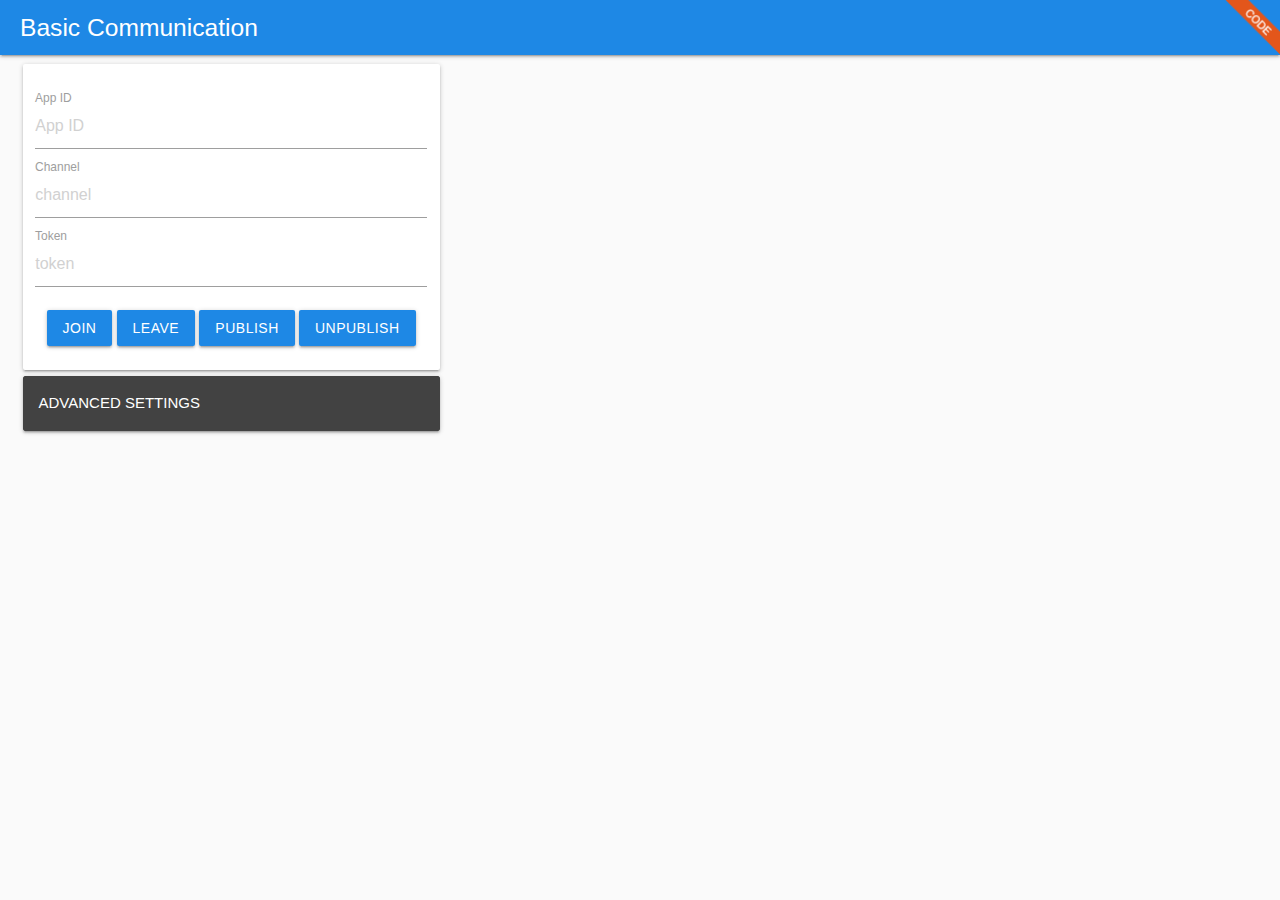
<file: Agora-web/index.html>
<!DOCTYPE html>
<html lang="en">

<head>
    <meta charset="UTF-8">
    <meta http-equiv="X-UA-Compatible" content="ie=edge">
    <meta name="viewport" content="width=device-width, initial-scale=1, shrink-to-fit=no">
    <title>Basic Communication</title>
    <link rel="stylesheet" href="./assets/common.css" />
</head>

<body class="agora-theme">
    <div class="navbar-fixed">
        <nav class="agora-navbar">
            <div class="nav-wrapper agora-primary-bg valign-wrapper">
                <h5 class="left-align">Basic Communication</h5>
                <a href="https://github.com/AgoraIO/Basic-Video-Call/tree/master/One-to-One-Video/Agora-Web-Tutorial-1to1" class="agora-github-pin"></a>
            </div>
        </nav>
    </div>
    <form id="form" class="row col l12 s12">
        <div class="row container col l12 s12">
            <div class="col" style="min-width: 433px; max-width: 443px">
                <div class="card" style="margin-top: 0px; margin-bottom: 0px;">
                    <div class="row card-content" style="margin-bottom: 0px;">
                        <div class="input-field">
                            <label for="appID" class="active">App ID</label>
                            <input type="text" placeholder="App ID" name="appID">
                        </div>
                        <div class="input-field">
                            <label for="channel" class="active">Channel</label>
                            <input type="text" placeholder="channel" name="channel">
                        </div>
                        <div class="input-field">
                            <label for="token" class="active">Token</label>
                            <input type="text" placeholder="token" name="token">
                        </div>
                        <div class="row" style="margin: 0">
                            <div class="col s12">
                                <button class="btn btn-raised btn-primary waves-effect waves-light" id="join">JOIN</button>
                                <button class="btn btn-raised btn-primary waves-effect waves-light" id="leave">LEAVE</button>
                                <button class="btn btn-raised btn-primary waves-effect waves-light" id="publish">PUBLISH</button>
                                <button class="btn btn-raised btn-primary waves-effect waves-light" id="unpublish">UNPUBLISH</button>
                            </div>
                        </div>
                    </div>
                </div>
                <ul class="collapsible card agora-secondary-border" style="margin-top: .4rem; border: 1px ">
                    <li>
                        <div class="collapsible-header agora-secondary-bg">
                            <h8 class="center-align">ADVANCED SETTINGS</h8>
                        </div>
                        <div class="collapsible-body card-content">
                            <div class="row">
                                <div class="col s12">
                                    <div class="input-field">
                                        <label for="UID" class="active">UID</label>
                                        <input type="number" placeholder="UID" name="uid">
                                    </div>
                                    <div class="input-field">
                                        <label for="cameraId" class="active">CAMERA</label>
                                        <select name="cameraId" id="cameraId"></select>
                                    </div>
                                    <div class="input-field">
                                        <label for="microphoneId" class="active">MICROPHONE</label>
                                        <select name="microphoneId" id="microphoneId"></select>
                                    </div>
                                    <div class="input-field">
                                        <label for="cameraResolution" class="active">CAMERA RESOLUTION</label>
                                        <select name="cameraResolution" id="cameraResolution"></select>
                                    </div>
                                    <div class="row col s12">
                                        <div class="row">
                                            <label for="mode" class="active">MODE</label>
                                        </div>
                                        <div class="row">
                                            <label>
                        <input type="radio" class="with-gap" name="mode" value="live" checked />
                        <span>live</span>
                      </label>

                                            <label>
                        <input type="radio" class="with-gap" name="mode" value="rtc" />
                        <span>rtc</span>
                      </label>
                                        </div>
                                    </div>
                                    <div class="row col s12">
                                        <div class="row">
                                            <label for="codec" class="active">CODEC</label>
                                        </div>
                                        <div class="row">
                                            <label>
                        <input type="radio" class="with-gap" name="codec" value="h264" checked />
                        <span>h264</span>
                      </label>

                                            <label>
                        <input type="radio" class="with-gap" name="codec" value="vp8" />
                        <span>vp8</span>
                      </label>
                                        </div>
                                    </div>
                                </div>
                            </div>
                    </li>
                </ul>
                </div>
                <div class="col s7">
                    <div class="video-grid" id="video">
                        <div class="video-view">
                            <div id="local_stream" class="video-placeholder"></div>
                            <div id="local_video_info" class="video-profile hide"></div>
                            <div id="video_autoplay_local" class="autoplay-fallback hide"></div>
                        </div>
                    </div>
                </div>
            </div>
    </form>
    <script src="vendor/jquery.min.js"></script>
    <script src="vendor/materialize.min.js"></script>
    <script src="https://cdn.agora.io/sdk/release/AgoraRTCSDK-2.9.0.js"></script>
    <script>
        console.log("agora sdk version: " + AgoraRTC.VERSION + " compatible: " + AgoraRTC.checkSystemRequirements())
        var resolutions = [{
            name: "default",
            value: "default",
        }, {
            name: "480p",
            value: "480p",
        }, {
            name: "720p",
            value: "720p",
        }, {
            name: "1080p",
            value: "1080p"
        }]

        function Toastify(options) {
            M.toast({
                html: options.text,
                classes: options.classes
            })
        }

        var Toast = {
            info: (msg) => {
                Toastify({
                    text: msg,
                    classes: "info-toast"
                })
            },
            notice: (msg) => {
                Toastify({
                    text: msg,
                    classes: "notice-toast"
                })
            },
            error: (msg) => {
                Toastify({
                    text: msg,
                    classes: "error-toast"
                })
            }
        }

        function validator(formData, fields) {
            var keys = Object.keys(formData)
            for (let key of keys) {
                if (fields.indexOf(key) != -1) {
                    if (!formData[key]) {
                        Toast.error("Please Enter " + key)
                        return false
                    }
                }
            }
            return true
        }

        function serializeformData() {
            var formData = $("#form").serializeArray()
            var obj = {}
            for (var item of formData) {
                var key = item.name
                var val = item.value
                obj[key] = val
            }
            return obj
        }

        function addView(id, show) {
            if (!$("#" + id)[0]) {
                $("<div/>", {
                    id: "remote_video_panel_" + id,
                    class: "video-view",
                }).appendTo("#video")

                $("<div/>", {
                    id: "remote_video_" + id,
                    class: "video-placeholder",
                }).appendTo("#remote_video_panel_" + id)

                $("<div/>", {
                    id: "remote_video_info_" + id,
                    class: "video-profile " + (show ? "" : "hide"),
                }).appendTo("#remote_video_panel_" + id)

                $("<div/>", {
                    id: "video_autoplay_" + id,
                    class: "autoplay-fallback hide",
                }).appendTo("#remote_video_panel_" + id)
            }
        }

        function removeView(id) {
            if ($("#remote_video_panel_" + id)[0]) {
                $("#remote_video_panel_" + id).remove()
            }
        }

        function getDevices(next) {
            AgoraRTC.getDevices(function(items) {
                items.filter(function(item) {
                        return ["audioinput", "videoinput"].indexOf(item.kind) !== -1
                    })
                    .map(function(item) {
                        return {
                            name: item.label,
                            value: item.deviceId,
                            kind: item.kind,
                        }
                    })
                var videos = []
                var audios = []
                for (var i = 0; i < items.length; i++) {
                    var item = items[i]
                    if ("videoinput" == item.kind) {
                        var name = item.label
                        var value = item.deviceId
                        if (!name) {
                            name = "camera-" + videos.length
                        }
                        videos.push({
                            name: name,
                            value: value,
                            kind: item.kind
                        })
                    }
                    if ("audioinput" == item.kind) {
                        var name = item.label
                        var value = item.deviceId
                        if (!name) {
                            name = "microphone-" + audios.length
                        }
                        audios.push({
                            name: name,
                            value: value,
                            kind: item.kind
                        })
                    }
                }
                next({
                    videos: videos,
                    audios: audios
                })
            })
        }

        var rtc = {
            client: null,
            joined: false,
            published: false,
            localStream: null,
            remoteStreams: [],
            params: {}
        }

        function handleEvents(rtc) {
            // Occurs when an error message is reported and requires error handling.
            rtc.client.on("error", (err) => {
                    console.log(err)
                })
                // Occurs when the peer user leaves the channel; for example, the peer user calls Client.leave.
            rtc.client.on("peer-leave", function(evt) {
                    var id = evt.uid;
                    console.log("id", evt)
                    let streams = rtc.remoteStreams.filter(e => id !== e.getId())
                    let peerStream = rtc.remoteStreams.find(e => id === e.getId())
                    if (peerStream && peerStream.isPlaying()) {
                        peerStream.stop()
                    }
                    rtc.remoteStreams = streams
                    if (id !== rtc.params.uid) {
                        removeView(id)
                    }
                    Toast.notice("peer leave")
                    console.log("peer-leave", id)
                })
                // Occurs when the local stream is published.
            rtc.client.on("stream-published", function(evt) {
                    Toast.notice("stream published success")
                    console.log("stream-published")
                })
                // Occurs when the remote stream is added.
            rtc.client.on("stream-added", function(evt) {
                    var remoteStream = evt.stream
                    var id = remoteStream.getId()
                    Toast.info("stream-added uid: " + id)
                    if (id !== rtc.params.uid) {
                        rtc.client.subscribe(remoteStream, function(err) {
                            console.log("stream subscribe failed", err)
                        })
                    }
                    console.log("stream-added remote-uid: ", id)
                })
                // Occurs when a user subscribes to a remote stream.
            rtc.client.on("stream-subscribed", function(evt) {
                    var remoteStream = evt.stream
                    var id = remoteStream.getId()
                    rtc.remoteStreams.push(remoteStream)
                    addView(id)
                    remoteStream.play("remote_video_" + id)
                    Toast.info("stream-subscribed remote-uid: " + id)
                    console.log("stream-subscribed remote-uid: ", id)
                })
                // Occurs when the remote stream is removed; for example, a peer user calls Client.unpublish.
            rtc.client.on("stream-removed", function(evt) {
                var remoteStream = evt.stream
                var id = remoteStream.getId()
                Toast.info("stream-removed uid: " + id)
                if (remoteStream.isPlaying()) {
                    remoteStream.stop()
                }
                rtc.remoteStreams = rtc.remoteStreams.filter(function(stream) {
                    return stream.getId() !== id
                })
                removeView(id)
                console.log("stream-removed remote-uid: ", id)
            })
            rtc.client.on("onTokenPrivilegeWillExpire", function() {
                // After requesting a new token
                // rtc.client.renewToken(token);
                Toast.info("onTokenPrivilegeWillExpire")
                console.log("onTokenPrivilegeWillExpire")
            })
            rtc.client.on("onTokenPrivilegeDidExpire", function() {
                // After requesting a new token
                // client.renewToken(token);
                Toast.info("onTokenPrivilegeDidExpire")
                console.log("onTokenPrivilegeDidExpire")
            })
        }

        /**
         * rtc: rtc object
         * option: {
         *  mode: string, "live" | "rtc"
         *  codec: string, "h264" | "vp8"
         *  appID: string
         *  channel: string, channel name
         *  uid: number
         *  token; string,
         * }
         **/
        function join(rtc, option) {
            if (rtc.joined) {
                Toast.error("Your already joined")
                return;
            }

            /**
             * A class defining the properties of the config parameter in the createClient method.
             * Note:
             *    Ensure that you do not leave mode and codec as empty.
             *    Ensure that you set these properties before calling Client.join.
             *  You could find more detail here. https://docs.agora.io/en/Video/API%20Reference/web/interfaces/agorartc.clientconfig.html
             **/
            rtc.client = AgoraRTC.createClient({
                mode: option.mode,
                codec: option.codec
            })

            rtc.params = option

            // handle AgoraRTC client event
            handleEvents(rtc)

            // init client
            rtc.client.init(option.appID, function() {
                console.log("init success")

                /**
                 * Joins an AgoraRTC Channel
                 * This method joins an AgoraRTC channel.
                 * Parameters
                 * tokenOrKey: string | null
                 *    Low security requirements: Pass null as the parameter value.
                 *    High security requirements: Pass the string of the Token or Channel Key as the parameter value. See Use Security Keys for details.
                 *  channel: string
                 *    A string that provides a unique channel name for the Agora session. The length must be within 64 bytes. Supported character scopes:
                 *    26 lowercase English letters a-z
                 *    26 uppercase English letters A-Z
                 *    10 numbers 0-9
                 *    Space
                 *    "!", "#", "$", "%", "&", "(", ")", "+", "-", ":", ";", "<", "=", ".", ">", "?", "@", "[", "]", "^", "_", "{", "}", "|", "~", ","
                 *  uid: number | null
                 *    The user ID, an integer. Ensure this ID is unique. If you set the uid to null, the server assigns one and returns it in the onSuccess callback.
                 *   Note:
                 *      All users in the same channel should have the same type (number or string) of uid.
                 *      If you use a number as the user ID, it should be a 32-bit unsigned integer with a value ranging from 0 to (232-1).
                 **/
                rtc.client.join(option.token ? option.token : null, option.channel, option.uid ? +option.uid : null, function(uid) {
                    Toast.notice("join channel: " + option.channel + " success, uid: " + uid)
                    console.log("join channel: " + option.channel + " success, uid: " + uid)
                    rtc.joined = true

                    rtc.params.uid = uid

                    // create local stream
                    rtc.localStream = AgoraRTC.createStream({
                        streamID: rtc.params.uid,
                        audio: true,
                        video: true,
                        screen: false,
                        microphoneId: option.microphoneId,
                        cameraId: option.cameraId
                    })

                    // init local stream
                    rtc.localStream.init(function() {
                        console.log("init local stream success")
                            // play stream with html element id "local_stream"
                        rtc.localStream.play("local_stream")

                        // publish local stream
                        publish(rtc)
                    }, function(err) {
                        Toast.error("stream init failed, please open console see more detail")
                        console.error("init local stream failed ", err)
                    })
                }, function(err) {
                    Toast.error("client join failed, please open console see more detail")
                    console.error("client join failed", err)
                })
            }, (err) => {
                Toast.error("client init failed, please open console see more detail")
                console.error(err)
            })
        }

        function publish(rtc) {
            if (!rtc.client) {
                Toast.error("Please Join Room First")
                return
            }
            if (rtc.published) {
                Toast.error("Your already published")
                return
            }
            var oldState = rtc.published

            // publish localStream
            rtc.client.publish(rtc.localStream, function(err) {
                rtc.published = oldState
                console.log("publish failed")
                Toast.error("publish failed")
                console.error(err)
            })
            Toast.info("publish")
            rtc.published = true
        }

        function unpublish(rtc) {
            if (!rtc.client) {
                Toast.error("Please Join Room First")
                return
            }
            if (!rtc.published) {
                Toast.error("Your didn't publish")
                return
            }
            var oldState = rtc.published
            rtc.client.unpublish(rtc.localStream, function(err) {
                rtc.published = oldState
                console.log("unpublish failed")
                Toast.error("unpublish failed")
                console.error(err)
            })
            Toast.info("unpublish")
            rtc.published = false
        }

        function leave(rtc) {
            if (!rtc.client) {
                Toast.error("Please Join First!")
                return
            }
            if (!rtc.joined) {
                Toast.error("You are not in channel")
                return
            }
            /**
             * Leaves an AgoraRTC Channel
             * This method enables a user to leave a channel.
             **/
            rtc.client.leave(function() {
                // stop stream
                if (rtc.localStream.isPlaying()) {
                    rtc.localStream.stop()
                }
                // close stream
                rtc.localStream.close()
                for (let i = 0; i < rtc.remoteStreams.length; i++) {
                    var stream = rtc.remoteStreams.shift()
                    var id = stream.getId()
                    if (stream.isPlaying()) {
                        stream.stop()
                    }
                    removeView(id)
                }
                rtc.localStream = null
                rtc.remoteStreams = []
                rtc.client = null
                console.log("client leaves channel success")
                rtc.published = false
                rtc.joined = false
                Toast.notice("leave success")
            }, function(err) {
                console.log("channel leave failed")
                Toast.error("leave success")
                console.error(err)
            })
        }

        $(function() {
            getDevices(function(devices) {
                devices.audios.forEach(function(audio) {
                    $("<option/>", {
                        value: audio.value,
                        text: audio.name,
                    }).appendTo("#microphoneId")
                })
                devices.videos.forEach(function(video) {
                    $("<option/>", {
                        value: video.value,
                        text: video.name,
                    }).appendTo("#cameraId")
                })
                resolutions.forEach(function(resolution) {
                    $("<option/>", {
                        value: resolution.value,
                        text: resolution.name
                    }).appendTo("#cameraResolution")
                })
                M.AutoInit()
            })

            var fields = ["appID", "channel"]

            $("#join").on("click", function(e) {
                console.log("join")
                e.preventDefault()
                var params = serializeformData()
                if (validator(params, fields)) {
                    join(rtc, params)
                }
            })

            $("#publish").on("click", function(e) {
                console.log("publish")
                e.preventDefault()
                var params = serializeformData()
                if (validator(params, fields)) {
                    publish(rtc)
                }
            })

            $("#unpublish").on("click", function(e) {
                console.log("unpublish")
                e.preventDefault()
                var params = serializeformData()
                if (validator(params, fields)) {
                    unpublish(rtc)
                }
            })

            $("#leave").on("click", function(e) {
                console.log("leave")
                e.preventDefault()
                var params = serializeformData()
                if (validator(params, fields)) {
                    leave(rtc)
                }
            })
        })
    </script>

</html>
</file>
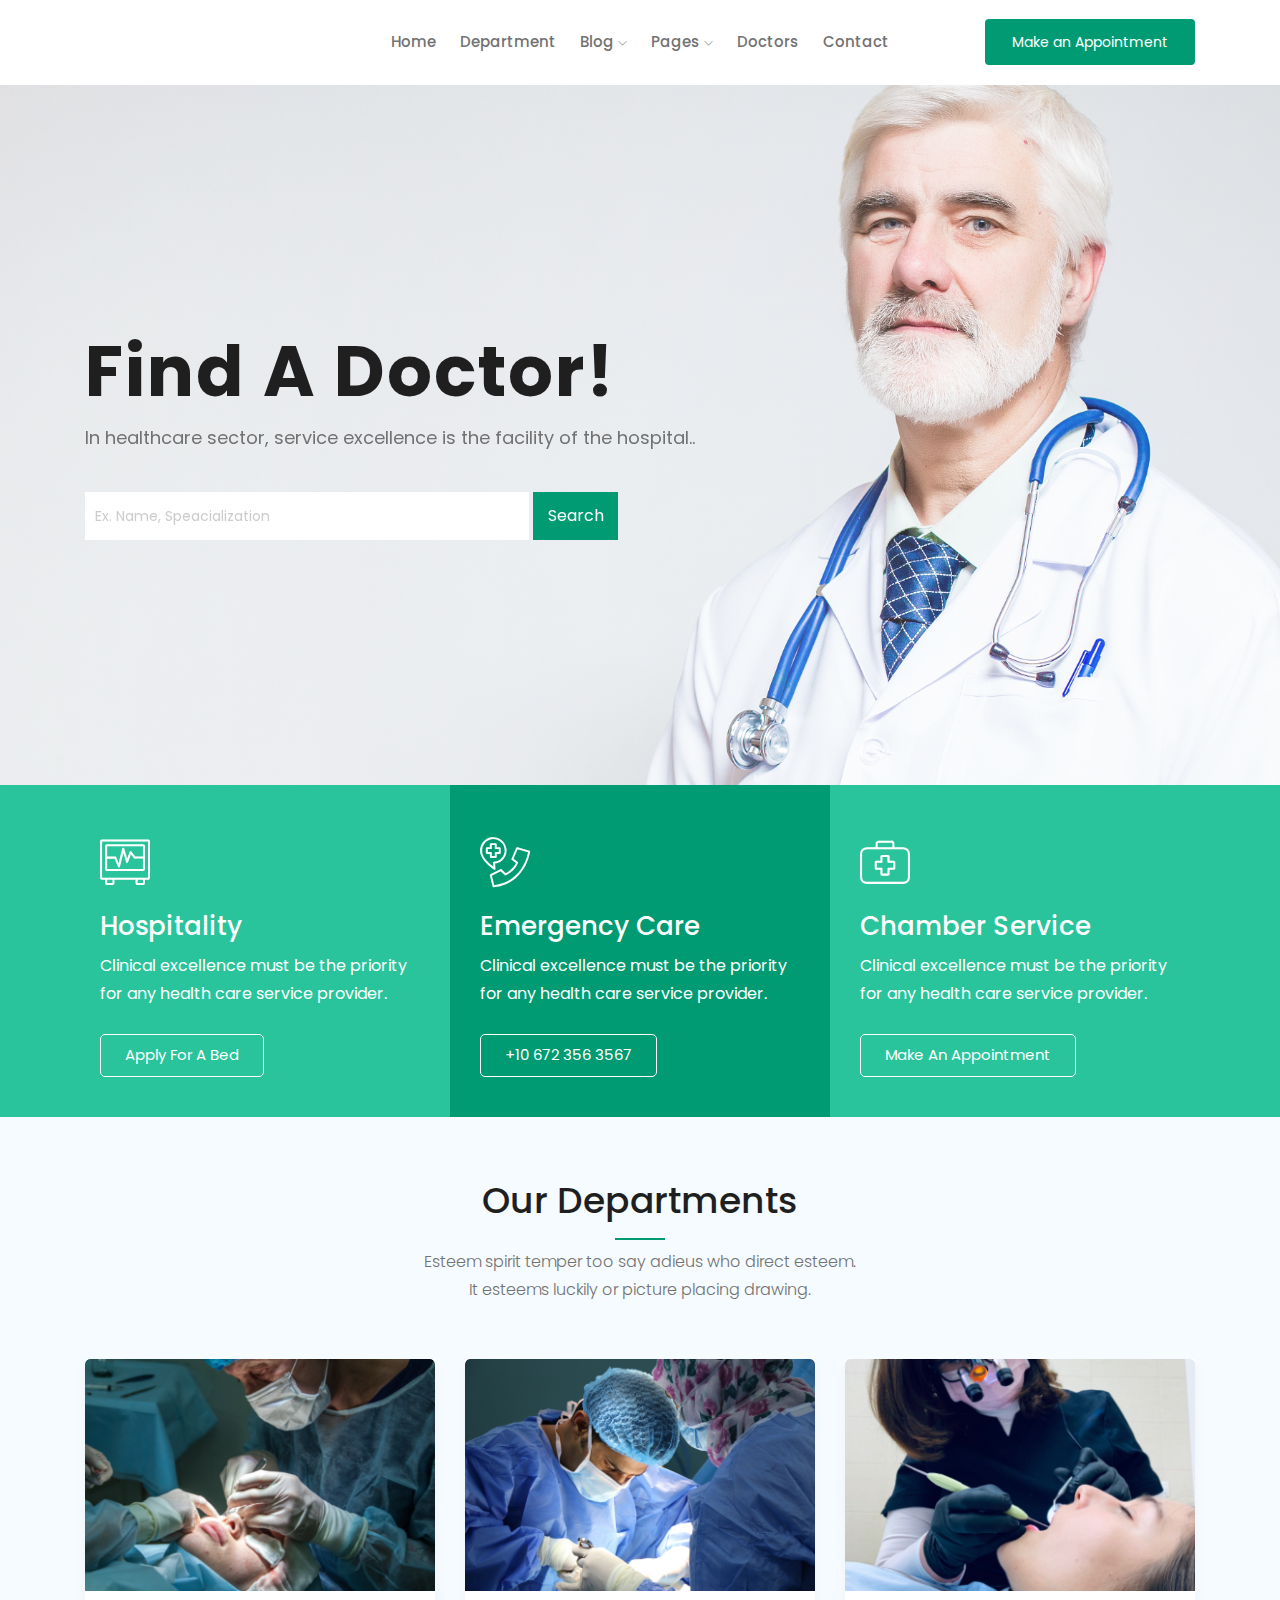
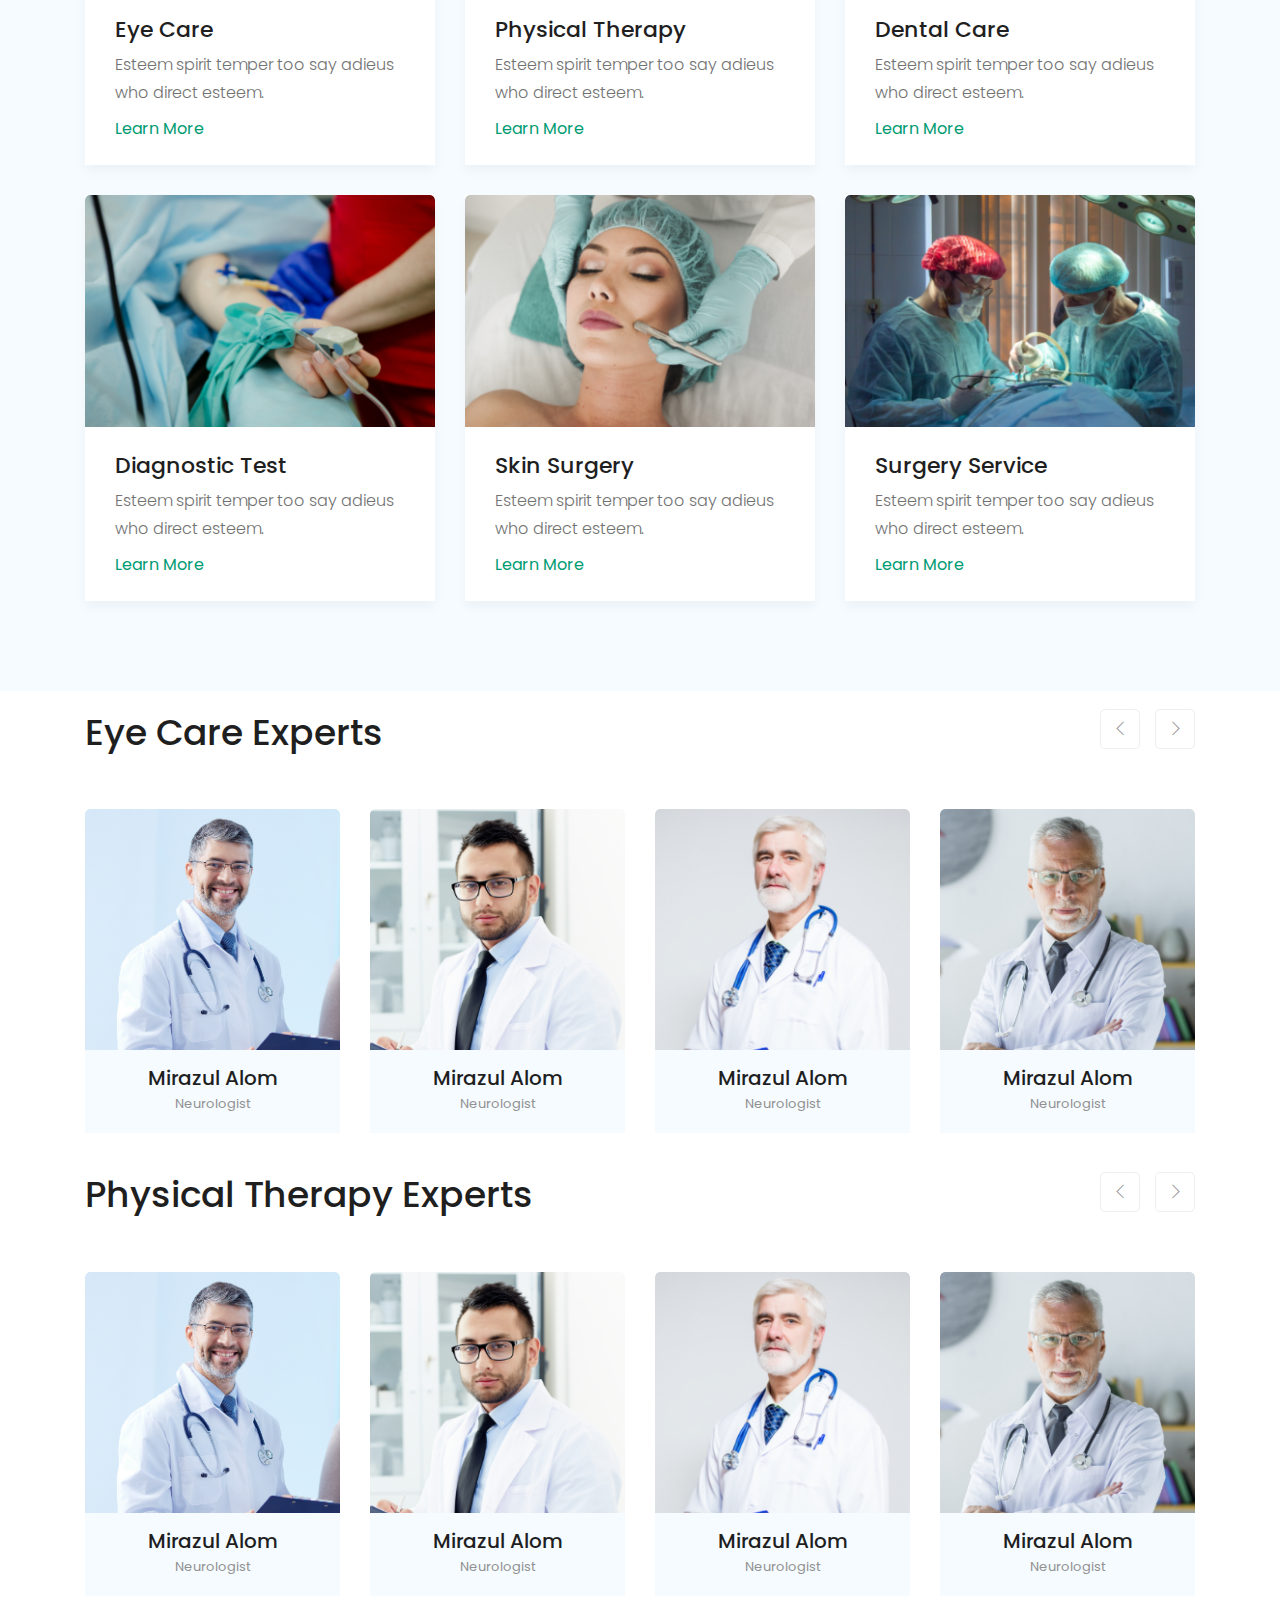
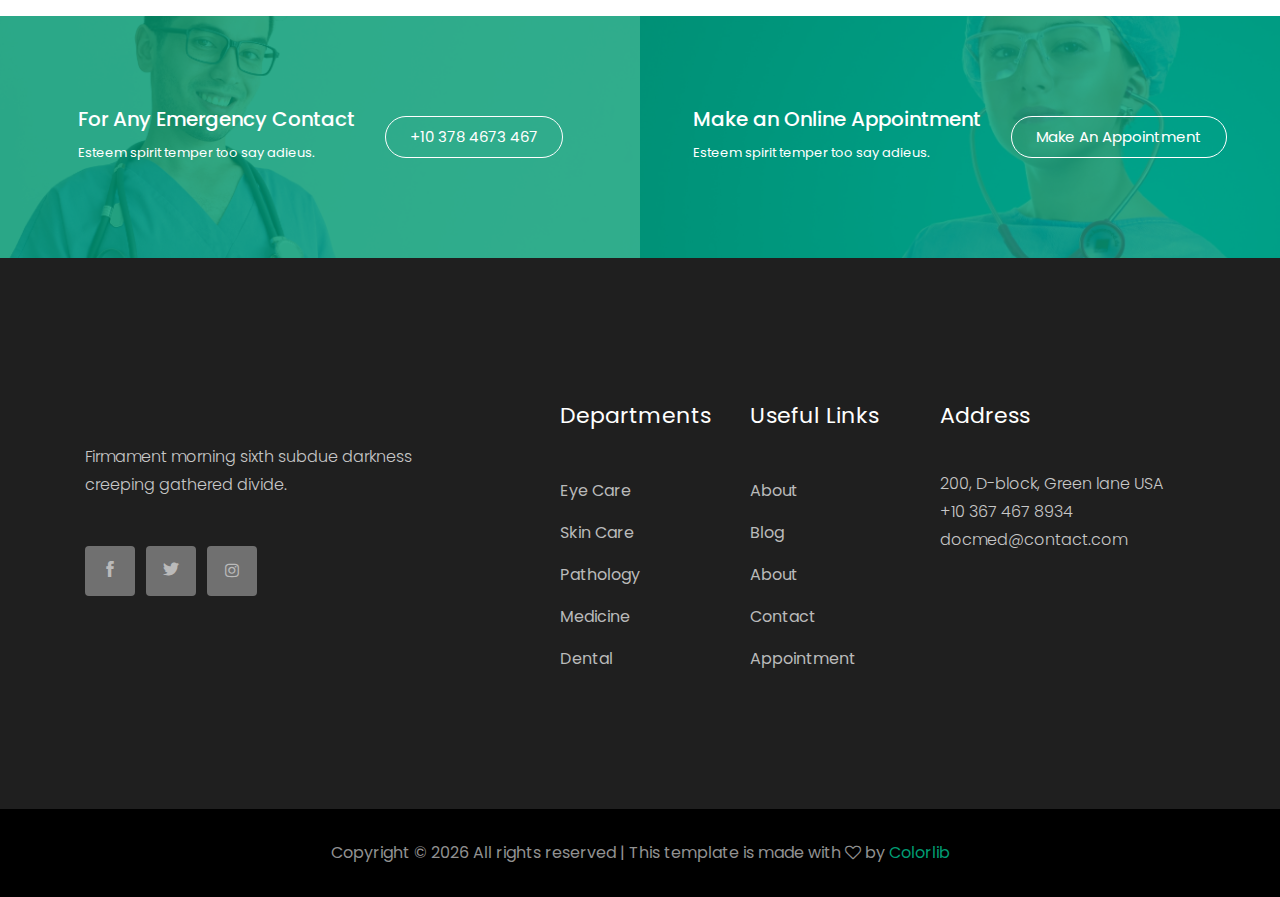
<file: Doctors/index.html>
<!doctype html>
<html class="no-js" lang="zxx">

<head>
    <meta charset="utf-8">
    <meta http-equiv="x-ua-compatible" content="ie=edge">
    <title>Doctors</title>
    <meta name="description" content="">
    <meta name="viewport" content="width=device-width, initial-scale=1">

    <!-- <link rel="manifest" href="site.webmanifest"> -->
    <link rel="shortcut icon" type="image/x-icon" href="img/favicon.png">
    <!-- Place favicon.ico in the root directory -->

    <!-- CSS here -->
    <link rel="stylesheet" href="css/bootstrap.min.css">
    <link rel="stylesheet" href="css/owl.carousel.min.css">
    <link rel="stylesheet" href="css/magnific-popup.css">
    <link rel="stylesheet" href="css/font-awesome.min.css">
    <link rel="stylesheet" href="css/themify-icons.css">
    <link rel="stylesheet" href="css/nice-select.css">
    <link rel="stylesheet" href="css/flaticon.css">
    <link rel="stylesheet" href="css/gijgo.css">
    <link rel="stylesheet" href="css/animate.css">
    <link rel="stylesheet" href="css/slicknav.css">
    <link rel="stylesheet" href="css/style.css">
    <!-- <link rel="stylesheet" href="css/responsive.css"> -->
    <style>
        input {
            padding: 12px 10px;
            border: 0;
            font-size: 16px;
        }
        
        .search {
            width: 40%;
        }
        
        .submit {
            width: 85px;
            background-color: #009b72;
            color: #ffffff;
        }
    </style>
</head>

<body>
    <!--[if lte IE 9]>
            <p class="browserupgrade">You are using an <strong>outdated</strong> browser. Please <a href="https://browsehappy.com/">upgrade your browser</a> to improve your experience and security.</p>
        <![endif]-->

    <!-- header-start -->
    <header>
        <div class="header-area ">

            <div id="sticky-header" class="main-header-area">
                <div class="container">
                    <div class="row align-items-center">
                        <div class="col-xl-3 col-lg-2">
                            <div class="logo">
                                <a href="index.html">
                                    <!-- <img src="img/logo.png" alt=""> -->
                                </a>
                            </div>
                        </div>
                        <div class="col-xl-6 col-lg-7">
                            <div class="main-menu  d-none d-lg-block">
                                <nav>
                                    <ul id="navigation">
                                        <li><a class="active" href="index.html">home</a></li>
                                        <li><a href="Department.html">Department</a></li>
                                        <li><a href="#">blog <i class="ti-angle-down"></i></a>
                                            <ul class="submenu">
                                                <li><a href="blog.html">blog</a></li>

                                            </ul>
                                        </li>
                                        <li><a href="#">pages <i class="ti-angle-down"></i></a>
                                            <ul class="submenu">
                                                <li><a href="elements.html">elements</a></li>
                                                <li><a href="about.html">about</a></li>
                                            </ul>
                                        </li>
                                        <li><a href="Doctors.html">Doctors</a></li>
                                        <li><a href="contact.html">Contact</a></li>
                                    </ul>
                                </nav>
                            </div>
                        </div>
                        <div class="col-xl-3 col-lg-3 d-none d-lg-block">
                            <div class="Appointment">
                                <div class="book_btn d-none d-lg-block">
                                    <a class="popup-with-form" href="#test-formh">Make an Appointment</a>
                                </div>
                            </div>
                        </div>
                        <div class="col-12">
                            <div class="mobile_menu d-block d-lg-none"></div>
                        </div>
                    </div>
                </div>
            </div>
        </div>
    </header>
    <!-- header-end -->

    <!-- slider_area_start -->
    <div class="slider_area">
        <div class="slider_active owl-carousel">
            <div class="single_slider  d-flex align-items-center slider_bg_2">
                <div class="container">
                    <div class="row">
                        <div class="col-xl-12">
                            <div class="slider_text ">
                                <h3> <span>Find A doctor!</span></h3>
                                <p>In healthcare sector, service excellence is the facility of the hospital..</p>
                                <input type="text" name="text" class="search" placeholder="Ex. Name, Speacialization">
                                <input type="submit" name="submit" class="submit" value="Search">

                            </div>
                        </div>
                    </div>
                </div>
            </div>
        </div>
    </div>
    </div>
    <!-- slider_area_end -->

    <!-- service_area_start -->
    <div class="service_area">
        <div class="container p-0">
            <div class="row no-gutters">
                <div class="col-xl-4 col-md-4">
                    <div class="single_service">
                        <div class="icon">
                            <i class="flaticon-electrocardiogram"></i>
                        </div>
                        <h3>Hospitality</h3>
                        <p>Clinical excellence must be the priority for any health care service provider.</p>
                        <a href="#" class="boxed-btn3-white">Apply For a Bed</a>
                    </div>
                </div>
                <div class="col-xl-4 col-md-4">
                    <div class="single_service">
                        <div class="icon">
                            <i class="flaticon-emergency-call"></i>
                        </div>
                        <h3>Emergency Care</h3>
                        <p>Clinical excellence must be the priority for any health care service provider.</p>
                        <a href="#" class="boxed-btn3-white">+10 672 356 3567</a>
                    </div>
                </div>
                <div class="col-xl-4 col-md-4">
                    <div class="single_service">
                        <div class="icon">
                            <i class="flaticon-first-aid-kit"></i>
                        </div>
                        <h3>Chamber Service</h3>
                        <p>Clinical excellence must be the priority for any health care service provider.</p>
                        <a href="#" class="boxed-btn3-white">Make an Appointment</a>
                    </div>
                </div>
            </div>
        </div>
    </div>
    <!-- service_area_end -->


    <!-- offers_area_start -->
    <div class="our_department_area">
        <div class="container">
            <div class="row">
                <div class="col-xl-12">
                    <div class="section_title text-center mb-55">
                        <h3>Our Departments</h3>
                        <p>Esteem spirit temper too say adieus who direct esteem. <br> It esteems luckily or picture placing drawing. </p>
                    </div>
                </div>
            </div>
            <div class="row">
                <div class="col-xl-4 col-md-6 col-lg-4">
                    <div class="single_department">
                        <div class="department_thumb">
                            <img src="img/department/1.png" alt="">
                        </div>
                        <div class="department_content">
                            <h3><a href="#">Eye Care</a></h3>
                            <p>Esteem spirit temper too say adieus who direct esteem.</p>
                            <a href="#" class="learn_more">Learn More</a>
                        </div>
                    </div>
                </div>
                <div class="col-xl-4 col-md-6 col-lg-4">
                    <div class="single_department">
                        <div class="department_thumb">
                            <img src="img/department/2.png" alt="">
                        </div>
                        <div class="department_content">
                            <h3><a href="#">Physical Therapy</a></h3>
                            <p>Esteem spirit temper too say adieus who direct esteem.</p>
                            <a href="#" class="learn_more">Learn More</a>
                        </div>
                    </div>
                </div>
                <div class="col-xl-4 col-md-6 col-lg-4">
                    <div class="single_department">
                        <div class="department_thumb">
                            <img src="img/department/3.png" alt="">
                        </div>
                        <div class="department_content">
                            <h3><a href="#">Dental Care</a></h3>
                            <p>Esteem spirit temper too say adieus who direct esteem.</p>
                            <a href="#" class="learn_more">Learn More</a>
                        </div>
                    </div>
                </div>
                <div class="col-xl-4 col-md-6 col-lg-4">
                    <div class="single_department">
                        <div class="department_thumb">
                            <img src="img/department/4.png" alt="">
                        </div>
                        <div class="department_content">
                            <h3><a href="#">Diagnostic Test</a></h3>
                            <p>Esteem spirit temper too say adieus who direct esteem.</p>
                            <a href="#" class="learn_more">Learn More</a>
                        </div>
                    </div>
                </div>
                <div class="col-xl-4 col-md-6 col-lg-4">
                    <div class="single_department">
                        <div class="department_thumb">
                            <img src="img/department/5.png" alt="">
                        </div>
                        <div class="department_content">
                            <h3><a href="#">Skin Surgery</a></h3>
                            <p>Esteem spirit temper too say adieus who direct esteem.</p>
                            <a href="#" class="learn_more">Learn More</a>
                        </div>
                    </div>
                </div>
                <div class="col-xl-4 col-md-6 col-lg-4">
                    <div class="single_department">
                        <div class="department_thumb">
                            <img src="img/department/6.png" alt="">
                        </div>
                        <div class="department_content">
                            <h3><a href="#">Surgery Service</a></h3>
                            <p>Esteem spirit temper too say adieus who direct esteem.</p>
                            <a href="#" class="learn_more">Learn More</a>
                        </div>
                    </div>
                </div>
            </div>
        </div>
    </div>
    <!-- offers_area_end -->


    <!-- business_expert_area_start  -->


    <!-- expert_doctors_area_start -->
    <div class="expert_doctors_area">
        <div class="container">
            <div class="row">
                <div class="col-xl-12">
                    <div class="doctors_title mb-55">
                        <h3>Eye Care Experts</h3>
                    </div>
                </div>
            </div>
            <div class="row">
                <div class="col-xl-12">
                    <div class="expert_active owl-carousel">
                        <div class="single_expert">
                            <div class="expert_thumb">
                                <img src="img/experts/1.png" alt="">
                            </div>
                            <div class="experts_name text-center">
                                <h3>Mirazul Alom</h3>
                                <span>Neurologist</span>
                            </div>
                        </div>
                        <div class="single_expert">
                            <div class="expert_thumb">
                                <img src="img/experts/2.png" alt="">
                            </div>
                            <div class="experts_name text-center">
                                <h3>Mirazul Alom</h3>
                                <span>Neurologist</span>
                            </div>
                        </div>
                        <div class="single_expert">
                            <div class="expert_thumb">
                                <img src="img/experts/3.png" alt="">
                            </div>
                            <div class="experts_name text-center">
                                <h3>Mirazul Alom</h3>
                                <span>Neurologist</span>
                            </div>
                        </div>
                        <div class="single_expert">
                            <div class="expert_thumb">
                                <img src="img/experts/4.png" alt="">
                            </div>
                            <div class="experts_name text-center">
                                <h3>Mirazul Alom</h3>
                                <span>Neurologist</span>
                            </div>
                        </div>
                        <div class="single_expert">
                            <div class="expert_thumb">
                                <img src="img/experts/1.png" alt="">
                            </div>
                            <div class="experts_name text-center">
                                <h3>Mirazul Alom</h3>
                                <span>Neurologist</span>
                            </div>
                        </div>
                        <div class="single_expert">
                            <div class="expert_thumb">
                                <img src="img/experts/2.png" alt="">
                            </div>
                            <div class="experts_name text-center">
                                <h3>Mirazul Alom</h3>
                                <span>Neurologist</span>
                            </div>
                        </div>
                    </div>
                </div>
            </div>
        </div>
    </div>
    <!-- expert_doctors_area_end -->
    <div class="expert_doctors_area">
        <div class="container">
            <div class="row">
                <div class="col-xl-12">
                    <div class="doctors_title mb-55">
                        <h3>Physical Therapy Experts</h3>
                    </div>
                </div>
            </div>
            <div class="row">
                <div class="col-xl-12">
                    <div class="expert_active owl-carousel">
                        <div class="single_expert">
                            <div class="expert_thumb">
                                <img src="img/experts/1.png" alt="">
                            </div>
                            <div class="experts_name text-center">
                                <h3>Mirazul Alom</h3>
                                <span>Neurologist</span>
                            </div>
                        </div>
                        <div class="single_expert">
                            <div class="expert_thumb">
                                <img src="img/experts/2.png" alt="">
                            </div>
                            <div class="experts_name text-center">
                                <h3>Mirazul Alom</h3>
                                <span>Neurologist</span>
                            </div>
                        </div>
                        <div class="single_expert">
                            <div class="expert_thumb">
                                <img src="img/experts/3.png" alt="">
                            </div>
                            <div class="experts_name text-center">
                                <h3>Mirazul Alom</h3>
                                <span>Neurologist</span>
                            </div>
                        </div>
                        <div class="single_expert">
                            <div class="expert_thumb">
                                <img src="img/experts/4.png" alt="">
                            </div>
                            <div class="experts_name text-center">
                                <h3>Mirazul Alom</h3>
                                <span>Neurologist</span>
                            </div>
                        </div>
                        <div class="single_expert">
                            <div class="expert_thumb">
                                <img src="img/experts/1.png" alt="">
                            </div>
                            <div class="experts_name text-center">
                                <h3>Mirazul Alom</h3>
                                <span>Neurologist</span>
                            </div>
                        </div>
                        <div class="single_expert">
                            <div class="expert_thumb">
                                <img src="img/experts/2.png" alt="">
                            </div>
                            <div class="experts_name text-center">
                                <h3>Mirazul Alom</h3>
                                <span>Neurologist</span>
                            </div>
                        </div>
                    </div>
                </div>
            </div>
        </div>
    </div>
    <!-- expert_doctors_area_end -->


    <!-- Emergency_contact start -->
    <div class="Emergency_contact">
        <div class="conatiner-fluid p-0">
            <div class="row no-gutters">
                <div class="col-xl-6">
                    <div class="single_emergency d-flex align-items-center justify-content-center emergency_bg_1 overlay_skyblue">
                        <div class="info">
                            <h3>For Any Emergency Contact</h3>
                            <p>Esteem spirit temper too say adieus.</p>
                        </div>
                        <div class="info_button">
                            <a href="#" class="boxed-btn3-white">+10 378 4673 467</a>
                        </div>
                    </div>
                </div>
                <div class="col-xl-6">
                    <div class="single_emergency d-flex align-items-center justify-content-center emergency_bg_2 overlay_skyblue">
                        <div class="info">
                            <h3>Make an Online Appointment</h3>
                            <p>Esteem spirit temper too say adieus.</p>
                        </div>
                        <div class="info_button">
                            <a href="#" class="boxed-btn3-white">Make an Appointment</a>
                        </div>
                    </div>
                </div>
            </div>
        </div>
    </div>
    <!-- Emergency_contact end -->

    <!-- footer start -->
    <footer class="footer">
        <div class="footer_top">
            <div class="container">
                <div class="row">
                    <div class="col-xl-4 col-md-6 col-lg-4">
                        <div class="footer_widget">
                            <div class="footer_logo">
                                <a href="#">

                                </a>
                            </div>
                            <p>
                                Firmament morning sixth subdue darkness creeping gathered divide.
                            </p>
                            <div class="socail_links">
                                <ul>
                                    <li>
                                        <a href="#">
                                            <i class="ti-facebook"></i>
                                        </a>
                                    </li>
                                    <li>
                                        <a href="#">
                                            <i class="ti-twitter-alt"></i>
                                        </a>
                                    </li>
                                    <li>
                                        <a href="#">
                                            <i class="fa fa-instagram"></i>
                                        </a>
                                    </li>
                                </ul>
                            </div>

                        </div>
                    </div>
                    <div class="col-xl-2 offset-xl-1 col-md-6 col-lg-3">
                        <div class="footer_widget">
                            <h3 class="footer_title">
                                Departments
                            </h3>
                            <ul>
                                <li><a href="#">Eye Care</a></li>
                                <li><a href="#">Skin Care</a></li>
                                <li><a href="#">Pathology</a></li>
                                <li><a href="#">Medicine</a></li>
                                <li><a href="#">Dental</a></li>
                            </ul>

                        </div>
                    </div>
                    <div class="col-xl-2 col-md-6 col-lg-2">
                        <div class="footer_widget">
                            <h3 class="footer_title">
                                Useful Links
                            </h3>
                            <ul>
                                <li><a href="#">About</a></li>
                                <li><a href="#">Blog</a></li>
                                <li><a href="#">About</a></li>
                                <li><a href="#"> Contact</a></li>
                                <li><a href="#"> Appointment</a></li>
                            </ul>
                        </div>
                    </div>
                    <div class="col-xl-3 col-md-6 col-lg-3">
                        <div class="footer_widget">
                            <h3 class="footer_title">
                                Address
                            </h3>
                            <p>
                                200, D-block, Green lane USA <br> +10 367 467 8934 <br> docmed@contact.com
                            </p>
                        </div>
                    </div>
                </div>
            </div>
        </div>
        <div class="copy-right_text">
            <div class="container">
                <div class="footer_border"></div>
                <div class="row">
                    <div class="col-xl-12">
                        <p class="copy_right text-center">
                            <!-- Link back to Colorlib can't be removed. Template is licensed under CC BY 3.0. -->
                            Copyright &copy;
                            <script>
                                document.write(new Date().getFullYear());
                            </script> All rights reserved | This template is made with <i class="fa fa-heart-o" aria-hidden="true"></i> by <a href="https://colorlib.com" target="_blank">Colorlib</a>
                            <!-- Link back to Colorlib can't be removed. Template is licensed under CC BY 3.0. -->
                        </p>
                    </div>
                </div>
            </div>
        </div>
    </footer>
    <!-- footer end  -->
    <!-- link that opens popup -->

    <!-- form itself end-->
    <form id="test-form" class="white-popup-block mfp-hide">
        <div class="popup_box ">
            <div class="popup_inner">
                <h3>Make an Appointment</h3>
                <form action="#">
                    <div class="row">
                        <div class="col-xl-6">
                            <input id="datepicker" placeholder="Pick date">
                        </div>
                        <div class="col-xl-6">
                            <input id="datepicker2" placeholder="Suitable time">
                        </div>
                        <div class="col-xl-6">
                            <select class="form-select wide" id="default-select" class="">
                                <option data-display="Select Department">Department</option>
                                <option value="1">Eye Care</option>
                                <option value="2">Physical Therapy</option>
                                <option value="3">Dental Care</option>
                            </select>
                        </div>
                        <div class="col-xl-6">
                            <select class="form-select wide" id="default-select" class="">
                                <option data-display="Doctors">Doctors</option>
                                <option value="1">Mirazul Alom</option>
                                <option value="2">Monzul Alom</option>
                                <option value="3">Azizul Isalm</option>
                            </select>
                        </div>
                        <div class="col-xl-6">
                            <input type="text" placeholder="Name">
                        </div>
                        <div class="col-xl-6">
                            <input type="text" placeholder="Phone no.">
                        </div>
                        <div class="col-xl-12">
                            <input type="email" placeholder="Email">
                        </div>
                        <div class="col-xl-12">
                            <button type="submit" class="boxed-btn3">Confirm</button>
                        </div>
                    </div>
                </form>
            </div>
        </div>
    </form>
    <!-- form itself end -->

    <!-- JS here -->
    <script src="js/vendor/modernizr-3.5.0.min.js"></script>
    <script src="js/vendor/jquery-1.12.4.min.js"></script>
    <script src="js/popper.min.js"></script>
    <script src="js/bootstrap.min.js"></script>
    <script src="js/owl.carousel.min.js"></script>
    <script src="js/isotope.pkgd.min.js"></script>
    <script src="js/ajax-form.js"></script>
    <script src="js/waypoints.min.js"></script>
    <script src="js/jquery.counterup.min.js"></script>
    <script src="js/imagesloaded.pkgd.min.js"></script>
    <script src="js/scrollIt.js"></script>
    <script src="js/jquery.scrollUp.min.js"></script>
    <script src="js/wow.min.js"></script>
    <script src="js/nice-select.min.js"></script>
    <script src="js/jquery.slicknav.min.js"></script>
    <script src="js/jquery.magnific-popup.min.js"></script>
    <script src="js/plugins.js"></script>
    <script src="js/gijgo.min.js"></script>
    <!--contact js-->
    <script src="js/contact.js"></script>
    <script src="js/jquery.ajaxchimp.min.js"></script>
    <script src="js/jquery.form.js"></script>
    <script src="js/jquery.validate.min.js"></script>
    <script src="js/mail-script.js"></script>

    <script src="js/main.js"></script>
    <script>
        $('#datepicker').datepicker({
            iconsLibrary: 'fontawesome',
            icons: {
                rightIcon: '<span class="fa fa-caret-down"></span>'
            }
        });
        $('#datepicker2').datepicker({
            iconsLibrary: 'fontawesome',
            icons: {
                rightIcon: '<span class="fa fa-caret-down"></span>'
            }

        });
        $(document).ready(function() {
            $('.js-example-basic-multiple').select2();
        });
    </script>
</body>

</html>
</file>
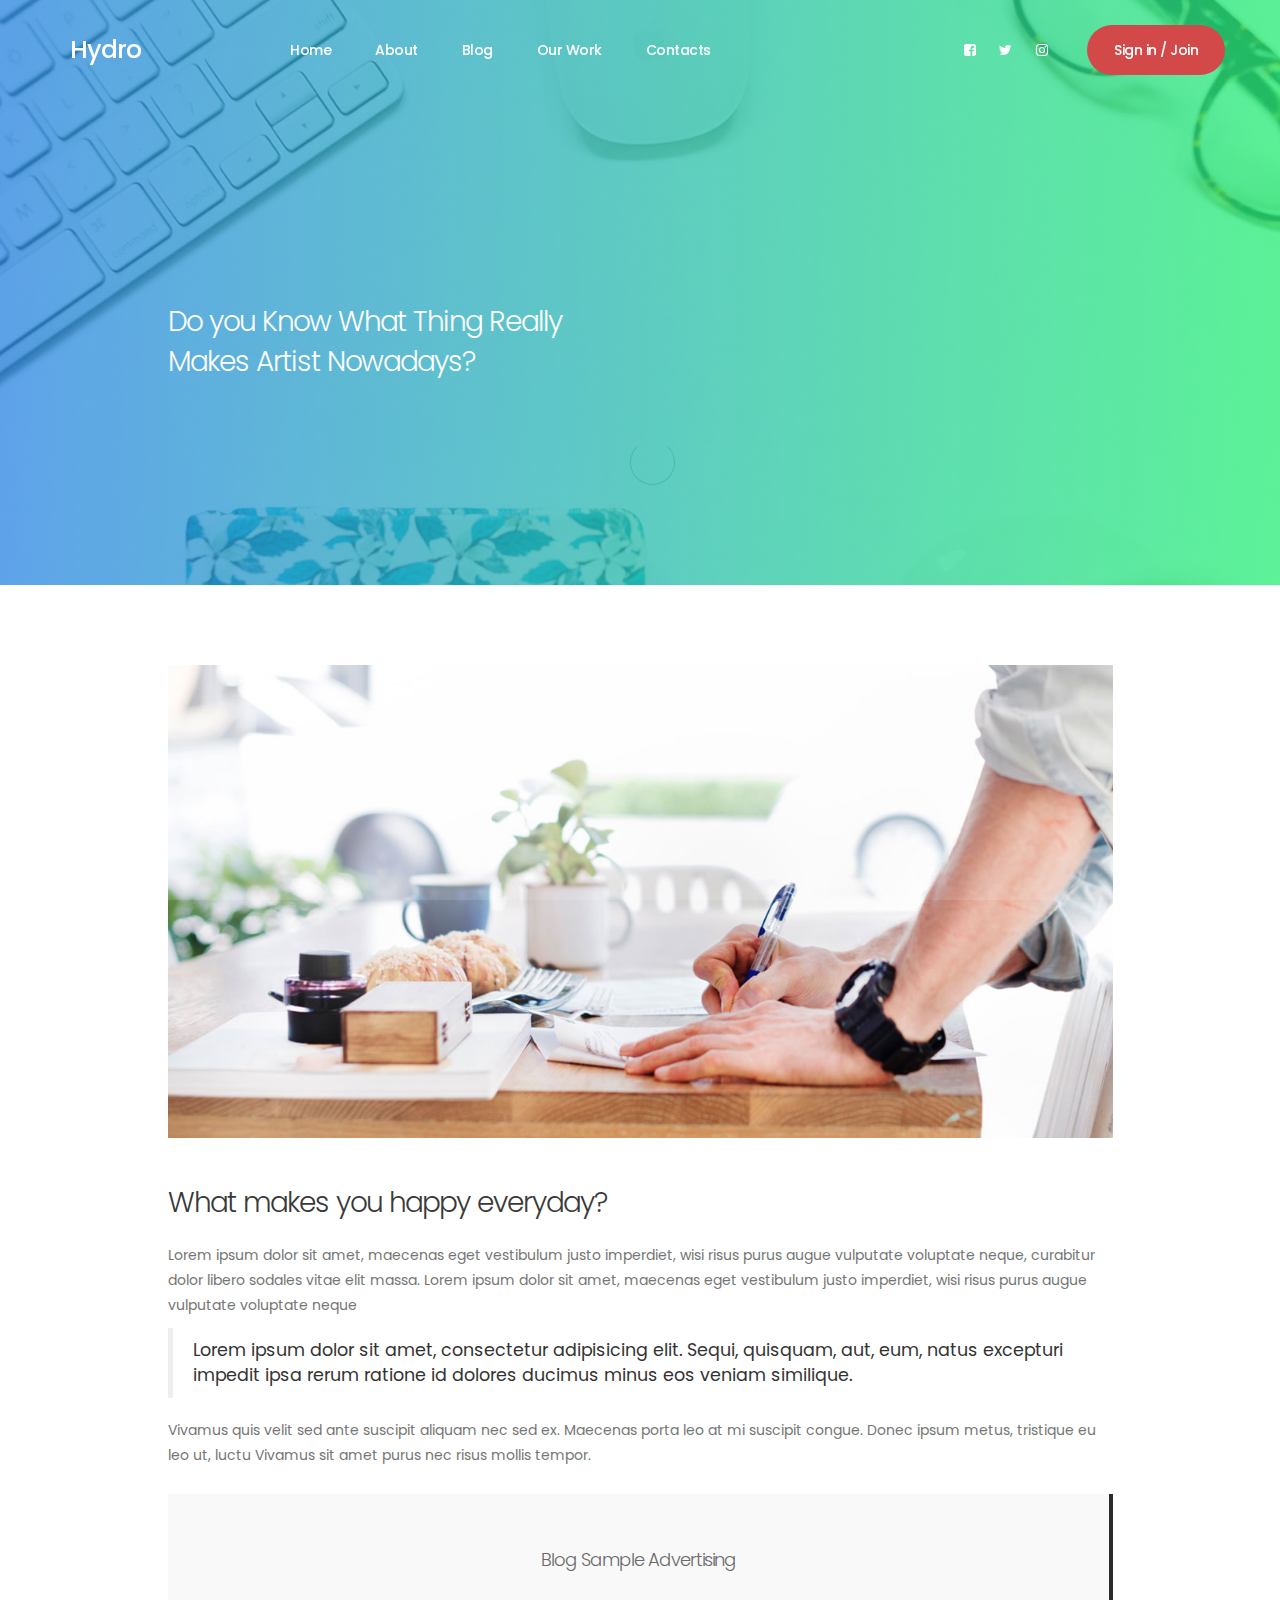
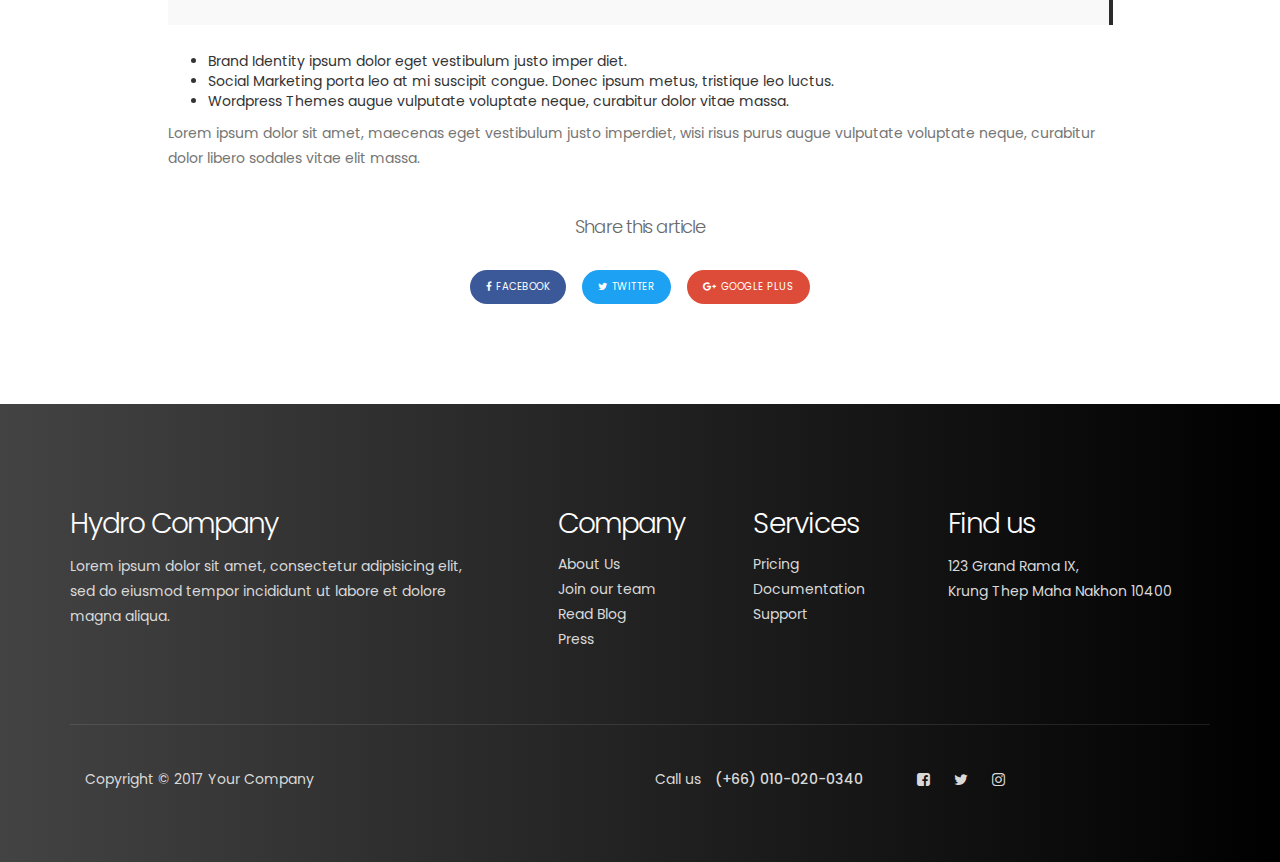
<file: blog-detail.html>
<!DOCTYPE html>
<html lang="en">
<head>

     <title>Hydro - Blog Page</title>
<!-- 
Hydro Template 
http://www.templatemo.com/tm-509-hydro
-->
     <meta charset="UTF-8">
     <meta http-equiv="X-UA-Compatible" content="IE=Edge">
     <meta name="description" content="">
     <meta name="keywords" content="">
     <meta name="author" content="">
     <meta name="viewport" content="width=device-width, initial-scale=1, maximum-scale=1">

     <link rel="stylesheet" href="static/nologin/css/bootstrap.min.css">
     <link rel="stylesheet" href="static/nologin/css/magnific-popup.css">
     <link rel="stylesheet" href="static/nologin/css/font-awesome.min.css">

     <!-- MAIN CSS -->
     <link rel="stylesheet" href="static/nologin/css/templatemo-style.css">
</head>
<body>

     <!-- PRE LOADER -->
     <section class="preloader">
          <div class="spinner">
               <span class="spinner-rotate"></span>
          </div>
     </section>


     <!-- MENU -->
     <section class="navbar custom-navbar navbar-fixed-top" role="navigation">
          <div class="container">

               <div class="navbar-header">
                    <button class="navbar-toggle" data-toggle="collapse" data-target=".navbar-collapse">
                         <span class="icon icon-bar"></span>
                         <span class="icon icon-bar"></span>
                         <span class="icon icon-bar"></span>
                    </button>

                    <!-- lOGO TEXT HERE -->
                    <a href="index.html" class="navbar-brand">Hydro</a>
               </div>

               <!-- MENU LINKS -->
               <div class="collapse navbar-collapse">
                    <ul class="nav navbar-nav navbar-nav-first">
                         <li><a href="index.html#home" class="smoothScroll">Home</a></li>
                         <li><a href="index.html#about" class="smoothScroll">About</a></li>
                         <li><a href="index.html#blog" class="smoothScroll">Blog</a></li>
                         <li><a href="index.html#work" class="smoothScroll">Our Work</a></li>
                         <li><a href="index.html#contact" class="smoothScroll">Contacts</a></li>
                    </ul>

                    <ul class="nav navbar-nav navbar-right">
                         <li><a href="#"><i class="fa fa-facebook-square"></i></a></li>
                         <li><a href="#"><i class="fa fa-twitter"></i></a></li>
                         <li><a href="#"><i class="fa fa-instagram"></i></a></li>
                         <li class="section-btn"><a href="#" data-toggle="modal" data-target="#modal-form">Sign in / Join</a></li>
                    </ul>
               </div>

          </div>
     </section>


     <!-- BLOG HEADER -->
     <section id="blog-header" data-stellar-background-ratio="0.5">
          <div class="overlay"></div>
          <div class="container">
               <div class="row">

                    <div class="col-md-offset-1 col-md-5 col-sm-12">
                         <h2>Do you Know What Thing Really Makes Artist Nowadays?</h2>
                    </div>
                    
               </div>
          </div>
     </section>


     <!-- BLOG DETAIL -->
     <section id="blog-detail" data-stellar-background-ratio="0.5">
          <div class="container">
               <div class="row">

                    <div class="col-md-offset-1 col-md-10 col-sm-12">
                         <!-- BLOG THUMB -->
                         <div class="blog-detail-thumb">
                              <div class="blog-image">
                                   <img src="static/nologin/images/blog-detail-image.jpg" class="img-responsive" alt="Blog Image">
                              </div>
                              <h2>What makes you happy everyday?</h2>
                              <p>Lorem ipsum dolor sit amet, maecenas eget vestibulum justo imperdiet, wisi risus purus augue vulputate voluptate neque, curabitur dolor libero sodales vitae elit massa. Lorem ipsum dolor sit amet, maecenas eget vestibulum justo imperdiet, wisi risus purus augue vulputate voluptate neque</p>

                              <blockquote>Lorem ipsum dolor sit amet, consectetur adipisicing elit. Sequi, quisquam, aut, eum, natus excepturi impedit ipsa rerum ratione id dolores ducimus minus eos veniam similique.</blockquote>

                              <p>Vivamus quis velit sed ante suscipit aliquam nec sed ex. Maecenas porta leo at mi suscipit congue. Donec ipsum metus, tristique eu leo ut, luctu Vivamus sit amet purus nec risus mollis tempor.</p>

                              <div class="blog-ads">
                                   <h4>Blog Sample Advertising</h4>
                              </div>
                              
                              <ul>
                                   <li>Brand Identity ipsum dolor eget vestibulum justo imper diet.</li>
                                   <li>Social Marketing porta leo at mi suscipit congue. Donec ipsum metus, tristique leo luctus.</li>
                                   <li>Wordpress Themes augue vulputate voluptate neque, curabitur dolor vitae massa.</li>
                              </ul>
                              <p>Lorem ipsum dolor sit amet, maecenas eget vestibulum justo imperdiet, wisi risus purus augue vulputate voluptate neque, curabitur dolor libero sodales vitae elit massa.</p>
                              <div class="blog-social-share">
                                   <h4>Share this article</h4>
                                   <a href="https://www.facebook.com/templatemo" class="btn btn-primary"><i class="fa fa-facebook"></i>facebook</a>
                                   <a href="#" class="btn btn-success"><i class="fa fa-twitter"></i>twitter</a>
                                   <a href="#" class="btn btn-danger"><i class="fa fa-google-plus"></i>google plus</a>
                              </div>
                         </div>
                    </div>
                    
               </div>
          </div>
     </section>


     <!-- FOOTER -->
     <footer data-stellar-background-ratio="0.5">
          <div class="container">
               <div class="row">

                    <div class="col-md-5 col-sm-12">
                         <div class="footer-thumb footer-info"> 
                              <h2>Hydro Company</h2>
                              <p>Lorem ipsum dolor sit amet, consectetur adipisicing elit, sed do eiusmod tempor incididunt ut labore et dolore magna aliqua.</p>
                         </div>
                    </div>

                    <div class="col-md-2 col-sm-4"> 
                         <div class="footer-thumb"> 
                              <h2>Company</h2>
                              <ul class="footer-link">
                                   <li><a href="#">About Us</a></li>
                                   <li><a href="#">Join our team</a></li>
                                   <li><a href="#">Read Blog</a></li>
                                   <li><a href="#">Press</a></li>
                              </ul>
                         </div>
                    </div>

                    <div class="col-md-2 col-sm-4"> 
                         <div class="footer-thumb"> 
                              <h2>Services</h2>
                              <ul class="footer-link">
                                   <li><a href="#">Pricing</a></li>
                                   <li><a href="#">Documentation</a></li>
                                   <li><a href="#">Support</a></li>
                              </ul>
                         </div>
                    </div>

                    <div class="col-md-3 col-sm-4"> 
                         <div class="footer-thumb"> 
                              <h2>Find us</h2>
                              <p>123 Grand Rama IX, <br> Krung Thep Maha Nakhon 10400</p>
                         </div>
                    </div>

                    <div class="col-md-12 col-sm-12">
                         <div class="footer-bottom">
                              <div class="col-md-6 col-sm-5">
                                   <div class="copyright-text"> 
                                        <p>Copyright &copy; 2017 Your Company</p>
                                   </div>
                              </div>
                              <div class="col-md-6 col-sm-7">
                                   <div class="phone-contact"> 
                                        <p>Call us <span>(+66) 010-020-0340</span></p>
                                   </div>
                                   <ul class="social-icon">
                                        <li><a href="#" class="fa fa-facebook-square" attr="facebook icon"></a></li>
                                        <li><a href="#" class="fa fa-twitter"></a></li>
                                        <li><a href="#" class="fa fa-instagram"></a></li>
                                   </ul>
                              </div>
                         </div>
                    </div>
                    
               </div>
          </div>
     </footer>

     <!-- MODAL -->
     <section class="modal fade" id="modal-form" tabindex="-1" role="dialog" aria-labelledby="myModalLabel" aria-hidden="true">
          <div class="modal-dialog modal-lg">
               <div class="modal-content modal-popup">

                    <div class="modal-header">
                         <button type="button" class="close" data-dismiss="modal" aria-label="Close">
                              <span aria-hidden="true">&times;</span>
                         </button>
                    </div>

                    <div class="modal-body">
                         <div class="container-fluid">
                              <div class="row">

                                   <div class="col-md-12 col-sm-12">
                                        <div class="modal-title">
                                             <h2>Hydro Co</h2>
                                        </div>

                                        <!-- NAV TABS -->
                                        <ul class="nav nav-tabs" role="tablist">
                                             <li class="active"><a href="#sign_up" aria-controls="sign_up" role="tab" data-toggle="tab">Create an account</a></li>
                                             <li><a href="#sign_in" aria-controls="sign_in" role="tab" data-toggle="tab">Sign In</a></li>
                                        </ul>

                                        <!-- TAB PANES -->
                                        <div class="tab-content">
                                             <div role="tabpanel" class="tab-pane fade in active" id="sign_up">
                                                  <form action="#" method="post">
                                                       <input type="text" class="form-control" name="name" placeholder="Name" required>
                                                       <input type="telephone" class="form-control" name="telephone" placeholder="Telephone" required>
                                                       <input type="email" class="form-control" name="email" placeholder="Email" required>
                                                       <input type="password" class="form-control" name="password" placeholder="Password" required>
                                                       <input type="submit" class="form-control" name="submit" value="Submit Button">
                                                  </form>
                                             </div>

                                             <div role="tabpanel" class="tab-pane fade in" id="sign_in">
                                                  <form action="#" method="post">
                                                       <input type="email" class="form-control" name="email" placeholder="Email" required>
                                                       <input type="password" class="form-control" name="password" placeholder="Password" required>
                                                       <input type="submit" class="form-control" name="submit" value="Submit Button">
                                                       <a href="https://www.facebook.com/templatemo">Forgot your password?</a>
                                                  </form>
                                             </div>
                                        </div>
                                   </div>

                              </div>
                         </div>
                    </div>

               </div>
          </div>
     </section>

     <!-- SCRIPTS -->
     <script src="static/nologin/js/jquery.js"></script>
     <script src="static/nologin/js/bootstrap.min.js"></script>
     <script src="static/nologin/js/jquery.stellar.min.js"></script>
     <script src="static/nologin/js/jquery.magnific-popup.min.js"></script>
     <script src="static/nologin/js/smoothscroll.js"></script>
     <script src="static/nologin/js/custom.js"></script>

</body>
</html>
</file>
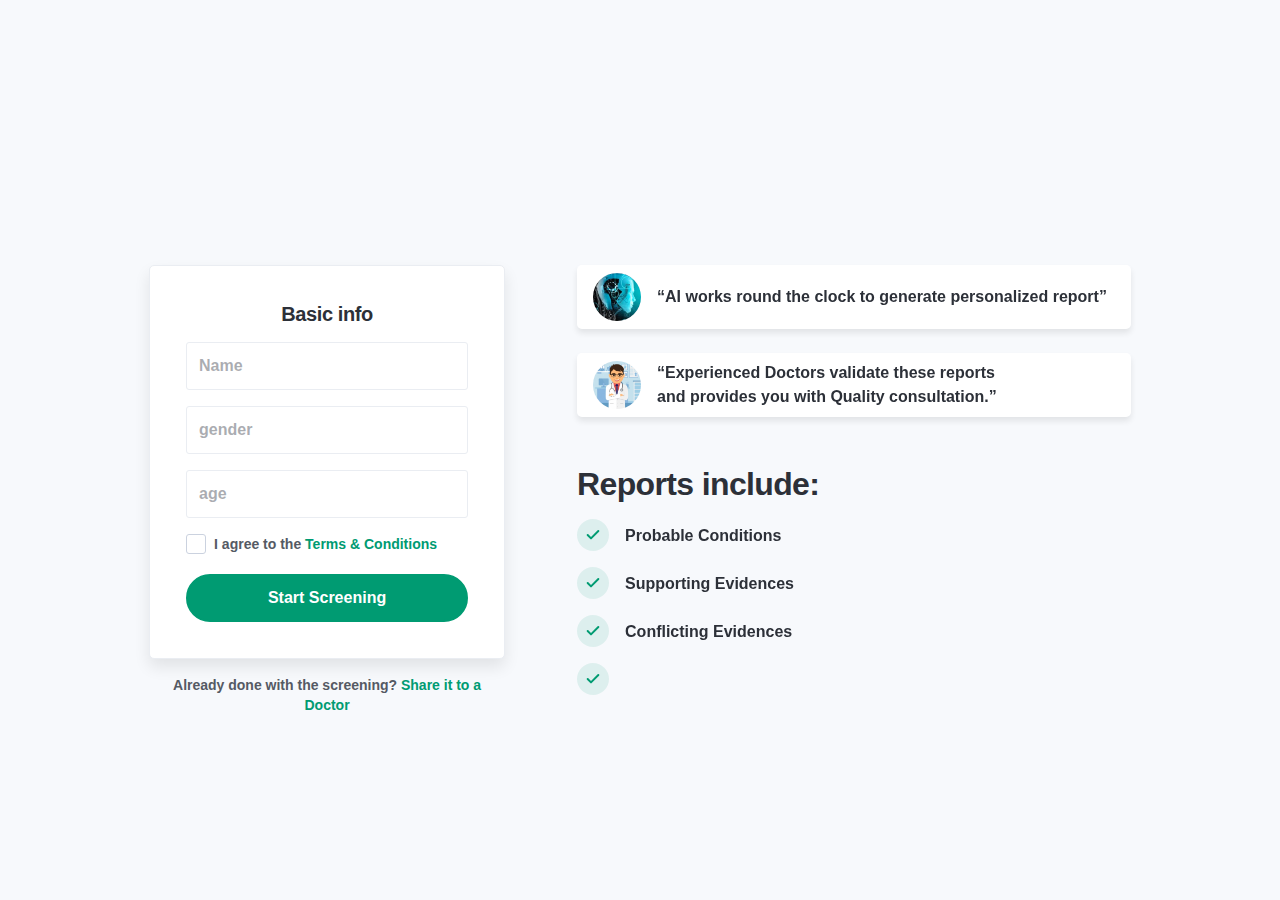
<file: screen.htm>
<!DOCTYPE html>
<html lang="en"><head><meta http-equiv="Content-Type" content="text/html; charset=UTF-8">



    
    <title>Jumpstart SaaS App &amp; Software Template</title>
    <meta name="viewport" content="width=device-width, initial-scale=1.0">
    <meta name="description" content="Bootstrap HTML template and UI kit by Medium Rare">
    <!-- Begin loading animation -->
    <style>
      @keyframes hideLoader{ 0%{ width: 100%; height: 100%; } 100%{ width: 0; height: 0; } } body > div.loader{ position: fixed; background: white; width: 100%; height: 100%; z-index: 1071; opacity: 0; transition: opacity .5s ease; overflow: hidden; pointer-events: none; display: flex; align-items: center; justify-content: center; } body:not(.loaded) > div.loader{ opacity: 1; } body:not(.loaded){ overflow: hidden; } body.loaded > div.loader{ animation: hideLoader .5s linear .5s forwards; } .loading-animation{width:40px;height:40px;margin:100px auto;background-color:#009B72;border-radius:100%;animation:pulse 1s infinite ease-in-out}@keyframes pulse{0%{-webkit-transform:scale(0);transform:scale(0)}100%{-webkit-transform:scale(1);transform:scale(1);opacity:0}}
    </style>
    <script type="text/javascript">
      window.addEventListener("load",function(){document.querySelector('body').classList.add('loaded');});
    </script>
    <!-- End loading animation -->
    <link rel="stylesheet" type="text/css" media="all" href="static/nologin/screen_files/theme.min.css">
    <link rel="stylesheet" href="static/nologin/screen_files/css">
  </head>

  <body class="loaded" data-aos-easing="ease" data-aos-duration="400" data-aos-delay="0" cz-shortcut-listen="true">
    <div class="loader">
      <div class="loading-animation"></div>
    </div>
    

    <div data-overlay="" class="min-vh-100 bg-light d-flex flex-column justify-content-md-center o-hidden" style="padding-top: 80px !important;">
      <section class="py-3">
        <div class="container">
          <div class="row justify-content-center">
            <div class="col-xl-4 col-lg-5 col-md-6 mb-5 mb-md-0">
              <div class="card card-body shadow">
                  <h1 class="h5 text-center">Basic info</h1>
                <form>
                  <div class="form-group">
                    <input type="text" class="form-control" name="name" placeholder="Name" autocomplete="off">
                  </div>
                  <div class="form-group">
                    <input list="browsers" class="form-control" name="gender" placeholder="gender" autocomplete="off">
                    <datalist id="browsers">
                      <option value="male">
                      <option value="female">
                    </datalist>
                  </div>
                  <div class="form-group">
                    <input class="form-control" type="number" name="age" placeholder="age" min="3" max="99" required="" autocomplete="off">
                  </div>
                  <div class="form-group">
                    <div class="custom-control custom-checkbox text-small">
                      <input type="checkbox" class="custom-control-input" id="sign-up-agree">
                      <label class="custom-control-label" for="sign-up-agree">I agree to the <a target="_blank" href="https://jumpstart.mediumra.re/utility-legal-terms.html">Terms &amp; Conditions</a>
                      </label>
                    </div>
                  </div>
                  <button class="btn btn-primary btn-block" type="submit">Start Screening</button>
                </form>
              </div>
              <div class="text-center text-small mt-3">
                Already done with the screening? <a href="https://jumpstart.mediumra.re/account-sign-in-simple.html">Share it to a Doctor</a>
              </div>
            </div>
            <div class="col-md-6 col-lg-auto ml-lg-5 ">
              <div class="mb-5">
                <div class="mb-2 mb-md-4 aos-init aos-animate" data-aos="fade-left" data-aos-delay="100">
                  <div class="media rounded align-items-center pl-3 pr-3 pr-md-4 py-2 bg-white shadow-sm">
                    <img src="static/nologin/screen_files/male-4.jpg" alt="Harvey Derwent avatar image" class="avatar avatar-sm flex-shrink-0 mr-3">
                    <div class="text-dark mb-0">“AI works round the clock to generate personalized report”</div>
                  </div>
                </div>
                <div class="mb-2 mb-md-4 aos-init aos-animate" data-aos="fade-left" data-aos-delay="200">
                  <div class="media rounded align-items-center pl-3 pr-3 pr-md-4 py-2 bg-white shadow-sm">
                    <img src="static/nologin/screen_files/male-1.jpg" alt="Harvey Derwent avatar image" class="avatar avatar-sm flex-shrink-0 mr-3">
                        <div class="text-dark mb-0">“Experienced Doctors validate these reports <br>and provides you with Quality consultation.”</div>
                  </div>
                </div>
              </div>
              <div>
                <h2>Reports include:</h2>
                <div class="mb-3 aos-init aos-animate" data-aos="fade-left" data-aos-delay="300">
                  <div class="d-flex align-items-center">
                    <div class="rounded-circle bg-success-alt">
                      <svg xmlns="http://www.w3.org/2000/svg" width="24" height="24" viewBox="0 0 24 24" fill="none" class="injected-svg m-2 icon icon-xs bg-success" data-src="assets/img/icons/interface/icon-check.svg" xmlns:xlink="http://www.w3.org/1999/xlink">
<path d="M20 6L9 17L4 12" stroke="#2C3038" stroke-width="2" stroke-linecap="round" stroke-linejoin="round"></path>
</svg>
                    </div>
                    <h6 class="mb-0 ml-3">Probable Conditions</h6>
                  </div>
                </div>
                <div class="mb-3 aos-init aos-animate" data-aos="fade-left" data-aos-delay="400">
                  <div class="d-flex align-items-center">
                    <div class="rounded-circle bg-success-alt">
                      <svg xmlns="http://www.w3.org/2000/svg" width="24" height="24" viewBox="0 0 24 24" fill="none" class="injected-svg m-2 icon icon-xs bg-success" data-src="assets/img/icons/interface/icon-check.svg" xmlns:xlink="http://www.w3.org/1999/xlink">
<path d="M20 6L9 17L4 12" stroke="#2C3038" stroke-width="2" stroke-linecap="round" stroke-linejoin="round"></path>
</svg>
                    </div>
                    <h6 class="mb-0 ml-3">Supporting Evidences</h6>
                  </div>
                </div>
                <div class="mb-3 aos-init aos-animate" data-aos="fade-left" data-aos-delay="500">
                  <div class="d-flex align-items-center">
                    <div class="rounded-circle bg-success-alt">
                      <svg xmlns="http://www.w3.org/2000/svg" width="24" height="24" viewBox="0 0 24 24" fill="none" class="injected-svg m-2 icon icon-xs bg-success" data-src="assets/img/icons/interface/icon-check.svg" xmlns:xlink="http://www.w3.org/1999/xlink">
<path d="M20 6L9 17L4 12" stroke="#2C3038" stroke-width="2" stroke-linecap="round" stroke-linejoin="round"></path>
</svg>
                    </div>
                    <h6 class="mb-0 ml-3">Conflicting Evidences</h6>
                  </div>
                </div>
                <div class="mb-3 aos-init" data-aos="fade-left" data-aos-delay="600">
                  <div class="d-flex align-items-center">
                    <div class="rounded-circle bg-success-alt">
                      <svg xmlns="http://www.w3.org/2000/svg" width="24" height="24" viewBox="0 0 24 24" fill="none" class="injected-svg m-2 icon icon-xs bg-success" data-src="assets/img/icons/interface/icon-check.svg" xmlns:xlink="http://www.w3.org/1999/xlink">
<path d="M20 6L9 17L4 12" stroke="#2C3038" stroke-width="2" stroke-linecap="round" stroke-linejoin="round"></path>
</svg>
                    </div>
                  </div>
                </div>
              </div>
            </div>
          </div>
        </div>
      </section>
    </div>

    <a href="https://jumpstart.mediumra.re/account-sign-up-simple.html#top" class="btn btn-primary rounded-circle btn-back-to-top aos-init" data-smooth-scroll="" data-aos="fade-up" data-aos-offset="2000" data-aos-mirror="true" data-aos-once="false">
      <svg xmlns="http://www.w3.org/2000/svg" width="24" height="24" viewBox="0 0 24 24" fill="none" class="injected-svg icon bg-white" data-src="assets/img/icons/interface/icon-arrow-up.svg" xmlns:xlink="http://www.w3.org/1999/xlink">
<path d="M5 12L12 5L19 12M12 19V6V19Z" stroke="#2C3038" stroke-width="2" stroke-linecap="round" stroke-linejoin="round"></path>
</svg>
    </a>
    <!-- Required vendor scripts (Do not remove) -->
    <script type="text/javascript" src="static/nologin/screen_files/jquery.min.js"></script>
    <script type="text/javascript" src="static/nologin/screen_files/popper.min.js"></script>
    <script type="text/javascript" src="static/nologin/screen_files/bootstrap.js"></script>

    <!-- 
             This appears in the demo only.  This script ensures our demo countdowns are always showing a date in the future 
             by altering the date before the countdown is initialized 
        -->
   

    <!-- Optional Vendor Scripts (Remove the plugin script here and comment initializer script out of index.js if site does not use that feature) -->

    <!-- AOS (Animate On Scroll - animates elements into view while scrolling down) -->
    <script type="text/javascript" src="static/nologin/screen_files/aos.js"></script>
    <!-- Clipboard (copies content from browser into OS clipboard) -->
    <script type="text/javascript" src="static/nologin/screen_files/clipboard.min.js"></script>
    <!-- Fancybox (handles image and video lightbox and galleries) -->
    <script type="text/javascript" src="static/nologin/screen_files/jquery.fancybox.min.js"></script>
    <!-- Flatpickr (calendar/date/time picker UI) -->
    <script type="text/javascript" src="static/nologin/screen_files/flatpickr.min.js"></script>
    <!-- Flickity (handles touch enabled carousels and sliders) -->
    <script type="text/javascript" src="static/nologin/screen_files/flickity.pkgd.min.js"></script>
    <!-- Ion rangeSlider (flexible and pretty range slider elements) -->
    <script type="text/javascript" src="static/nologin/screen_files/ion.rangeSlider.min.js"></script>
    <!-- Isotope (masonry layouts and filtering) -->
    <script type="text/javascript" src="static/nologin/screen_files/isotope.pkgd.min.js"></script>
    <!-- jarallax (parallax effect and video backgrounds) -->
    <script type="text/javascript" src="static/nologin/screen_files/jarallax.min.js"></script>
    <script type="text/javascript" src="static/nologin/screen_files/jarallax-video.min.js"></script>
    <script type="text/javascript" src="static/nologin/screen_files/jarallax-element.min.js"></script>
    <!-- jQuery Countdown (displays countdown text to a specified date) -->
    <script type="text/javascript" src="static/nologin/screen_files/jquery.countdown.min.js"></script>
    <!-- jQuery smartWizard facilitates steppable wizard content -->
    <script type="text/javascript" src="static/nologin/screen_files/jquery.smartWizard.min.js"></script>
    <!-- Plyr (unified player for Video, Audio, Vimeo and Youtube) -->
    <script type="text/javascript" src="static/nologin/screen_files/plyr.polyfilled.min.js"></script>
    <!-- Prism (displays formatted code boxes) -->
    <script type="text/javascript" src="static/nologin/screen_files/prism.js"></script>
    <!-- ScrollMonitor (manages events for elements scrolling in and out of view) -->
    <script type="text/javascript" src="static/nologin/screen_files/scrollMonitor.js"></script>
    <!-- Smooth scroll (animation to links in-page)-->
    <script type="text/javascript" src="static/nologin/screen_files/smooth-scroll.polyfills.min.js"></script>
    <!-- SVGInjector (replaces img tags with SVG code to allow easy inclusion of SVGs with the benefit of inheriting colors and styles)-->
    <script type="text/javascript" src="static/nologin/screen_files/svg-injector.umd.production.js"></script>
    <!-- TwitterFetcher (displays a feed of tweets from a specified account)-->
    <script type="text/javascript" src="static/nologin/screen_files/twitterFetcher_min.js"></script>
    <!-- Typed text (animated typing effect)-->
    <script type="text/javascript" src="static/nologin/screen_files/typed.min.js"></script>
    <!-- Required theme scripts (Do not remove) -->
    <script type="text/javascript" src="static/nologin/screen_files/theme.js"></script>
    <!-- This script appears only on the demo.  It is used to delay unnecessary image loading until after the main page content is loaded. -->
    <script type="text/javascript">
      window.addEventListener("load",function(){
            setTimeout(function() {
              const delayedImages = document.querySelectorAll('[data-delay-src]');
              theme.mrUtil.forEach(delayedImages, (index, elem) => {
                const source = elem.getAttribute('data-delay-src');
                elem.removeAttribute('data-delay-src');
                elem.setAttribute('src', source);
              });
            }, 500);
          });
    </script>

    <script type="text/javascript">
      // This script appears only in the demo - it disables forms with no action attribute to prevent 
      // navigating away from the page.
      jQuery("form:not([action])").on('submit', function(){return false;});
    </script>

  


</body></html>
</file>
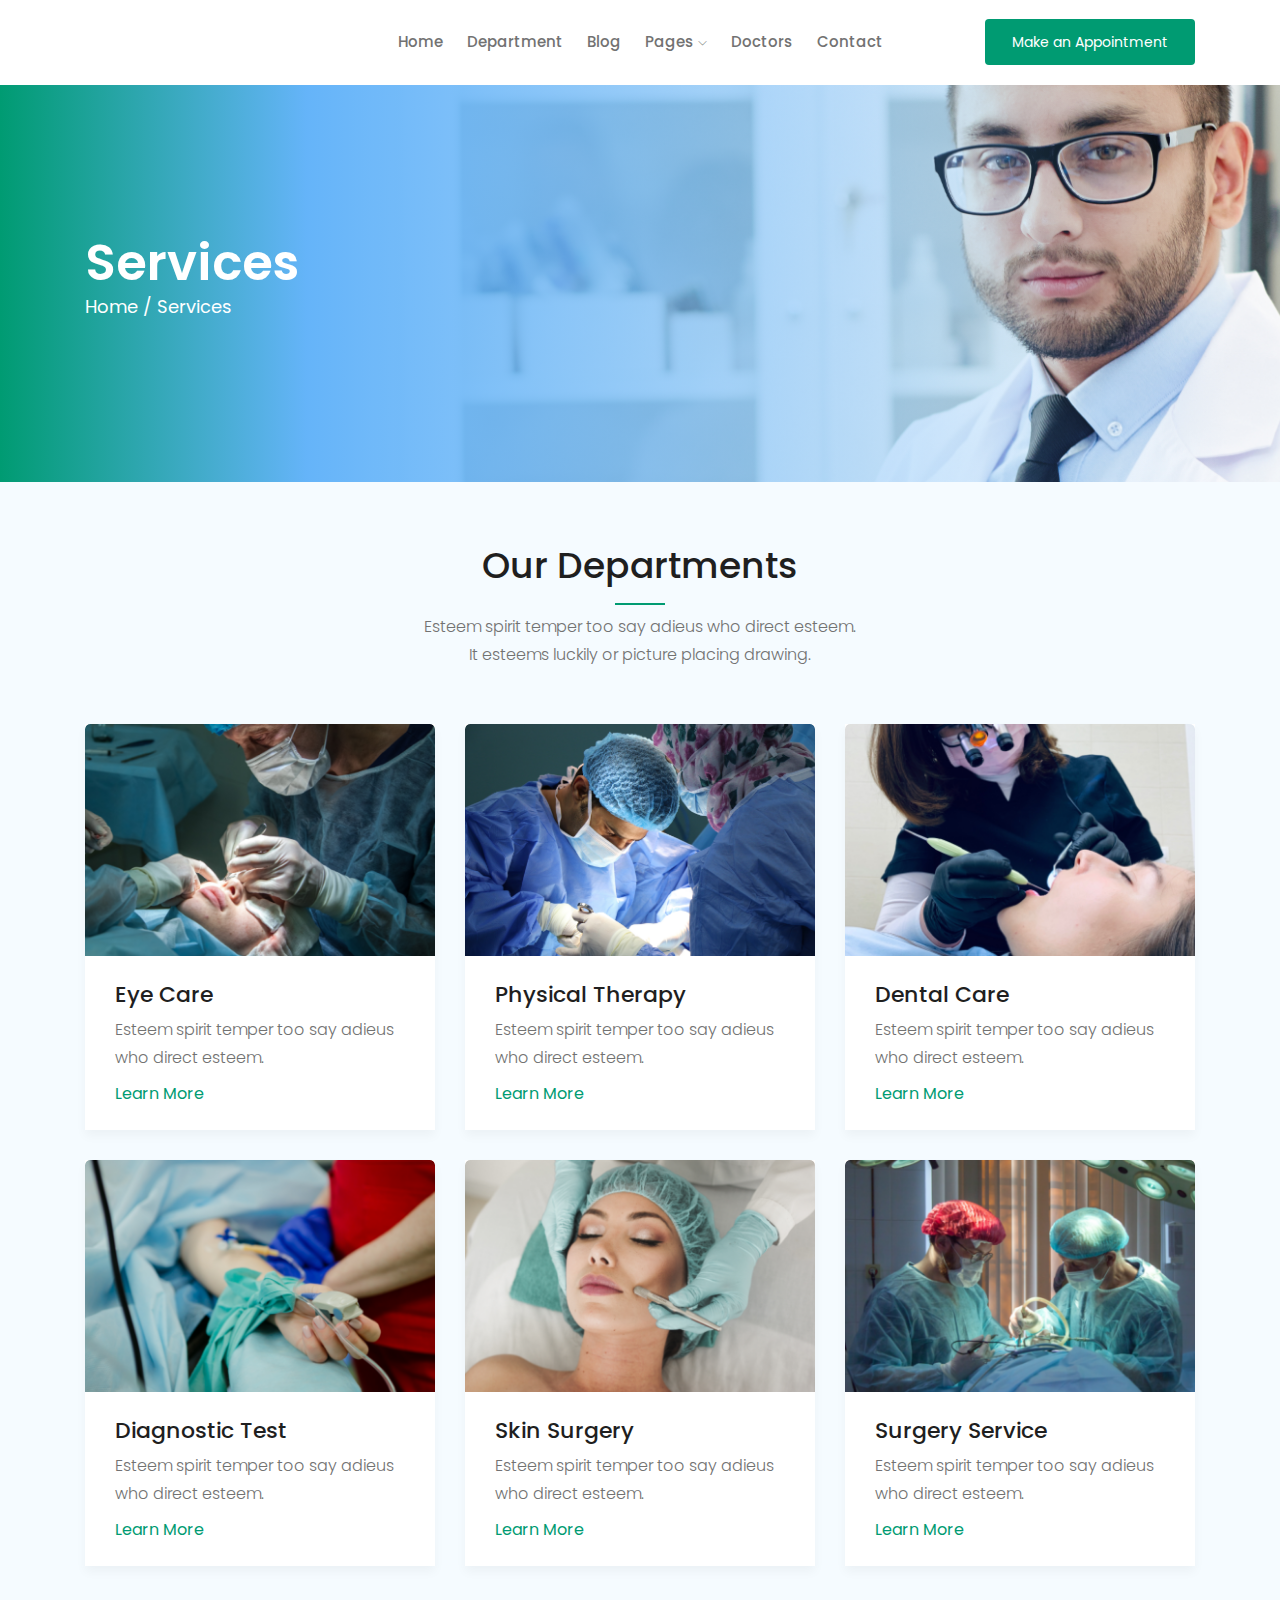
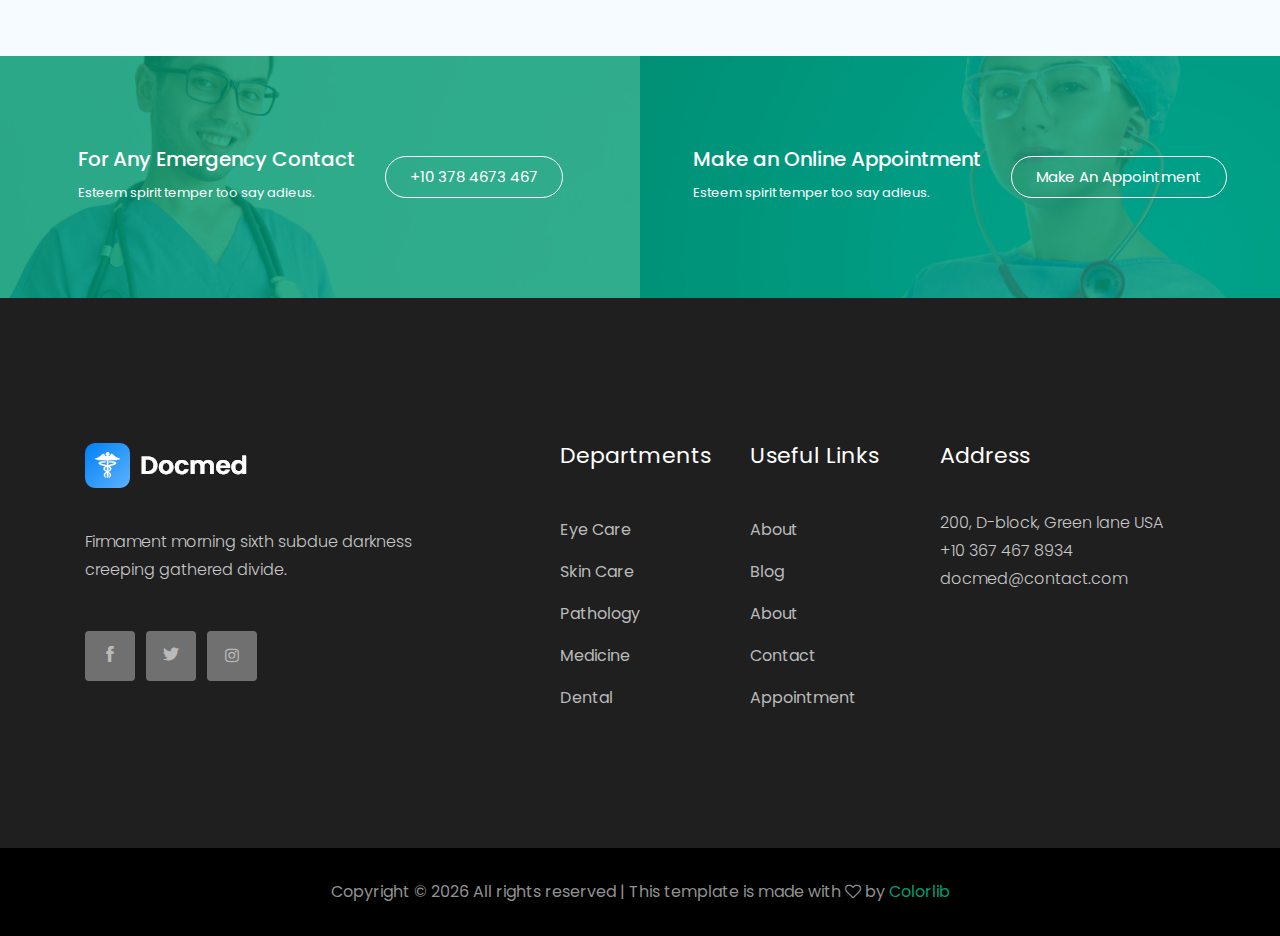
<file: Doctors/Department.html>
<!doctype html>
<html class="no-js" lang="zxx">

<head>
    <meta charset="utf-8">
    <meta http-equiv="x-ua-compatible" content="ie=edge">
    <title>Docmed</title>
    <meta name="description" content="">
    <meta name="viewport" content="width=device-width, initial-scale=1">

    <!-- <link rel="manifest" href="site.webmanifest"> -->
    <link rel="shortcut icon" type="image/x-icon" href="img/favicon.png">
    <!-- Place favicon.ico in the root directory -->

    <!-- CSS here -->
    <link rel="stylesheet" href="css/bootstrap.min.css">
    <link rel="stylesheet" href="css/owl.carousel.min.css">
    <link rel="stylesheet" href="css/magnific-popup.css">
    <link rel="stylesheet" href="css/font-awesome.min.css">
    <link rel="stylesheet" href="css/themify-icons.css">
    <link rel="stylesheet" href="css/nice-select.css">
    <link rel="stylesheet" href="css/flaticon.css">
    <link rel="stylesheet" href="css/gijgo.css">
    <link rel="stylesheet" href="css/animate.css">
    <link rel="stylesheet" href="css/slicknav.css">
    <link rel="stylesheet" href="css/style.css">
    <!-- <link rel="stylesheet" href="css/responsive.css"> -->
</head>

<body>
    <!--[if lte IE 9]>
            <p class="browserupgrade">You are using an <strong>outdated</strong> browser. Please <a href="https://browsehappy.com/">upgrade your browser</a> to improve your experience and security.</p>
        <![endif]-->

    <!-- header-start -->
    <header>
        <div class="header-area ">


            <div id="sticky-header" class="main-header-area">
                <div class="container">
                    <div class="row align-items-center">
                        <div class="col-xl-3 col-lg-2">
                            <div class="logo">
                                <a href="index.html">

                                </a>
                            </div>
                        </div>
                        <div class="col-xl-6 col-lg-7">
                            <div class="main-menu  d-none d-lg-block">
                                <nav>
                                    <ul id="navigation">
                                        <li><a class="active" href="index.html">home</a></li>
                                        <li><a href="Department.html">Department</a></li>
                                        <li><a href="blog.html">blog </a></li>


                                        <li><a href="#">pages <i class="ti-angle-down"></i></a>
                                            <ul class="submenu">
                                                <li><a href="elements.html">elements</a></li>
                                                <li><a href="about.html">about</a></li>
                                            </ul>
                                        </li>
                                        <li><a href="Doctors.html">Doctors</a></li>
                                        <li><a href="contact.html">Contact</a></li>
                                    </ul>
                                </nav>
                            </div>
                        </div>
                        <div class="col-xl-3 col-lg-3 d-none d-lg-block">
                            <div class="Appointment">
                                <div class="book_btn d-none d-lg-block">
                                    <a class="popup-with-form" href="#test-form">Make an Appointment</a>
                                </div>
                            </div>
                        </div>
                        <div class="col-12">
                            <div class="mobile_menu d-block d-lg-none"></div>
                        </div>
                    </div>
                </div>
            </div>
        </div>
    </header>
    <!-- header-end -->


    <!-- bradcam_area_start  -->
    <div class="bradcam_area breadcam_bg bradcam_overlay">
        <div class="container">
            <div class="row">
                <div class="col-xl-12">
                    <div class="bradcam_text">
                        <h3>Services</h3>
                        <p><a href="index.html">Home /</a> Services</p>
                    </div>
                </div>
            </div>
        </div>
    </div>
    <!-- bradcam_area_end  -->


    <!-- offers_area_start -->
    <div class="our_department_area">
        <div class="container">
            <div class="row">
                <div class="col-xl-12">
                    <div class="section_title text-center mb-55">
                        <h3>Our Departments</h3>
                        <p>Esteem spirit temper too say adieus who direct esteem. <br> It esteems luckily or picture placing drawing. </p>
                    </div>
                </div>
            </div>
            <div class="row">
                <div class="col-xl-4 col-md-6 col-lg-4">
                    <div class="single_department">
                        <div class="department_thumb">
                            <img src="img/department/1.png" alt="">
                        </div>
                        <div class="department_content">
                            <h3><a href="#">Eye Care</a></h3>
                            <p>Esteem spirit temper too say adieus who direct esteem.</p>
                            <a href="#" class="learn_more">Learn More</a>
                        </div>
                    </div>
                </div>
                <div class="col-xl-4 col-md-6 col-lg-4">
                    <div class="single_department">
                        <div class="department_thumb">
                            <img src="img/department/2.png" alt="">
                        </div>
                        <div class="department_content">
                            <h3><a href="#">Physical Therapy</a></h3>
                            <p>Esteem spirit temper too say adieus who direct esteem.</p>
                            <a href="#" class="learn_more">Learn More</a>
                        </div>
                    </div>
                </div>
                <div class="col-xl-4 col-md-6 col-lg-4">
                    <div class="single_department">
                        <div class="department_thumb">
                            <img src="img/department/3.png" alt="">
                        </div>
                        <div class="department_content">
                            <h3><a href="#">Dental Care</a></h3>
                            <p>Esteem spirit temper too say adieus who direct esteem.</p>
                            <a href="#" class="learn_more">Learn More</a>
                        </div>
                    </div>
                </div>
                <div class="col-xl-4 col-md-6 col-lg-4">
                    <div class="single_department">
                        <div class="department_thumb">
                            <img src="img/department/4.png" alt="">
                        </div>
                        <div class="department_content">
                            <h3><a href="#">Diagnostic Test</a></h3>
                            <p>Esteem spirit temper too say adieus who direct esteem.</p>
                            <a href="#" class="learn_more">Learn More</a>
                        </div>
                    </div>
                </div>
                <div class="col-xl-4 col-md-6 col-lg-4">
                    <div class="single_department">
                        <div class="department_thumb">
                            <img src="img/department/5.png" alt="">
                        </div>
                        <div class="department_content">
                            <h3><a href="#">Skin Surgery</a></h3>
                            <p>Esteem spirit temper too say adieus who direct esteem.</p>
                            <a href="#" class="learn_more">Learn More</a>
                        </div>
                    </div>
                </div>
                <div class="col-xl-4 col-md-6 col-lg-4">
                    <div class="single_department">
                        <div class="department_thumb">
                            <img src="img/department/6.png" alt="">
                        </div>
                        <div class="department_content">
                            <h3><a href="#">Surgery Service</a></h3>
                            <p>Esteem spirit temper too say adieus who direct esteem.</p>
                            <a href="#" class="learn_more">Learn More</a>
                        </div>
                    </div>
                </div>
            </div>
        </div>
    </div>
    <!-- offers_area_end -->



    <!-- Emergency_contact start -->
    <div class="Emergency_contact">
        <div class="conatiner-fluid p-0">
            <div class="row no-gutters">
                <div class="col-xl-6">
                    <div class="single_emergency d-flex align-items-center justify-content-center emergency_bg_1 overlay_skyblue">
                        <div class="info">
                            <h3>For Any Emergency Contact</h3>
                            <p>Esteem spirit temper too say adieus.</p>
                        </div>
                        <div class="info_button">
                            <a href="#" class="boxed-btn3-white">+10 378 4673 467</a>
                        </div>
                    </div>
                </div>
                <div class="col-xl-6">
                    <div class="single_emergency d-flex align-items-center justify-content-center emergency_bg_2 overlay_skyblue">
                        <div class="info">
                            <h3>Make an Online Appointment</h3>
                            <p>Esteem spirit temper too say adieus.</p>
                        </div>
                        <div class="info_button">
                            <a href="#" class="boxed-btn3-white">Make an Appointment</a>
                        </div>
                    </div>
                </div>
            </div>
        </div>
    </div>
    <!-- Emergency_contact end -->

    <!-- footer start -->
    <footer class="footer">
        <div class="footer_top">
            <div class="container">
                <div class="row">
                    <div class="col-xl-4 col-md-6 col-lg-4">
                        <div class="footer_widget">
                            <div class="footer_logo">
                                <a href="#">
                                    <img src="img/footer_logo.png" alt="">
                                </a>
                            </div>
                            <p>
                                Firmament morning sixth subdue darkness creeping gathered divide.
                            </p>
                            <div class="socail_links">
                                <ul>
                                    <li>
                                        <a href="#">
                                            <i class="ti-facebook"></i>
                                        </a>
                                    </li>
                                    <li>
                                        <a href="#">
                                            <i class="ti-twitter-alt"></i>
                                        </a>
                                    </li>
                                    <li>
                                        <a href="#">
                                            <i class="fa fa-instagram"></i>
                                        </a>
                                    </li>
                                </ul>
                            </div>

                        </div>
                    </div>
                    <div class="col-xl-2 offset-xl-1 col-md-6 col-lg-3">
                        <div class="footer_widget">
                            <h3 class="footer_title">
                                Departments
                            </h3>
                            <ul>
                                <li><a href="#">Eye Care</a></li>
                                <li><a href="#">Skin Care</a></li>
                                <li><a href="#">Pathology</a></li>
                                <li><a href="#">Medicine</a></li>
                                <li><a href="#">Dental</a></li>
                            </ul>

                        </div>
                    </div>
                    <div class="col-xl-2 col-md-6 col-lg-2">
                        <div class="footer_widget">
                            <h3 class="footer_title">
                                Useful Links
                            </h3>
                            <ul>
                                <li><a href="#">About</a></li>
                                <li><a href="#">Blog</a></li>
                                <li><a href="#">About</a></li>
                                <li><a href="#"> Contact</a></li>
                                <li><a href="#"> Appointment</a></li>
                            </ul>
                        </div>
                    </div>
                    <div class="col-xl-3 col-md-6 col-lg-3">
                        <div class="footer_widget">
                            <h3 class="footer_title">
                                Address
                            </h3>
                            <p>
                                200, D-block, Green lane USA <br> +10 367 467 8934 <br> docmed@contact.com
                            </p>
                        </div>
                    </div>
                </div>
            </div>
        </div>
        <div class="copy-right_text">
            <div class="container">
                <div class="footer_border"></div>
                <div class="row">
                    <div class="col-xl-12">
                        <p class="copy_right text-center">
                            <!-- Link back to Colorlib can't be removed. Template is licensed under CC BY 3.0. -->
                            Copyright &copy;
                            <script>
                                document.write(new Date().getFullYear());
                            </script> All rights reserved | This template is made with <i class="fa fa-heart-o" aria-hidden="true"></i> by <a href="https://colorlib.com" target="_blank">Colorlib</a>
                            <!-- Link back to Colorlib can't be removed. Template is licensed under CC BY 3.0. -->
                        </p>
                    </div>
                </div>
            </div>
        </div>
    </footer>
    <!-- footer end  -->
    <!-- link that opens popup -->

    <!-- form itself end-->
    <form id="test-form" class="white-popup-block mfp-hide">
        <div class="popup_box ">
            <div class="popup_inner">
                <h3>Make an Appointment</h3>
                <form action="#">
                    <div class="row">
                        <div class="col-xl-6">
                            <input id="datepicker" placeholder="Pick date">
                        </div>
                        <div class="col-xl-6">
                            <input id="datepicker2" placeholder="Suitable time">
                        </div>
                        <div class="col-xl-6">
                            <select class="form-select wide" id="default-select" class="">
                                <option data-display="Select Department">Department</option>
                                <option value="1">2</option>
                                <option value="2">3</option>
                                <option value="3">4</option>
                            </select>
                        </div>
                        <div class="col-xl-6">
                            <select class="form-select wide" id="default-select" class="">
                                <option data-display="Doctors">Doctors</option>
                                <option value="1">2</option>
                                <option value="2">3</option>
                                <option value="3">4</option>
                            </select>
                        </div>
                        <div class="col-xl-6">
                            <input type="text" placeholder="Name">
                        </div>
                        <div class="col-xl-6">
                            <input type="text" placeholder="Phone no.">
                        </div>
                        <div class="col-xl-12">
                            <input type="email" placeholder="Email">
                        </div>
                        <div class="col-xl-12">
                            <button type="submit" class="boxed-btn3">Confirm</button>
                        </div>
                    </div>
                </form>
            </div>
        </div>
    </form>
    <!-- form itself end -->

    <!-- JS here -->
    <script src="js/vendor/modernizr-3.5.0.min.js"></script>
    <script src="js/vendor/jquery-1.12.4.min.js"></script>
    <script src="js/popper.min.js"></script>
    <script src="js/bootstrap.min.js"></script>
    <script src="js/owl.carousel.min.js"></script>
    <script src="js/isotope.pkgd.min.js"></script>
    <script src="js/ajax-form.js"></script>
    <script src="js/waypoints.min.js"></script>
    <script src="js/jquery.counterup.min.js"></script>
    <script src="js/imagesloaded.pkgd.min.js"></script>
    <script src="js/scrollIt.js"></script>
    <script src="js/jquery.scrollUp.min.js"></script>
    <script src="js/wow.min.js"></script>
    <script src="js/nice-select.min.js"></script>
    <script src="js/jquery.slicknav.min.js"></script>
    <script src="js/jquery.magnific-popup.min.js"></script>
    <script src="js/plugins.js"></script>
    <script src="js/gijgo.min.js"></script>
    <!--contact js-->
    <script src="js/contact.js"></script>
    <script src="js/jquery.ajaxchimp.min.js"></script>
    <script src="js/jquery.form.js"></script>
    <script src="js/jquery.validate.min.js"></script>
    <script src="js/mail-script.js"></script>

    <script src="js/main.js"></script>
    <script>
        $('#datepicker').datepicker({
            iconsLibrary: 'fontawesome',
            icons: {
                rightIcon: '<span class="fa fa-caret-down"></span>'
            }
        });
        $('#datepicker2').datepicker({
            iconsLibrary: 'fontawesome',
            icons: {
                rightIcon: '<span class="fa fa-caret-down"></span>'
            }

        });
        $(document).ready(function() {
            $('.js-example-basic-multiple').select2();
        });
    </script>
</body>

</html>
</file>
<file: Doctors/css/themify-icons.css>
@font-face {
	font-family: 'themify';
	src:url('../fonts/themify.eot?-fvbane');
	src:url('../fonts/themify.eot?#iefix-fvbane') format('embedded-opentype'),
		url('../fonts/themify.woff?-fvbane') format('woff'),
		url('../fonts/themify.ttf?-fvbane') format('truetype'),
		url('../fonts/themify.svg?-fvbane#themify') format('svg');
	font-weight: normal;
	font-style: normal;
}

[class^="ti-"], [class*=" ti-"] {
	font-family: 'themify';
	/* speak: none; */
	font-style: normal;
	font-weight: normal;
	font-variant: normal;
	text-transform: none;
	line-height: 1;

	/* Better Font Rendering =========== */
	-webkit-font-smoothing: antialiased;
	-moz-osx-font-smoothing: grayscale;
}

.ti-wand:before {
	content: "\e600";
}
.ti-volume:before {
	content: "\e601";
}
.ti-user:before {
	content: "\e602";
}
.ti-unlock:before {
	content: "\e603";
}
.ti-unlink:before {
	content: "\e604";
}
.ti-trash:before {
	content: "\e605";
}
.ti-thought:before {
	content: "\e606";
}
.ti-target:before {
	content: "\e607";
}
.ti-tag:before {
	content: "\e608";
}
.ti-tablet:before {
	content: "\e609";
}
.ti-star:before {
	content: "\e60a";
}
.ti-spray:before {
	content: "\e60b";
}
.ti-signal:before {
	content: "\e60c";
}
.ti-shopping-cart:before {
	content: "\e60d";
}
.ti-shopping-cart-full:before {
	content: "\e60e";
}
.ti-settings:before {
	content: "\e60f";
}
.ti-search:before {
	content: "\e610";
}
.ti-zoom-in:before {
	content: "\e611";
}
.ti-zoom-out:before {
	content: "\e612";
}
.ti-cut:before {
	content: "\e613";
}
.ti-ruler:before {
	content: "\e614";
}
.ti-ruler-pencil:before {
	content: "\e615";
}
.ti-ruler-alt:before {
	content: "\e616";
}
.ti-bookmark:before {
	content: "\e617";
}
.ti-bookmark-alt:before {
	content: "\e618";
}
.ti-reload:before {
	content: "\e619";
}
.ti-plus:before {
	content: "\e61a";
}
.ti-pin:before {
	content: "\e61b";
}
.ti-pencil:before {
	content: "\e61c";
}
.ti-pencil-alt:before {
	content: "\e61d";
}
.ti-paint-roller:before {
	content: "\e61e";
}
.ti-paint-bucket:before {
	content: "\e61f";
}
.ti-na:before {
	content: "\e620";
}
.ti-mobile:before {
	content: "\e621";
}
.ti-minus:before {
	content: "\e622";
}
.ti-medall:before {
	content: "\e623";
}
.ti-medall-alt:before {
	content: "\e624";
}
.ti-marker:before {
	content: "\e625";
}
.ti-marker-alt:before {
	content: "\e626";
}
.ti-arrow-up:before {
	content: "\e627";
}
.ti-arrow-right:before {
	content: "\e628";
}
.ti-arrow-left:before {
	content: "\e629";
}
.ti-arrow-down:before {
	content: "\e62a";
}
.ti-lock:before {
	content: "\e62b";
}
.ti-location-arrow:before {
	content: "\e62c";
}
.ti-link:before {
	content: "\e62d";
}
.ti-layout:before {
	content: "\e62e";
}
.ti-layers:before {
	content: "\e62f";
}
.ti-layers-alt:before {
	content: "\e630";
}
.ti-key:before {
	content: "\e631";
}
.ti-import:before {
	content: "\e632";
}
.ti-image:before {
	content: "\e633";
}
.ti-heart:before {
	content: "\e634";
}
.ti-heart-broken:before {
	content: "\e635";
}
.ti-hand-stop:before {
	content: "\e636";
}
.ti-hand-open:before {
	content: "\e637";
}
.ti-hand-drag:before {
	content: "\e638";
}
.ti-folder:before {
	content: "\e639";
}
.ti-flag:before {
	content: "\e63a";
}
.ti-flag-alt:before {
	content: "\e63b";
}
.ti-flag-alt-2:before {
	content: "\e63c";
}
.ti-eye:before {
	content: "\e63d";
}
.ti-export:before {
	content: "\e63e";
}
.ti-exchange-vertical:before {
	content: "\e63f";
}
.ti-desktop:before {
	content: "\e640";
}
.ti-cup:before {
	content: "\e641";
}
.ti-crown:before {
	content: "\e642";
}
.ti-comments:before {
	content: "\e643";
}
.ti-comment:before {
	content: "\e644";
}
.ti-comment-alt:before {
	content: "\e645";
}
.ti-close:before {
	content: "\e646";
}
.ti-clip:before {
	content: "\e647";
}
.ti-angle-up:before {
	content: "\e648";
}
.ti-angle-right:before {
	content: "\e649";
}
.ti-angle-left:before {
	content: "\e64a";
}
.ti-angle-down:before {
	content: "\e64b";
}
.ti-check:before {
	content: "\e64c";
}
.ti-check-box:before {
	content: "\e64d";
}
.ti-camera:before {
	content: "\e64e";
}
.ti-announcement:before {
	content: "\e64f";
}
.ti-brush:before {
	content: "\e650";
}
.ti-briefcase:before {
	content: "\e651";
}
.ti-bolt:before {
	content: "\e652";
}
.ti-bolt-alt:before {
	content: "\e653";
}
.ti-blackboard:before {
	content: "\e654";
}
.ti-bag:before {
	content: "\e655";
}
.ti-move:before {
	content: "\e656";
}
.ti-arrows-vertical:before {
	content: "\e657";
}
.ti-arrows-horizontal:before {
	content: "\e658";
}
.ti-fullscreen:before {
	content: "\e659";
}
.ti-arrow-top-right:before {
	content: "\e65a";
}
.ti-arrow-top-left:before {
	content: "\e65b";
}
.ti-arrow-circle-up:before {
	content: "\e65c";
}
.ti-arrow-circle-right:before {
	content: "\e65d";
}
.ti-arrow-circle-left:before {
	content: "\e65e";
}
.ti-arrow-circle-down:before {
	content: "\e65f";
}
.ti-angle-double-up:before {
	content: "\e660";
}
.ti-angle-double-right:before {
	content: "\e661";
}
.ti-angle-double-left:before {
	content: "\e662";
}
.ti-angle-double-down:before {
	content: "\e663";
}
.ti-zip:before {
	content: "\e664";
}
.ti-world:before {
	content: "\e665";
}
.ti-wheelchair:before {
	content: "\e666";
}
.ti-view-list:before {
	content: "\e667";
}
.ti-view-list-alt:before {
	content: "\e668";
}
.ti-view-grid:before {
	content: "\e669";
}
.ti-uppercase:before {
	content: "\e66a";
}
.ti-upload:before {
	content: "\e66b";
}
.ti-underline:before {
	content: "\e66c";
}
.ti-truck:before {
	content: "\e66d";
}
.ti-timer:before {
	content: "\e66e";
}
.ti-ticket:before {
	content: "\e66f";
}
.ti-thumb-up:before {
	content: "\e670";
}
.ti-thumb-down:before {
	content: "\e671";
}
.ti-text:before {
	content: "\e672";
}
.ti-stats-up:before {
	content: "\e673";
}
.ti-stats-down:before {
	content: "\e674";
}
.ti-split-v:before {
	content: "\e675";
}
.ti-split-h:before {
	content: "\e676";
}
.ti-smallcap:before {
	content: "\e677";
}
.ti-shine:before {
	content: "\e678";
}
.ti-shift-right:before {
	content: "\e679";
}
.ti-shift-left:before {
	content: "\e67a";
}
.ti-shield:before {
	content: "\e67b";
}
.ti-notepad:before {
	content: "\e67c";
}
.ti-server:before {
	content: "\e67d";
}
.ti-quote-right:before {
	content: "\e67e";
}
.ti-quote-left:before {
	content: "\e67f";
}
.ti-pulse:before {
	content: "\e680";
}
.ti-printer:before {
	content: "\e681";
}
.ti-power-off:before {
	content: "\e682";
}
.ti-plug:before {
	content: "\e683";
}
.ti-pie-chart:before {
	content: "\e684";
}
.ti-paragraph:before {
	content: "\e685";
}
.ti-panel:before {
	content: "\e686";
}
.ti-package:before {
	content: "\e687";
}
.ti-music:before {
	content: "\e688";
}
.ti-music-alt:before {
	content: "\e689";
}
.ti-mouse:before {
	content: "\e68a";
}
.ti-mouse-alt:before {
	content: "\e68b";
}
.ti-money:before {
	content: "\e68c";
}
.ti-microphone:before {
	content: "\e68d";
}
.ti-menu:before {
	content: "\e68e";
}
.ti-menu-alt:before {
	content: "\e68f";
}
.ti-map:before {
	content: "\e690";
}
.ti-map-alt:before {
	content: "\e691";
}
.ti-loop:before {
	content: "\e692";
}
.ti-location-pin:before {
	content: "\e693";
}
.ti-list:before {
	content: "\e694";
}
.ti-light-bulb:before {
	content: "\e695";
}
.ti-Italic:before {
	content: "\e696";
}
.ti-info:before {
	content: "\e697";
}
.ti-infinite:before {
	content: "\e698";
}
.ti-id-badge:before {
	content: "\e699";
}
.ti-hummer:before {
	content: "\e69a";
}
.ti-home:before {
	content: "\e69b";
}
.ti-help:before {
	content: "\e69c";
}
.ti-headphone:before {
	content: "\e69d";
}
.ti-harddrives:before {
	content: "\e69e";
}
.ti-harddrive:before {
	content: "\e69f";
}
.ti-gift:before {
	content: "\e6a0";
}
.ti-game:before {
	content: "\e6a1";
}
.ti-filter:before {
	content: "\e6a2";
}
.ti-files:before {
	content: "\e6a3";
}
.ti-file:before {
	content: "\e6a4";
}
.ti-eraser:before {
	content: "\e6a5";
}
.ti-envelope:before {
	content: "\e6a6";
}
.ti-download:before {
	content: "\e6a7";
}
.ti-direction:before {
	content: "\e6a8";
}
.ti-direction-alt:before {
	content: "\e6a9";
}
.ti-dashboard:before {
	content: "\e6aa";
}
.ti-control-stop:before {
	content: "\e6ab";
}
.ti-control-shuffle:before {
	content: "\e6ac";
}
.ti-control-play:before {
	content: "\e6ad";
}
.ti-control-pause:before {
	content: "\e6ae";
}
.ti-control-forward:before {
	content: "\e6af";
}
.ti-control-backward:before {
	content: "\e6b0";
}
.ti-cloud:before {
	content: "\e6b1";
}
.ti-cloud-up:before {
	content: "\e6b2";
}
.ti-cloud-down:before {
	content: "\e6b3";
}
.ti-clipboard:before {
	content: "\e6b4";
}
.ti-car:before {
	content: "\e6b5";
}
.ti-calendar:before {
	content: "\e6b6";
}
.ti-book:before {
	content: "\e6b7";
}
.ti-bell:before {
	content: "\e6b8";
}
.ti-basketball:before {
	content: "\e6b9";
}
.ti-bar-chart:before {
	content: "\e6ba";
}
.ti-bar-chart-alt:before {
	content: "\e6bb";
}
.ti-back-right:before {
	content: "\e6bc";
}
.ti-back-left:before {
	content: "\e6bd";
}
.ti-arrows-corner:before {
	content: "\e6be";
}
.ti-archive:before {
	content: "\e6bf";
}
.ti-anchor:before {
	content: "\e6c0";
}
.ti-align-right:before {
	content: "\e6c1";
}
.ti-align-left:before {
	content: "\e6c2";
}
.ti-align-justify:before {
	content: "\e6c3";
}
.ti-align-center:before {
	content: "\e6c4";
}
.ti-alert:before {
	content: "\e6c5";
}
.ti-alarm-clock:before {
	content: "\e6c6";
}
.ti-agenda:before {
	content: "\e6c7";
}
.ti-write:before {
	content: "\e6c8";
}
.ti-window:before {
	content: "\e6c9";
}
.ti-widgetized:before {
	content: "\e6ca";
}
.ti-widget:before {
	content: "\e6cb";
}
.ti-widget-alt:before {
	content: "\e6cc";
}
.ti-wallet:before {
	content: "\e6cd";
}
.ti-video-clapper:before {
	content: "\e6ce";
}
.ti-video-camera:before {
	content: "\e6cf";
}
.ti-vector:before {
	content: "\e6d0";
}
.ti-themify-logo:before {
	content: "\e6d1";
}
.ti-themify-favicon:before {
	content: "\e6d2";
}
.ti-themify-favicon-alt:before {
	content: "\e6d3";
}
.ti-support:before {
	content: "\e6d4";
}
.ti-stamp:before {
	content: "\e6d5";
}
.ti-split-v-alt:before {
	content: "\e6d6";
}
.ti-slice:before {
	content: "\e6d7";
}
.ti-shortcode:before {
	content: "\e6d8";
}
.ti-shift-right-alt:before {
	content: "\e6d9";
}
.ti-shift-left-alt:before {
	content: "\e6da";
}
.ti-ruler-alt-2:before {
	content: "\e6db";
}
.ti-receipt:before {
	content: "\e6dc";
}
.ti-pin2:before {
	content: "\e6dd";
}
.ti-pin-alt:before {
	content: "\e6de";
}
.ti-pencil-alt2:before {
	content: "\e6df";
}
.ti-palette:before {
	content: "\e6e0";
}
.ti-more:before {
	content: "\e6e1";
}
.ti-more-alt:before {
	content: "\e6e2";
}
.ti-microphone-alt:before {
	content: "\e6e3";
}
.ti-magnet:before {
	content: "\e6e4";
}
.ti-line-double:before {
	content: "\e6e5";
}
.ti-line-dotted:before {
	content: "\e6e6";
}
.ti-line-dashed:before {
	content: "\e6e7";
}
.ti-layout-width-full:before {
	content: "\e6e8";
}
.ti-layout-width-default:before {
	content: "\e6e9";
}
.ti-layout-width-default-alt:before {
	content: "\e6ea";
}
.ti-layout-tab:before {
	content: "\e6eb";
}
.ti-layout-tab-window:before {
	content: "\e6ec";
}
.ti-layout-tab-v:before {
	content: "\e6ed";
}
.ti-layout-tab-min:before {
	content: "\e6ee";
}
.ti-layout-slider:before {
	content: "\e6ef";
}
.ti-layout-slider-alt:before {
	content: "\e6f0";
}
.ti-layout-sidebar-right:before {
	content: "\e6f1";
}
.ti-layout-sidebar-none:before {
	content: "\e6f2";
}
.ti-layout-sidebar-left:before {
	content: "\e6f3";
}
.ti-layout-placeholder:before {
	content: "\e6f4";
}
.ti-layout-menu:before {
	content: "\e6f5";
}
.ti-layout-menu-v:before {
	content: "\e6f6";
}
.ti-layout-menu-separated:before {
	content: "\e6f7";
}
.ti-layout-menu-full:before {
	content: "\e6f8";
}
.ti-layout-media-right-alt:before {
	content: "\e6f9";
}
.ti-layout-media-right:before {
	content: "\e6fa";
}
.ti-layout-media-overlay:before {
	content: "\e6fb";
}
.ti-layout-media-overlay-alt:before {
	content: "\e6fc";
}
.ti-layout-media-overlay-alt-2:before {
	content: "\e6fd";
}
.ti-layout-media-left-alt:before {
	content: "\e6fe";
}
.ti-layout-media-left:before {
	content: "\e6ff";
}
.ti-layout-media-center-alt:before {
	content: "\e700";
}
.ti-layout-media-center:before {
	content: "\e701";
}
.ti-layout-list-thumb:before {
	content: "\e702";
}
.ti-layout-list-thumb-alt:before {
	content: "\e703";
}
.ti-layout-list-post:before {
	content: "\e704";
}
.ti-layout-list-large-image:before {
	content: "\e705";
}
.ti-layout-line-solid:before {
	content: "\e706";
}
.ti-layout-grid4:before {
	content: "\e707";
}
.ti-layout-grid3:before {
	content: "\e708";
}
.ti-layout-grid2:before {
	content: "\e709";
}
.ti-layout-grid2-thumb:before {
	content: "\e70a";
}
.ti-layout-cta-right:before {
	content: "\e70b";
}
.ti-layout-cta-left:before {
	content: "\e70c";
}
.ti-layout-cta-center:before {
	content: "\e70d";
}
.ti-layout-cta-btn-right:before {
	content: "\e70e";
}
.ti-layout-cta-btn-left:before {
	content: "\e70f";
}
.ti-layout-column4:before {
	content: "\e710";
}
.ti-layout-column3:before {
	content: "\e711";
}
.ti-layout-column2:before {
	content: "\e712";
}
.ti-layout-accordion-separated:before {
	content: "\e713";
}
.ti-layout-accordion-merged:before {
	content: "\e714";
}
.ti-layout-accordion-list:before {
	content: "\e715";
}
.ti-ink-pen:before {
	content: "\e716";
}
.ti-info-alt:before {
	content: "\e717";
}
.ti-help-alt:before {
	content: "\e718";
}
.ti-headphone-alt:before {
	content: "\e719";
}
.ti-hand-point-up:before {
	content: "\e71a";
}
.ti-hand-point-right:before {
	content: "\e71b";
}
.ti-hand-point-left:before {
	content: "\e71c";
}
.ti-hand-point-down:before {
	content: "\e71d";
}
.ti-gallery:before {
	content: "\e71e";
}
.ti-face-smile:before {
	content: "\e71f";
}
.ti-face-sad:before {
	content: "\e720";
}
.ti-credit-card:before {
	content: "\e721";
}
.ti-control-skip-forward:before {
	content: "\e722";
}
.ti-control-skip-backward:before {
	content: "\e723";
}
.ti-control-record:before {
	content: "\e724";
}
.ti-control-eject:before {
	content: "\e725";
}
.ti-comments-smiley:before {
	content: "\e726";
}
.ti-brush-alt:before {
	content: "\e727";
}
.ti-youtube:before {
	content: "\e728";
}
.ti-vimeo:before {
	content: "\e729";
}
.ti-twitter:before {
	content: "\e72a";
}
.ti-time:before {
	content: "\e72b";
}
.ti-tumblr:before {
	content: "\e72c";
}
.ti-skype:before {
	content: "\e72d";
}
.ti-share:before {
	content: "\e72e";
}
.ti-share-alt:before {
	content: "\e72f";
}
.ti-rocket:before {
	content: "\e730";
}
.ti-pinterest:before {
	content: "\e731";
}
.ti-new-window:before {
	content: "\e732";
}
.ti-microsoft:before {
	content: "\e733";
}
.ti-list-ol:before {
	content: "\e734";
}
.ti-linkedin:before {
	content: "\e735";
}
.ti-layout-sidebar-2:before {
	content: "\e736";
}
.ti-layout-grid4-alt:before {
	content: "\e737";
}
.ti-layout-grid3-alt:before {
	content: "\e738";
}
.ti-layout-grid2-alt:before {
	content: "\e739";
}
.ti-layout-column4-alt:before {
	content: "\e73a";
}
.ti-layout-column3-alt:before {
	content: "\e73b";
}
.ti-layout-column2-alt:before {
	content: "\e73c";
}
.ti-instagram:before {
	content: "\e73d";
}
.ti-google:before {
	content: "\e73e";
}
.ti-github:before {
	content: "\e73f";
}
.ti-flickr:before {
	content: "\e740";
}
.ti-facebook:before {
	content: "\e741";
}
.ti-dropbox:before {
	content: "\e742";
}
.ti-dribbble:before {
	content: "\e743";
}
.ti-apple:before {
	content: "\e744";
}
.ti-android:before {
	content: "\e745";
}
.ti-save:before {
	content: "\e746";
}
.ti-save-alt:before {
	content: "\e747";
}
.ti-yahoo:before {
	content: "\e748";
}
.ti-wordpress:before {
	content: "\e749";
}
.ti-vimeo-alt:before {
	content: "\e74a";
}
.ti-twitter-alt:before {
	content: "\e74b";
}
.ti-tumblr-alt:before {
	content: "\e74c";
}
.ti-trello:before {
	content: "\e74d";
}
.ti-stack-overflow:before {
	content: "\e74e";
}
.ti-soundcloud:before {
	content: "\e74f";
}
.ti-sharethis:before {
	content: "\e750";
}
.ti-sharethis-alt:before {
	content: "\e751";
}
.ti-reddit:before {
	content: "\e752";
}
.ti-pinterest-alt:before {
	content: "\e753";
}
.ti-microsoft-alt:before {
	content: "\e754";
}
.ti-linux:before {
	content: "\e755";
}
.ti-jsfiddle:before {
	content: "\e756";
}
.ti-joomla:before {
	content: "\e757";
}
.ti-html5:before {
	content: "\e758";
}
.ti-flickr-alt:before {
	content: "\e759";
}
.ti-email:before {
	content: "\e75a";
}
.ti-drupal:before {
	content: "\e75b";
}
.ti-dropbox-alt:before {
	content: "\e75c";
}
.ti-css3:before {
	content: "\e75d";
}
.ti-rss:before {
	content: "\e75e";
}
.ti-rss-alt:before {
	content: "\e75f";
}
</file>
<file: Doctors/css/nice-select.css>
.nice-select {
  -webkit-tap-highlight-color: transparent;
  background-color: #fff;
  border-radius: 5px;
  border: solid 1px #e8e8e8;
  box-sizing: border-box;
  clear: both;
  cursor: pointer;
  display: block;
  float: left;
  font-family: inherit;
  font-size: 14px;
  font-weight: normal;
  height: 42px;
  line-height: 40px;
  outline: none;
  padding-left: 18px;
  padding-right: 30px;
  position: relative;
  text-align: left !important;
  -webkit-transition: all 0.2s ease-in-out;
  transition: all 0.2s ease-in-out;
  -webkit-user-select: none;
     -moz-user-select: none;
      -ms-user-select: none;
          user-select: none;
  white-space: nowrap;
  width: auto; }
  .nice-select:hover {
    border-color: #dbdbdb; }
  .nice-select:active, .nice-select.open, .nice-select:focus {
    border-color: #999; }


  .nice-select.disabled {
    border-color: #ededed;
    color: #999;
    pointer-events: none; }
    .nice-select.disabled:after {
      border-color: #cccccc; }
  .nice-select.wide {
    width: 100%; }
    .nice-select.wide .list {
      left: 0 !important;
      right: 0 !important; }
  .nice-select.right {
    float: right; }
    .nice-select.right .list {
      left: auto;
      right: 0; }
  .nice-select.small {
    font-size: 12px;
    height: 36px;
    line-height: 34px; }
    .nice-select.small:after {
      height: 4px;
      width: 4px; }
    .nice-select.small .option {
      line-height: 34px;
      min-height: 34px; }
  .nice-select .list {
    background-color: #fff;
    border-radius: 5px;
    box-shadow: 0 0 0 1px rgba(68, 68, 68, 0.11);
    box-sizing: border-box;
    margin-top: 4px;
    opacity: 0;
    overflow: hidden;
    padding: 0;
    pointer-events: none;
    position: absolute;
    top: 100%;
    left: 0;
    -webkit-transform-origin: 50% 0;
        -ms-transform-origin: 50% 0;
            transform-origin: 50% 0;
    -webkit-transform: scale(0.75) translateY(-21px);
        -ms-transform: scale(0.75) translateY(-21px);
            transform: scale(0.75) translateY(-21px);
    -webkit-transition: all 0.2s cubic-bezier(0.5, 0, 0, 1.25), opacity 0.15s ease-out;
    transition: all 0.2s cubic-bezier(0.5, 0, 0, 1.25), opacity 0.15s ease-out;
    z-index: 9; }
    .nice-select .list:hover .option:not(:hover) {
      background-color: transparent !important; }
  .nice-select .option {
    cursor: pointer;
    font-weight: 400;
    line-height: 40px;
    list-style: none;
    min-height: 40px;
    outline: none;
    padding-left: 18px;
    padding-right: 29px;
    text-align: left;
    -webkit-transition: all 0.2s;
    transition: all 0.2s; }
    .nice-select .option:hover, .nice-select .option.focus, .nice-select .option.selected.focus {
      background-color: #f6f6f6; }
    .nice-select .option.selected {
      font-weight: bold; }
    .nice-select .option.disabled {
      background-color: transparent;
      color: #999;
      cursor: default; }

.no-csspointerevents .nice-select .list {
  display: none; }

.no-csspointerevents .nice-select.open .list {
  display: block; }





  /* ,,,,,,,,,,,,,,,, */


  .nice-select:after {
    content: "\e64b";
    display: block;
    height: 5px;
    margin-top: -5px;
    pointer-events: none;
    position: absolute;
    right: 30px;
    top: 8px;
    transition: all 0.15s ease-in-out;
    width: 5px;
    font-family: 'themify';
    color: #ddd; }

    .nice-select.open:after {
 }
    .nice-select.open .list {
      opacity: 1;
      pointer-events: auto;
      -webkit-transform: scale(1) translateY(0);
          -ms-transform: scale(1) translateY(0);
              transform: scale(1) translateY(0); }
</file>
<file: Doctors/css/flaticon.css>
/*
  	Flaticon icon font: Flaticon
  	Creation date: 24/09/2019 10:38
  	*/

@font-face {
  font-family: "Flaticon";
  src: url("../fonts/Flaticon.eot");
  src: url("../fonts/Flaticon.eot?#iefix") format("embedded-opentype"),
       url("../fonts/Flaticon.woff2") format("woff2"),
       url("../fonts/Flaticon.woff") format("woff"),
       url("../fonts/Flaticon.ttf") format("truetype"),
       url("../fonts/Flaticon.ttf") format("truetype"),
       url("../fonts/Flaticon.svg#Flaticon") format("svg");
  font-weight: normal;
  font-style: normal;
}

@media screen and (-webkit-min-device-pixel-ratio:0) {
  @font-face {
    font-family: "Flaticon";
    src: url("../fonts/Flaticon.svg#Flaticon") format("svg");
  }
}

[class^="flaticon-"]:before, [class*=" flaticon-"]:before,
[class^="flaticon-"]:after, [class*=" flaticon-"]:after {   
  font-family: Flaticon;
font-style: normal;
}

.flaticon-straight-quotes:before { content: "\f100"; }
.flaticon-electrocardiogram:before { content: "\f101"; }
.flaticon-emergency-call:before { content: "\f102"; }
.flaticon-first-aid-kit:before { content: "\f103"; }
.flaticon-right:before { content: "\f104"; }
</file>
<file: Doctors/css/gijgo.css>
.gj-button {
    background-color: #f5f5f5;
    border: 1px solid #ddd;
    color: #000;
    border-radius: 3px;
    padding: 6px 10px;
    cursor: pointer;
}

.gj-unselectable {
    -webkit-touch-callout: none;
    -webkit-user-select: none;
    -khtml-user-select: none;
    -moz-user-select: none;
    -ms-user-select: none;
    user-select: none;
}

.gj-row {
    display: -webkit-box;
    display: -ms-flexbox;
    display: flex;
    -ms-flex-wrap: wrap;
    flex-wrap: wrap;
}

.gj-margin-left-5 {
    margin-left: 5px;
}

.gj-margin-left-10 {
    margin-left: 10px;
}

.gj-width-full {
    width: 100%;
}

.gj-cursor-pointer {
    cursor: pointer;
}

.gj-text-align-center {
    text-align: center;
}

.gj-font-size-16 {
    font-size: 16px;
}

.gj-hidden {
    display: none;
}

/** Material Design */
.gj-button-md {
    background: 0 0;
    border: none;
    border-radius: 2px;
    color: rgba(0, 0, 0, 0.87);
    position: relative;
    height: 36px;
    margin: 0;
    min-width: 64px;
    padding: 0 16px;
    display: inline-block;
    font-family: "Roboto","Helvetica","Arial",sans-serif;
    font-size: 1rem;
    font-weight: 500;
    text-transform: uppercase;
    letter-spacing: 0;
    overflow: hidden;
    will-change: box-shadow;
    transition: box-shadow .2s cubic-bezier(.4,0,1,1),background-color .2s cubic-bezier(.4,0,.2,1),color .2s cubic-bezier(.4,0,.2,1);
    outline: none;
    cursor: pointer;
    text-decoration: none;
    text-align: center;
    line-height: 36px;
    vertical-align: middle;
    overflow: hidden;
    -webkit-user-select: none;
    -moz-user-select: none;
    -ms-user-select: none;
    user-select: none;
}

.gj-button-md:hover {
    background-color: rgba(158,158,158,.2);
}

.gj-button-md:disabled {
    color: rgba(0,0,0,.26);
    background: 0 0;
}

.gj-button-md .material-icons,
.gj-button-md .gj-icon {
    vertical-align: middle;
    /*font-size: 1.3rem;
    margin-right: 4px;*/
}

.gj-button-md.gj-button-md-icon {
    width: 24px;
    height: 31px;
    min-width: 24px;
    padding: 0px;
    display: table;
}

.gj-button-md.gj-button-md-icon .material-icons,
.gj-button-md.gj-button-md-icon .gj-icon {
    display: table-cell;
    margin-right: 0px;
    width: 24px;
    height: 24px;
}

.gj-button-md.active {
    background-color: rgba(158,158,158,.4);
}

.gj-button-md-group {
    position: relative;
    display: inline-block;
    vertical-align: middle;
}

.gj-textbox-md {
    border: none;
    border-bottom: 1px solid rgba(0,0,0,.42);
    display: block;
    font-family: "Helvetica","Arial",sans-serif;
    font-size: 16px;
    line-height: 16px;
    padding: 4px 0px;
    margin: 0;
    width: 100%;
    background: 0 0;
    text-align: left;
    color: rgba(0,0,0,.87);
}

.gj-textbox-md:focus,
.gj-textbox-md:active {
    border-bottom: 2px solid rgba(0,0,0,.42);
    outline: none;
}

.gj-textbox-md::placeholder {
    color: #8e8e8e;
}

.gj-textbox-md:-ms-input-placeholder {
    color: #8e8e8e;
}

.gj-textbox-md::-ms-input-placeholder {
    color: #8e8e8e;
}

.gj-md-spacer-24 {
    min-width: 24px;
    width: 24px;
    display: inline-block;
}

.gj-md-spacer-32 {
    min-width: 32px;
    width: 32px;
    display: inline-block;
}

.gj-modal {
    position: fixed;
    top: 0;
    right: 0;
    bottom: 0;
    left: 0;
    z-index: 1203;
    display: none;
    overflow: hidden;
    -webkit-overflow-scrolling: touch;
    outline: 0;
    background-color: rgba(0, 0, 0, 0.54118);
    transition: 200ms ease opacity;
    will-change: opacity;
}

/* List */
ul.gj-list li [data-role="wrapper"] {
    display: table;
    width: 100%;
}

ul.gj-list li [data-role="checkbox"] {
    display: table-cell;
    vertical-align:middle;
    text-align:center;
}

ul.gj-list li [data-role="image"] {
    display: table-cell;
    vertical-align:middle;
    text-align:center;
}

ul.gj-list li [data-role="display"] {
    display: table-cell;
    vertical-align:middle;
    cursor: pointer;
}

ul.gj-list li [data-role="display"]:empty:before {
  content: "\200b"; /* unicode zero width space character */
}

/* List - Bootstrap */
ul.gj-list-bootstrap {
    padding-left: 0px;
    margin-bottom: 0px;
}

ul.gj-list-bootstrap li {
    padding: 0px;
}

ul.gj-list-bootstrap li [data-role="wrapper"] {
    padding: 0px 10px;
}

ul.gj-list-bootstrap li [data-role="checkbox"] {
    width: 24px;
    padding: 3px;
}

ul.gj-list-bootstrap li [data-role="image"] {
    width: 24px;
    height: 24px;
}

ul.gj-list-bootstrap li [data-role="display"] {
    padding: 8px 0px 8px 4px;
}

.list-group-item.active ul li, .list-group-item.active:focus ul li, .list-group-item.active:hover ul li {
    text-shadow: none;
    color:initial;
}

/* List - Material Design */
ul.gj-list-md {
    padding: 0px;
    list-style: none;
    list-style-type: none;
    line-height: 24px;
    letter-spacing: 0;
    color: #616161; /* Gray 700 */
}

ul.gj-list-md li {
    display: list-item;
    list-style-type: none;
    padding: 0px;
    min-height: unset;
    box-sizing: border-box;
    align-items: center;
    cursor: default;
    overflow: hidden;

    font-family: "Roboto","Helvetica","Arial",sans-serif;
    font-size: 16px;
    font-weight: 400;
    letter-spacing: .04em;
    line-height: 1;
    
    -webkit-flex-direction: row;
    -ms-flex-direction: row;
    flex-direction: row;
    -webkit-flex-wrap: nowrap;
    -ms-flex-wrap: nowrap;
    flex-wrap: nowrap;
}

ul.gj-list-md li [data-role="checkbox"] {
    height: 24px;
    width: 24px;
}

ul.gj-list-md li [data-role="image"] {
    height: 24px;
    width: 24px;
}

ul.gj-list-md li [data-role="display"] {
    padding: 8px 0px 8px 5px;
    order: 0;
    flex-grow: 2;
    text-decoration: none;
    box-sizing: border-box;
    align-items: center;
    text-align: left;
    color: rgba(0,0,0,.87);
}

ul.gj-list-md li.disabled>[data-role="wrapper"]>[data-role="display"] {
    color: #9E9E9E; /* Gray 500 */
}

.gj-list-md-active {
    background: #e0e0e0;
    color: #3f51b5;
}


/* Picker */
.gj-picker {
    position: absolute;
    z-index: 1203;
    background-color: #fff;
}

.gj-picker .selected {
    color: #fff;
}

/* Material Design */
.gj-picker-md {
    font-family: "Roboto","Helvetica","Arial",sans-serif;
    font-size: 16px;
    font-weight: 400;
    letter-spacing: .04em;
    line-height: 1;
    color: rgba(0,0,0,.87);
    border: 1px solid #E0E0E0;
}

.gj-modal .gj-picker-md {
    border: 0px;
}

.gj-picker-md [role="header"] {
    color: rgba(255, 255, 255, 0.54);
    display: flex;
    background: #2196f3;
    align-items: baseline;
    user-select: none;
    justify-content: center;
}

.gj-picker-md [role="footer"] {
    float: right;
    padding: 10px;
}

.gj-picker-md [role="footer"] button.gj-button-md {
    color: #2196f3;
    font-weight: bold;
    font-size: 13px;
}

/* Bootstrap */
.gj-picker-bootstrap {
    border-radius: 4px;
    border: 1px solid #E0E0E0;
}

.gj-picker-bootstrap .selected {
    color: #888;
}

.gj-picker-bootstrap [role="header"] {
    background: #eee;
    color: #AAA;
}
@font-face {
    font-family: 'gijgo-material';
    src: url('../fonts/gijgo-material.eot?235541');
    src: url('../fonts/gijgo-material.eot?235541#iefix') format('embedded-opentype'), url('../fonts/gijgo-material.ttf?235541') format('truetype'), url('../fonts/gijgo-material.woff?235541') format('woff'), url('../fonts/gijgo-material.svg?235541#gijgo-material') format('svg');
    font-weight: normal;
    font-style: normal;
}

.gj-icon {
    /* use !important to prevent issues with browser extensions that change fonts */
    font-family: 'gijgo-material' !important;
    font-size: 24px;
    speak: none;
    font-style: normal;
    font-weight: normal;
    font-variant: normal;
    text-transform: none;
    line-height: 1;
    /* Enable Ligatures ================ */
    letter-spacing: 0;
    -webkit-font-feature-settings: "liga";
    -moz-font-feature-settings: "liga=1";
    -moz-font-feature-settings: "liga";
    -ms-font-feature-settings: "liga" 1;
    font-feature-settings: "liga";
    -webkit-font-variant-ligatures: discretionary-ligatures;
    font-variant-ligatures: discretionary-ligatures;
    /* Better Font Rendering =========== */
    -webkit-font-smoothing: antialiased;
    -moz-osx-font-smoothing: grayscale;
}

.gj-icon.undo:before {
    content: "\e900";
}

.gj-icon.vertical-align-top:before {
    content: "\e901";
}

.gj-icon.vertical-align-center:before {
    content: "\e902";
}

.gj-icon.vertical-align-bottom:before {
    content: "\e903";
}

.gj-icon.arrow-dropup:before {
    content: "\e904";
}

.gj-icon.clock:before {
    content: "\e905";
}

.gj-icon.refresh:before {
    content: "\e906";
}

.gj-icon.last-page:before {
    content: "\e907";
}

.gj-icon.first-page:before {
    content: "\e908";
}

.gj-icon.cancel:before {
    content: "\e909";
}

.gj-icon.clear:before {
    content: "\e90a";
}

.gj-icon.check-circle:before {
    content: "\e90b";
}

.gj-icon.delete:before {
    content: "\e90c";
}

.gj-icon.arrow-upward:before {
    content: "\e90d";
}

.gj-icon.arrow-forward:before {
    content: "\e90e";
}

.gj-icon.arrow-downward:before {
    content: "\e90f";
}

.gj-icon.arrow-back:before {
    content: "\e910";
}

.gj-icon.list-numbered:before {
    content: "\e911";
}

.gj-icon.list-bulleted:before {
    content: "\e912";
}

.gj-icon.indent-increase:before {
    content: "\e913";
}

.gj-icon.indent-decrease:before {
    content: "\e914";
}

.gj-icon.redo:before {
    content: "\e915";
}

.gj-icon.align-right:before {
    content: "\e916";
}

.gj-icon.align-left:before {
    content: "\e917";
}

.gj-icon.align-justify:before {
    content: "\e918";
}

.gj-icon.align-center:before {
    content: "\e919";
}

.gj-icon.strikethrough:before {
    content: "\e91a";
}

.gj-icon.italic:before {
    content: "\e91b";
}

.gj-icon.underlined:before {
    content: "\e91c";
}

.gj-icon.bold:before {
    content: "\e91d";
}

.gj-icon.arrow-dropdown:before {
    content: "\e91e";
}

.gj-icon.done:before {
    content: "\e91f";
}

.gj-icon.pencil:before {
    content: "\e920";
}

.gj-icon.minus:before {
    content: "\e921";
}

.gj-icon.plus:before {
    content: "\e922";
}

.gj-icon.chevron-up:before {
    content: "\e923";
}

.gj-icon.chevron-right:before {
    content: "\e924";
}

.gj-icon.chevron-down:before {
    content: "\e925";
}

.gj-icon.chevron-left:before {
    content: "\e926";
}

.gj-icon.event:before {
    content: "\e927";
}
.gj-draggable {
    cursor: move;
}
.gj-resizable-handle {
    position: absolute;
    font-size: 0.1px;
    display: block;
    -ms-touch-action: none;
    touch-action: none;
    z-index: 1203;
}

.gj-resizable-n {
    cursor: n-resize;
    height: 7px;
    width: 100%;
    top: -5px;
    left: 0;
}
.gj-resizable-e {
    cursor: e-resize;
    width: 7px;
    right: -5px;
    top: 0;
    height: 100%;
}
.gj-resizable-s {
    cursor: s-resize;
    height: 7px;
    width: 100%;
    bottom: -5px;
    left: 0;
}
.gj-resizable-w {
	cursor: w-resize;
	width: 7px;
	left: -5px;
	top: 0;
	height: 100%;
}
.gj-resizable-se {
	cursor: se-resize;
	width: 12px;
	height: 12px;
	right: 1px;
	bottom: 1px;
}
.gj-resizable-sw {
	cursor: sw-resize;
	width: 9px;
	height: 9px;
	left: -5px;
	bottom: -5px;
}
.gj-resizable-nw {
	cursor: nw-resize;
	width: 9px;
	height: 9px;
	left: -5px;
	top: -5px;
}
.gj-resizable-ne {
	cursor: ne-resize;
	width: 9px;
	height: 9px;
	right: -5px;
	top: -5px;
}

.gj-dialog-footer {
    position: absolute;
    bottom: 0px;
    width: 100%;
    margin-top: 0px;
}

.gj-dialog-scrollable [data-role="body"] {
    overflow-x: hidden;
    overflow-y: scroll;
}

/** Bootstrap 3 **/
.gj-dialog-bootstrap {
    overflow: hidden;
    z-index: 1202;
}

.gj-dialog-bootstrap [data-role="title"] {
    display: inline;
}
.gj-dialog-bootstrap [data-role="close"] {
    line-height: 1.42857143;
}

/** Bootstrap 4 **/
.gj-dialog-bootstrap4 {
    overflow: hidden;
    z-index: 1202;
}

.gj-dialog-bootstrap4 [data-role="title"] {
    display: inline;
}
.gj-dialog-bootstrap4 [data-role="close"] {
    line-height: 1.5;
}

/** Material Design **/
.gj-dialog-md {
    background-color: #FFF;
    overflow: hidden;
    border: none;
    box-shadow: 0 11px 15px -7px rgba(0,0,0,.2), 0 24px 38px 3px rgba(0,0,0,.14), 0 9px 46px 8px rgba(0,0,0,.12);
    box-sizing: border-box;
    position: relative;
    display: -webkit-box;
    display: -webkit-flex;
    display: -ms-flexbox;
    display: flex;
    -webkit-box-orient: vertical;
    -webkit-box-direction: normal;
    -webkit-flex-direction: column;
    -ms-flex-direction: column;
    flex-direction: column;
    -webkit-background-clip: padding-box;
    background-clip: padding-box;
    outline: 0;
    z-index: 1202;
}

.gj-dialog-md-header {
    padding: 24px 24px 0px 24px;
    font-family: "Roboto","Helvetica","Arial",sans-serif;
}

.gj-dialog-md-title {
    margin: 0;
    font-weight: 400;
    display: inline;
    line-height: 28px;
    font-size: 20px;
}

.gj-dialog-md-close {
    -webkit-appearance: none;
    padding: 0;
    cursor: pointer;
    background: 0 0;
    border: 0;
    float: right;
    line-height: 28px;
    font-size: 28px;
}

.gj-dialog-md-body {
    padding: 20px 24px 24px 24px;
    color: rgba(0,0,0,.54);
    font-family: "Helvetica","Arial",sans-serif;
    font-size: 14px;
    font-weight: 400;
    line-height: 20px;
}

.gj-dialog-md-footer {
    padding: 8px 8px 8px 24px;
    display: -webkit-flex;
    display: -ms-flexbox;
    display: flex;
    -webkit-flex-direction: row-reverse;
    -ms-flex-direction: row-reverse;
    flex-direction: row-reverse;
    -webkit-flex-wrap: wrap;
    -ms-flex-wrap: wrap;
    flex-wrap: wrap;

    box-sizing: border-box;
}

.gj-dialog-md-footer>*:first-child {
    margin-right: 0;
}

.gj-dialog-md-footer>* {
    margin-right: 8px;
    height: 36px;
}
DIV.gj-grid-wrapper {
    margin: auto;
    position: relative;
    clear:both;
    z-index: 1;
}

TABLE.gj-grid {
    margin: auto;    
    border-collapse: collapse;
    width: 100%;
    table-layout: fixed;
}

TABLE.gj-grid THEAD TH [data-role="selectAll"] {
    margin: auto;
}

TABLE.gj-grid THEAD TH [data-role="title"] {
    display: inline-block;
}

TABLE.gj-grid THEAD TH [data-role="sorticon"] {
    display: inline-block;
}

TABLE.gj-grid THEAD TH {
    overflow: hidden;
    text-overflow: ellipsis;
}

TABLE.gj-grid.autogrow-header-row THEAD TH {
    overflow: auto;
    text-overflow: initial;
    white-space: pre-wrap;
    -ms-word-break: break-word;
    word-break: break-word;
}

TABLE.gj-grid > tbody > tr > td {
    overflow: hidden;
    position: relative;
}

table.gj-grid tbody div[data-role="display"] {
    vertical-align: middle;
    text-indent: 0;
    white-space: pre-wrap;
    -ms-word-break: break-word;
    word-break: break-word;
}

table.gj-grid.fixed-body-rows tbody div[data-role="display"] {
    overflow: hidden;
    text-overflow: ellipsis;
    white-space: nowrap;
    -ms-word-break: initial;
    word-break: initial;
}

table.gj-grid tfoot DIV[data-role="display"] {
    vertical-align: middle;
    text-indent: 0;
    display: flex;
}

TABLE.gj-grid .fa {
    padding: 2px;
}

TABLE.gj-grid > tbody > tr > td > div {
    padding: 2px;
    overflow: hidden;
}

DIV.gj-grid-wrapper DIV.gj-grid-loading-cover
{
    background: #BBBBBB;
    opacity: 0.5;
    position: absolute;
    vertical-align: middle;
}

DIV.gj-grid-wrapper DIV.gj-grid-loading-text
{
    position: absolute;
    font-weight: bold;
}

/* Bootstrap Theme */
table.gj-grid-bootstrap thead th {
    background-color: #f5f5f5;
    vertical-align:middle;
}

table.gj-grid-bootstrap thead th [data-role="sorticon"] {
    margin-left: 5px;
}

table.gj-grid-bootstrap thead th [data-role="sorticon"] i.gj-icon,
table.gj-grid-bootstrap thead th [data-role="sorticon"] i.material-icons {
    position: absolute;
    font-size: 20px;
    top: 15px;
}

table.gj-grid-bootstrap tbody tr td div[data-role="display"] {
    padding: 0px;
}

.gj-grid-bootstrap-4 .gj-checkbox-bootstrap {
    display: inline-block;
    padding-top: 2px;
}

.gj-grid-bootstrap-4 tbody tr.active {
    background-color: rgba(0,0,0,.075);
}

/* Material Design Theme */
.gj-grid-md {
    position: relative;
    border: 1px solid #e0e0e0;
    border-collapse: collapse;
    white-space: nowrap;
    font-size: 13px;
    font-family: "Roboto","Helvetica","Arial",sans-serif;
    background-color: #fff;
}

.gj-grid-md td:first-of-type, .gj-grid-md th:first-of-type {
    padding-left: 24px;
}

.gj-grid-md th {
    position: relative;
    vertical-align: bottom;
    font-weight: 700;
    line-height: 31px;
    letter-spacing: 0;
    height: 56px;
    font-size: 12px;
    color: rgba(0,0,0,.54);
    padding-bottom: 8px;
    box-sizing: border-box;
    padding: 12px 18px;
    text-align: right;
}

.gj-grid-md td {
    position: relative;
    height: 48px;
    border-top: 1px solid #e0e0e0;
    border-bottom: 1px solid #e0e0e0;
    padding: 12px 18px;
    box-sizing: border-box;
    text-align: left;
    color: rgba(0,0,0,.87);
}

.gj-grid-md tbody tr {
    position: relative;
    height: 48px;
    transition-duration: .28s;
    transition-timing-function: cubic-bezier(.4,0,.2,1);
    transition-property: background-color;
}

.gj-grid-md tbody tr:hover {
    background-color: #EEEEEE; /* Gray 200 */
}

.gj-grid-md tbody tr.gj-grid-md-select {
    background-color: #F5F5F5; /* Grey 100 */
}


table.gj-grid-md thead th [data-role="sorticon"] {
    margin-left: 5px;
}

table.gj-grid-md thead th [data-role="sorticon"] i.gj-icon,
table.gj-grid-md thead th [data-role="sorticon"] i.material-icons {
    position: absolute;
    font-size: 16px;
    top: 19px;
}

table.gj-grid-md thead th.gj-grid-select-all {
    padding-bottom: 3px;
}
/* Hide all prioritized columns by default */
@media only all {
	th.display-1120,
	td.display-1120,
	th.display-960,
	td.display-960,
	th.display-800,
	td.display-800,
	th.display-640,
	td.display-640,
	th.display-480,
	td.display-480,
	th.display-320,
	td.display-320 {
		display: none;
	}
}

/* Show at 320px (20em x 16px) */
@media screen and (min-width: 20em) {
	TABLE.gj-grid-bootstrap th.display-320,
	TABLE.gj-grid-bootstrap td.display-320 {
		display: table-cell;
	}
}
/* Show at 480px (30em x 16px) */
@media screen and (min-width: 30em) {
	TABLE.gj-grid-bootstrap th.display-480,
	TABLE.gj-grid-bootstrap td.display-480 {
		display: table-cell;
	}
}
/* Show at 640px (40em x 16px) */
@media screen and (min-width: 40em) {
	TABLE.gj-grid-bootstrap th.display-640,
	TABLE.gj-grid-bootstrap td.display-640 {
		display: table-cell;
	}
}
/* Show at 800px (50em x 16px) */
@media screen and (min-width: 50em) {
	TABLE.gj-grid-bootstrap th.display-800,
	TABLE.gj-grid-bootstrap td.display-800 {
		display: table-cell;
	}
}
/* Show at 960px (60em x 16px) */
@media screen and (min-width: 60em) {
	TABLE.gj-grid-bootstrap th.display-960,
	TABLE.gj-grid-bootstrap td.display-960 {
		display: table-cell;
	}
}
/* Show at 1,120px (70em x 16px) */
@media screen and (min-width: 70em) {
	TABLE.gj-grid-bootstrap th.display-1120,
	TABLE.gj-grid-bootstrap td.display-1120 {
		display: table-cell;
	}
}

/* Material Design Theme */
.gj-grid-md tfoot tr th {
    padding-right: 14px;
}

.gj-grid-md tfoot tr[data-role="pager"] .gj-grid-mdl-pager-label {
    padding-left: 5px;
    padding-right: 5px;
}

.gj-grid-md tfoot tr[data-role="pager"] .gj-dropdown-md {
    margin-left: 12px;
}

.gj-grid-md tfoot tr[data-role="pager"] .gj-dropdown-md [role="presenter"] {
    font-size: 12px;
    font-weight: bold;
    color: rgba(0,0,0,.54);
}

.gj-grid-md tfoot tr[data-role="pager"] .gj-dropdown-md [role="presenter"] [role="display"] {
    text-align: right;
}

.gj-grid-md tfoot tr[data-role="pager"] .gj-grid-md-limit-select {
    margin-left: 10px;
    font-size: 12px;
    font-weight: bold;
    color: rgba(0,0,0,.54);
}

/* Bootstrap */
.gj-grid-bootstrap tfoot tr[data-role="pager"] th {
    line-height: 30px;
    background-color: #f5f5f5;
}

.gj-grid-bootstrap tfoot tr[data-role="pager"] th > div > div {
    margin-right: 5px;
}

.gj-grid-bootstrap tfoot tr[data-role="pager"] th > div > button {
    margin-right: 5px;
}

.gj-grid-bootstrap-4 tfoot tr[data-role="pager"] th > div button {
    height: 34px;
}

.gj-grid-bootstrap-4 tfoot tr[data-role="pager"] th div .gj-dropdown-bootstrap-4 .gj-dropdown-expander-mi .gj-icon {
    top: 5px;
}

.gj-grid-bootstrap-3 tfoot tr[data-role="pager"] th > div > input {
    margin-right: 5px;
    width: 40px;
    text-align: right;
    display: inline-block;
    font-weight: bold;
}

.gj-grid-bootstrap-4 tfoot tr[data-role="pager"] th > div > div.input-group {
    width: 40px;
}

.gj-grid-bootstrap-4 tfoot tr[data-role="pager"] th > div > div.input-group input {
    text-align: right;
    font-weight: bold;
    height: 34px;
    padding-top: 2px;
    padding-bottom: 6px;
}

.gj-grid-bootstrap tfoot tr[data-role="pager"] th > div > select {
    display: inline-block;
    margin-right: 5px;
    width: 60px;
}

.gj-grid-bootstrap tfoot tr[data-role="pager"] th .gj-dropdown-bootstrap .gj-list-bootstrap [data-role="display"] {
    line-height: 14px;
}

.gj-grid-bootstrap tfoot tr[data-role="pager"] th .gj-dropdown-bootstrap [role="presenter"] [role="display"] {
    font-weight: bold;
}

.gj-grid-bootstrap tfoot tr[data-role="pager"] th .gj-dropdown-bootstrap-3 [role="presenter"] {
    padding: 2px 8px;
}

.gj-grid-bootstrap tfoot tr[data-role="pager"] th .gj-dropdown-bootstrap-4 [role="presenter"] {
    padding: 1px 8px;
}
.gj-grid thead tr th div.gj-grid-column-resizer-wrapper {
    position: relative;
    width: 100%;
    height: 0px; 
    top: 0px; 
    left: 0px; 
    padding: 0px;
}

span.gj-grid-column-resizer {
    position: absolute;
    right: 0px;
    width: 10px;
    top: -100px;
    height: 300px;
    z-index: 1203;
    cursor: e-resize;
}

.gj-grid-resize-cursor {
    cursor: e-resize;
}
.gj-grid-md tbody tr.gj-grid-top-border td {
  border-top: 2px solid #777;
}
.gj-grid-md tbody tr.gj-grid-bottom-border td {
  border-bottom: 2px solid #777;
}

.gj-grid-bootstrap tbody tr.gj-grid-top-border td {
  border-top: 2px solid #777;
}
.gj-grid-bootstrap tbody tr.gj-grid-bottom-border td {
  border-bottom: 2px solid #777;
}
.gj-grid-md thead tr th.gj-grid-left-border,
.gj-grid-md tbody tr td.gj-grid-left-border
{
    border-left: 3px solid #777;
}
.gj-grid-md thead tr th.gj-grid-right-border,
.gj-grid-md tbody tr td.gj-grid-right-border
{
    border-right: 3px solid #777;
}

.gj-grid-bootstrap thead tr th.gj-grid-left-border,
.gj-grid-bootstrap tbody tr td.gj-grid-left-border
{
    border-left: 5px solid #ddd;
}
.gj-grid-bootstrap thead tr th.gj-grid-right-border,
.gj-grid-bootstrap tbody tr td.gj-grid-right-border
{
    border-right: 5px solid #ddd;
}
.gj-dirty {
    position: absolute;
    top: 0px;
    left: 0px;
    border-style: solid;
    border-width: 3px;
    border-color: #f00 transparent transparent #f00;
    padding: 0;
    overflow: hidden;
    vertical-align: top;
}

/* Material Design */
.gj-grid-md tbody tr td.gj-grid-management-column {
    padding: 3px;
}

.gj-grid-md tbody tr td[data-mode="edit"] {
    padding: 0px 18px;
}

.gj-grid-md tbody .gj-dropdown-md [role="presenter"] [role="display"] {
    padding: 0px;
}

/* Bootstrap */
.gj-grid-bootstrap tbody tr td[data-mode="edit"] {
    padding: 0px;
}

.gj-grid-bootstrap tbody tr td[data-mode="edit"] [data-role="edit"] {
    padding: 0px;
}

/* Bootstrap 3 */
.gj-grid-bootstrap-3 tbody tr td.gj-grid-management-column {
    padding: 3px;
}

.gj-grid-bootstrap-3 tbody tr td[data-mode="edit"] {
    height: 38px;
}

.gj-grid-bootstrap-3 tbody tr td[data-mode="edit"] [data-role="edit"] input[type="text"] {
    height: 37px;
    padding: 8px;
}

.gj-grid-bootstrap-3 tbody tr td[data-mode="edit"] .gj-dropdown-bootstrap [role="presenter"] {
    border: 0px;
    border-radius: 0px;
    height: 37px;
    padding-left: 8px;
}

.gj-grid-bootstrap-3 tbody tr td[data-mode="edit"] .gj-datepicker-bootstrap {
    height: 37px;
}

.gj-grid-bootstrap-3 tbody tr td[data-mode="edit"] .gj-datepicker-bootstrap [role="input"] {
    height: 37px;
    border:0px;
    border-radius: 0px;
}

.gj-grid-bootstrap-3 tbody tr td[data-mode="edit"] .gj-datepicker-bootstrap [role="right-icon"] {
    border:0px;
    border-radius: 0px;
}

.gj-grid-bootstrap-3 tbody tr td[data-mode="edit"] .gj-checkbox-bootstrap {
    display: inline-block;
    padding-top: 10px;
    height: 32px;
}

/* Bootstrap 4 */
.gj-grid-bootstrap-4 tbody tr td.gj-grid-management-column {
    padding: 6px;
}

.gj-grid-bootstrap-4 tbody tr td[data-mode="edit"] [data-role="edit"] input[type="text"] {
    height: 48px;
    padding-left: 12px;
}

.gj-grid-bootstrap-4 tbody tr td[data-mode="edit"] .gj-dropdown-bootstrap [role="presenter"] {
    border: 0px;
    border-radius: 0px;
    height: 48px;
    padding-left: 12px;
    font-family: -apple-system,system-ui,BlinkMacSystemFont,"Segoe UI",Roboto,"Helvetica Neue",Arial,sans-serif;
}

.gj-grid-bootstrap-4 tbody tr td[data-mode="edit"] .gj-dropdown-bootstrap-4 [role="expander"].gj-dropdown-expander-mi .gj-icon,
.gj-grid-bootstrap-4 tbody tr td[data-mode="edit"] .gj-dropdown-bootstrap-4 [role="expander"].gj-dropdown-expander-mi .material-icons {
    top: 13px;
}

.gj-grid-bootstrap-4 tbody tr td[data-mode="edit"] .gj-datepicker-bootstrap {
    height: 48px;
}

.gj-grid-bootstrap-4 tbody tr td[data-mode="edit"] .gj-datepicker-bootstrap [role="input"] {
    height: 48px;
    border:0px;
    border-radius: 0px;
}

.gj-grid-bootstrap-4 tbody tr td[data-mode="edit"] .gj-datepicker-bootstrap [role="right-icon"] {
    background-color: #fff;
}

.gj-grid-bootstrap-4 tbody tr td[data-mode="edit"] .gj-datepicker-bootstrap [role="right-icon"] button {
    border: 0px;
    border-radius: 0px;
    width: 43px;
    position: relative;
}

.gj-grid-bootstrap-4 tbody tr td[data-mode="edit"] .gj-datepicker-bootstrap [role="right-icon"] .gj-icon,
.gj-grid-bootstrap-4 tbody tr td[data-mode="edit"] .gj-datepicker-bootstrap [role="right-icon"] .material-icons {
    top: 13px;
    left: 10px;
    font-size: 24px;
}

.gj-grid-bootstrap-4 tbody tr td[data-mode="edit"] .gj-checkbox-bootstrap {
    display: inline-block;
    padding-top: 15px;
    height: 42px;
}
.gj-grid-md thead tr[data-role="filter"] th {
    border-top: 1px solid #e0e0e0;
}

div.gj-grid-wrapper div.gj-grid-bootstrap-toolbar {
    background-color: #f5f5f5;
    padding: 8px;
    font-weight: bold;
    border: 1px solid #ddd;
}

div.gj-grid-wrapper div.gj-grid-bootstrap-4-toolbar {
    background-color: #f5f5f5;
    padding: 12px;
    font-weight: bold;
    border: 1px solid #ddd;
}

div.gj-grid-wrapper div.gj-grid-md-toolbar {
    font-weight: bold;
    font-size: 24px;
    font-family: "Helvetica","Arial",sans-serif;
    background-color: rgb(255, 255, 255);
    
    border-top: 1px solid #e0e0e0;
    border-left: 1px solid #e0e0e0;
    border-right: 1px solid #e0e0e0;
    border-bottom: 0px;
    border-collapse: collapse;

    padding: 0 18px 0px 18px;
    line-height: 56px;
}
table.gj-grid-scrollable tbody {
    overflow-y: auto;
    overflow-x: hidden;
    display: block;
}

/* Material Design */
table.gj-grid-md.gj-grid-scrollable {
    border-bottom: 0px;
}

table.gj-grid-md.gj-grid-scrollable tbody {
    border-right: 1px solid #e0e0e0;
    border-bottom: 1px solid #e0e0e0;
}

table.gj-grid-md.gj-grid-scrollable tfoot {
    border-bottom: 1px solid #e0e0e0;
}

/* Bootstrap 3 */
table.gj-grid-bootstrap.gj-grid-scrollable {
    border-bottom: 0px;
}

table.gj-grid-bootstrap.gj-grid-scrollable tbody {
    border-right: 1px solid #ddd;
    border-bottom: 1px solid #ddd;
}

table.gj-grid-bootstrap.gj-grid-scrollable tbody tr[data-role="row"]:first-child td {
    border-top: 0px;
}

table.gj-grid-bootstrap.gj-grid-scrollable tbody tr[data-role="row"] td:first-child {
    border-left: 0px;
}

table.gj-grid-bootstrap.gj-grid-scrollable tbody tr[data-role="row"] td:last-child {
    border-right: 0px;
}

table.gj-grid-bootstrap.gj-grid-scrollable tfoot {
    border-bottom: 1px solid #ddd;
}

ul.gj-list li [data-role="spacer"] {
    display: table-cell;
}

ul.gj-list li [data-role="expander"] {
    display: table-cell;
    vertical-align:middle;
    text-align:center;
    cursor: pointer;
}

[data-type="tree"] ul li [data-role="expander"].gj-tree-material-icons-expander {
    width: 24px;
}

[data-type="tree"] ul li [data-role="expander"].gj-tree-font-awesome-expander {
    width: 24px;
}

[data-type="tree"] ul li [data-role="expander"].gj-tree-glyphicons-expander {
    width: 24px;
}

[data-type="tree"] ul li [data-role="expander"].gj-tree-glyphicons-expander .glyphicon {
    top: 4px;
    height: 24px;
}

/* Bootstrap Theme */
.gj-tree-bootstrap-3 ul.gj-list-bootstrap li {
    border: 0px;
    border-radius: 0px;
    color: #333;
}

.gj-tree-bootstrap-3 ul.gj-list-bootstrap li.active {
    color: #fff;
}

.gj-tree-bootstrap-3 ul.gj-list-bootstrap li.disabled {
    color: #777;
    background-color: #eee;
}

.gj-tree-bootstrap-4 ul.gj-list-bootstrap li {
    border: 0px;
    border-radius: 0px;
    color: #212529;
}

.gj-tree-bootstrap-4 ul.gj-list-bootstrap li.active {
    color: #fff;
}

.gj-tree-bootstrap-4 ul.gj-list-bootstrap li.disabled {
    color: #868e96;
}

.gj-tree-bootstrap-4 ul.gj-list-bootstrap li ul.gj-list-bootstrap {
    width: 100%;
}

.gj-tree-bootstrap-border ul.gj-list-bootstrap li {
    border: 1px solid #ddd;
}

.gj-tree-bootstrap-border ul.gj-list-bootstrap li ul.gj-list-bootstrap li {
    border-left: 0px;
    border-right: 0px;
}

.gj-tree-bootstrap-border ul.gj-list-bootstrap li:first-child {
    border-top-left-radius: 4px;
    border-top-right-radius: 4px;
}

.gj-tree-bootstrap-border ul.gj-list-bootstrap li:last-child {
    border-bottom-left-radius: 4px;
    border-bottom-right-radius: 4px;
}

.gj-tree-bootstrap-border ul.gj-list-bootstrap li ul.gj-list-bootstrap li:first-child {
    border-top-left-radius: 0px;
    border-top-right-radius: 0px;
}

.gj-tree-bootstrap-border ul.gj-list-bootstrap li ul.gj-list-bootstrap li:last-child {
    border-bottom: 0px;
    border-bottom-left-radius: 0px;
    border-bottom-right-radius: 0px;
}

ul.gj-list-bootstrap li [data-role="expander"].gj-tree-material-icons-expander {
    padding-top: 8px;
    padding-bottom: 4px;
}

ul.gj-list-bootstrap li [data-role="expander"].gj-tree-material-icons-expander .gj-icon {
    width: 24px;
    height: 24px;
}

/* Material Design Theme */
ul.gj-list-md li.disabled > [data-role="wrapper"] > [data-role="expander"] {
    color: #9E9E9E; /* Gray 500 */
}

.gj-tree-md-border ul.gj-list-md li {
    border: 1px solid #616161; /* Gray 700 */
    margin-bottom: -1px;
}

.gj-tree-md-border ul.gj-list-md li ul.gj-list-md li {
    border-left: 0px;
    border-right: 0px;
}

.gj-tree-md-border ul.gj-list-md li ul.gj-list-md li:last-child {
    border-bottom: 0px;
}
.gj-tree-drop-above {    
    border-top: 1px solid #000;
}

.gj-tree-drop-below {
    border-bottom: 1px solid #000;
}

.gj-tree-bootstrap-3 ul.gj-list-bootstrap li [data-role="wrapper"].drop-above {
    border-top: 2px solid #000;
}

.gj-tree-bootstrap-3 ul.gj-list-bootstrap li [data-role="wrapper"].drop-below {
    border-bottom: 2px solid #000;
}

.gj-tree-bootstrap-4 ul.gj-list-bootstrap li [data-role="wrapper"].drop-above {
    border-top: 2px solid #000;
}

.gj-tree-bootstrap-4 ul.gj-list-bootstrap li [data-role="wrapper"].drop-below {
    border-bottom: 2px solid #000;
}

.gj-tree-drag-el {
    padding: 0px;
    margin: 0px;
    z-index: 1203;
}

.gj-tree-drag-el li {
    padding: 0px;
    margin: 0px;
}

.gj-tree-drag-el [data-role="wrapper"] {
    cursor: move;
    display: table;
}

.gj-tree-drag-el [data-role="indicator"] {
    width: 14px;
    padding: 0px 3px;
    display: table-cell;
    vertical-align: middle;
    text-align: center;
}

.gj-tree-bootstrap-drag-el li.list-group-item {
    border: 0px;
    background: unset;
}

.gj-tree-bootstrap-drag-el [data-role="indicator"] {
    width: 24px;
    height: 24px;
    padding: 0px;
}

.gj-tree-md-drag-el [data-role="indicator"] {
    width: 24px;
    height: 24px;
    padding: 0px;
}
/* Bootstrap */
.gj-checkbox-bootstrap {
    min-width: 0;
    font-size: 0;
    font-weight: normal;
    margin: 0px;
    text-align: center;
    width: 18px;
    height: 18px;
    position: relative;
    display: inline;
}

.gj-checkbox-bootstrap input[type="checkbox"] {
    display: none;
    margin-bottom: -12px;
}

.gj-checkbox-bootstrap span {
    background: #fff;
    display: block;
    content: " ";
    width: 18px;
    height: 18px;
    line-height: 11px;
    font-size: 11px;
    padding: 2px;
    color: #555555;
    border: 1px solid #CCCCCC;
    border-radius: 3px;
    transition: box-shadow 0.2s linear, border-color 0.2s linear;
    cursor: pointer;
    margin: auto;
}

.gj-checkbox-bootstrap input[type="checkbox"]:focus + span:before {
    outline: 0;
    box-shadow: 0 0 0 0 #66afe9, 0 0 6px rgba(102, 175, 233, .6);
    border-color: #66afe9;
}

.gj-checkbox-bootstrap input[type="checkbox"][disabled] + span {
    opacity: 0.6;
    cursor: not-allowed;
}

/* Bootstrap 4 */
.gj-checkbox-bootstrap.gj-checkbox-bootstrap-4 span {
    line-height: 16px;
    padding: 0px;
}

.gj-checkbox-bootstrap-4.gj-checkbox-material-icons input[type="checkbox"]:checked + span:after {
    font-size: 16px;
}

.gj-checkbox-bootstrap-4.gj-checkbox-material-icons input[type="checkbox"]:indeterminate + span:after {
    font-size: 16px;
}

/* Material Design */
.gj-checkbox-md {
    min-width: 0;
    font-size: 0;
    font-weight: normal;
    margin: 0px;
    text-align: center;
    width: 16px;
    height: 16px;
    position: relative;
}

.gj-checkbox-md input[type="checkbox"] {
    display: none;
    margin-bottom: -12px;
}

.gj-checkbox-md span {
    display: inline-block;
    box-sizing: border-box;
    width: 16px;
    height: 16px;
    margin: 0;
    cursor: pointer;
    overflow: hidden;
    border: 2px solid #616161; /* Gray 700 */
    border-radius: 2px;
    z-index: 2;
}

.gj-checkbox-md input[type="checkbox"]:checked + span {
    border: 2px solid #536DFE; /* Indigo A200 */
}

.gj-checkbox-md input[type="checkbox"]:checked + span:after {
    color: #FFF;
    background-color: #536DFE; /* Indigo A200 */
    position: absolute;
    left: 1px;
    top: -15px;
}

.gj-checkbox-md input[type="checkbox"]:indeterminate + span {
    border: 2px solid #616161; /* Gray 700 */
}

.gj-checkbox-md input[type="checkbox"]:indeterminate + span:after {    
    color: #616161;/*color: rgba(0, 0, 0, 1);*/
    position: absolute;
    left: 1px;
    top: -15px;
}

.gj-checkbox-md input[type="checkbox"][disabled] + span {
    border: 2px solid #9E9E9E;
}

.gj-checkbox-md input[type="checkbox"][disabled] + span:after {
    background-color: #9E9E9E;
}

.gj-checkbox-md input[type="checkbox"][disabled]:indeterminate + span:after {
    color: #FFFFFF;
}

/* Material Icons */
.gj-checkbox-material-icons input[type="checkbox"]:checked + span:after {
    content: "\e91f";
    font-size: 14px;
    font-weight: bold;
    white-space: pre;
}

.gj-checkbox-material-icons input[type="checkbox"]:indeterminate + span:after {
    content: "\e921";
    font-size: 14px;
    font-weight: bold;
    white-space: pre;
}

/* Glyphicons */
.gj-checkbox-glyphicons input[type="checkbox"]:checked + span:after {
    display: inline-block;
    font-family: 'Glyphicons Halflings';
    content: "\e013 ";
}

.gj-checkbox-glyphicons input[type="checkbox"]:indeterminate + span:after {
    display: inline-block;
    font-family: 'Glyphicons Halflings';
    content: "\2212 ";
    padding-right: 1px;
}

/* fontawesome */
.gj-checkbox-fontawesome .fa {
    font-size: 14px;
}
.gj-checkbox-bootstrap.gj-checkbox-fontawesome .fa {
    line-height: 18px;
}

.gj-checkbox-fontawesome input[type="checkbox"]:checked + span:before {
    content: "\f00c ";
}

.gj-checkbox-fontawesome input[type="checkbox"]:indeterminate + span:before {
    content: "\f068 ";
}
.gj-editor [role="body"] {
    overflow: auto;
    outline: 0px solid transparent;
    box-sizing: border-box;
}

/* Material Design */
.gj-editor-md {
    padding: 7px;
    font-family: "Roboto","Helvetica","Arial",sans-serif;
    font-size: 14px;
    font-weight: 500;
    letter-spacing: 0;
    border: 1px solid rgba(158,158,158,.2);
}

.gj-editor-md [role="toolbar"] {
    margin-bottom: 7px;
}

.gj-editor-md [role="toolbar"] .gj-button-md {
    min-width: 54px;
    margin-right: 5px;
}

.gj-editor-md [role="toolbar"] .gj-button-md .gj-icon {
    width: 24px;
    height: 24px;
}

.gj-editor-md [role="body"] {
    border: 1px solid rgba(158,158,158,.2);
}

.gj-editor-md p {
    margin: 0;
    padding: 0;
}

.gj-editor-md blockquote {
    font-size: 14px;
}

/* Bootstrap */
.gj-editor-bootstrap {
    padding: 7px;
    border: 1px solid #eceeef;
}

.gj-editor-bootstrap [role="toolbar"] {
    margin-bottom: 7px;
}

.gj-editor-bootstrap [role="toolbar"] .btn-group {
    margin-right: 10px;
}

.gj-editor-bootstrap [role="toolbar"] button {
    height: 36px;
}

.gj-editor-bootstrap [role="body"] {
    border: 1px solid #eceeef;
}

.gj-editor-bootstrap p {
    margin: 0;
    padding: 0;
}

.gj-editor-bootstrap blockquote {
    font-size: 14px;
}
.gj-dropdown {
    position: relative;
    border-collapse: separate;
}

.gj-dropdown [role="presenter"] {
    display: table;
    cursor: pointer;
    outline: none;
    position: relative;
}

.gj-dropdown [role="presenter"] [role="display"] {
    display: table-cell;
    text-align: left;
    width: 100%;
}

.gj-dropdown [role="presenter"] [role="expander"] {
    display: table-cell;
    vertical-align:middle;
    text-align:center;
    width: 24px;
    height: 24px;
}

/* Material Design */
.gj-dropdown-md [role="presenter"] {
    font-family: "Roboto","Helvetica","Arial",sans-serif;
    font-size: 16px;
    font-weight: 400;
    letter-spacing: .04em;
    line-height: 1;
    color: rgba(0,0,0,.87);
    padding: 0px;
    border: 0px;
    border-bottom: 1px solid rgba(0,0,0,.42);
    background: transparent;
}

.gj-dropdown-md [role="presenter"]:focus,
.gj-dropdown-md [role="presenter"]:active {
    border-bottom: 2px solid rgba(0,0,0,.42);
}

.gj-dropdown-md [role="presenter"] [role="display"] {
    padding: 4px 0px;
    line-height: 18px;
}

.gj-dropdown-md [role="presenter"] [role="display"] .placeholder {
    color: #8e8e8e;
}

.gj-dropdown-list-md {
    position: absolute;
    top: 0px;
    left: 0px;
    background-color: #f5f5f5;
    color: #000;
    margin: 0px;
    z-index: 1203;
}

.gj-dropdown-list-md li:hover, .gj-dropdown-list-md li.active {
    background-color: #eee;
}

/* Bootstrap */
.gj-dropdown-bootstrap [role="presenter"] [role="display"] {
    padding-right: 5px;
}

.gj-dropdown-bootstrap [role="presenter"] [role="expander"] {
    padding-left: 5px;
}

.gj-dropdown-bootstrap [role="presenter"] [role="expander"].gj-dropdown-expander-mi {
    width: 24px;
}

.gj-dropdown-bootstrap-3 [role="presenter"] [role="display"] {
    line-height: 20px;
}

.gj-dropdown-bootstrap-3 [role="presenter"] [role="display"] .placeholder {
    color: #9999b3;
}

.gj-dropdown-bootstrap-3 [role="presenter"] [role="expander"] {
    width: 20px;
    height: 20px;
}

.gj-dropdown-bootstrap-3 [role="presenter"] [role="expander"].gj-dropdown-expander-mi .gj-icon,
.gj-dropdown-bootstrap-3 [role="presenter"] [role="expander"].gj-dropdown-expander-mi .material-icons {
    top: 5px;
    right: 10px;
    position: absolute;
}

.gj-dropdown-bootstrap-4 [role="presenter"] {
    border: 1px solid #ced4da;
}

.gj-dropdown-bootstrap-4 [role="presenter"] [role="display"] {
    line-height: 24px;
}

.gj-dropdown-bootstrap-4 [role="presenter"] [role="expander"].gj-dropdown-expander-mi .gj-icon,
.gj-dropdown-bootstrap-4 [role="presenter"] [role="expander"].gj-dropdown-expander-mi .material-icons {
    top: 7px;
    right: 10px;
    position: absolute;
}

.gj-dropdown-list-bootstrap {
    position: absolute;
    top: 32px;
    left: 0px;
    margin: 0px;
    z-index: 1203;
}
.gj-datepicker [role="input"]::-ms-clear {
    display: none;
}

.gj-datepicker [role="right-icon"] {
    cursor: pointer;
}

.gj-picker div[role="navigator"] {
    display: -webkit-box;
    display: -ms-flexbox;
    display: flex;
    -ms-flex-wrap: wrap;
    flex-wrap: wrap;
}

.gj-picker div[role="navigator"] div {
    cursor: pointer;
    position: relative;
    flex-basis: 0;
    -webkit-box-flex: 1;
    -ms-flex-positive: 1;
    flex-grow: 1;
    max-width: 100%;
}

.gj-picker div[role="navigator"] div[role="period"] {
    width: 100%;
    text-align: center;
}

/* Material Design */
.gj-datepicker-md {
    font-family: "Roboto","Helvetica","Arial",sans-serif;
    font-size: 16px;
    font-weight: 400;
    letter-spacing: .04em;
    line-height: 1;
    color: rgba(0,0,0,.87);
    position: relative;
}

.gj-datepicker-md [role="right-icon"] {
    position: absolute;
    right: 0px;
    top: 0px;
    font-size: 24px;
}

.gj-datepicker-md.small .gj-textbox-md {
    font-size: 14px;
}

.gj-datepicker-md.small .gj-icon {
    font-size: 22px;
}

.gj-datepicker-md.large .gj-textbox-md {
    font-size: 18px;
}

.gj-datepicker-md.large .gj-icon {
    font-size: 28px;
}

.gj-picker-md.datepicker [role="header"] {
    padding: 20px 20px;
    display: block;
}

.gj-picker-md.datepicker [role="header"] [role="year"] {
    font-size: 17px;
    padding-bottom: 5px;
    cursor: pointer;
}

.gj-picker-md.datepicker [role="header"] [role="date"] {
    font-size: 36px;
    cursor: pointer;
}

.gj-picker-md div[role="navigator"] {
    height: 42px;
    line-height: 42px;
}

.gj-picker div[role="navigator"] div[role="period"] {
    font-weight: bold;
    font-size: 15px;
}

.gj-picker-md div[role="navigator"] div:first-child {
    max-width: 42px;
}

.gj-picker-md div[role="navigator"] div:last-child {
    max-width: 42px;
}

.gj-picker-md div[role="navigator"] div i.gj-icon,
.gj-picker-md div[role="navigator"] div i.material-icons {
    position: absolute;
    top: 8px;
}

.gj-picker-md div[role="navigator"] div:first-child i.gj-icon,
.gj-picker-md div[role="navigator"] div:first-child i.material-icons {
    left: 10px;
}

.gj-picker-md div[role="navigator"] div:last-child i.gj-icon,
.gj-picker-md div[role="navigator"] div:last-child i.material-icons {
    right: 11px;
}

.gj-picker-md table thead {
    color: #9E9E9E; /* Gray 500 */
}

.gj-picker-md table tr th div,
.gj-picker-md table tr td div {
    display: block;
    width: 40px;
    height: 40px;
    line-height: 40px;
    font-size: 13px;
    text-align: center;
    vertical-align: middle;
}

[type="year"].gj-picker-md table tr td div,
[type="decade"].gj-picker-md table tr td div,
[type="century"].gj-picker-md table tr td div {
    width: 73px;
    height: 73px;
    line-height: 73px;
    cursor: pointer;
}

.gj-picker-md table tr td.gj-cursor-pointer div:hover {
    background: #EEEEEE;
    border-radius: 50%;
    color: rgba(0,0,0,.87);
}

.gj-picker-md table tr td.other-month div,
.gj-picker-md table tr td.disabled div {
    color: #BDBDBD; /* Gray 400 */
}

.gj-picker-md table tr td.focused div {
    background: #E0E0E0; /* Gray 300 */
    border-radius: 50%;
}

.gj-picker-md table tr td.today div {
    color: #1976D2;
}

.gj-picker-md table tr td.selected.gj-cursor-pointer div {
    color: #FFFFFF;
    background: #1976D2; /* Blue 700 */
    border-radius: 50%;
}

.gj-picker-md table tr td.calendar-week div {
    font-weight: bold;
}

/* Bootstrap */
.gj-datepicker-bootstrap :focus,
.gj-datepicker-bootstrap :active {
    box-shadow: none;
}

.gj-picker-bootstrap {
    border: 1px solid rgba(0,0,0,0.15);
    border-radius: 4px;
    padding: 4px;
}

.gj-modal .gj-picker-bootstrap {
    padding: 0px;
}

.gj-picker-bootstrap.datepicker [role="header"] {
    padding: 10px 20px;
    display: block;
}

.gj-picker-bootstrap.datepicker [role="header"] [role="year"] {
    font-size: 15px;
    cursor: pointer;
}

.gj-picker-bootstrap [role="header"] [role="date"] {
    font-size: 24px;
    cursor: pointer;
}

.gj-modal .gj-picker-bootstrap.datepicker [role="body"] {
    padding: 15px;
}

.gj-picker-bootstrap div[role="navigator"] {
    height: 30px;
    line-height: 30px;
    text-align: center;
}

.gj-picker-bootstrap div[role="navigator"] div:first-child {
    max-width: 30px;
}

.gj-picker-bootstrap div[role="navigator"] div:last-child {
    max-width: 30px;
}

.gj-picker-bootstrap table tr td div,
.gj-picker-bootstrap table tr th div {
    display: block;
    width: 30px;
    height: 30px;
    line-height: 30px;
    text-align: center;
    vertical-align: middle;
}

[type="year"].gj-picker-bootstrap table tr td div,
[type="decade"].gj-picker-bootstrap table tr td div,
[type="century"].gj-picker-bootstrap table tr td div {
    width: 53px;
    height: 53px;
    line-height: 53px;
    cursor: pointer;
}

.gj-picker-bootstrap table tr th div i,
.gj-picker-bootstrap table tr th div span {
    line-height: 30px;
}

.gj-picker-bootstrap div[role="navigator"] .gj-icon,
.gj-picker-bootstrap div[role="navigator"] .material-icons {
    margin: 3px;
}

.gj-picker-bootstrap table tr td.focused div,
.gj-picker-bootstrap table tr td.gj-cursor-pointer div:hover {
    background: #EEEEEE;
    border-radius: 4px;
    color: #212529;
}

.gj-picker-bootstrap table tr td.today div {
    color: #204d74;
    font-weight: bold;
}

.gj-picker-bootstrap table tr td.selected.gj-cursor-pointer div {
    color: #fff;
    background-color: #204d74;
    border-color: #122b40;
    border-radius: 4px;
}

.gj-picker-bootstrap table tr td.other-month div,
.gj-picker-bootstrap table tr td.disabled div {
    color: #777;
}

/* Bootstrap 3 */
.gj-datepicker-bootstrap span[role="right-icon"].input-group-addon {
    border-top-left-radius: 0px;
    border-bottom-left-radius: 0px;
    border-top-right-radius: 4px;
    border-bottom-right-radius: 4px;
    border-left: 0px;
    position: relative;
    /*width: 38px;*/
}

.gj-datepicker-bootstrap span[role="right-icon"].input-group-addon .gj-icon,
.gj-datepicker-bootstrap span[role="right-icon"].input-group-addon .material-icons {
    position: absolute;
    top: 7px;
    left: 7px;
}

/* Bootstrap 4 */
.gj-datepicker-bootstrap [role="right-icon"] button {
    width: 38px;
    position: relative;
    border: 1px solid #ced4da;
}

.gj-datepicker-bootstrap [role="right-icon"] button:hover {
    color: #6c757d;
    background-color: transparent;
}

.gj-datepicker-bootstrap.input-group-sm [role="right-icon"] button {
    width: 30px;
}

.gj-datepicker-bootstrap.input-group-lg [role="right-icon"] button {
    width: 48px;
}

.gj-datepicker-bootstrap [role="right-icon"] button .gj-icon,
.gj-datepicker-bootstrap [role="right-icon"] button .material-icons {
    position: absolute;
    font-size: 21px;
    top: 9px;
    left: 9px;
}

.gj-datepicker-bootstrap.input-group-sm [role="right-icon"] button .gj-icon,
.gj-datepicker-bootstrap.input-group-sm [role="right-icon"] button .material-icons {
    top: 6px;
    left: 6px;
    font-size: 19px;
}

.gj-datepicker-bootstrap.input-group-lg [role="right-icon"] button .gj-icon,
.gj-datepicker-bootstrap.input-group-lg [role="right-icon"] button .material-icons {
    font-size: 27px;
    top: 10px;
    left: 10px;
}
.gj-timepicker [role="input"]::-ms-clear {
    display: none;
}

.gj-timepicker [role="right-icon"] {
    cursor: pointer;
}

.gj-picker.timepicker [role="header"] {
    font-size: 58px;
    padding: 20px 0;
    line-height: 58px;

    display: flex;
    align-items: baseline;
    user-select: none;
    justify-content: center;
}

.gj-picker.timepicker [role="header"] div {
    cursor: pointer;
    width: 66px;
    text-align: right;
}

.gj-picker [role="header"] [role="mode"] {
    position: relative;
    width: 0px;
}

.gj-picker [role="header"] [role="mode"] span {
    position: absolute;
    left: 7px;
    line-height: 18px;
    font-size: 18px;
}

.gj-picker [role="header"] [role="mode"] span[role="am"] {
    top: 7px;
}

.gj-picker [role="header"] [role="mode"] span[role="pm"] {
    bottom: 7px;
}

.gj-picker [role="body"] [role="dial"] {
    width: 256px;
    color: rgba(0, 0, 0, 0.87);
    height: 256px;
    position: relative;
    background: #eeeeee;
    border-radius: 50%;
    margin: 10px;
}

.gj-picker [role="body"] [role="hour"] {
    top: calc(50% - 16px);
    left: calc(50% - 16px);
    width: 32px;
    height: 32px;
    cursor: pointer;
    position: absolute;
    font-size: 14px;
    text-align: center;
    line-height: 32px;
    user-select: none;
    pointer-events: none;
}

.gj-picker [role="body"] [role="hour"].selected {
    color: rgba(255, 255, 255, 1);
}

.gj-picker [role="body"] [role="arrow"] {
    top: calc(50% - 1px);
    left: 50%;
    width: calc(50% - 20px);
    height: 2px;
    position: absolute;
    pointer-events: none;
    transform-origin: left center;
    transition: all 250ms cubic-bezier(0.4, 0, 0.2, 1);
    width: calc(50% - 52px);
}

.gj-picker .arrow-begin {
    top: -3px;
    left: -4px;
    width: 8px;
    height: 8px;
    position: absolute;
    border-radius: 50%;
}

.gj-picker .arrow-end {
    top: -15px;
    right: -16px;
    width: 0;
    height: 0;
    position: absolute;
    box-sizing: content-box;
    border-width: 16px;
    border-radius: 50%;
}

/* Material Design */
.gj-timepicker-md {
    font-family: "Roboto","Helvetica","Arial",sans-serif;
    font-size: 16px;
    font-weight: 400;
    letter-spacing: .04em;
    line-height: 1;
    color: rgba(0,0,0,.87);
    position: relative;
}

.gj-timepicker-md.small .gj-textbox-md {
    font-size: 14px;
}

.gj-timepicker-md.small .gj-icon {
    font-size: 22px;
}

.gj-timepicker-md.large .gj-textbox-md {
    font-size: 18px;
}

.gj-timepicker-md.large .gj-icon {
    font-size: 28px;
}

.gj-timepicker-md [role="right-icon"] {
    cursor: pointer;
    position: absolute;
    right: 0px;
    top: 0px;
    font-size: 24px;
}

.gj-picker-md .arrow-begin {
    background-color: #2196f3;
}
.gj-picker-md .arrow-end {
    border: 16px solid #2196f3;
}

.gj-picker-md [role="body"] [role="arrow"] {
    background-color: #2196f3;
}

/* Bootstrap */
.gj-timepicker-bootstrap :focus,
.gj-timepicker-bootstrap :active {
    box-shadow: none;
}

.gj-picker-bootstrap [role="body"] [role="arrow"] {
    background-color: #888;
}

.gj-picker-bootstrap .arrow-begin {
    background-color: #888;
}

.gj-picker-bootstrap .arrow-end {
    border: 16px solid #888;
}

/* Bootstrap 3 */
.gj-timepicker-bootstrap .input-group-addon {
    border-top-left-radius: 0px;
    border-bottom-left-radius: 0px;
    border-top-right-radius: 4px;
    border-bottom-right-radius: 4px;
    border-left: 0px;
    position: relative;
    width: 38px;
}

.gj-timepicker-bootstrap.input-group-sm .input-group-addon {
    width: 30px;
}

.gj-timepicker-bootstrap.input-group-lg .input-group-addon {
    width: 46px;
}

.gj-timepicker-bootstrap .input-group-addon .gj-icon,
.gj-timepicker-bootstrap .input-group-addon .material-icons {
    position: absolute;
    font-size: 21px;
    top: 6px;
    left: 8px;
}

.gj-timepicker-bootstrap.input-group-sm .input-group-addon .gj-icon,
.gj-timepicker-bootstrap.input-group-sm .input-group-addon .material-icons {
    font-size: 19px;
    top: 5px;
    left: 5px;
}

.gj-timepicker-bootstrap.input-group-lg .input-group-addon .gj-icon,
.gj-timepicker-bootstrap.input-group-lg .input-group-addon .material-icons {
    font-size: 27px;
    top: 10px;
    left: 10px;
}

/* Bootstrap 4 */
.gj-timepicker-bootstrap [role="right-icon"] button {
    width: 38px;
    position: relative;
}

.gj-timepicker-bootstrap.input-group-sm [role="right-icon"] button {
    width: 30px;
}

.gj-timepicker-bootstrap.input-group-lg [role="right-icon"] button {
    width: 48px;
}

.gj-timepicker-bootstrap [role="right-icon"] button .gj-icon,
.gj-timepicker-bootstrap [role="right-icon"] button .material-icons {
    position: absolute;
    font-size: 21px;
    top: 7px;
    left: 9px;
}

.gj-timepicker-bootstrap.input-group-sm [role="right-icon"] button .gj-icon,
.gj-timepicker-bootstrap.input-group-sm [role="right-icon"] button .material-icons {
    top: 4px;
    left: 6px;
    font-size: 19px;
}

.gj-timepicker-bootstrap.input-group-lg [role="right-icon"] button .gj-icon,
.gj-timepicker-bootstrap.input-group-lg [role="right-icon"] button .material-icons {
    font-size: 27px;
    top: 8px;
    left: 10px;
}
.gj-picker.datetimepicker [role="header"] [role="date"] {
    padding-bottom: 5px;
    text-align: center;
    cursor: pointer;
}

.gj-picker [role="switch"] {
    align-items: baseline;
    user-select: none;
    position: relative;
}

.gj-picker [role="switch"] [role="calendarMode"] {
    cursor: pointer;
    position: absolute;
    bottom: 2px;
    left: 0px;
}

.gj-picker [role="switch"] [role="time"] {
    width: 100%;
    text-align: center;
}

.gj-picker [role="switch"] [role="time"] div {
    display: inline;
    cursor: pointer;
}

.gj-picker [role="switch"] [role="calendarMode"] {
    cursor: pointer;
}

.gj-picker [role="switch"] [role="clockMode"] {
    position: absolute;
    right: 0px;
    bottom: 3px;
    cursor: pointer;
}

/* Material Design */
.gj-picker-md.datetimepicker [role="header"] {
    font-size: 36px;
    padding: 10px 20px;
    display: block;
}

.gj-picker-md [role="switch"] {
    color: rgba(255, 255, 255, 0.54);
    background: #2196f3;
    font-size: 32px;
}

/* Bootstrap */
.gj-picker-bootstrap.datetimepicker [role="header"] {
    font-size: 36px;
    padding: 10px 20px;
    display: block;
}

.gj-picker-bootstrap.datetimepicker [role="header"] [role="time"] {
    font-size: 22px;
}

.gj-slider {
    position: relative;
    padding: 8px 6px;
}

.gj-slider [role="track"] {
    width: 100%;
}

.gj-slider [role="progress"] {
    position: absolute;
    z-index: 1203;
}

.gj-slider [role="handle"] {
    position: absolute;
}

.gj-slider-md [role="track"] {
    display: -webkit-box;
    display: -ms-flexbox;
    display: flex;
    -webkit-box-orient: vertical;
    -webkit-box-direction: normal;
    -ms-flex-direction: column;
    flex-direction: column;
    -webkit-box-pack: center;
    -ms-flex-pack: center;
    justify-content: center;
    color: #fff;
    text-align: center;
    background-color: #e9ecef;
    height: 2px;
    background-color: rgba(0,0,0,.26);
}

.gj-slider-md [role="progress"] {
    display: -webkit-box;
    display: -ms-flexbox;
    display: flex;
    -webkit-box-orient: vertical;
    -webkit-box-direction: normal;
    -ms-flex-direction: column;
    flex-direction: column;
    -webkit-box-pack: center;
    -ms-flex-pack: center;
    justify-content: center;
    color: #fff;
    text-align: center;
    height: 2px;
    background-color: #536DFE; /* Indigo A200 */
    top: 8px;
    left: 6px;
}

.gj-slider-md [role="handle"] {
    top: 3px;
    left: 0px;
    width: 12px;
    height: 12px;
    background-color: #536DFE; /* Indigo A200 */
    filter: progid:DXImageTransform.Microsoft.gradient(startColorstr='#ff337ab7', endColorstr='#ff2e6da4', GradientType=0);
    filter: none;
    -webkit-box-shadow: inset 0 1px 0 rgba(255,255,255,.2), 0 1px 2px rgba(0,0,0,.05);
    box-shadow: inset 0 1px 0 rgba(255,255,255,.2), 0 1px 2px rgba(0,0,0,.05);
    border: 0px solid transparent;
    border-radius: 50%;
    cursor: pointer;
    z-index: 1204;
}

/* Bootstrap */
.gj-slider-bootstrap [role="track"] {
    border-radius: 4px;
    height: 10px;
}

.gj-slider-bootstrap [role="progress"] {
    height: 10px;
    border-radius: 4px;
    top: 8px;
    left: 6px;
    transition: none;
}

.gj-slider-bootstrap [role="handle"] {
    top: 2px;
    left: 0px;
    width: 20px;
    height: 20px;
    filter: progid:DXImageTransform.Microsoft.gradient(startColorstr='#ff337ab7', endColorstr='#ff2e6da4', GradientType=0);
    filter: none;
    -webkit-box-shadow: inset 0 1px 0 rgba(255,255,255,.2), 0 1px 2px rgba(0,0,0,.05);
    box-shadow: inset 0 1px 0 rgba(255,255,255,.2), 0 1px 2px rgba(0,0,0,.05);
    border: 0px solid transparent;
    border-radius: 50%;
    cursor: pointer;
    z-index: 1204;
}

.gj-slider-bootstrap-3 [role="handle"] {
    background-color: #337ab7;
    background-image: -webkit-linear-gradient(top, #337ab7 0%, #2e6da4 100%);
    background-image: -o-linear-gradient(top, #337ab7 0%, #2e6da4 100%);
    background-image: linear-gradient(to bottom, #337ab7 0%, #2e6da4 100%);
    background-repeat: repeat-x;
}

.gj-slider-bootstrap-4 [role="handle"] {
    background-color: #007bff;
    background-image: -webkit-linear-gradient(top, #007bff 0%, #2e6da4 100%);
    background-image: -o-linear-gradient(top, #007bff 0%, #2e6da4 100%);
    background-image: linear-gradient(to bottom, #007bff 0%, #2e6da4 100%);
    background-repeat: repeat-x;
}


.gj-colorpicker [role="right-icon"] {
    cursor: pointer;
}


/* Material Design */
.gj-colorpicker-md {
    font-family: "Roboto","Helvetica","Arial",sans-serif;
    font-size: 16px;
    font-weight: 400;
    letter-spacing: .04em;
    line-height: 1;
    color: rgba(0,0,0,.87);
    position: relative;
}

.gj-colorpicker-md [role="right-icon"] {
    position: absolute;
    right: 0px;
    top: 0px;
    font-size: 24px;
}

/* ...........
 */
 .gj-datepicker-md [role="right-icon"] {
    position: absolute;
    right: 0px;
    top: 0px;
    font-size: 16px;
    color: #919191;
    margin-right: 15px;
}
</file>
<file: Doctors/css/style.css>
@import url("https://fonts.googleapis.com/css?family=Poppins:200,200i,300,300i,400,400i,500,500i,600,600i,700&display=swap");
@import url("https://fonts.googleapis.com/css?family=Poppins:200,200i,300,300i,400,400i,500,500i,600,600i,700&display=swap");

/* line 1, C:/Users/SPN Graphics/Desktop/CL September/210 Medical/HTML/scss/_extend.scss */

.flex-center-start {
    display: -webkit-box;
    display: -ms-flexbox;
    display: flex;
    -webkit-box-align: center;
    -ms-flex-align: center;
    align-items: center;
    -webkit-box-pack: start;
    -ms-flex-pack: start;
    justify-content: start;
}


/* Normal desktop :1200px. */


/* Normal desktop :992px. */


/* Tablet desktop :768px. */


/* small mobile :320px. */


/* Large Mobile :480px. */


/* 1. Theme default css */


/* line 5, C:/Users/SPN Graphics/Desktop/CL September/210 Medical/HTML/scss/theme-default.scss */

body {
    font-family: "Poppins", sans-serif;
    font-weight: normal;
    font-style: normal;
}


/* line 12, C:/Users/SPN Graphics/Desktop/CL September/210 Medical/HTML/scss/theme-default.scss */

.img {
    max-width: 100%;
    -webkit-transition: 0.3s;
    -moz-transition: 0.3s;
    -o-transition: 0.3s;
    transition: 0.3s;
}


/* line 16, C:/Users/SPN Graphics/Desktop/CL September/210 Medical/HTML/scss/theme-default.scss */

a,
.button {
    -webkit-transition: 0.3s;
    -moz-transition: 0.3s;
    -o-transition: 0.3s;
    transition: 0.3s;
}


/* line 20, C:/Users/SPN Graphics/Desktop/CL September/210 Medical/HTML/scss/theme-default.scss */

a:focus,
.button:focus,
button:focus {
    text-decoration: none;
    outline: none;
}


/* line 25, C:/Users/SPN Graphics/Desktop/CL September/210 Medical/HTML/scss/theme-default.scss */

a:focus {
    color: #fff;
    text-decoration: none;
}


/* line 29, C:/Users/SPN Graphics/Desktop/CL September/210 Medical/HTML/scss/theme-default.scss */

a:focus,
a:hover,
.portfolio-cat a:hover,
.footer -menu li a:hover {
    text-decoration: none;
    color: #1F1F1F;
}


/* line 36, C:/Users/SPN Graphics/Desktop/CL September/210 Medical/HTML/scss/theme-default.scss */

a,
button {
    color: #1F1F1F;
    outline: medium none;
}


/* line 41, C:/Users/SPN Graphics/Desktop/CL September/210 Medical/HTML/scss/theme-default.scss */

h1,
h2,
h3,
h4,
h5 {
    font-family: "Poppins", sans-serif;
    color: #1F1F1F;
}


/* line 45, C:/Users/SPN Graphics/Desktop/CL September/210 Medical/HTML/scss/theme-default.scss */

h1 a,
h2 a,
h3 a,
h4 a,
h5 a,
h6 a {
    color: inherit;
}


/* line 54, C:/Users/SPN Graphics/Desktop/CL September/210 Medical/HTML/scss/theme-default.scss */

ul {
    margin: 0px;
    padding: 0px;
}


/* line 58, C:/Users/SPN Graphics/Desktop/CL September/210 Medical/HTML/scss/theme-default.scss */

li {
    list-style: none;
}


/* line 61, C:/Users/SPN Graphics/Desktop/CL September/210 Medical/HTML/scss/theme-default.scss */

p {
    font-size: 16px;
    font-weight: 300;
    line-height: 28px;
    color: #4D4D4D;
    margin-bottom: 13px;
    font-family: "Poppins", sans-serif;
}


/* line 70, C:/Users/SPN Graphics/Desktop/CL September/210 Medical/HTML/scss/theme-default.scss */

label {
    color: #7e7e7e;
    cursor: pointer;
    font-size: 14px;
    font-weight: 400;
}


/* line 76, C:/Users/SPN Graphics/Desktop/CL September/210 Medical/HTML/scss/theme-default.scss */

*::-moz-selection {
    background: #444;
    color: #fff;
    text-shadow: none;
}


/* line 81, C:/Users/SPN Graphics/Desktop/CL September/210 Medical/HTML/scss/theme-default.scss */

::-moz-selection {
    background: #444;
    color: #fff;
    text-shadow: none;
}


/* line 86, C:/Users/SPN Graphics/Desktop/CL September/210 Medical/HTML/scss/theme-default.scss */

::selection {
    background: #444;
    color: #fff;
    text-shadow: none;
}


/* line 91, C:/Users/SPN Graphics/Desktop/CL September/210 Medical/HTML/scss/theme-default.scss */

*::-webkit-input-placeholder {
    color: #cccccc;
    font-size: 14px;
    opacity: 1;
}


/* line 96, C:/Users/SPN Graphics/Desktop/CL September/210 Medical/HTML/scss/theme-default.scss */

*:-ms-input-placeholder {
    color: #cccccc;
    font-size: 14px;
    opacity: 1;
}


/* line 101, C:/Users/SPN Graphics/Desktop/CL September/210 Medical/HTML/scss/theme-default.scss */

*::-ms-input-placeholder {
    color: #cccccc;
    font-size: 14px;
    opacity: 1;
}


/* line 106, C:/Users/SPN Graphics/Desktop/CL September/210 Medical/HTML/scss/theme-default.scss */

*::placeholder {
    color: #cccccc;
    font-size: 14px;
    opacity: 1;
}


/* line 112, C:/Users/SPN Graphics/Desktop/CL September/210 Medical/HTML/scss/theme-default.scss */

h3 {
    font-size: 24px;
}


/* line 116, C:/Users/SPN Graphics/Desktop/CL September/210 Medical/HTML/scss/theme-default.scss */

.mb-65 {
    margin-bottom: 67px;
}


/* line 120, C:/Users/SPN Graphics/Desktop/CL September/210 Medical/HTML/scss/theme-default.scss */

.black-bg {
    background: #020c26 !important;
}


/* line 124, C:/Users/SPN Graphics/Desktop/CL September/210 Medical/HTML/scss/theme-default.scss */

.white-bg {
    background: #ffffff;
}


/* line 127, C:/Users/SPN Graphics/Desktop/CL September/210 Medical/HTML/scss/theme-default.scss */

.gray-bg {
    background: #f5f5f5;
}


/* line 132, C:/Users/SPN Graphics/Desktop/CL September/210 Medical/HTML/scss/theme-default.scss */

.bg-img-1 {
    background-image: url(../img/slider/slider-img-1.jpg);
}


/* line 135, C:/Users/SPN Graphics/Desktop/CL September/210 Medical/HTML/scss/theme-default.scss */

.bg-img-2 {
    background-image: url(../img/background-img/bg-img-2.jpg);
}


/* line 138, C:/Users/SPN Graphics/Desktop/CL September/210 Medical/HTML/scss/theme-default.scss */

.cta-bg-1 {
    background-image: url(../img/background-img/bg-img-3.jpg);
}


/* line 143, C:/Users/SPN Graphics/Desktop/CL September/210 Medical/HTML/scss/theme-default.scss */

.overlay {
    position: relative;
    z-index: 0;
}


/* line 147, C:/Users/SPN Graphics/Desktop/CL September/210 Medical/HTML/scss/theme-default.scss */

.overlay::before {
    position: absolute;
    content: "";
    background-color: #1f1f1f;
    top: 0;
    left: 0;
    width: 100%;
    height: 100%;
    z-index: -1;
    opacity: .5;
}


/* line 159, C:/Users/SPN Graphics/Desktop/CL September/210 Medical/HTML/scss/theme-default.scss */

.overlay2 {
    position: relative;
    z-index: 0;
}


/* line 163, C:/Users/SPN Graphics/Desktop/CL September/210 Medical/HTML/scss/theme-default.scss */

.overlay2::before {
    position: absolute;
    content: "";
    background-color: #000000;
    top: 0;
    left: 0;
    width: 100%;
    height: 100%;
    z-index: -1;
    opacity: 0.3;
}


/* line 175, C:/Users/SPN Graphics/Desktop/CL September/210 Medical/HTML/scss/theme-default.scss */

.overlay_skyblue {
    position: relative;
    z-index: 0;
}


/* line 179, C:/Users/SPN Graphics/Desktop/CL September/210 Medical/HTML/scss/theme-default.scss */

.overlay_skyblue::before {
    position: absolute;
    content: "";
    background-color: #009b72;
    top: 0;
    left: 0;
    width: 100%;
    height: 100%;
    z-index: -1;
    opacity: 0.8;
}


/* line 192, C:/Users/SPN Graphics/Desktop/CL September/210 Medical/HTML/scss/theme-default.scss */

.bradcam_overlay {
    position: relative;
    z-index: 0;
}


/* line 196, C:/Users/SPN Graphics/Desktop/CL September/210 Medical/HTML/scss/theme-default.scss */

.bradcam_overlay::before {
    position: absolute;
    content: "";
    /* Permalink - use to edit and share this gradient: https://colorzilla.com/gradient-editor/#5db2ff+0,7db9e8+100&1+24,0+96 */
    background: -moz-linear-gradient(left, #009b72 0%, #65b4f9 24%, rgba(124, 185, 233, 0) 96%, rgba(125, 185, 232, 0) 100%);
    /* FF3.6-15 */
    background: -webkit-linear-gradient(left, #009b72 0%, #65b4f9 24%, rgba(124, 185, 233, 0) 96%, rgba(125, 185, 232, 0) 100%);
    /* Chrome10-25,Safari5.1-6 */
    background: linear-gradient(to right, #009b72 0%, #65b4f9 24%, rgba(124, 185, 233, 0) 96%, rgba(125, 185, 232, 0) 100%);
    /* W3C, IE10+, FF16+, Chrome26+, Opera12+, Safari7+ */
    filter: progid: DXImageTransform.Microsoft.gradient( startColorstr='#009b72', endColorstr='#007db9e8', GradientType=1);
    /* IE6-9 */
    top: 0;
    left: 0;
    width: 100%;
    height: 100%;
    z-index: -1;
    opacity: 1;
}


/* line 212, C:/Users/SPN Graphics/Desktop/CL September/210 Medical/HTML/scss/theme-default.scss */

.section-padding {
    padding-top: 120px;
    padding-bottom: 120px;
}


/* line 216, C:/Users/SPN Graphics/Desktop/CL September/210 Medical/HTML/scss/theme-default.scss */

.pt-120 {
    padding-top: 120px;
}


/* button style */


/* line 222, C:/Users/SPN Graphics/Desktop/CL September/210 Medical/HTML/scss/theme-default.scss */

.owl-carousel .owl-nav div {
    background: transparent;
    height: 50px;
    left: 0px;
    position: absolute;
    text-align: center;
    top: 50%;
    -webkit-transform: translateY(-50%);
    -ms-transform: translateY(-50%);
    transform: translateY(-50%);
    -webkit-transition: all 0.3s ease 0s;
    -o-transition: all 0.3s ease 0s;
    transition: all 0.3s ease 0s;
    width: 50px;
    color: #fff;
    background-color: transparent;
    -webkit-border-radius: 5px;
    -moz-border-radius: 5px;
    border-radius: 5px;
    left: 50px;
    font-size: 15px;
    line-height: 50px;
    border: 1px solid #fff;
    left: 140px;
}


/* line 249, C:/Users/SPN Graphics/Desktop/CL September/210 Medical/HTML/scss/theme-default.scss */

.owl-carousel .owl-nav div.owl-next {
    left: auto;
    right: 140px;
}


/* line 254, C:/Users/SPN Graphics/Desktop/CL September/210 Medical/HTML/scss/theme-default.scss */

.owl-carousel .owl-nav div.owl-next i {
    position: relative;
    right: 0;
}


/* line 261, C:/Users/SPN Graphics/Desktop/CL September/210 Medical/HTML/scss/theme-default.scss */

.owl-carousel .owl-nav div.owl-prev i {
    position: relative;
    top: 0px;
}


/* line 271, C:/Users/SPN Graphics/Desktop/CL September/210 Medical/HTML/scss/theme-default.scss */

.owl-carousel:hover .owl-nav div {
    opacity: 1;
    visibility: visible;
}


/* line 274, C:/Users/SPN Graphics/Desktop/CL September/210 Medical/HTML/scss/theme-default.scss */

.owl-carousel:hover .owl-nav div:hover {
    color: #fff;
    background: #009b72;
    border: 1px solid transparent;
}


/* line 284, C:/Users/SPN Graphics/Desktop/CL September/210 Medical/HTML/scss/theme-default.scss */

.mb-20px {
    margin-bottom: 20px;
}


/* line 288, C:/Users/SPN Graphics/Desktop/CL September/210 Medical/HTML/scss/theme-default.scss */

.mb-55 {
    margin-bottom: 55px;
}


/* line 291, C:/Users/SPN Graphics/Desktop/CL September/210 Medical/HTML/scss/theme-default.scss */

.mb-40 {
    margin-bottom: 40px;
}


/* line 1, C:/Users/SPN Graphics/Desktop/CL September/210 Medical/HTML/scss/_btn.scss */

.boxed-btn {
    background: #fff;
    color: #131313;
    display: inline-block;
    padding: 18px 44px;
    font-family: "Poppins", sans-serif;
    font-size: 14px;
    font-weight: 400;
    border: 0;
    border: 1px solid #009b72;
    letter-spacing: 3px;
    text-align: center;
    color: #009b72 !important;
    text-transform: uppercase;
    cursor: pointer;
}


/* line 17, C:/Users/SPN Graphics/Desktop/CL September/210 Medical/HTML/scss/_btn.scss */

.boxed-btn:hover {
    background: #009b72;
    color: #fff !important;
    border: 1px solid #009b72;
}


/* line 22, C:/Users/SPN Graphics/Desktop/CL September/210 Medical/HTML/scss/_btn.scss */

.boxed-btn:focus {
    outline: none;
}


/* line 25, C:/Users/SPN Graphics/Desktop/CL September/210 Medical/HTML/scss/_btn.scss */

.boxed-btn.large-width {
    width: 220px;
}


/* line 29, C:/Users/SPN Graphics/Desktop/CL September/210 Medical/HTML/scss/_btn.scss */

.boxed-btn3 {
    /* Permalink - use to edit and share this gradient: https://colorzilla.com/gradient-editor/#0181f5+0,5db2ff+100 */
    background: #0181f5;
    /* Old browsers */
    background: -moz-linear-gradient(left, #0181f5 0%, #009b72 100%);
    /* FF3.6-15 */
    background: -webkit-linear-gradient(left, #0181f5 0%, #009b72 100%);
    /* Chrome10-25,Safari5.1-6 */
    background: linear-gradient(to right, #0181f5 0%, #009b72 100%);
    /* W3C, IE10+, FF16+, Chrome26+, Opera12+, Safari7+ */
    filter: progid: DXImageTransform.Microsoft.gradient( startColorstr='#0181f5', endColorstr='#009b72', GradientType=1);
    /* IE6-9 */
    color: #fff;
    display: inline-block;
    padding: 18px 44px;
    font-family: "Poppins", sans-serif;
    font-size: 15px;
    font-weight: 500;
    border: 0;
    border: 1px solid transparent;
    -webkit-border-radius: 4px;
    -moz-border-radius: 4px;
    border-radius: 4px;
    text-align: center;
    color: #fff !important;
    text-transform: capitalize;
    -webkit-transition: 0.5s;
    -moz-transition: 0.5s;
    -o-transition: 0.5s;
    transition: 0.5s;
    cursor: pointer;
}


/* line 51, C:/Users/SPN Graphics/Desktop/CL September/210 Medical/HTML/scss/_btn.scss */

.boxed-btn3:hover {
    background: #fff;
    color: #009b72 !important;
    border: 1px solid #009b72;
}


/* line 56, C:/Users/SPN Graphics/Desktop/CL September/210 Medical/HTML/scss/_btn.scss */

.boxed-btn3:focus {
    outline: none;
}


/* line 59, C:/Users/SPN Graphics/Desktop/CL September/210 Medical/HTML/scss/_btn.scss */

.boxed-btn3.large-width {
    width: 220px;
}


/* line 64, C:/Users/SPN Graphics/Desktop/CL September/210 Medical/HTML/scss/_btn.scss */

.boxed-btn3-white {
    color: #fff;
    display: inline-block;
    padding: 9px 24px;
    font-family: "Poppins", sans-serif;
    font-size: 15px;
    font-weight: 400;
    border: 0;
    border: 1px solid #fff;
    -webkit-border-radius: 5px;
    -moz-border-radius: 5px;
    border-radius: 5px;
    text-align: center;
    color: #fff !important;
    text-transform: capitalize;
    -webkit-transition: 0.5s;
    -moz-transition: 0.5s;
    -o-transition: 0.5s;
    transition: 0.5s;
    cursor: pointer;
}


/* line 80, C:/Users/SPN Graphics/Desktop/CL September/210 Medical/HTML/scss/_btn.scss */

.boxed-btn3-white:hover {
    background: #fff;
    color: #009b72 !important;
    border: 1px solid transparent;
}


/* line 85, C:/Users/SPN Graphics/Desktop/CL September/210 Medical/HTML/scss/_btn.scss */

.boxed-btn3-white:focus {
    outline: none;
}


/* line 88, C:/Users/SPN Graphics/Desktop/CL September/210 Medical/HTML/scss/_btn.scss */

.boxed-btn3-white.large-width {
    width: 220px;
}


/* line 93, C:/Users/SPN Graphics/Desktop/CL September/210 Medical/HTML/scss/_btn.scss */

.boxed-btn3-white-2 {
    color: #009b72 !important;
    display: inline-block;
    padding: 9px 24px;
    font-family: "Poppins", sans-serif;
    font-size: 15px;
    font-weight: 400;
    border: 0;
    border: 1px solid #009b72;
    -webkit-border-radius: 5px;
    -moz-border-radius: 5px;
    border-radius: 5px;
    text-align: center;
    text-transform: capitalize;
    -webkit-transition: 0.5s;
    -moz-transition: 0.5s;
    -o-transition: 0.5s;
    transition: 0.5s;
    cursor: pointer;
}


/* line 108, C:/Users/SPN Graphics/Desktop/CL September/210 Medical/HTML/scss/_btn.scss */

.boxed-btn3-white-2:hover {
    background: #009b72;
    color: #fff !important;
    border: 1px solid transparent;
}


/* line 113, C:/Users/SPN Graphics/Desktop/CL September/210 Medical/HTML/scss/_btn.scss */

.boxed-btn3-white-2:focus {
    outline: none;
}


/* line 116, C:/Users/SPN Graphics/Desktop/CL September/210 Medical/HTML/scss/_btn.scss */

.boxed-btn3-white-2.large-width {
    width: 220px;
}


/* line 120, C:/Users/SPN Graphics/Desktop/CL September/210 Medical/HTML/scss/_btn.scss */

.boxed-btn2 {
    background: transparent;
    color: #fff;
    display: inline-block;
    padding: 18px 24px;
    font-family: "Poppins", sans-serif;
    font-size: 14px;
    font-weight: 400;
    border: 0;
    border: 1px solid #fff;
    letter-spacing: 2px;
    text-transform: uppercase;
}


/* line 132, C:/Users/SPN Graphics/Desktop/CL September/210 Medical/HTML/scss/_btn.scss */

.boxed-btn2:hover {
    background: #fff;
    color: #131313 !important;
}


/* line 136, C:/Users/SPN Graphics/Desktop/CL September/210 Medical/HTML/scss/_btn.scss */

.boxed-btn2:focus {
    outline: none;
}


/* line 140, C:/Users/SPN Graphics/Desktop/CL September/210 Medical/HTML/scss/_btn.scss */

.line-button {
    color: #919191;
    font-size: 16px;
    font-weight: 400;
    display: inline-block;
    position: relative;
    padding-right: 5px;
    padding-bottom: 2px;
}


/* line 148, C:/Users/SPN Graphics/Desktop/CL September/210 Medical/HTML/scss/_btn.scss */

.line-button::before {
    position: absolute;
    content: "";
    background: #919191;
    width: 100%;
    height: 1px;
    bottom: 0;
    left: 0;
}


/* line 157, C:/Users/SPN Graphics/Desktop/CL September/210 Medical/HTML/scss/_btn.scss */

.line-button:hover {
    color: #009b72;
}


/* line 160, C:/Users/SPN Graphics/Desktop/CL September/210 Medical/HTML/scss/_btn.scss */

.line-button:hover::before {
    background: #009b72;
}


/* line 164, C:/Users/SPN Graphics/Desktop/CL September/210 Medical/HTML/scss/_btn.scss */

.book_now {
    display: inline-block;
    font-size: 14px;
    color: #009b72;
    border: 1px solid #009b72;
    text-transform: capitalize;
    padding: 10px 25px;
}


/* line 171, C:/Users/SPN Graphics/Desktop/CL September/210 Medical/HTML/scss/_btn.scss */

.book_now:hover {
    background: #009b72;
    color: #fff;
}


/* line 2, C:/Users/SPN Graphics/Desktop/CL September/210 Medical/HTML/scss/_section_title.scss */

.section_title h3 {
    font-size: 36px;
    font-weight: 500;
    line-height: 48px;
    color: #1F1F1F;
    position: relative;
    z-index: 9;
    padding-bottom: 15px;
}


/* line 10, C:/Users/SPN Graphics/Desktop/CL September/210 Medical/HTML/scss/_section_title.scss */

.section_title h3::before {
    position: absolute;
    left: 0;
    background: #009b72;
    height: 2px;
    width: 50px;
    content: '';
    left: 50%;
    transform: translateX(-50%);
    bottom: 0;
}

@media (max-width: 767px) {
    /* line 2, C:/Users/SPN Graphics/Desktop/CL September/210 Medical/HTML/scss/_section_title.scss */
    .section_title h3 {
        font-size: 30px;
        line-height: 36px;
    }
}

@media (min-width: 768px) and (max-width: 991px) {
    /* line 2, C:/Users/SPN Graphics/Desktop/CL September/210 Medical/HTML/scss/_section_title.scss */
    .section_title h3 {
        font-size: 36px;
        line-height: 42px;
    }
}

@media (max-width: 767px) {
    /* line 29, C:/Users/SPN Graphics/Desktop/CL September/210 Medical/HTML/scss/_section_title.scss */
    .section_title h3 br {
        display: none;
    }
}


/* line 35, C:/Users/SPN Graphics/Desktop/CL September/210 Medical/HTML/scss/_section_title.scss */

.section_title p {
    font-size: 16px;
    color: #727272;
    line-height: 28px;
    margin-bottom: 0;
}

@media (max-width: 767px) {
    /* line 40, C:/Users/SPN Graphics/Desktop/CL September/210 Medical/HTML/scss/_section_title.scss */
    .section_title p br {
        display: none;
    }
}


/* line 48, C:/Users/SPN Graphics/Desktop/CL September/210 Medical/HTML/scss/_section_title.scss */

.mb-100 {
    margin-bottom: 100px;
}

@media (max-width: 767px) {
    /* line 48, C:/Users/SPN Graphics/Desktop/CL September/210 Medical/HTML/scss/_section_title.scss */
    .mb-100 {
        margin-bottom: 40px;
    }
}

@media (max-width: 767px) {
    /* line 4, C:/Users/SPN Graphics/Desktop/CL September/210 Medical/HTML/scss/_slick-nav.scss */
    .mobile_menu {
        position: absolute;
        right: 0px;
        width: 100%;
        z-index: 9;
    }
}


/* line 13, C:/Users/SPN Graphics/Desktop/CL September/210 Medical/HTML/scss/_slick-nav.scss */

.slicknav_menu .slicknav_nav {
    background: #fff;
    float: right;
    margin-top: 0;
    padding: 0;
    width: 95%;
    padding: 0;
    border-radius: 0px;
    margin-top: 5px;
    position: absolute;
    left: 0;
    right: 0;
    margin: auto;
    top: 11px;
}


/* line 28, C:/Users/SPN Graphics/Desktop/CL September/210 Medical/HTML/scss/_slick-nav.scss */

.slicknav_menu .slicknav_nav a:hover {
    background: transparent;
    color: #009b72;
}


/* line 32, C:/Users/SPN Graphics/Desktop/CL September/210 Medical/HTML/scss/_slick-nav.scss */

.slicknav_menu .slicknav_nav a.active {
    color: #009b72;
}

@media (max-width: 767px) {
    /* line 35, C:/Users/SPN Graphics/Desktop/CL September/210 Medical/HTML/scss/_slick-nav.scss */
    .slicknav_menu .slicknav_nav a i {
        display: none;
    }
}

@media (min-width: 768px) and (max-width: 991px) {
    /* line 35, C:/Users/SPN Graphics/Desktop/CL September/210 Medical/HTML/scss/_slick-nav.scss */
    .slicknav_menu .slicknav_nav a i {
        display: none;
    }
}


/* line 44, C:/Users/SPN Graphics/Desktop/CL September/210 Medical/HTML/scss/_slick-nav.scss */

.slicknav_menu .slicknav_nav .slicknav_btn {
    background-color: transparent;
    cursor: pointer;
    margin-bottom: 10px;
    margin-top: -40px;
    position: relative;
    z-index: 99;
    border: 1px solid #ddd;
    top: 3px;
    right: 5px;
    top: -36px;
}


/* line 55, C:/Users/SPN Graphics/Desktop/CL September/210 Medical/HTML/scss/_slick-nav.scss */

.slicknav_menu .slicknav_nav .slicknav_btn .slicknav_icon {
    margin-right: 6px;
    margin-top: 3px;
    position: relative;
    padding-bottom: 3px;
    top: -11px;
    right: -5px;
}

@media (max-width: 767px) {
    /* line 12, C:/Users/SPN Graphics/Desktop/CL September/210 Medical/HTML/scss/_slick-nav.scss */
    .slicknav_menu {
        margin-right: 0px;
    }
}


/* line 72, C:/Users/SPN Graphics/Desktop/CL September/210 Medical/HTML/scss/_slick-nav.scss */

.slicknav_nav .slicknav_arrow {
    float: right;
    font-size: 22px;
    position: relative;
    top: -9px;
}


/* line 78, C:/Users/SPN Graphics/Desktop/CL September/210 Medical/HTML/scss/_slick-nav.scss */

.slicknav_btn {
    background-color: transparent;
    cursor: pointer;
    margin-bottom: 10px;
    position: relative;
    z-index: 99;
    border: none;
    border-radius: 3px;
    top: 5px;
    padding: 5px;
    right: 5px;
    margin-top: -5px;
    top: -31px;
}


/* line 92, C:/Users/SPN Graphics/Desktop/CL September/210 Medical/HTML/scss/_slick-nav.scss */

.slicknav_btn {
    background-color: transparent;
    cursor: pointer;
    margin-bottom: 10px;
    position: relative;
    z-index: 99;
    border: none;
    border-radius: 3px;
    top: 5px;
    padding: 5px;
    right: 0;
    margin-top: -5px;
    top: -36px;
}


/* line 1, C:/Users/SPN Graphics/Desktop/CL September/210 Medical/HTML/scss/_header.scss */

.header-area {
    left: 0;
    right: 0;
    width: 100%;
    top: 0;
    z-index: 9;
}

@media (max-width: 767px) {
    /* line 1, C:/Users/SPN Graphics/Desktop/CL September/210 Medical/HTML/scss/_header.scss */
    .header-area {
        padding-top: 0;
    }
}

@media (min-width: 768px) and (max-width: 991px) {
    /* line 1, C:/Users/SPN Graphics/Desktop/CL September/210 Medical/HTML/scss/_header.scss */
    .header-area {
        padding-top: 0;
    }
}


/* line 15, C:/Users/SPN Graphics/Desktop/CL September/210 Medical/HTML/scss/_header.scss */

.header-area .main-header-area {
    padding: 18px 0;
    background: #fff;
}


/* line 31, C:/Users/SPN Graphics/Desktop/CL September/210 Medical/HTML/scss/_header.scss */

.header-area .main-header-area .logo-img {
    text-align: center;
}

@media (max-width: 767px) {
    /* line 31, C:/Users/SPN Graphics/Desktop/CL September/210 Medical/HTML/scss/_header.scss */
    .header-area .main-header-area .logo-img {
        text-align: left;
    }
}

@media (min-width: 768px) and (max-width: 991px) {
    /* line 31, C:/Users/SPN Graphics/Desktop/CL September/210 Medical/HTML/scss/_header.scss */
    .header-area .main-header-area .logo-img {
        text-align: left;
    }
}

@media (min-width: 992px) and (max-width: 1200px) {
    /* line 31, C:/Users/SPN Graphics/Desktop/CL September/210 Medical/HTML/scss/_header.scss */
    .header-area .main-header-area .logo-img {
        text-align: left;
    }
}

@media (max-width: 767px) {
    /* line 45, C:/Users/SPN Graphics/Desktop/CL September/210 Medical/HTML/scss/_header.scss */
    .header-area .main-header-area .logo-img img {
        width: 70px;
    }
}

@media (min-width: 768px) and (max-width: 991px) {
    /* line 45, C:/Users/SPN Graphics/Desktop/CL September/210 Medical/HTML/scss/_header.scss */
    .header-area .main-header-area .logo-img img {
        width: 70px;
    }
}


/* line 57, C:/Users/SPN Graphics/Desktop/CL September/210 Medical/HTML/scss/_header.scss */

.header-area .main-header-area .Appointment {
    display: -webkit-box;
    display: -moz-box;
    display: -ms-flexbox;
    display: -webkit-flex;
    display: flex;
    -webkit-align-items: center;
    -moz-align-items: center;
    -ms-align-items: center;
    align-items: center;
    -webkit-justify-content: flex-end;
    -moz-justify-content: flex-end;
    -ms-justify-content: flex-end;
    justify-content: flex-end;
    -ms-flex-pack: flex-end;
}


/* line 63, C:/Users/SPN Graphics/Desktop/CL September/210 Medical/HTML/scss/_header.scss */

.header-area .main-header-area .Appointment .socail_links ul li {
    display: inline-block;
}


/* line 66, C:/Users/SPN Graphics/Desktop/CL September/210 Medical/HTML/scss/_header.scss */

.header-area .main-header-area .Appointment .socail_links ul li a {
    color: #A8A7A0;
    margin: 0 10px;
    font-size: 15px;
}


/* line 70, C:/Users/SPN Graphics/Desktop/CL September/210 Medical/HTML/scss/_header.scss */

.header-area .main-header-area .Appointment .socail_links ul li a:hover {
    color: #fff;
}


/* line 77, C:/Users/SPN Graphics/Desktop/CL September/210 Medical/HTML/scss/_header.scss */

.header-area .main-header-area .Appointment .book_btn {
    margin-left: 30px;
}

@media (min-width: 992px) and (max-width: 1200px) {
    /* line 77, C:/Users/SPN Graphics/Desktop/CL September/210 Medical/HTML/scss/_header.scss */
    .header-area .main-header-area .Appointment .book_btn {
        margin-left: 0;
    }
}

@media (min-width: 1200px) and (max-width: 1500px) {
    /* line 77, C:/Users/SPN Graphics/Desktop/CL September/210 Medical/HTML/scss/_header.scss */
    .header-area .main-header-area .Appointment .book_btn {
        margin-left: 0;
    }
}


/* line 85, C:/Users/SPN Graphics/Desktop/CL September/210 Medical/HTML/scss/_header.scss */

.header-area .main-header-area .Appointment .book_btn a {
    background: #009b72;
    padding: 12px 26px;
    font-size: 14px;
    font-weight: 400;
    border: 1px solid transparent;
    color: #fff;
    -webkit-border-radius: 4px;
    -moz-border-radius: 4px;
    border-radius: 4px;
}

@media (min-width: 992px) and (max-width: 1200px) {
    /* line 85, C:/Users/SPN Graphics/Desktop/CL September/210 Medical/HTML/scss/_header.scss */
    .header-area .main-header-area .Appointment .book_btn a {
        padding: 12px 20px;
    }
}


/* line 96, C:/Users/SPN Graphics/Desktop/CL September/210 Medical/HTML/scss/_header.scss */

.header-area .main-header-area .Appointment .book_btn a:hover {
    background: #fff;
    color: #009b72;
    border: 1px solid #009b72;
}


/* line 104, C:/Users/SPN Graphics/Desktop/CL September/210 Medical/HTML/scss/_header.scss */

.header-area .main-header-area .main-menu {
    text-align: center;
    padding: 12px 0;
}


/* line 108, C:/Users/SPN Graphics/Desktop/CL September/210 Medical/HTML/scss/_header.scss */

.header-area .main-header-area .main-menu ul li {
    display: inline-block;
    position: relative;
    margin: 0 10px;
}


/* line 118, C:/Users/SPN Graphics/Desktop/CL September/210 Medical/HTML/scss/_header.scss */

.header-area .main-header-area .main-menu ul li a {
    color: #727272;
    font-size: 15px;
    text-transform: capitalize;
    font-weight: 500;
    display: inline-block;
    padding: 0px 0px 0px 0px;
    font-family: "Poppins", sans-serif;
    position: relative;
    text-transform: capitalize;
}

@media (min-width: 992px) and (max-width: 1200px) {
    /* line 118, C:/Users/SPN Graphics/Desktop/CL September/210 Medical/HTML/scss/_header.scss */
    .header-area .main-header-area .main-menu ul li a {
        font-size: 15px;
    }
}

@media (min-width: 1200px) and (max-width: 1500px) {
    /* line 118, C:/Users/SPN Graphics/Desktop/CL September/210 Medical/HTML/scss/_header.scss */
    .header-area .main-header-area .main-menu ul li a {
        font-size: 15px;
    }
}


/* line 137, C:/Users/SPN Graphics/Desktop/CL September/210 Medical/HTML/scss/_header.scss */

.header-area .main-header-area .main-menu ul li a i {
    font-size: 9px;
}

@media (max-width: 767px) {
    /* line 137, C:/Users/SPN Graphics/Desktop/CL September/210 Medical/HTML/scss/_header.scss */
    .header-area .main-header-area .main-menu ul li a i {
        display: none !important;
    }
}

@media (min-width: 768px) and (max-width: 991px) {
    /* line 137, C:/Users/SPN Graphics/Desktop/CL September/210 Medical/HTML/scss/_header.scss */
    .header-area .main-header-area .main-menu ul li a i {
        display: none !important;
    }
}


/* line 146, C:/Users/SPN Graphics/Desktop/CL September/210 Medical/HTML/scss/_header.scss */

.header-area .main-header-area .main-menu ul li a::before {
    position: absolute;
    content: "";
    background: #fff;
    width: 100%;
    height: 2px;
    bottom: 0;
    left: 0;
    opacity: 0;
    transform: scaleX(0);
    -webkit-transition: 0.3s;
    -moz-transition: 0.3s;
    -o-transition: 0.3s;
    transition: 0.3s;
}


/* line 158, C:/Users/SPN Graphics/Desktop/CL September/210 Medical/HTML/scss/_header.scss */

.header-area .main-header-area .main-menu ul li a:hover::before {
    opacity: 1;
    transform: scaleX(1);
}


/* line 163, C:/Users/SPN Graphics/Desktop/CL September/210 Medical/HTML/scss/_header.scss */

.header-area .main-header-area .main-menu ul li a.active::before {
    opacity: 1;
    transform: scaleX(1);
}


/* line 168, C:/Users/SPN Graphics/Desktop/CL September/210 Medical/HTML/scss/_header.scss */

.header-area .main-header-area .main-menu ul li a:hover {
    color: #1F1F1F;
}


/* line 172, C:/Users/SPN Graphics/Desktop/CL September/210 Medical/HTML/scss/_header.scss */

.header-area .main-header-area .main-menu ul li .submenu {
    position: absolute;
    left: 0;
    top: 160%;
    background: #fff;
    width: 200px;
    z-index: 2;
    box-shadow: 0 0 10px rgba(0, 0, 0, 0.02);
    opacity: 0;
    visibility: hidden;
    text-align: left;
    -webkit-transition: 0.6s;
    -moz-transition: 0.6s;
    -o-transition: 0.6s;
    transition: 0.6s;
}


/* line 184, C:/Users/SPN Graphics/Desktop/CL September/210 Medical/HTML/scss/_header.scss */

.header-area .main-header-area .main-menu ul li .submenu li {
    display: block;
}


/* line 186, C:/Users/SPN Graphics/Desktop/CL September/210 Medical/HTML/scss/_header.scss */

.header-area .main-header-area .main-menu ul li .submenu li a {
    padding: 10px 15px;
    position: inherit;
    -webkit-transition: 0.3s;
    -moz-transition: 0.3s;
    -o-transition: 0.3s;
    transition: 0.3s;
    display: block;
    color: #000;
}


/* line 192, C:/Users/SPN Graphics/Desktop/CL September/210 Medical/HTML/scss/_header.scss */

.header-area .main-header-area .main-menu ul li .submenu li a::before {
    display: none;
}


/* line 196, C:/Users/SPN Graphics/Desktop/CL September/210 Medical/HTML/scss/_header.scss */

.header-area .main-header-area .main-menu ul li .submenu li:hover a {
    color: #000;
}


/* line 201, C:/Users/SPN Graphics/Desktop/CL September/210 Medical/HTML/scss/_header.scss */

.header-area .main-header-area .main-menu ul li:hover>.submenu {
    opacity: 1;
    visibility: visible;
    top: 150%;
}


/* line 206, C:/Users/SPN Graphics/Desktop/CL September/210 Medical/HTML/scss/_header.scss */

.header-area .main-header-area .main-menu ul li:hover>a::before {
    opacity: 1;
    transform: scaleX(1);
}


/* line 210, C:/Users/SPN Graphics/Desktop/CL September/210 Medical/HTML/scss/_header.scss */

.header-area .main-header-area .main-menu ul li:first-child a {
    padding-left: 0;
}


/* line 216, C:/Users/SPN Graphics/Desktop/CL September/210 Medical/HTML/scss/_header.scss */

.header-area .main-header-area.sticky {
    box-shadow: 0px 3px 16px 0px rgba(0, 0, 0, 0.1);
    position: fixed;
    width: 100%;
    top: -70px;
    left: 0;
    right: 0;
    z-index: 99;
    transform: translateY(70px);
    transition: transform 500ms ease, background 500ms ease;
    -webkit-transition: transform 500ms ease, background 500ms ease;
    box-shadow: 0px 3px 16px 0px rgba(0, 0, 0, 0.1);
    background: rgba(255, 255, 255, 0.96);
}

@media (max-width: 767px) {
    /* line 216, C:/Users/SPN Graphics/Desktop/CL September/210 Medical/HTML/scss/_header.scss */
    .header-area .main-header-area.sticky {
        padding: 10px 10px;
    }
}

@media (min-width: 768px) and (max-width: 991px) {
    /* line 216, C:/Users/SPN Graphics/Desktop/CL September/210 Medical/HTML/scss/_header.scss */
    .header-area .main-header-area.sticky {
        padding: 10px 10px;
    }
}

@media (min-width: 992px) and (max-width: 1200px) {
    /* line 216, C:/Users/SPN Graphics/Desktop/CL September/210 Medical/HTML/scss/_header.scss */
    .header-area .main-header-area.sticky {
        padding: 10px 20px;
    }
}

@media (min-width: 1200px) and (max-width: 1500px) {
    /* line 216, C:/Users/SPN Graphics/Desktop/CL September/210 Medical/HTML/scss/_header.scss */
    .header-area .main-header-area.sticky {
        padding: 10px 20px;
    }
}


/* line 242, C:/Users/SPN Graphics/Desktop/CL September/210 Medical/HTML/scss/_header.scss */

.header-area .main-header-area.sticky .main-menu {
    padding: 0;
}


/* line 248, C:/Users/SPN Graphics/Desktop/CL September/210 Medical/HTML/scss/_header.scss */

.header-area .header-top_area {
    padding: 12px 0;
    background: #F5FBFF;
}

@media (max-width: 767px) {
    /* line 251, C:/Users/SPN Graphics/Desktop/CL September/210 Medical/HTML/scss/_header.scss */
    .header-area .header-top_area .social_media_links {
        text-align: center;
    }
}


/* line 255, C:/Users/SPN Graphics/Desktop/CL September/210 Medical/HTML/scss/_header.scss */

.header-area .header-top_area .social_media_links a {
    font-size: 15px;
    color: #C7C7C7;
    margin-right: 12px;
}


/* line 259, C:/Users/SPN Graphics/Desktop/CL September/210 Medical/HTML/scss/_header.scss */

.header-area .header-top_area .social_media_links a:hover {
    color: #009b72;
}


/* line 264, C:/Users/SPN Graphics/Desktop/CL September/210 Medical/HTML/scss/_header.scss */

.header-area .header-top_area .short_contact_list {
    text-align: right;
}

@media (max-width: 767px) {
    /* line 264, C:/Users/SPN Graphics/Desktop/CL September/210 Medical/HTML/scss/_header.scss */
    .header-area .header-top_area .short_contact_list {
        text-align: center;
    }
}


/* line 270, C:/Users/SPN Graphics/Desktop/CL September/210 Medical/HTML/scss/_header.scss */

.header-area .header-top_area .short_contact_list ul li {
    display: inline-block;
}


/* line 272, C:/Users/SPN Graphics/Desktop/CL September/210 Medical/HTML/scss/_header.scss */

.header-area .header-top_area .short_contact_list ul li a {
    font-size: 13px;
    color: #919191;
    margin-left: 50px;
}

@media (max-width: 767px) {
    /* line 272, C:/Users/SPN Graphics/Desktop/CL September/210 Medical/HTML/scss/_header.scss */
    .header-area .header-top_area .short_contact_list ul li a {
        margin-left: 0;
        margin: 0 5px;
    }
}


/* line 281, C:/Users/SPN Graphics/Desktop/CL September/210 Medical/HTML/scss/_header.scss */

.header-area .header-top_area .short_contact_list ul li a i {
    color: #009b72;
    margin-right: 7px;
}


/* line 1, C:/Users/SPN Graphics/Desktop/CL September/210 Medical/HTML/scss/_slider.scss */

.slider_bg_1 {
    background-image: url(../img/banner/banner.png);
}


/* line 4, C:/Users/SPN Graphics/Desktop/CL September/210 Medical/HTML/scss/_slider.scss */

.slider_bg_2 {
    background-image: url(../img/banner/banner2.png);
}


/* line 8, C:/Users/SPN Graphics/Desktop/CL September/210 Medical/HTML/scss/_slider.scss */

.slider_area .single_slider {
    height: 700px;
    background-size: cover;
    background-repeat: no-repeat;
    background-position: center center;
}

@media (max-width: 767px) {
    /* line 8, C:/Users/SPN Graphics/Desktop/CL September/210 Medical/HTML/scss/_slider.scss */
    .slider_area .single_slider {
        height: 420px;
    }
}


/* line 17, C:/Users/SPN Graphics/Desktop/CL September/210 Medical/HTML/scss/_slider.scss */

.slider_area .single_slider .slider_text h3 {
    color: #1F1F1F;
    font-family: "Poppins", sans-serif;
    font-size: 70px;
    text-transform: capitalize;
    letter-spacing: 2px;
    font-weight: 300;
}


/* line 24, C:/Users/SPN Graphics/Desktop/CL September/210 Medical/HTML/scss/_slider.scss */

.slider_area .single_slider .slider_text h3 span {
    font-weight: 700;
}

@media (max-width: 767px) {
    /* line 17, C:/Users/SPN Graphics/Desktop/CL September/210 Medical/HTML/scss/_slider.scss */
    .slider_area .single_slider .slider_text h3 {
        font-size: 33px;
        letter-spacing: 3px;
    }
}

@media (min-width: 768px) and (max-width: 991px) {
    /* line 17, C:/Users/SPN Graphics/Desktop/CL September/210 Medical/HTML/scss/_slider.scss */
    .slider_area .single_slider .slider_text h3 {
        font-size: 30px;
    }
}

@media (min-width: 992px) and (max-width: 1200px) {
    /* line 17, C:/Users/SPN Graphics/Desktop/CL September/210 Medical/HTML/scss/_slider.scss */
    .slider_area .single_slider .slider_text h3 {
        font-size: 35px;
        letter-spacing: 3px;
    }
}


/* line 39, C:/Users/SPN Graphics/Desktop/CL September/210 Medical/HTML/scss/_slider.scss */

.slider_area .single_slider .slider_text p {
    font-size: 18px;
    font-weight: 400;
    color: #727272;
    margin-bottom: 40px;
    margin-top: 10px;
}

@media (min-width: 992px) and (max-width: 1200px) {
    /* line 39, C:/Users/SPN Graphics/Desktop/CL September/210 Medical/HTML/scss/_slider.scss */
    .slider_area .single_slider .slider_text p {
        font-size: 16px;
    }
}

@media (max-width: 767px) {
    /* line 39, C:/Users/SPN Graphics/Desktop/CL September/210 Medical/HTML/scss/_slider.scss */
    .slider_area .single_slider .slider_text p {
        font-size: 16px;
    }
}


/* line 1, C:/Users/SPN Graphics/Desktop/CL September/210 Medical/HTML/scss/_about.scss */

.welcome_docmed_area {
    padding-top: 120px;
    padding-bottom: 220px;
}

@media (max-width: 767px) {
    /* line 1, C:/Users/SPN Graphics/Desktop/CL September/210 Medical/HTML/scss/_about.scss */
    .welcome_docmed_area {
        padding-bottom: 100px;
    }
}

@media (min-width: 992px) and (max-width: 1200px) {
    /* line 1, C:/Users/SPN Graphics/Desktop/CL September/210 Medical/HTML/scss/_about.scss */
    .welcome_docmed_area {
        padding-bottom: 100px;
    }
}

@media (min-width: 768px) and (max-width: 991px) {
    /* line 1, C:/Users/SPN Graphics/Desktop/CL September/210 Medical/HTML/scss/_about.scss */
    .welcome_docmed_area {
        padding-bottom: 100px;
    }
}


/* line 13, C:/Users/SPN Graphics/Desktop/CL September/210 Medical/HTML/scss/_about.scss */

.welcome_docmed_area .welcome_thumb {
    position: relative;
}


/* line 15, C:/Users/SPN Graphics/Desktop/CL September/210 Medical/HTML/scss/_about.scss */

.welcome_docmed_area .welcome_thumb .thumb_1 {
    left: 0;
}


/* line 17, C:/Users/SPN Graphics/Desktop/CL September/210 Medical/HTML/scss/_about.scss */

.welcome_docmed_area .welcome_thumb .thumb_1 img {
    width: 60%;
}

@media (max-width: 767px) {
    /* line 17, C:/Users/SPN Graphics/Desktop/CL September/210 Medical/HTML/scss/_about.scss */
    .welcome_docmed_area .welcome_thumb .thumb_1 img {
        width: 100%;
    }
}


/* line 24, C:/Users/SPN Graphics/Desktop/CL September/210 Medical/HTML/scss/_about.scss */

.welcome_docmed_area .welcome_thumb .thumb_2 {
    position: absolute;
    bottom: -94px;
    right: -37px;
}

@media (max-width: 767px) {
    /* line 24, C:/Users/SPN Graphics/Desktop/CL September/210 Medical/HTML/scss/_about.scss */
    .welcome_docmed_area .welcome_thumb .thumb_2 {
        position: absolute;
        left: 0;
        top: 0;
        display: none;
    }
}

@media (min-width: 768px) and (max-width: 991px) {
    /* line 24, C:/Users/SPN Graphics/Desktop/CL September/210 Medical/HTML/scss/_about.scss */
    .welcome_docmed_area .welcome_thumb .thumb_2 {
        position: absolute;
        right: 0;
        bottom: -40px;
    }
}


/* line 39, C:/Users/SPN Graphics/Desktop/CL September/210 Medical/HTML/scss/_about.scss */

.welcome_docmed_area .welcome_thumb .thumb_2 img {
    width: 89%;
}

@media (min-width: 768px) and (max-width: 991px) {
    /* line 39, C:/Users/SPN Graphics/Desktop/CL September/210 Medical/HTML/scss/_about.scss */
    .welcome_docmed_area .welcome_thumb .thumb_2 img {
        width: 100%;
    }
}


/* line 47, C:/Users/SPN Graphics/Desktop/CL September/210 Medical/HTML/scss/_about.scss */

.welcome_docmed_area .welcome_docmed_info {
    padding-left: 90px;
}

@media (max-width: 767px) {
    /* line 47, C:/Users/SPN Graphics/Desktop/CL September/210 Medical/HTML/scss/_about.scss */
    .welcome_docmed_area .welcome_docmed_info {
        padding-left: 0;
        margin-top: 40px;
    }
}

@media (min-width: 768px) and (max-width: 991px) {
    /* line 47, C:/Users/SPN Graphics/Desktop/CL September/210 Medical/HTML/scss/_about.scss */
    .welcome_docmed_area .welcome_docmed_info {
        padding-left: 0;
        margin-top: 100px;
    }
}


/* line 57, C:/Users/SPN Graphics/Desktop/CL September/210 Medical/HTML/scss/_about.scss */

.welcome_docmed_area .welcome_docmed_info h2 {
    font-size: 18px;
    font-weight: 400;
    color: #1F1F1F;
    margin-bottom: 40px;
    position: relative;
    z-index: 9;
    padding-bottom: 9px;
}


/* line 65, C:/Users/SPN Graphics/Desktop/CL September/210 Medical/HTML/scss/_about.scss */

.welcome_docmed_area .welcome_docmed_info h2:before {
    content: "";
    position: absolute;
    left: 0;
    bottom: 0;
    height: 2px;
    width: 50px;
    background: #009b72;
}


/* line 76, C:/Users/SPN Graphics/Desktop/CL September/210 Medical/HTML/scss/_about.scss */

.welcome_docmed_area .welcome_docmed_info h3 {
    font-weight: 500;
    font-size: 36px;
    margin-bottom: 10px;
}

@media (max-width: 767px) {
    /* line 76, C:/Users/SPN Graphics/Desktop/CL September/210 Medical/HTML/scss/_about.scss */
    .welcome_docmed_area .welcome_docmed_info h3 {
        font-size: 30px;
    }
}

@media (max-width: 767px) {
    /* line 83, C:/Users/SPN Graphics/Desktop/CL September/210 Medical/HTML/scss/_about.scss */
    .welcome_docmed_area .welcome_docmed_info h3 br {
        display: none;
    }
}


/* line 89, C:/Users/SPN Graphics/Desktop/CL September/210 Medical/HTML/scss/_about.scss */

.welcome_docmed_area .welcome_docmed_info p {
    font-size: 16px;
    color: #727272;
    line-height: 28px;
}


/* line 94, C:/Users/SPN Graphics/Desktop/CL September/210 Medical/HTML/scss/_about.scss */

.welcome_docmed_area .welcome_docmed_info ul {
    margin-bottom: 40px;
    margin-top: 25px;
}


/* line 97, C:/Users/SPN Graphics/Desktop/CL September/210 Medical/HTML/scss/_about.scss */

.welcome_docmed_area .welcome_docmed_info ul li {
    color: #727272;
    font-size: 16px;
    line-height: 28px;
}


/* line 101, C:/Users/SPN Graphics/Desktop/CL September/210 Medical/HTML/scss/_about.scss */

.welcome_docmed_area .welcome_docmed_info ul li i {
    margin-right: 10px;
    color: #009b72;
    font-weight: 16px;
}


/* line 111, C:/Users/SPN Graphics/Desktop/CL September/210 Medical/HTML/scss/_about.scss */

.business_expert_area {
    padding-bottom: 100px;
}

@media (max-width: 767px) {
    /* line 111, C:/Users/SPN Graphics/Desktop/CL September/210 Medical/HTML/scss/_about.scss */
    .business_expert_area {
        padding-bottom: 50px;
    }
}


/* line 118, C:/Users/SPN Graphics/Desktop/CL September/210 Medical/HTML/scss/_about.scss */

.business_expert_area .business_info .icon i {
    background: #009b72;
    width: 75px;
    height: 75px;
    display: inline-block;
    color: #fff;
    font-size: 35px;
    text-align: center;
    line-height: 75px;
    border-radius: 50%;
}


/* line 130, C:/Users/SPN Graphics/Desktop/CL September/210 Medical/HTML/scss/_about.scss */

.business_expert_area .business_info h3 {
    font-size: 20px;
    font-weight: 500;
    color: #1F1F1F;
    margin-top: 16px;
    margin-bottom: 14px;
}


/* line 137, C:/Users/SPN Graphics/Desktop/CL September/210 Medical/HTML/scss/_about.scss */

.business_expert_area .business_info p {
    color: #727272;
    line-height: 28px;
    margin-bottom: 0;
}

@media (max-width: 767px) {
    /* line 143, C:/Users/SPN Graphics/Desktop/CL September/210 Medical/HTML/scss/_about.scss */
    .business_expert_area .business_thumb {
        padding-top: 20px;
    }
}


/* line 147, C:/Users/SPN Graphics/Desktop/CL September/210 Medical/HTML/scss/_about.scss */

.business_expert_area .business_thumb img {
    width: 100%;
}


/* line 151, C:/Users/SPN Graphics/Desktop/CL September/210 Medical/HTML/scss/_about.scss */

.business_expert_area .business_tabs_area {
    background: #F5FBFF;
}


/* line 154, C:/Users/SPN Graphics/Desktop/CL September/210 Medical/HTML/scss/_about.scss */

.business_expert_area .business_tabs_area .nav .nav-item {
    width: 33.3333333334%;
}

@media (max-width: 767px) {
    /* line 154, C:/Users/SPN Graphics/Desktop/CL September/210 Medical/HTML/scss/_about.scss */
    .business_expert_area .business_tabs_area .nav .nav-item {
        width: 100%;
    }
}


/* line 159, C:/Users/SPN Graphics/Desktop/CL September/210 Medical/HTML/scss/_about.scss */

.business_expert_area .business_tabs_area .nav .nav-item a {
    font-size: 20px;
    font-weight: 400;
    color: #1F1F1F;
    padding: 35px 0px 35px 40px;
}

@media (max-width: 767px) {
    /* line 159, C:/Users/SPN Graphics/Desktop/CL September/210 Medical/HTML/scss/_about.scss */
    .business_expert_area .business_tabs_area .nav .nav-item a {
        padding: 10px;
    }
}

@media (min-width: 768px) and (max-width: 991px) {
    /* line 159, C:/Users/SPN Graphics/Desktop/CL September/210 Medical/HTML/scss/_about.scss */
    .business_expert_area .business_tabs_area .nav .nav-item a {
        padding: 20px;
        font-size: 15px;
    }
}


/* line 171, C:/Users/SPN Graphics/Desktop/CL September/210 Medical/HTML/scss/_about.scss */

.business_expert_area .business_tabs_area .nav .nav-item a.active {
    background: #fff;
}


/* line 177, C:/Users/SPN Graphics/Desktop/CL September/210 Medical/HTML/scss/_about.scss */

.business_expert_area .business_tabs_area #myTab {
    display: flex;
    align-content: center;
    justify-content: space-between;
}


/* line 185, C:/Users/SPN Graphics/Desktop/CL September/210 Medical/HTML/scss/_about.scss */

.border_bottom {
    border-bottom: 1px solid #E8E8E8;
    padding-bottom: 60px;
    padding-top: 60px;
}


/* line 1, C:/Users/SPN Graphics/Desktop/CL September/210 Medical/HTML/scss/_offers.scss */

.offers_area {
    padding-bottom: 100px;
}

@media (max-width: 767px) {
    /* line 1, C:/Users/SPN Graphics/Desktop/CL September/210 Medical/HTML/scss/_offers.scss */
    .offers_area {
        padding-bottom: 40px;
    }
}


/* line 6, C:/Users/SPN Graphics/Desktop/CL September/210 Medical/HTML/scss/_offers.scss */

.offers_area.padding_top {
    padding-top: 200px;
}

@media (max-width: 767px) {
    /* line 6, C:/Users/SPN Graphics/Desktop/CL September/210 Medical/HTML/scss/_offers.scss */
    .offers_area.padding_top {
        padding-top: 40px;
    }
}

@media (min-width: 768px) and (max-width: 991px) {
    /* line 6, C:/Users/SPN Graphics/Desktop/CL September/210 Medical/HTML/scss/_offers.scss */
    .offers_area.padding_top {
        padding-top: 80px;
    }
}

@media (min-width: 992px) and (max-width: 1200px) {
    /* line 6, C:/Users/SPN Graphics/Desktop/CL September/210 Medical/HTML/scss/_offers.scss */
    .offers_area.padding_top {
        padding-top: 80px;
    }
}

@media (max-width: 767px) {
    /* line 18, C:/Users/SPN Graphics/Desktop/CL September/210 Medical/HTML/scss/_offers.scss */
    .offers_area .single_offers {
        margin-bottom: 30px;
    }
}


/* line 22, C:/Users/SPN Graphics/Desktop/CL September/210 Medical/HTML/scss/_offers.scss */

.offers_area .single_offers .about_thumb {
    overflow: hidden;
}


/* line 24, C:/Users/SPN Graphics/Desktop/CL September/210 Medical/HTML/scss/_offers.scss */

.offers_area .single_offers .about_thumb img {
    width: 100%;
    -webkit-transform: scale(1);
    -moz-transform: scale(1);
    -ms-transform: scale(1);
    transform: scale(1);
    -webkit-transition: 0.3s;
    -moz-transition: 0.3s;
    -o-transition: 0.3s;
    transition: 0.3s;
}


/* line 30, C:/Users/SPN Graphics/Desktop/CL September/210 Medical/HTML/scss/_offers.scss */

.offers_area .single_offers h3 {
    font-size: 22px;
    font-weight: 400;
    color: #1F1F1F;
    margin-top: 32px;
}

@media (min-width: 768px) and (max-width: 991px) {
    /* line 30, C:/Users/SPN Graphics/Desktop/CL September/210 Medical/HTML/scss/_offers.scss */
    .offers_area .single_offers h3 {
        font-size: 18px;
    }
}

@media (min-width: 768px) and (max-width: 991px) {
    /* line 38, C:/Users/SPN Graphics/Desktop/CL September/210 Medical/HTML/scss/_offers.scss */
    .offers_area .single_offers h3 br {
        display: none;
    }
}


/* line 44, C:/Users/SPN Graphics/Desktop/CL September/210 Medical/HTML/scss/_offers.scss */

.offers_area .single_offers ul {
    margin-top: 17px;
    margin-bottom: 30px;
}


/* line 47, C:/Users/SPN Graphics/Desktop/CL September/210 Medical/HTML/scss/_offers.scss */

.offers_area .single_offers ul li {
    font-size: 16px;
    color: #4D4D4D;
    line-height: 28px;
    position: relative;
    z-index: 9;
    padding-left: 23px;
}


/* line 54, C:/Users/SPN Graphics/Desktop/CL September/210 Medical/HTML/scss/_offers.scss */

.offers_area .single_offers ul li::before {
    position: absolute;
    content: "";
    width: 8px;
    height: 8px;
    background: #4D4D4D;
    left: 0;
    top: 50%;
    -webkit-transform: translateY(-50%);
    -moz-transform: translateY(-50%);
    -ms-transform: translateY(-50%);
    transform: translateY(-50%);
    border-radius: 50%;
}


/* line 67, C:/Users/SPN Graphics/Desktop/CL September/210 Medical/HTML/scss/_offers.scss */

.offers_area .single_offers a {
    width: 100%;
    text-align: center;
}


/* line 73, C:/Users/SPN Graphics/Desktop/CL September/210 Medical/HTML/scss/_offers.scss */

.offers_area .single_offers:hover .about_thumb img {
    width: 100%;
    -webkit-transform: scale(1.1);
    -moz-transform: scale(1.1);
    -ms-transform: scale(1.1);
    transform: scale(1.1);
}


/* line 84, C:/Users/SPN Graphics/Desktop/CL September/210 Medical/HTML/scss/_offers.scss */

.video_bg {
    background-image: url(../img/video/video.png);
}


/* line 87, C:/Users/SPN Graphics/Desktop/CL September/210 Medical/HTML/scss/_offers.scss */

.video_area {
    padding: 250px 0;
    background-size: cover;
    background-position: center center;
}

@media (max-width: 767px) {
    /* line 87, C:/Users/SPN Graphics/Desktop/CL September/210 Medical/HTML/scss/_offers.scss */
    .video_area {
        padding: 100px 0;
    }
}

@media (min-width: 768px) and (max-width: 991px) {
    /* line 87, C:/Users/SPN Graphics/Desktop/CL September/210 Medical/HTML/scss/_offers.scss */
    .video_area {
        padding: 100px 0;
    }
}


/* line 98, C:/Users/SPN Graphics/Desktop/CL September/210 Medical/HTML/scss/_offers.scss */

.video_area .video_area_inner span {
    font-size: 14px;
    color: #fff;
}


/* line 102, C:/Users/SPN Graphics/Desktop/CL September/210 Medical/HTML/scss/_offers.scss */

.video_area .video_area_inner h3 {
    font-size: 46px;
    color: #fff;
    line-height: 56px;
    font-weight: 400;
    margin-top: 12px;
    margin-bottom: 28px;
}

@media (max-width: 767px) {
    /* line 102, C:/Users/SPN Graphics/Desktop/CL September/210 Medical/HTML/scss/_offers.scss */
    .video_area .video_area_inner h3 {
        font-size: 30px;
    }
}


/* line 113, C:/Users/SPN Graphics/Desktop/CL September/210 Medical/HTML/scss/_offers.scss */

.video_area .video_area_inner a {
    width: 60px;
    height: 60px;
    background: #fff;
    line-height: 60px;
    font-size: 15px;
    color: #009b72;
    display: inline-block;
    -webkit-border-radius: 50%;
    -moz-border-radius: 50%;
    border-radius: 50%;
}


/* line 122, C:/Users/SPN Graphics/Desktop/CL September/210 Medical/HTML/scss/_offers.scss */

.video_area .video_area_inner a i {
    position: relative;
    left: 2px;
}


/* line 131, C:/Users/SPN Graphics/Desktop/CL September/210 Medical/HTML/scss/_offers.scss */

.features_room {
    padding-top: 93px;
    display: block;
    overflow: hidden;
}

@media (max-width: 767px) {
    /* line 131, C:/Users/SPN Graphics/Desktop/CL September/210 Medical/HTML/scss/_offers.scss */
    .features_room {
        padding-top: 40px;
    }
}

@media (min-width: 768px) and (max-width: 991px) {
    /* line 131, C:/Users/SPN Graphics/Desktop/CL September/210 Medical/HTML/scss/_offers.scss */
    .features_room {
        padding-top: 0;
    }
}


/* line 142, C:/Users/SPN Graphics/Desktop/CL September/210 Medical/HTML/scss/_offers.scss */

.features_room .rooms_here .single_rooms {
    position: relative;
    width: 50%;
    float: left;
}

@media (max-width: 767px) {
    /* line 142, C:/Users/SPN Graphics/Desktop/CL September/210 Medical/HTML/scss/_offers.scss */
    .features_room .rooms_here .single_rooms {
        width: 100%;
        margin-bottom: 30px;
    }
}


/* line 149, C:/Users/SPN Graphics/Desktop/CL September/210 Medical/HTML/scss/_offers.scss */

.features_room .rooms_here .single_rooms::before {
    position: absolute;
    left: 0;
    top: 0;
    width: 100%;
    height: 100%;
    content: "";
    /* Permalink - use to edit and share this gradient: https://colorzilla.com/gradient-editor/#ffffff+0,000000+100 */
    background: #ffffff;
    /* Old browsers */
    background: -moz-linear-gradient(top, #ffffff 0%, #000000 77%);
    /* FF3.6-15 */
    background: -webkit-linear-gradient(top, #ffffff 0%, #000000 77%);
    /* Chrome10-25,Safari5.1-6 */
    background: linear-gradient(to bottom, #ffffff 0%, #000000 77%);
    /* W3C, IE10+, FF16+, Chrome26+, Opera12+, Safari7+ */
    filter: progid: DXImageTransform.Microsoft.gradient( startColorstr='#ffffff', endColorstr='#000000', GradientType=0);
    /* IE6-9 */
    z-index: 1;
    opacity: .5;
}


/* line 166, C:/Users/SPN Graphics/Desktop/CL September/210 Medical/HTML/scss/_offers.scss */

.features_room .rooms_here .single_rooms .room_thumb {
    position: relative;
    overflow: hidden;
}


/* line 170, C:/Users/SPN Graphics/Desktop/CL September/210 Medical/HTML/scss/_offers.scss */

.features_room .rooms_here .single_rooms .room_thumb img {
    width: 100%;
    -webkit-transform: scale(1);
    -moz-transform: scale(1);
    -ms-transform: scale(1);
    transform: scale(1);
    -webkit-transition: 0.5s;
    -moz-transition: 0.5s;
    -o-transition: 0.5s;
    transition: 0.5s;
}


/* line 175, C:/Users/SPN Graphics/Desktop/CL September/210 Medical/HTML/scss/_offers.scss */

.features_room .rooms_here .single_rooms .room_thumb .room_heading {
    position: absolute;
    left: 0;
    right: 0;
    bottom: 0px;
    padding: 60px 60px 47px 60px;
}

@media (max-width: 767px) {
    /* line 175, C:/Users/SPN Graphics/Desktop/CL September/210 Medical/HTML/scss/_offers.scss */
    .features_room .rooms_here .single_rooms .room_thumb .room_heading {
        padding: 20px;
    }
}

@media (min-width: 768px) and (max-width: 991px) {
    /* line 175, C:/Users/SPN Graphics/Desktop/CL September/210 Medical/HTML/scss/_offers.scss */
    .features_room .rooms_here .single_rooms .room_thumb .room_heading {
        padding: 20px;
    }
}


/* line 187, C:/Users/SPN Graphics/Desktop/CL September/210 Medical/HTML/scss/_offers.scss */

.features_room .rooms_here .single_rooms .room_thumb .room_heading span {
    font-size: 14px;
    color: #FFFFFF;
    margin-bottom: 9px;
    display: block;
    position: relative;
    z-index: 8;
}


/* line 195, C:/Users/SPN Graphics/Desktop/CL September/210 Medical/HTML/scss/_offers.scss */

.features_room .rooms_here .single_rooms .room_thumb .room_heading h3 {
    font-size: 30px;
    color: #fff;
    position: relative;
    z-index: 8;
}

@media (max-width: 767px) {
    /* line 195, C:/Users/SPN Graphics/Desktop/CL September/210 Medical/HTML/scss/_offers.scss */
    .features_room .rooms_here .single_rooms .room_thumb .room_heading h3 {
        font-size: 20px;
    }
}


/* line 204, C:/Users/SPN Graphics/Desktop/CL September/210 Medical/HTML/scss/_offers.scss */

.features_room .rooms_here .single_rooms .room_thumb .room_heading a {
    color: #fff;
    text-transform: capitalize;
    font-weight: 600;
    position: relative;
    z-index: 8;
    -webkit-transform: translateY(-40px);
    -moz-transform: translateY(-40px);
    -ms-transform: translateY(-40px);
    transform: translateY(-40px);
    opacity: 0;
    visibility: hidden;
}


/* line 213, C:/Users/SPN Graphics/Desktop/CL September/210 Medical/HTML/scss/_offers.scss */

.features_room .rooms_here .single_rooms .room_thumb .room_heading a:hover {
    color: #009b72;
}


/* line 220, C:/Users/SPN Graphics/Desktop/CL September/210 Medical/HTML/scss/_offers.scss */

.features_room .rooms_here .single_rooms:hover img {
    width: 100%;
    -webkit-transform: scale(1.1);
    -moz-transform: scale(1.1);
    -ms-transform: scale(1.1);
    transform: scale(1.1);
}


/* line 225, C:/Users/SPN Graphics/Desktop/CL September/210 Medical/HTML/scss/_offers.scss */

.features_room .rooms_here .single_rooms:hover .room_heading a {
    -webkit-transform: translateY(0px);
    -moz-transform: translateY(0px);
    -ms-transform: translateY(0px);
    transform: translateY(0px);
    opacity: 1;
    visibility: visible;
}


/* line 238, C:/Users/SPN Graphics/Desktop/CL September/210 Medical/HTML/scss/_offers.scss */

.forQuery {
    padding-top: 200px;
    padding-bottom: 200px;
}

@media (max-width: 767px) {
    /* line 238, C:/Users/SPN Graphics/Desktop/CL September/210 Medical/HTML/scss/_offers.scss */
    .forQuery {
        padding: 60px 0;
    }
}

@media (min-width: 768px) and (max-width: 991px) {
    /* line 238, C:/Users/SPN Graphics/Desktop/CL September/210 Medical/HTML/scss/_offers.scss */
    .forQuery {
        padding: 100px 0;
    }
}

@media (min-width: 992px) and (max-width: 1200px) {
    /* line 238, C:/Users/SPN Graphics/Desktop/CL September/210 Medical/HTML/scss/_offers.scss */
    .forQuery {
        padding: 100px 0;
    }
}

@media (min-width: 1200px) and (max-width: 1500px) {
    /* line 238, C:/Users/SPN Graphics/Desktop/CL September/210 Medical/HTML/scss/_offers.scss */
    .forQuery {
        padding: 100px 0;
    }
}


/* line 253, C:/Users/SPN Graphics/Desktop/CL September/210 Medical/HTML/scss/_offers.scss */

.forQuery .Query_border {
    border: 1px solid #BABABA;
    padding: 38px 50px;
}

@media (max-width: 767px) {
    /* line 253, C:/Users/SPN Graphics/Desktop/CL September/210 Medical/HTML/scss/_offers.scss */
    .forQuery .Query_border {
        padding: 20px 20px;
    }
}


/* line 259, C:/Users/SPN Graphics/Desktop/CL September/210 Medical/HTML/scss/_offers.scss */

.forQuery .Query_border .Query_text {
    text-align: left;
}


/* line 262, C:/Users/SPN Graphics/Desktop/CL September/210 Medical/HTML/scss/_offers.scss */

.forQuery .Query_border p {
    font-size: 30px;
    color: #1F1F1F;
    font-weight: 400;
    margin-bottom: 0;
}

@media (max-width: 767px) {
    /* line 262, C:/Users/SPN Graphics/Desktop/CL September/210 Medical/HTML/scss/_offers.scss */
    .forQuery .Query_border p {
        margin-bottom: 20px;
        font-size: 18px;
        text-align: center;
    }
}

@media (min-width: 768px) and (max-width: 991px) {
    /* line 262, C:/Users/SPN Graphics/Desktop/CL September/210 Medical/HTML/scss/_offers.scss */
    .forQuery .Query_border p {
        font-size: 18px;
    }
}


/* line 276, C:/Users/SPN Graphics/Desktop/CL September/210 Medical/HTML/scss/_offers.scss */

.forQuery .Query_border .phone_num {
    text-align: right;
}

@media (max-width: 767px) {
    /* line 276, C:/Users/SPN Graphics/Desktop/CL September/210 Medical/HTML/scss/_offers.scss */
    .forQuery .Query_border .phone_num {
        text-align: center;
    }
}


/* line 281, C:/Users/SPN Graphics/Desktop/CL September/210 Medical/HTML/scss/_offers.scss */

.forQuery .Query_border .phone_num a {
    background: #009b72;
    color: #fff;
    padding: 12px 53px;
    border-radius: 30px;
    display: inline-block;
    font-size: 18px;
    border: 1px solid transparent;
}


/* line 289, C:/Users/SPN Graphics/Desktop/CL September/210 Medical/HTML/scss/_offers.scss */

.forQuery .Query_border .phone_num a:hover {
    color: #009b72;
    border: 1px solid #009b72;
    background: #fff;
}


/* line 301, C:/Users/SPN Graphics/Desktop/CL September/210 Medical/HTML/scss/_offers.scss */

.instragram_area {
    display: block;
    overflow: hidden;
}


/* line 310, C:/Users/SPN Graphics/Desktop/CL September/210 Medical/HTML/scss/_offers.scss */

.instragram_area .single_instagram {
    width: 20%;
    float: left;
    position: relative;
    overflow: hidden;
}

@media (max-width: 767px) {
    /* line 310, C:/Users/SPN Graphics/Desktop/CL September/210 Medical/HTML/scss/_offers.scss */
    .instragram_area .single_instagram {
        width: 100%;
    }
}

@media (min-width: 768px) and (max-width: 991px) {
    /* line 310, C:/Users/SPN Graphics/Desktop/CL September/210 Medical/HTML/scss/_offers.scss */
    .instragram_area .single_instagram {
        width: 50%;
    }
}


/* line 322, C:/Users/SPN Graphics/Desktop/CL September/210 Medical/HTML/scss/_offers.scss */

.instragram_area .single_instagram img {
    width: 100%;
    -webkit-transform: scaleX(1);
    -moz-transform: scaleX(1);
    -ms-transform: scaleX(1);
    transform: scaleX(1);
    -webkit-transition: 0.5s;
    -moz-transition: 0.5s;
    -o-transition: 0.5s;
    transition: 0.5s;
}


/* line 327, C:/Users/SPN Graphics/Desktop/CL September/210 Medical/HTML/scss/_offers.scss */

.instragram_area .single_instagram .ovrelay {
    position: absolute;
    left: 0;
    top: 0;
    width: 100%;
    height: 100%;
    background: rgba(0, 0, 0, 0.2);
    -webkit-transform: translateX(-80%);
    -moz-transform: translateX(-80%);
    -ms-transform: translateX(-80%);
    transform: translateX(-80%);
    -webkit-transition: 0.5s;
    -moz-transition: 0.5s;
    -o-transition: 0.5s;
    transition: 0.5s;
    opacity: 0;
    visibility: hidden;
}


/* line 338, C:/Users/SPN Graphics/Desktop/CL September/210 Medical/HTML/scss/_offers.scss */

.instragram_area .single_instagram .ovrelay a {
    color: #fff;
    position: absolute;
    left: 0;
    top: 50%;
    transform: translateY(-50%);
    right: 0;
    text-align: center;
    font-size: 34px;
    -webkit-transform: translateY(-50%);
    -moz-transform: translateY(-50%);
    -ms-transform: translateY(-50%);
    transform: translateY(-50%);
}


/* line 351, C:/Users/SPN Graphics/Desktop/CL September/210 Medical/HTML/scss/_offers.scss */

.instragram_area .single_instagram:hover .ovrelay {
    -webkit-transform: translateX(0%);
    -moz-transform: translateX(0%);
    -ms-transform: translateX(0%);
    transform: translateX(0%);
    opacity: 1;
    visibility: visible;
}


/* line 356, C:/Users/SPN Graphics/Desktop/CL September/210 Medical/HTML/scss/_offers.scss */

.instragram_area .single_instagram:hover img {
    -webkit-transform: scaleX(1.1);
    -moz-transform: scaleX(1.1);
    -ms-transform: scaleX(1.1);
    transform: scaleX(1.1);
}


/* line 367, C:/Users/SPN Graphics/Desktop/CL September/210 Medical/HTML/scss/_offers.scss */

#test-form .white-popup-block .popup_inner .gj-datepicker span {
    color: red;
}


/* line 372, C:/Users/SPN Graphics/Desktop/CL September/210 Medical/HTML/scss/_offers.scss */

#test-form .white-popup-block input {
    width: 100%;
    height: 50px;
}


/* line 379, C:/Users/SPN Graphics/Desktop/CL September/210 Medical/HTML/scss/_offers.scss */

.gj-datepicker input {
    width: 100%;
    height: 50px;
    border: 1px solid #ddd;
    padding: 17px;
    font-size: 12px;
    color: #919191;
    margin-bottom: 20px;
}


/* line 388, C:/Users/SPN Graphics/Desktop/CL September/210 Medical/HTML/scss/_offers.scss */

.gj-datepicker-md [role="right-icon"] {
    position: absolute;
    right: 0px;
    top: 0px;
    font-size: 14px;
    color: #919191;
    margin-right: 15px;
    top: 16px;
}


/* line 397, C:/Users/SPN Graphics/Desktop/CL September/210 Medical/HTML/scss/_offers.scss */

.gj-picker-md {
    font-family: "Roboto", "Helvetica", "Arial", sans-serif;
    font-size: 16px;
    font-weight: 400;
    letter-spacing: .04em;
    line-height: 1;
    color: rgba(0, 0, 0, 0.87);
    padding: 10px;
    padding: 20px;
    border: 1px solid #E0E0E0;
}


/* line 1, C:/Users/SPN Graphics/Desktop/CL September/210 Medical/HTML/scss/_footer.scss */

.footer {
    background-repeat: no-repeat;
    background-position: center center;
    background-repeat: no-repeat;
    background-size: cover;
}


/* line 6, C:/Users/SPN Graphics/Desktop/CL September/210 Medical/HTML/scss/_footer.scss */

.footer .footer_top {
    padding-top: 145px;
    padding-bottom: 129px;
    background: #1F1F1F;
}

@media (max-width: 767px) {
    /* line 6, C:/Users/SPN Graphics/Desktop/CL September/210 Medical/HTML/scss/_footer.scss */
    .footer .footer_top {
        padding-top: 60px;
        padding-bottom: 30px;
    }
}

@media (max-width: 767px) {
    /* line 14, C:/Users/SPN Graphics/Desktop/CL September/210 Medical/HTML/scss/_footer.scss */
    .footer .footer_top .footer_widget {
        margin-bottom: 30px;
    }
}

@media (min-width: 768px) and (max-width: 991px) {
    /* line 14, C:/Users/SPN Graphics/Desktop/CL September/210 Medical/HTML/scss/_footer.scss */
    .footer .footer_top .footer_widget {
        margin-bottom: 30px;
    }
}


/* line 21, C:/Users/SPN Graphics/Desktop/CL September/210 Medical/HTML/scss/_footer.scss */

.footer .footer_top .footer_widget .footer_title {
    font-size: 22px;
    font-weight: 400;
    color: #fff;
    text-transform: capitalize;
    margin-bottom: 40px;
}

@media (max-width: 767px) {
    /* line 21, C:/Users/SPN Graphics/Desktop/CL September/210 Medical/HTML/scss/_footer.scss */
    .footer .footer_top .footer_widget .footer_title {
        margin-bottom: 20px;
    }
}


/* line 31, C:/Users/SPN Graphics/Desktop/CL September/210 Medical/HTML/scss/_footer.scss */

.footer .footer_top .footer_widget .footer_logo {
    font-size: 22px;
    font-weight: 400;
    color: #fff;
    text-transform: capitalize;
    margin-bottom: 40px;
}

@media (max-width: 767px) {
    /* line 31, C:/Users/SPN Graphics/Desktop/CL September/210 Medical/HTML/scss/_footer.scss */
    .footer .footer_top .footer_widget .footer_logo {
        margin-bottom: 20px;
    }
}


/* line 41, C:/Users/SPN Graphics/Desktop/CL September/210 Medical/HTML/scss/_footer.scss */

.footer .footer_top .footer_widget p {
    color: #C7C7C7;
}


/* line 44, C:/Users/SPN Graphics/Desktop/CL September/210 Medical/HTML/scss/_footer.scss */

.footer .footer_top .footer_widget p.footer_text {
    font-size: 16px;
    color: #B2B2B2;
    margin-bottom: 23px;
    font-weight: 400;
    line-height: 28px;
}


/* line 50, C:/Users/SPN Graphics/Desktop/CL September/210 Medical/HTML/scss/_footer.scss */

.footer .footer_top .footer_widget p.footer_text a.domain {
    color: #B2B2B2;
    font-weight: 400;
}


/* line 53, C:/Users/SPN Graphics/Desktop/CL September/210 Medical/HTML/scss/_footer.scss */

.footer .footer_top .footer_widget p.footer_text a.domain:hover {
    color: #009b72;
    border-bottom: 1px solid #009b72;
}


/* line 59, C:/Users/SPN Graphics/Desktop/CL September/210 Medical/HTML/scss/_footer.scss */

.footer .footer_top .footer_widget p.footer_text.doanar a {
    font-weight: 500;
    color: #B2B2B2;
}


/* line 63, C:/Users/SPN Graphics/Desktop/CL September/210 Medical/HTML/scss/_footer.scss */

.footer .footer_top .footer_widget p.footer_text.doanar a:hover {
    color: #009b72;
    border-bottom: 1px solid #009b72;
}


/* line 67, C:/Users/SPN Graphics/Desktop/CL September/210 Medical/HTML/scss/_footer.scss */

.footer .footer_top .footer_widget p.footer_text.doanar a.first {
    margin-bottom: 10px;
}


/* line 76, C:/Users/SPN Graphics/Desktop/CL September/210 Medical/HTML/scss/_footer.scss */

.footer .footer_top .footer_widget ul li a {
    font-size: 16px;
    color: #BABABA;
    line-height: 42px;
}


/* line 80, C:/Users/SPN Graphics/Desktop/CL September/210 Medical/HTML/scss/_footer.scss */

.footer .footer_top .footer_widget ul li a:hover {
    color: #009b72;
}


/* line 86, C:/Users/SPN Graphics/Desktop/CL September/210 Medical/HTML/scss/_footer.scss */

.footer .footer_top .footer_widget .newsletter_form {
    position: relative;
    margin-bottom: 20px;
}


/* line 89, C:/Users/SPN Graphics/Desktop/CL September/210 Medical/HTML/scss/_footer.scss */

.footer .footer_top .footer_widget .newsletter_form input {
    width: 100%;
    height: 45px;
    background: #fff;
    padding-left: 20px;
    font-size: 16px;
    color: #000;
    border: none;
}


/* line 97, C:/Users/SPN Graphics/Desktop/CL September/210 Medical/HTML/scss/_footer.scss */

.footer .footer_top .footer_widget .newsletter_form input::placeholder {
    font-size: 16px;
    color: #919191;
}


/* line 102, C:/Users/SPN Graphics/Desktop/CL September/210 Medical/HTML/scss/_footer.scss */

.footer .footer_top .footer_widget .newsletter_form button {
    position: absolute;
    top: 0;
    right: 0;
    height: 100%;
    border: none;
    font-size: 14px;
    color: #fff;
    background: #009b72;
    padding: 10px;
    padding: 0 22px;
    cursor: pointer;
}


/* line 116, C:/Users/SPN Graphics/Desktop/CL September/210 Medical/HTML/scss/_footer.scss */

.footer .footer_top .footer_widget .newsletter_text {
    font-size: 16px;
    color: #BABABA;
}


/* line 122, C:/Users/SPN Graphics/Desktop/CL September/210 Medical/HTML/scss/_footer.scss */

.footer .copy-right_text {
    padding-bottom: 30px;
    background: #000000;
}


/* line 125, C:/Users/SPN Graphics/Desktop/CL September/210 Medical/HTML/scss/_footer.scss */

.footer .copy-right_text .footer_border {
    padding-bottom: 30px;
}


/* line 128, C:/Users/SPN Graphics/Desktop/CL September/210 Medical/HTML/scss/_footer.scss */

.footer .copy-right_text .copy_right {
    font-size: 16px;
    color: #919191;
    margin-bottom: 0;
    font-weight: 400;
}

@media (max-width: 767px) {
    /* line 128, C:/Users/SPN Graphics/Desktop/CL September/210 Medical/HTML/scss/_footer.scss */
    .footer .copy-right_text .copy_right {
        font-size: 14px;
    }
}


/* line 136, C:/Users/SPN Graphics/Desktop/CL September/210 Medical/HTML/scss/_footer.scss */

.footer .copy-right_text .copy_right a {
    color: #009b72;
}


/* line 141, C:/Users/SPN Graphics/Desktop/CL September/210 Medical/HTML/scss/_footer.scss */

.footer .socail_links {
    margin-top: 47px;
}

@media (max-width: 767px) {
    /* line 141, C:/Users/SPN Graphics/Desktop/CL September/210 Medical/HTML/scss/_footer.scss */
    .footer .socail_links {
        margin-top: 30px;
    }
}


/* line 147, C:/Users/SPN Graphics/Desktop/CL September/210 Medical/HTML/scss/_footer.scss */

.footer .socail_links ul li {
    display: inline-block;
}


/* line 150, C:/Users/SPN Graphics/Desktop/CL September/210 Medical/HTML/scss/_footer.scss */

.footer .socail_links ul li a {
    font-size: 18px;
    color: #C3B2F0;
    line-height: 42px;
    width: 50px;
    height: 50px;
    display: inline-block;
    text-align: center;
    background: #707070;
    border-radius: 4px;
    line-height: 50px !important;
    margin-right: 7px;
    color: #FFFFFF;
}


/* line 163, C:/Users/SPN Graphics/Desktop/CL September/210 Medical/HTML/scss/_footer.scss */

.footer .socail_links ul li a:hover {
    color: #fff !important;
}


/* line 1, C:/Users/SPN Graphics/Desktop/CL September/210 Medical/HTML/scss/_bradcam.scss */

.breadcam_bg {
    background-image: url(../img/banner/bradcam.png);
}


/* line 4, C:/Users/SPN Graphics/Desktop/CL September/210 Medical/HTML/scss/_bradcam.scss */

.breadcam_bg_1 {
    background-image: url(../img/banner/bradcam2.png);
}


/* line 7, C:/Users/SPN Graphics/Desktop/CL September/210 Medical/HTML/scss/_bradcam.scss */

.breadcam_bg_2 {
    background-image: url(../img/banner/bradcam3.png);
}


/* line 10, C:/Users/SPN Graphics/Desktop/CL September/210 Medical/HTML/scss/_bradcam.scss */

.bradcam_area {
    padding: 170px;
    background-size: cover;
    background-position: center center;
    padding: 148px 0px;
    background-repeat: no-repeat;
}

@media (max-width: 767px) {
    /* line 10, C:/Users/SPN Graphics/Desktop/CL September/210 Medical/HTML/scss/_bradcam.scss */
    .bradcam_area {
        padding: 120px 0;
    }
}


/* line 20, C:/Users/SPN Graphics/Desktop/CL September/210 Medical/HTML/scss/_bradcam.scss */

.bradcam_area h3 {
    font-size: 50px;
    color: #fff;
    font-weight: 600;
    margin-bottom: 0;
    text-transform: capitalize;
}

@media (max-width: 767px) {
    /* line 20, C:/Users/SPN Graphics/Desktop/CL September/210 Medical/HTML/scss/_bradcam.scss */
    .bradcam_area h3 {
        font-size: 30px;
    }
}


/* line 30, C:/Users/SPN Graphics/Desktop/CL September/210 Medical/HTML/scss/_bradcam.scss */

.bradcam_area p {
    font-size: 18px;
    color: #fff;
    font-weight: 400;
    text-transform: capitalize;
}


/* line 35, C:/Users/SPN Graphics/Desktop/CL September/210 Medical/HTML/scss/_bradcam.scss */

.bradcam_area p a {
    color: #fff;
}


/* line 37, C:/Users/SPN Graphics/Desktop/CL September/210 Medical/HTML/scss/_bradcam.scss */

.bradcam_area p a:hover {
    color: #fff;
}


/* line 44, C:/Users/SPN Graphics/Desktop/CL September/210 Medical/HTML/scss/_bradcam.scss */

.popup_box {
    background: #fff;
    display: inline-block;
    z-index: 9;
    width: 681px;
    padding: 60px 40px;
}


/* line 54, C:/Users/SPN Graphics/Desktop/CL September/210 Medical/HTML/scss/_bradcam.scss */

.popup_box h3 {
    text-align: center;
    font-size: 22px;
    color: #009b72;
    margin-bottom: 46px;
}


/* line 60, C:/Users/SPN Graphics/Desktop/CL September/210 Medical/HTML/scss/_bradcam.scss */

.popup_box .boxed-btn3 {
    width: 100%;
    text-transform: capitalize;
}


/* line 64, C:/Users/SPN Graphics/Desktop/CL September/210 Medical/HTML/scss/_bradcam.scss */

.popup_box input {
    width: 100%;
    height: 50px;
    border: 1px solid #ddd;
    padding: 15px;
    margin-bottom: 20px;
}


/* line 70, C:/Users/SPN Graphics/Desktop/CL September/210 Medical/HTML/scss/_bradcam.scss */

.popup_box input::placeholder {
    color: #919191;
    font-weight: 400;
}


/* line 74, C:/Users/SPN Graphics/Desktop/CL September/210 Medical/HTML/scss/_bradcam.scss */

.popup_box input:focus {
    outline: none;
}


/* line 78, C:/Users/SPN Graphics/Desktop/CL September/210 Medical/HTML/scss/_bradcam.scss */

.popup_box .nice-select {
    -webkit-tap-highlight-color: transparent;
    background-color: #fff;
    /* border-radius: 5px; */
    border: solid 1px #E2E2E2;
    box-sizing: border-box;
    clear: both;
    cursor: pointer;
    display: block;
    float: left;
    font-family: "Poppins", sans-serif;
    font-weight: normal;
    width: 100% !important;
    /* height: 42px; */
    line-height: 50px;
    outline: none;
    padding-left: 18px;
    padding-right: 30px;
    position: relative;
    text-align: left !important;
    -webkit-transition: all 0.2s ease-in-out;
    transition: all 0.2s ease-in-out;
    -webkit-user-select: none;
    -moz-user-select: none;
    -ms-user-select: none;
    user-select: none;
    white-space: nowrap;
    width: auto;
    border-radius: 0;
    margin-bottom: 30px;
    height: 50px !important;
    font-size: 16px;
    font-weight: 400;
    color: #919191;
}


/* line 112, C:/Users/SPN Graphics/Desktop/CL September/210 Medical/HTML/scss/_bradcam.scss */

.popup_box .nice-select::after {
    content: "\f0d7";
    display: block;
    height: 5px;
    margin-top: -5px;
    pointer-events: none;
    position: absolute;
    right: 17px;
    top: 3px;
    transition: all 0.15s ease-in-out;
    width: 5px;
    font-family: fontawesome;
    color: #919191;
    font-size: 15px;
}


/* line 127, C:/Users/SPN Graphics/Desktop/CL September/210 Medical/HTML/scss/_bradcam.scss */

.popup_box .nice-select.open .list {
    opacity: 1;
    pointer-events: auto;
    -webkit-transform: scale(1) translateY(0);
    -ms-transform: scale(1) translateY(0);
    transform: scale(1) translateY(0);
    height: 200px;
    overflow-y: scroll;
}


/* line 136, C:/Users/SPN Graphics/Desktop/CL September/210 Medical/HTML/scss/_bradcam.scss */

.popup_box .nice-select.list {
    height: 200px;
    overflow-y: scroll;
}


/* line 142, C:/Users/SPN Graphics/Desktop/CL September/210 Medical/HTML/scss/_bradcam.scss */

#test-form {
    display: inline-block;
    margin: auto;
    text-align: center;
    position: absolute;
    left: 50%;
    top: 50%;
    -webkit-transform: translate(-50%, -50%);
    -moz-transform: translate(-50%, -50%);
    -ms-transform: translate(-50%, -50%);
    transform: translate(-50%, -50%);
}


/* line 150, C:/Users/SPN Graphics/Desktop/CL September/210 Medical/HTML/scss/_bradcam.scss */

#test-form .mfp-close-btn-in .mfp-close {
    color: #333;
    display: none !important;
}


/* line 155, C:/Users/SPN Graphics/Desktop/CL September/210 Medical/HTML/scss/_bradcam.scss */

#test-form button.mfp-close {
    display: none !important;
}


/* line 160, C:/Users/SPN Graphics/Desktop/CL September/210 Medical/HTML/scss/_bradcam.scss */

.mfp-bg {
    top: 0;
    left: 0;
    width: 100%;
    height: 100%;
    z-index: 1042;
    overflow: hidden;
    position: fixed;
    background: #000000;
    opacity: .7;
}


/* line 1, C:/Users/SPN Graphics/Desktop/CL September/210 Medical/HTML/scss/_department.scss */

.our_department_area {
    background: #F5FBFF;
    padding-top: 60px;
    padding-bottom: 60px;
}


/* line 5, C:/Users/SPN Graphics/Desktop/CL September/210 Medical/HTML/scss/_department.scss */

.our_department_area .single_department {
    background: #fff;
    margin-bottom: 30px;
    -webkit-box-shadow: 0 6px 10px rgba(0, 0, 0, 0.04);
    -moz-box-shadow: 0 6px 10px rgba(0, 0, 0, 0.04);
    box-shadow: 0 6px 10px rgba(0, 0, 0, 0.04);
}


/* line 9, C:/Users/SPN Graphics/Desktop/CL September/210 Medical/HTML/scss/_department.scss */

.our_department_area .single_department .department_thumb {
    overflow: hidden;
    border-top-right-radius: 5px;
    border-top-left-radius: 5px;
}


/* line 13, C:/Users/SPN Graphics/Desktop/CL September/210 Medical/HTML/scss/_department.scss */

.our_department_area .single_department .department_thumb img {
    width: 100%;
    -webkit-transform: scale(1);
    -moz-transform: scale(1);
    -ms-transform: scale(1);
    transform: scale(1);
    -webkit-transition: 0.3s;
    -moz-transition: 0.3s;
    -o-transition: 0.3s;
    transition: 0.3s;
}


/* line 19, C:/Users/SPN Graphics/Desktop/CL September/210 Medical/HTML/scss/_department.scss */

.our_department_area .single_department .department_content {
    padding: 22px 30px 24px 30px;
}


/* line 21, C:/Users/SPN Graphics/Desktop/CL September/210 Medical/HTML/scss/_department.scss */

.our_department_area .single_department .department_content h3 {
    margin-bottom: 0;
}


/* line 23, C:/Users/SPN Graphics/Desktop/CL September/210 Medical/HTML/scss/_department.scss */

.our_department_area .single_department .department_content h3 a {
    font-size: 22px;
    color: #1F1F1F;
    line-height: 33px;
    font-weight: 500;
}


/* line 28, C:/Users/SPN Graphics/Desktop/CL September/210 Medical/HTML/scss/_department.scss */

.our_department_area .single_department .department_content h3 a:hover {
    color: #009b72;
}


/* line 33, C:/Users/SPN Graphics/Desktop/CL September/210 Medical/HTML/scss/_department.scss */

.our_department_area .single_department .department_content p {
    font-size: 16px;
    line-height: 28px;
    color: #727272;
    margin-top: 5px;
    margin-bottom: 10px;
}


/* line 40, C:/Users/SPN Graphics/Desktop/CL September/210 Medical/HTML/scss/_department.scss */

.our_department_area .single_department .department_content a.learn_more {
    color: #009b72;
    font-size: 16px;
}


/* line 43, C:/Users/SPN Graphics/Desktop/CL September/210 Medical/HTML/scss/_department.scss */

.our_department_area .single_department .department_content a.learn_more:hover {
    text-decoration: underline;
}


/* line 50, C:/Users/SPN Graphics/Desktop/CL September/210 Medical/HTML/scss/_department.scss */

.our_department_area .single_department:hover .department_thumb img {
    -webkit-transform: scale(1.2);
    -moz-transform: scale(1.2);
    -ms-transform: scale(1.2);
    transform: scale(1.2);
}


/* line 2, C:/Users/SPN Graphics/Desktop/CL September/210 Medical/HTML/scss/_tesmonial.scss */

.testmonial_area .single-testmonial {
    padding: 180px 0;
    background-size: cover;
    background-position: top;
    background-repeat: no-repeat;
}


/* line 10, C:/Users/SPN Graphics/Desktop/CL September/210 Medical/HTML/scss/_tesmonial.scss */

.testmonial_area .testmonial_info .quote i {
    color: #fff;
    font-size: 40px;
}


/* line 15, C:/Users/SPN Graphics/Desktop/CL September/210 Medical/HTML/scss/_tesmonial.scss */

.testmonial_area .testmonial_info p {
    color: #fff;
    font-size: 20px;
    line-height: 32px;
    font-weight: 400;
    margin-top: 12px;
    margin-bottom: 47px;
}

@media (min-width: 768px) and (max-width: 991px) {
    /* line 22, C:/Users/SPN Graphics/Desktop/CL September/210 Medical/HTML/scss/_tesmonial.scss */
    .testmonial_area .testmonial_info p br {
        display: none;
    }
}


/* line 28, C:/Users/SPN Graphics/Desktop/CL September/210 Medical/HTML/scss/_tesmonial.scss */

.testmonial_area .testmonial_info h4 {
    color: #fff;
    font-size: 13px;
    line-height: 20px;
    text-transform: uppercase;
    font-weight: 500;
    position: relative;
    padding-top: 21px;
}


/* line 36, C:/Users/SPN Graphics/Desktop/CL September/210 Medical/HTML/scss/_tesmonial.scss */

.testmonial_area .testmonial_info h4:before {
    position: absolute;
    background: #fff;
    width: 60px;
    height: 2px;
    content: '';
    left: 50%;
    -webkit-transform: translateX(-50%);
    -moz-transform: translateX(-50%);
    -ms-transform: translateX(-50%);
    transform: translateX(-50%);
    top: 0;
}


/* line 49, C:/Users/SPN Graphics/Desktop/CL September/210 Medical/HTML/scss/_tesmonial.scss */

.testmonial_area .owl-carousel .owl-nav div {
    left: 340px;
}


/* line 51, C:/Users/SPN Graphics/Desktop/CL September/210 Medical/HTML/scss/_tesmonial.scss */

.testmonial_area .owl-carousel .owl-nav div.owl-next {
    right: 340px;
    left: auto;
}


/* line 58, C:/Users/SPN Graphics/Desktop/CL September/210 Medical/HTML/scss/_tesmonial.scss */

.testmonial_bg_1 {
    background-image: url(../img/testmonial/1.png);
}


/* line 61, C:/Users/SPN Graphics/Desktop/CL September/210 Medical/HTML/scss/_tesmonial.scss */

.testmonial_bg_2 {
    background-image: url(../img/testmonial/2.png);
}


/* line 1, C:/Users/SPN Graphics/Desktop/CL September/210 Medical/HTML/scss/_service.scss */

.service_area {
    background: #29c49b;
}


/* line 3, C:/Users/SPN Graphics/Desktop/CL September/210 Medical/HTML/scss/_service.scss */

.service_area .single_service {
    padding: 40px 30px;
}

@media (min-width: 768px) and (max-width: 991px) {
    /* line 3, C:/Users/SPN Graphics/Desktop/CL September/210 Medical/HTML/scss/_service.scss */
    .service_area .single_service {
        padding: 40px 20px;
    }
}


/* line 8, C:/Users/SPN Graphics/Desktop/CL September/210 Medical/HTML/scss/_service.scss */

.service_area .single_service .icon {
    margin-bottom: 10px;
}


/* line 10, C:/Users/SPN Graphics/Desktop/CL September/210 Medical/HTML/scss/_service.scss */

.service_area .single_service .icon i {
    font-size: 50px;
    color: #fff;
}


/* line 15, C:/Users/SPN Graphics/Desktop/CL September/210 Medical/HTML/scss/_service.scss */

.service_area .single_service h3 {
    font-size: 26px;
    font-weight: 500;
    color: #fff;
}

@media (min-width: 768px) and (max-width: 991px) {
    /* line 15, C:/Users/SPN Graphics/Desktop/CL September/210 Medical/HTML/scss/_service.scss */
    .service_area .single_service h3 {
        font-size: 20px;
    }
}


/* line 23, C:/Users/SPN Graphics/Desktop/CL September/210 Medical/HTML/scss/_service.scss */

.service_area .single_service p {
    font-size: 16px;
    font-weight: 400;
    line-height: 28px;
    color: #fff;
    margin-top: 10px;
    margin-bottom: 26px;
}

@media (min-width: 768px) and (max-width: 991px) {
    /* line 34, C:/Users/SPN Graphics/Desktop/CL September/210 Medical/HTML/scss/_service.scss */
    .service_area .single_service .boxed-btn3-white {
        padding: 5px 10px;
    }
}


/* line 40, C:/Users/SPN Graphics/Desktop/CL September/210 Medical/HTML/scss/_service.scss */

.service_area .col-xl-4:nth-child(2) .single_service {
    background: #009b72;
}


/* line 1, C:/Users/SPN Graphics/Desktop/CL September/210 Medical/HTML/scss/_experts.scss */

.expert_doctors_area {
    padding-top: 20px;
    padding-bottom: 20px;
}


/* line 4, C:/Users/SPN Graphics/Desktop/CL September/210 Medical/HTML/scss/_experts.scss */

.expert_doctors_area.doctor_page {
    padding-bottom: 80px;
}

@media (max-width: 767px) {
    /* line 1, C:/Users/SPN Graphics/Desktop/CL September/210 Medical/HTML/scss/_experts.scss */
    .expert_doctors_area {
        padding-top: 80px;
        padding-bottom: 80px;
    }
}


/* line 12, C:/Users/SPN Graphics/Desktop/CL September/210 Medical/HTML/scss/_experts.scss */

.expert_doctors_area .doctors_title h3 {
    font-size: 36px;
    font-weight: 500;
    color: #1F1F1F;
}

@media (max-width: 767px) {
    /* line 12, C:/Users/SPN Graphics/Desktop/CL September/210 Medical/HTML/scss/_experts.scss */
    .expert_doctors_area .doctors_title h3 {
        font-size: 24px;
    }
}


/* line 22, C:/Users/SPN Graphics/Desktop/CL September/210 Medical/HTML/scss/_experts.scss */

.expert_doctors_area .single_expert .expert_thumb {
    border-top-left-radius: 5px;
    border-top-right-radius: 5px;
    overflow: hidden;
}


/* line 26, C:/Users/SPN Graphics/Desktop/CL September/210 Medical/HTML/scss/_experts.scss */

.expert_doctors_area .single_expert .expert_thumb img {
    -webkit-transition: 0.3s;
    -moz-transition: 0.3s;
    -o-transition: 0.3s;
    transition: 0.3s;
    -webkit-transform: scale(1);
    -moz-transform: scale(1);
    -ms-transform: scale(1);
    transform: scale(1);
    width: 100%;
}


/* line 32, C:/Users/SPN Graphics/Desktop/CL September/210 Medical/HTML/scss/_experts.scss */

.expert_doctors_area .single_expert .experts_name {
    -webkit-transition: 0.3s;
    -moz-transition: 0.3s;
    -o-transition: 0.3s;
    transition: 0.3s;
    background: #F5FBFF;
    padding-top: 16px;
    padding-bottom: 18px;
}


/* line 37, C:/Users/SPN Graphics/Desktop/CL September/210 Medical/HTML/scss/_experts.scss */

.expert_doctors_area .single_expert .experts_name h3 {
    font-size: 20px;
    font-weight: 500;
    margin-bottom: 1px;
    -webkit-transition: 0.3s;
    -moz-transition: 0.3s;
    -o-transition: 0.3s;
    transition: 0.3s;
}


/* line 43, C:/Users/SPN Graphics/Desktop/CL September/210 Medical/HTML/scss/_experts.scss */

.expert_doctors_area .single_expert .experts_name span {
    color: #919191;
    font-size: 13px;
    -webkit-transition: 0.3s;
    -moz-transition: 0.3s;
    -o-transition: 0.3s;
    transition: 0.3s;
}


/* line 51, C:/Users/SPN Graphics/Desktop/CL September/210 Medical/HTML/scss/_experts.scss */

.expert_doctors_area .single_expert:hover .expert_thumb img {
    -webkit-transform: scale(1.03);
    -moz-transform: scale(1.03);
    -ms-transform: scale(1.03);
    transform: scale(1.03);
}


/* line 55, C:/Users/SPN Graphics/Desktop/CL September/210 Medical/HTML/scss/_experts.scss */

.expert_doctors_area .single_expert:hover .experts_name {
    background: #009b72;
}


/* line 57, C:/Users/SPN Graphics/Desktop/CL September/210 Medical/HTML/scss/_experts.scss */

.expert_doctors_area .single_expert:hover .experts_name h3 {
    color: #fff;
}


/* line 60, C:/Users/SPN Graphics/Desktop/CL September/210 Medical/HTML/scss/_experts.scss */

.expert_doctors_area .single_expert:hover .experts_name span {
    color: #fff;
}


/* line 67, C:/Users/SPN Graphics/Desktop/CL September/210 Medical/HTML/scss/_experts.scss */

.expert_doctors_area .owl-carousel .owl-nav div {
    background: transparent;
    height: 40px;
    left: 0px;
    text-align: center;
    -webkit-transform: translateY(0%);
    -ms-transform: translateY(0%);
    transform: translateY(0%);
    width: 40px;
    color: #919191;
    background-color: transparent;
    -webkit-border-radius: 5px;
    -moz-border-radius: 5px;
    border-radius: 5px;
    font-size: 15px;
    line-height: 40px;
    border: 1px solid #EEEEEE;
    left: auto;
    left: auto;
    top: -100px;
    right: 55px;
}


/* line 89, C:/Users/SPN Graphics/Desktop/CL September/210 Medical/HTML/scss/_experts.scss */

.expert_doctors_area .owl-carousel .owl-nav div.owl-next {
    left: auto;
    right: 0;
}


/* line 94, C:/Users/SPN Graphics/Desktop/CL September/210 Medical/HTML/scss/_experts.scss */

.expert_doctors_area .owl-carousel .owl-nav div.owl-next i {
    position: relative;
    right: 0;
}


/* line 101, C:/Users/SPN Graphics/Desktop/CL September/210 Medical/HTML/scss/_experts.scss */

.expert_doctors_area .owl-carousel .owl-nav div.owl-prev i {
    position: relative;
    top: 0px;
}


/* line 3, C:/Users/SPN Graphics/Desktop/CL September/210 Medical/HTML/scss/_emergency_contact.scss */

.Emergency_contact .single_emergency {
    padding: 91px 0;
    background-size: cover;
    background-position: center;
    background-repeat: no-repeat;
}

@media (max-width: 767px) {
    /* line 3, C:/Users/SPN Graphics/Desktop/CL September/210 Medical/HTML/scss/_emergency_contact.scss */
    .Emergency_contact .single_emergency {
        padding: 40px;
        display: block !important;
    }
}


/* line 12, C:/Users/SPN Graphics/Desktop/CL September/210 Medical/HTML/scss/_emergency_contact.scss */

.Emergency_contact .single_emergency .info {
    margin-right: 30px;
}


/* line 14, C:/Users/SPN Graphics/Desktop/CL September/210 Medical/HTML/scss/_emergency_contact.scss */

.Emergency_contact .single_emergency .info h3 {
    font-size: 26px;
    font-weight: 500;
    color: #fff;
}

@media (min-width: 1200px) and (max-width: 1500px) {
    /* line 14, C:/Users/SPN Graphics/Desktop/CL September/210 Medical/HTML/scss/_emergency_contact.scss */
    .Emergency_contact .single_emergency .info h3 {
        font-size: 20px;
    }
}


/* line 22, C:/Users/SPN Graphics/Desktop/CL September/210 Medical/HTML/scss/_emergency_contact.scss */

.Emergency_contact .single_emergency .info p {
    color: #fff;
    font-size: 13px;
    font-weight: 400;
    margin-bottom: 0;
}


/* line 30, C:/Users/SPN Graphics/Desktop/CL September/210 Medical/HTML/scss/_emergency_contact.scss */

.Emergency_contact .single_emergency .info_button a {
    -webkit-border-radius: 30px;
    -moz-border-radius: 30px;
    border-radius: 30px;
}


/* line 36, C:/Users/SPN Graphics/Desktop/CL September/210 Medical/HTML/scss/_emergency_contact.scss */

.emergency_bg_1 {
    background-image: url(../img/banner/emergency-1.png);
}


/* line 39, C:/Users/SPN Graphics/Desktop/CL September/210 Medical/HTML/scss/_emergency_contact.scss */

.emergency_bg_2 {
    background-image: url(../img/banner/emergency-2.png);
}


/*=================== contact banner start ====================*/


/* line 3, C:/Users/SPN Graphics/Desktop/CL September/210 Medical/HTML/scss/_contact.scss */

.dropdown .dropdown-menu {
    -webkit-transition: all 0.3s;
    -moz-transition: all 0.3s;
    -ms-transition: all 0.3s;
    -o-transition: all 0.3s;
    transition: all 0.3s;
}


/* line 10, C:/Users/SPN Graphics/Desktop/CL September/210 Medical/HTML/scss/_contact.scss */

.contact-info {
    margin-bottom: 25px;
}


/* line 13, C:/Users/SPN Graphics/Desktop/CL September/210 Medical/HTML/scss/_contact.scss */

.contact-info__icon {
    margin-right: 20px;
}


/* line 16, C:/Users/SPN Graphics/Desktop/CL September/210 Medical/HTML/scss/_contact.scss */

.contact-info__icon i,
.contact-info__icon span {
    color: #8f9195;
    font-size: 27px;
}


/* line 24, C:/Users/SPN Graphics/Desktop/CL September/210 Medical/HTML/scss/_contact.scss */

.contact-info .media-body h3 {
    font-size: 16px;
    margin-bottom: 0;
    font-size: 16px;
    color: #2a2a2a;
}


/* line 30, C:/Users/SPN Graphics/Desktop/CL September/210 Medical/HTML/scss/_contact.scss */

.contact-info .media-body h3 a:hover {
    color: #ff5e13;
}


/* line 36, C:/Users/SPN Graphics/Desktop/CL September/210 Medical/HTML/scss/_contact.scss */

.contact-info .media-body p {
    color: #8a8a8a;
}


/*=================== contact banner end ====================*/


/*=================== contact form start ====================*/


/* line 45, C:/Users/SPN Graphics/Desktop/CL September/210 Medical/HTML/scss/_contact.scss */

.contact-title {
    font-size: 27px;
    font-weight: 600;
    margin-bottom: 20px;
}


/* line 53, C:/Users/SPN Graphics/Desktop/CL September/210 Medical/HTML/scss/_contact.scss */

.form-contact label {
    font-size: 14px;
}


/* line 57, C:/Users/SPN Graphics/Desktop/CL September/210 Medical/HTML/scss/_contact.scss */

.form-contact .form-group {
    margin-bottom: 30px;
}


/* line 61, C:/Users/SPN Graphics/Desktop/CL September/210 Medical/HTML/scss/_contact.scss */

.form-contact .form-control {
    border: 1px solid #e5e6e9;
    border-radius: 0px;
    height: 48px;
    padding-left: 18px;
    font-size: 13px;
    background: transparent;
}


/* line 69, C:/Users/SPN Graphics/Desktop/CL September/210 Medical/HTML/scss/_contact.scss */

.form-contact .form-control:focus {
    outline: 0;
    box-shadow: none;
}


/* line 74, C:/Users/SPN Graphics/Desktop/CL September/210 Medical/HTML/scss/_contact.scss */

.form-contact .form-control::placeholder {
    font-weight: 300;
    color: #999999;
}


/* line 80, C:/Users/SPN Graphics/Desktop/CL September/210 Medical/HTML/scss/_contact.scss */

.form-contact textarea {
    border-radius: 0px;
    height: 100% !important;
}


/*=================== contact form end ====================*/


/* Contact Success and error Area css
============================================================================================ */


/* line 97, C:/Users/SPN Graphics/Desktop/CL September/210 Medical/HTML/scss/_contact.scss */

.modal-message .modal-dialog {
    position: absolute;
    top: 36%;
    left: 50%;
    transform: translateX(-50%) translateY(-50%) !important;
    margin: 0px;
    max-width: 500px;
    width: 100%;
}


/* line 106, C:/Users/SPN Graphics/Desktop/CL September/210 Medical/HTML/scss/_contact.scss */

.modal-message .modal-dialog .modal-content .modal-header {
    text-align: center;
    display: block;
    border-bottom: none;
    padding-top: 50px;
    padding-bottom: 50px;
}


/* line 112, C:/Users/SPN Graphics/Desktop/CL September/210 Medical/HTML/scss/_contact.scss */

.modal-message .modal-dialog .modal-content .modal-header .close {
    position: absolute;
    right: -15px;
    top: -15px;
    padding: 0px;
    color: #fff;
    opacity: 1;
    cursor: pointer;
}


/* line 121, C:/Users/SPN Graphics/Desktop/CL September/210 Medical/HTML/scss/_contact.scss */

.modal-message .modal-dialog .modal-content .modal-header h2 {
    display: block;
    text-align: center;
    padding-bottom: 10px;
}


/* line 126, C:/Users/SPN Graphics/Desktop/CL September/210 Medical/HTML/scss/_contact.scss */

.modal-message .modal-dialog .modal-content .modal-header p {
    display: block;
}


/* line 133, C:/Users/SPN Graphics/Desktop/CL September/210 Medical/HTML/scss/_contact.scss */

.contact-section {
    padding: 130px 0 100px;
}

@media (max-width: 991px) {
    /* line 133, C:/Users/SPN Graphics/Desktop/CL September/210 Medical/HTML/scss/_contact.scss */
    .contact-section {
        padding: 70px 0 40px;
    }
}

@media only screen and (min-width: 992px) and (max-width: 1200px) {
    /* line 133, C:/Users/SPN Graphics/Desktop/CL September/210 Medical/HTML/scss/_contact.scss */
    .contact-section {
        padding: 80px 0 50px;
    }
}


/* line 141, C:/Users/SPN Graphics/Desktop/CL September/210 Medical/HTML/scss/_contact.scss */

.contact-section .btn_2 {
    background-color: #191d34;
    padding: 18px 60px;
    border-radius: 50px;
    margin-top: 0;
}


/* line 146, C:/Users/SPN Graphics/Desktop/CL September/210 Medical/HTML/scss/_contact.scss */

.contact-section .btn_2:hover {
    background-color: #ff5e13;
}


/* line 75, C:/Users/SPN Graphics/Desktop/CL September/210 Medical/HTML/scss/_elements.scss */

.sample-text-area {
    background: #fff;
    padding: 100px 0 70px 0;
}


/* line 80, C:/Users/SPN Graphics/Desktop/CL September/210 Medical/HTML/scss/_elements.scss */

.text-heading {
    margin-bottom: 30px;
    font-size: 24px;
}


/* line 85, C:/Users/SPN Graphics/Desktop/CL September/210 Medical/HTML/scss/_elements.scss */

b,
sup,
sub,
u,
del {
    color: #ff5e13;
}


/* line 93, C:/Users/SPN Graphics/Desktop/CL September/210 Medical/HTML/scss/_elements.scss */

h1 {
    font-size: 36px;
}


/* line 97, C:/Users/SPN Graphics/Desktop/CL September/210 Medical/HTML/scss/_elements.scss */

h2 {
    font-size: 30px;
}


/* line 101, C:/Users/SPN Graphics/Desktop/CL September/210 Medical/HTML/scss/_elements.scss */

h3 {
    font-size: 24px;
}


/* line 105, C:/Users/SPN Graphics/Desktop/CL September/210 Medical/HTML/scss/_elements.scss */

h4 {
    font-size: 18px;
}


/* line 109, C:/Users/SPN Graphics/Desktop/CL September/210 Medical/HTML/scss/_elements.scss */

h5 {
    font-size: 16px;
}


/* line 113, C:/Users/SPN Graphics/Desktop/CL September/210 Medical/HTML/scss/_elements.scss */

h6 {
    font-size: 14px;
}


/* line 117, C:/Users/SPN Graphics/Desktop/CL September/210 Medical/HTML/scss/_elements.scss */

h1,
h2,
h3,
h4,
h5,
h6 {
    line-height: 1.2em;
}


/* line 127, C:/Users/SPN Graphics/Desktop/CL September/210 Medical/HTML/scss/_elements.scss */

.typography h1,
.typography h2,
.typography h3,
.typography h4,
.typography h5,
.typography h6 {
    color: #828bb2;
}


/* line 137, C:/Users/SPN Graphics/Desktop/CL September/210 Medical/HTML/scss/_elements.scss */

.button-area {
    background: #fff;
}


/* line 138, C:/Users/SPN Graphics/Desktop/CL September/210 Medical/HTML/scss/_elements.scss */

.button-area .border-top-generic {
    padding: 70px 15px;
    border-top: 1px dotted #eee;
}


/* line 146, C:/Users/SPN Graphics/Desktop/CL September/210 Medical/HTML/scss/_elements.scss */

.button-group-area .genric-btn {
    margin-right: 10px;
    margin-top: 10px;
}


/* line 149, C:/Users/SPN Graphics/Desktop/CL September/210 Medical/HTML/scss/_elements.scss */

.button-group-area .genric-btn:last-child {
    margin-right: 0;
}


/* line 155, C:/Users/SPN Graphics/Desktop/CL September/210 Medical/HTML/scss/_elements.scss */

.genric-btn {
    display: inline-block;
    outline: none;
    line-height: 40px;
    padding: 0 30px;
    font-size: .8em;
    text-align: center;
    text-decoration: none;
    font-weight: 500;
    cursor: pointer;
    -webkit-transition: all 0.3s ease 0s;
    -moz-transition: all 0.3s ease 0s;
    -o-transition: all 0.3s ease 0s;
    transition: all 0.3s ease 0s;
}


/* line 166, C:/Users/SPN Graphics/Desktop/CL September/210 Medical/HTML/scss/_elements.scss */

.genric-btn:focus {
    outline: none;
}


/* line 169, C:/Users/SPN Graphics/Desktop/CL September/210 Medical/HTML/scss/_elements.scss */

.genric-btn.e-large {
    padding: 0 40px;
    line-height: 50px;
}


/* line 173, C:/Users/SPN Graphics/Desktop/CL September/210 Medical/HTML/scss/_elements.scss */

.genric-btn.large {
    line-height: 45px;
}


/* line 176, C:/Users/SPN Graphics/Desktop/CL September/210 Medical/HTML/scss/_elements.scss */

.genric-btn.medium {
    line-height: 30px;
}


/* line 179, C:/Users/SPN Graphics/Desktop/CL September/210 Medical/HTML/scss/_elements.scss */

.genric-btn.small {
    line-height: 25px;
}


/* line 182, C:/Users/SPN Graphics/Desktop/CL September/210 Medical/HTML/scss/_elements.scss */

.genric-btn.radius {
    border-radius: 3px;
}


/* line 185, C:/Users/SPN Graphics/Desktop/CL September/210 Medical/HTML/scss/_elements.scss */

.genric-btn.circle {
    border-radius: 20px;
}


/* line 188, C:/Users/SPN Graphics/Desktop/CL September/210 Medical/HTML/scss/_elements.scss */

.genric-btn.arrow {
    display: -webkit-inline-box;
    display: -ms-inline-flexbox;
    display: inline-flex;
    -webkit-box-align: center;
    -ms-flex-align: center;
    align-items: center;
}


/* line 195, C:/Users/SPN Graphics/Desktop/CL September/210 Medical/HTML/scss/_elements.scss */

.genric-btn.arrow span {
    margin-left: 10px;
}


/* line 199, C:/Users/SPN Graphics/Desktop/CL September/210 Medical/HTML/scss/_elements.scss */

.genric-btn.default {
    color: #415094;
    background: #f9f9ff;
    border: 1px solid transparent;
}


/* line 203, C:/Users/SPN Graphics/Desktop/CL September/210 Medical/HTML/scss/_elements.scss */

.genric-btn.default:hover {
    border: 1px solid #f9f9ff;
    background: #fff;
}


/* line 208, C:/Users/SPN Graphics/Desktop/CL September/210 Medical/HTML/scss/_elements.scss */

.genric-btn.default-border {
    border: 1px solid #f9f9ff;
    background: #fff;
}


/* line 211, C:/Users/SPN Graphics/Desktop/CL September/210 Medical/HTML/scss/_elements.scss */

.genric-btn.default-border:hover {
    color: #415094;
    background: #f9f9ff;
    border: 1px solid transparent;
}


/* line 217, C:/Users/SPN Graphics/Desktop/CL September/210 Medical/HTML/scss/_elements.scss */

.genric-btn.primary {
    color: #fff;
    background: #ff5e13;
    border: 1px solid transparent;
}


/* line 221, C:/Users/SPN Graphics/Desktop/CL September/210 Medical/HTML/scss/_elements.scss */

.genric-btn.primary:hover {
    color: #ff5e13;
    border: 1px solid #ff5e13;
    background: #fff;
}


/* line 227, C:/Users/SPN Graphics/Desktop/CL September/210 Medical/HTML/scss/_elements.scss */

.genric-btn.primary-border {
    color: #ff5e13;
    border: 1px solid #ff5e13;
    background: #fff;
}


/* line 231, C:/Users/SPN Graphics/Desktop/CL September/210 Medical/HTML/scss/_elements.scss */

.genric-btn.primary-border:hover {
    color: #fff;
    background: #ff5e13;
    border: 1px solid transparent;
}


/* line 237, C:/Users/SPN Graphics/Desktop/CL September/210 Medical/HTML/scss/_elements.scss */

.genric-btn.success {
    color: #fff;
    background: #4cd3e3;
    border: 1px solid transparent;
}


/* line 241, C:/Users/SPN Graphics/Desktop/CL September/210 Medical/HTML/scss/_elements.scss */

.genric-btn.success:hover {
    color: #4cd3e3;
    border: 1px solid #4cd3e3;
    background: #fff;
}


/* line 247, C:/Users/SPN Graphics/Desktop/CL September/210 Medical/HTML/scss/_elements.scss */

.genric-btn.success-border {
    color: #4cd3e3;
    border: 1px solid #4cd3e3;
    background: #fff;
}


/* line 251, C:/Users/SPN Graphics/Desktop/CL September/210 Medical/HTML/scss/_elements.scss */

.genric-btn.success-border:hover {
    color: #fff;
    background: #4cd3e3;
    border: 1px solid transparent;
}


/* line 257, C:/Users/SPN Graphics/Desktop/CL September/210 Medical/HTML/scss/_elements.scss */

.genric-btn.info {
    color: #fff;
    background: #38a4ff;
    border: 1px solid transparent;
}


/* line 261, C:/Users/SPN Graphics/Desktop/CL September/210 Medical/HTML/scss/_elements.scss */

.genric-btn.info:hover {
    color: #38a4ff;
    border: 1px solid #38a4ff;
    background: #fff;
}


/* line 267, C:/Users/SPN Graphics/Desktop/CL September/210 Medical/HTML/scss/_elements.scss */

.genric-btn.info-border {
    color: #38a4ff;
    border: 1px solid #38a4ff;
    background: #fff;
}


/* line 271, C:/Users/SPN Graphics/Desktop/CL September/210 Medical/HTML/scss/_elements.scss */

.genric-btn.info-border:hover {
    color: #fff;
    background: #38a4ff;
    border: 1px solid transparent;
}


/* line 277, C:/Users/SPN Graphics/Desktop/CL September/210 Medical/HTML/scss/_elements.scss */

.genric-btn.warning {
    color: #fff;
    background: #f4e700;
    border: 1px solid transparent;
}


/* line 281, C:/Users/SPN Graphics/Desktop/CL September/210 Medical/HTML/scss/_elements.scss */

.genric-btn.warning:hover {
    color: #f4e700;
    border: 1px solid #f4e700;
    background: #fff;
}


/* line 287, C:/Users/SPN Graphics/Desktop/CL September/210 Medical/HTML/scss/_elements.scss */

.genric-btn.warning-border {
    color: #f4e700;
    border: 1px solid #f4e700;
    background: #fff;
}


/* line 291, C:/Users/SPN Graphics/Desktop/CL September/210 Medical/HTML/scss/_elements.scss */

.genric-btn.warning-border:hover {
    color: #fff;
    background: #f4e700;
    border: 1px solid transparent;
}


/* line 297, C:/Users/SPN Graphics/Desktop/CL September/210 Medical/HTML/scss/_elements.scss */

.genric-btn.danger {
    color: #fff;
    background: #f44a40;
    border: 1px solid transparent;
}


/* line 301, C:/Users/SPN Graphics/Desktop/CL September/210 Medical/HTML/scss/_elements.scss */

.genric-btn.danger:hover {
    color: #f44a40;
    border: 1px solid #f44a40;
    background: #fff;
}


/* line 307, C:/Users/SPN Graphics/Desktop/CL September/210 Medical/HTML/scss/_elements.scss */

.genric-btn.danger-border {
    color: #f44a40;
    border: 1px solid #f44a40;
    background: #fff;
}


/* line 311, C:/Users/SPN Graphics/Desktop/CL September/210 Medical/HTML/scss/_elements.scss */

.genric-btn.danger-border:hover {
    color: #fff;
    background: #f44a40;
    border: 1px solid transparent;
}


/* line 317, C:/Users/SPN Graphics/Desktop/CL September/210 Medical/HTML/scss/_elements.scss */

.genric-btn.link {
    color: #415094;
    background: #f9f9ff;
    text-decoration: underline;
    border: 1px solid transparent;
}


/* line 322, C:/Users/SPN Graphics/Desktop/CL September/210 Medical/HTML/scss/_elements.scss */

.genric-btn.link:hover {
    color: #415094;
    border: 1px solid #f9f9ff;
    background: #fff;
}


/* line 328, C:/Users/SPN Graphics/Desktop/CL September/210 Medical/HTML/scss/_elements.scss */

.genric-btn.link-border {
    color: #415094;
    border: 1px solid #f9f9ff;
    background: #fff;
    text-decoration: underline;
}


/* line 333, C:/Users/SPN Graphics/Desktop/CL September/210 Medical/HTML/scss/_elements.scss */

.genric-btn.link-border:hover {
    color: #415094;
    background: #f9f9ff;
    border: 1px solid transparent;
}


/* line 339, C:/Users/SPN Graphics/Desktop/CL September/210 Medical/HTML/scss/_elements.scss */

.genric-btn.disable {
    color: #222222, 0.3;
    background: #f9f9ff;
    border: 1px solid transparent;
    cursor: not-allowed;
}


/* line 347, C:/Users/SPN Graphics/Desktop/CL September/210 Medical/HTML/scss/_elements.scss */

.generic-blockquote {
    padding: 30px 50px 30px 30px;
    background: #f9f9ff;
    border-left: 2px solid #ff5e13;
}


/* line 353, C:/Users/SPN Graphics/Desktop/CL September/210 Medical/HTML/scss/_elements.scss */

.progress-table-wrap {
    overflow-x: scroll;
}


/* line 357, C:/Users/SPN Graphics/Desktop/CL September/210 Medical/HTML/scss/_elements.scss */

.progress-table {
    background: #f9f9ff;
    padding: 15px 0px 30px 0px;
    min-width: 800px;
}


/* line 361, C:/Users/SPN Graphics/Desktop/CL September/210 Medical/HTML/scss/_elements.scss */

.progress-table .serial {
    width: 11.83%;
    padding-left: 30px;
}


/* line 365, C:/Users/SPN Graphics/Desktop/CL September/210 Medical/HTML/scss/_elements.scss */

.progress-table .country {
    width: 28.07%;
}


/* line 368, C:/Users/SPN Graphics/Desktop/CL September/210 Medical/HTML/scss/_elements.scss */

.progress-table .visit {
    width: 19.74%;
}


/* line 371, C:/Users/SPN Graphics/Desktop/CL September/210 Medical/HTML/scss/_elements.scss */

.progress-table .percentage {
    width: 40.36%;
    padding-right: 50px;
}


/* line 375, C:/Users/SPN Graphics/Desktop/CL September/210 Medical/HTML/scss/_elements.scss */

.progress-table .table-head {
    display: flex;
}


/* line 377, C:/Users/SPN Graphics/Desktop/CL September/210 Medical/HTML/scss/_elements.scss */

.progress-table .table-head .serial,
.progress-table .table-head .country,
.progress-table .table-head .visit,
.progress-table .table-head .percentage {
    color: #415094;
    line-height: 40px;
    text-transform: uppercase;
    font-weight: 500;
}


/* line 387, C:/Users/SPN Graphics/Desktop/CL September/210 Medical/HTML/scss/_elements.scss */

.progress-table .table-row {
    padding: 15px 0;
    border-top: 1px solid #edf3fd;
    display: flex;
}


/* line 391, C:/Users/SPN Graphics/Desktop/CL September/210 Medical/HTML/scss/_elements.scss */

.progress-table .table-row .serial,
.progress-table .table-row .country,
.progress-table .table-row .visit,
.progress-table .table-row .percentage {
    display: flex;
    align-items: center;
}


/* line 399, C:/Users/SPN Graphics/Desktop/CL September/210 Medical/HTML/scss/_elements.scss */

.progress-table .table-row .country img {
    margin-right: 15px;
}


/* line 404, C:/Users/SPN Graphics/Desktop/CL September/210 Medical/HTML/scss/_elements.scss */

.progress-table .table-row .percentage .progress {
    width: 80%;
    border-radius: 0px;
    background: transparent;
}


/* line 408, C:/Users/SPN Graphics/Desktop/CL September/210 Medical/HTML/scss/_elements.scss */

.progress-table .table-row .percentage .progress .progress-bar {
    height: 5px;
    line-height: 5px;
}


/* line 411, C:/Users/SPN Graphics/Desktop/CL September/210 Medical/HTML/scss/_elements.scss */

.progress-table .table-row .percentage .progress .progress-bar.color-1 {
    background-color: #6382e6;
}


/* line 414, C:/Users/SPN Graphics/Desktop/CL September/210 Medical/HTML/scss/_elements.scss */

.progress-table .table-row .percentage .progress .progress-bar.color-2 {
    background-color: #e66686;
}


/* line 417, C:/Users/SPN Graphics/Desktop/CL September/210 Medical/HTML/scss/_elements.scss */

.progress-table .table-row .percentage .progress .progress-bar.color-3 {
    background-color: #f09359;
}


/* line 420, C:/Users/SPN Graphics/Desktop/CL September/210 Medical/HTML/scss/_elements.scss */

.progress-table .table-row .percentage .progress .progress-bar.color-4 {
    background-color: #73fbaf;
}


/* line 423, C:/Users/SPN Graphics/Desktop/CL September/210 Medical/HTML/scss/_elements.scss */

.progress-table .table-row .percentage .progress .progress-bar.color-5 {
    background-color: #73fbaf;
}


/* line 426, C:/Users/SPN Graphics/Desktop/CL September/210 Medical/HTML/scss/_elements.scss */

.progress-table .table-row .percentage .progress .progress-bar.color-6 {
    background-color: #6382e6;
}


/* line 429, C:/Users/SPN Graphics/Desktop/CL September/210 Medical/HTML/scss/_elements.scss */

.progress-table .table-row .percentage .progress .progress-bar.color-7 {
    background-color: #a367e7;
}


/* line 432, C:/Users/SPN Graphics/Desktop/CL September/210 Medical/HTML/scss/_elements.scss */

.progress-table .table-row .percentage .progress .progress-bar.color-8 {
    background-color: #e66686;
}


/* line 441, C:/Users/SPN Graphics/Desktop/CL September/210 Medical/HTML/scss/_elements.scss */

.single-gallery-image {
    margin-top: 30px;
    background-repeat: no-repeat !important;
    background-position: center center !important;
    background-size: cover !important;
    height: 200px;
}


/* line 449, C:/Users/SPN Graphics/Desktop/CL September/210 Medical/HTML/scss/_elements.scss */

.list-style {
    width: 14px;
    height: 14px;
}


/* line 455, C:/Users/SPN Graphics/Desktop/CL September/210 Medical/HTML/scss/_elements.scss */

.unordered-list li {
    position: relative;
    padding-left: 30px;
    line-height: 1.82em !important;
}


/* line 459, C:/Users/SPN Graphics/Desktop/CL September/210 Medical/HTML/scss/_elements.scss */

.unordered-list li:before {
    content: "";
    position: absolute;
    width: 14px;
    height: 14px;
    border: 3px solid #ff5e13;
    background: #fff;
    top: 4px;
    left: 0;
    border-radius: 50%;
}


/* line 473, C:/Users/SPN Graphics/Desktop/CL September/210 Medical/HTML/scss/_elements.scss */

.ordered-list {
    margin-left: 30px;
}


/* line 475, C:/Users/SPN Graphics/Desktop/CL September/210 Medical/HTML/scss/_elements.scss */

.ordered-list li {
    list-style-type: decimal-leading-zero;
    color: #ff5e13;
    font-weight: 500;
    line-height: 1.82em !important;
}


/* line 480, C:/Users/SPN Graphics/Desktop/CL September/210 Medical/HTML/scss/_elements.scss */

.ordered-list li span {
    font-weight: 300;
    color: #828bb2;
}


/* line 488, C:/Users/SPN Graphics/Desktop/CL September/210 Medical/HTML/scss/_elements.scss */

.ordered-list-alpha li {
    margin-left: 30px;
    list-style-type: lower-alpha;
    color: #ff5e13;
    font-weight: 500;
    line-height: 1.82em !important;
}


/* line 494, C:/Users/SPN Graphics/Desktop/CL September/210 Medical/HTML/scss/_elements.scss */

.ordered-list-alpha li span {
    font-weight: 300;
    color: #828bb2;
}


/* line 502, C:/Users/SPN Graphics/Desktop/CL September/210 Medical/HTML/scss/_elements.scss */

.ordered-list-roman li {
    margin-left: 30px;
    list-style-type: lower-roman;
    color: #ff5e13;
    font-weight: 500;
    line-height: 1.82em !important;
}


/* line 508, C:/Users/SPN Graphics/Desktop/CL September/210 Medical/HTML/scss/_elements.scss */

.ordered-list-roman li span {
    font-weight: 300;
    color: #828bb2;
}


/* line 515, C:/Users/SPN Graphics/Desktop/CL September/210 Medical/HTML/scss/_elements.scss */

.single-input {
    display: block;
    width: 100%;
    line-height: 40px;
    border: none;
    outline: none;
    background: #f9f9ff;
    padding: 0 20px;
}


/* line 523, C:/Users/SPN Graphics/Desktop/CL September/210 Medical/HTML/scss/_elements.scss */

.single-input:focus {
    outline: none;
}


/* line 528, C:/Users/SPN Graphics/Desktop/CL September/210 Medical/HTML/scss/_elements.scss */

.input-group-icon {
    position: relative;
}


/* line 530, C:/Users/SPN Graphics/Desktop/CL September/210 Medical/HTML/scss/_elements.scss */

.input-group-icon .icon {
    position: absolute;
    left: 20px;
    top: 0;
    line-height: 40px;
    z-index: 3;
}


/* line 535, C:/Users/SPN Graphics/Desktop/CL September/210 Medical/HTML/scss/_elements.scss */

.input-group-icon .icon i {
    color: #797979;
}


/* line 540, C:/Users/SPN Graphics/Desktop/CL September/210 Medical/HTML/scss/_elements.scss */

.input-group-icon .single-input {
    padding-left: 45px;
}


/* line 545, C:/Users/SPN Graphics/Desktop/CL September/210 Medical/HTML/scss/_elements.scss */

.single-textarea {
    display: block;
    width: 100%;
    line-height: 40px;
    border: none;
    outline: none;
    background: #f9f9ff;
    padding: 0 20px;
    height: 100px;
    resize: none;
}


/* line 555, C:/Users/SPN Graphics/Desktop/CL September/210 Medical/HTML/scss/_elements.scss */

.single-textarea:focus {
    outline: none;
}


/* line 560, C:/Users/SPN Graphics/Desktop/CL September/210 Medical/HTML/scss/_elements.scss */

.single-input-primary {
    display: block;
    width: 100%;
    line-height: 40px;
    border: 1px solid transparent;
    outline: none;
    background: #f9f9ff;
    padding: 0 20px;
}


/* line 568, C:/Users/SPN Graphics/Desktop/CL September/210 Medical/HTML/scss/_elements.scss */

.single-input-primary:focus {
    outline: none;
    border: 1px solid #ff5e13;
}


/* line 574, C:/Users/SPN Graphics/Desktop/CL September/210 Medical/HTML/scss/_elements.scss */

.single-input-accent {
    display: block;
    width: 100%;
    line-height: 40px;
    border: 1px solid transparent;
    outline: none;
    background: #f9f9ff;
    padding: 0 20px;
}


/* line 582, C:/Users/SPN Graphics/Desktop/CL September/210 Medical/HTML/scss/_elements.scss */

.single-input-accent:focus {
    outline: none;
    border: 1px solid #eb6b55;
}


/* line 588, C:/Users/SPN Graphics/Desktop/CL September/210 Medical/HTML/scss/_elements.scss */

.single-input-secondary {
    display: block;
    width: 100%;
    line-height: 40px;
    border: 1px solid transparent;
    outline: none;
    background: #f9f9ff;
    padding: 0 20px;
}


/* line 596, C:/Users/SPN Graphics/Desktop/CL September/210 Medical/HTML/scss/_elements.scss */

.single-input-secondary:focus {
    outline: none;
    border: 1px solid #f09359;
}


/* line 602, C:/Users/SPN Graphics/Desktop/CL September/210 Medical/HTML/scss/_elements.scss */

.default-switch {
    width: 35px;
    height: 17px;
    border-radius: 8.5px;
    background: #f9f9ff;
    position: relative;
    cursor: pointer;
}


/* line 609, C:/Users/SPN Graphics/Desktop/CL September/210 Medical/HTML/scss/_elements.scss */

.default-switch input {
    position: absolute;
    left: 0;
    top: 0;
    right: 0;
    bottom: 0;
    width: 100%;
    height: 100%;
    opacity: 0;
    cursor: pointer;
}


/* line 619, C:/Users/SPN Graphics/Desktop/CL September/210 Medical/HTML/scss/_elements.scss */

.default-switch input+label {
    position: absolute;
    top: 1px;
    left: 1px;
    width: 15px;
    height: 15px;
    border-radius: 50%;
    background: #ff5e13;
    -webkit-transition: all 0.2s;
    -moz-transition: all 0.2s;
    -o-transition: all 0.2s;
    transition: all 0.2s;
    box-shadow: 0px 4px 5px 0px rgba(0, 0, 0, 0.2);
    cursor: pointer;
}


/* line 632, C:/Users/SPN Graphics/Desktop/CL September/210 Medical/HTML/scss/_elements.scss */

.default-switch input:checked+label {
    left: 19px;
}


/* line 639, C:/Users/SPN Graphics/Desktop/CL September/210 Medical/HTML/scss/_elements.scss */

.primary-switch {
    width: 35px;
    height: 17px;
    border-radius: 8.5px;
    background: #f9f9ff;
    position: relative;
    cursor: pointer;
}


/* line 646, C:/Users/SPN Graphics/Desktop/CL September/210 Medical/HTML/scss/_elements.scss */

.primary-switch input {
    position: absolute;
    left: 0;
    top: 0;
    right: 0;
    bottom: 0;
    width: 100%;
    height: 100%;
    opacity: 0;
}


/* line 655, C:/Users/SPN Graphics/Desktop/CL September/210 Medical/HTML/scss/_elements.scss */

.primary-switch input+label {
    position: absolute;
    left: 0;
    top: 0;
    right: 0;
    bottom: 0;
    width: 100%;
    height: 100%;
}


/* line 663, C:/Users/SPN Graphics/Desktop/CL September/210 Medical/HTML/scss/_elements.scss */

.primary-switch input+label:before {
    content: "";
    position: absolute;
    left: 0;
    top: 0;
    right: 0;
    bottom: 0;
    width: 100%;
    height: 100%;
    background: transparent;
    border-radius: 8.5px;
    cursor: pointer;
    -webkit-transition: all 0.2s;
    -moz-transition: all 0.2s;
    -o-transition: all 0.2s;
    transition: all 0.2s;
}


/* line 677, C:/Users/SPN Graphics/Desktop/CL September/210 Medical/HTML/scss/_elements.scss */

.primary-switch input+label:after {
    content: "";
    position: absolute;
    top: 1px;
    left: 1px;
    width: 15px;
    height: 15px;
    border-radius: 50%;
    background: #fff;
    -webkit-transition: all 0.2s;
    -moz-transition: all 0.2s;
    -o-transition: all 0.2s;
    transition: all 0.2s;
    box-shadow: 0px 4px 5px 0px rgba(0, 0, 0, 0.2);
    cursor: pointer;
}


/* line 693, C:/Users/SPN Graphics/Desktop/CL September/210 Medical/HTML/scss/_elements.scss */

.primary-switch input:checked+label:after {
    left: 19px;
}


/* line 696, C:/Users/SPN Graphics/Desktop/CL September/210 Medical/HTML/scss/_elements.scss */

.primary-switch input:checked+label:before {
    background: #ff5e13;
}


/* line 704, C:/Users/SPN Graphics/Desktop/CL September/210 Medical/HTML/scss/_elements.scss */

.confirm-switch {
    width: 35px;
    height: 17px;
    border-radius: 8.5px;
    background: #f9f9ff;
    position: relative;
    cursor: pointer;
}


/* line 711, C:/Users/SPN Graphics/Desktop/CL September/210 Medical/HTML/scss/_elements.scss */

.confirm-switch input {
    position: absolute;
    left: 0;
    top: 0;
    right: 0;
    bottom: 0;
    width: 100%;
    height: 100%;
    opacity: 0;
}


/* line 720, C:/Users/SPN Graphics/Desktop/CL September/210 Medical/HTML/scss/_elements.scss */

.confirm-switch input+label {
    position: absolute;
    left: 0;
    top: 0;
    right: 0;
    bottom: 0;
    width: 100%;
    height: 100%;
}


/* line 728, C:/Users/SPN Graphics/Desktop/CL September/210 Medical/HTML/scss/_elements.scss */

.confirm-switch input+label:before {
    content: "";
    position: absolute;
    left: 0;
    top: 0;
    right: 0;
    bottom: 0;
    width: 100%;
    height: 100%;
    background: transparent;
    border-radius: 8.5px;
    -webkit-transition: all 0.2s;
    -moz-transition: all 0.2s;
    -o-transition: all 0.2s;
    transition: all 0.2s;
    cursor: pointer;
}


/* line 742, C:/Users/SPN Graphics/Desktop/CL September/210 Medical/HTML/scss/_elements.scss */

.confirm-switch input+label:after {
    content: "";
    position: absolute;
    top: 1px;
    left: 1px;
    width: 15px;
    height: 15px;
    border-radius: 50%;
    background: #fff;
    -webkit-transition: all 0.2s;
    -moz-transition: all 0.2s;
    -o-transition: all 0.2s;
    transition: all 0.2s;
    box-shadow: 0px 4px 5px 0px rgba(0, 0, 0, 0.2);
    cursor: pointer;
}


/* line 758, C:/Users/SPN Graphics/Desktop/CL September/210 Medical/HTML/scss/_elements.scss */

.confirm-switch input:checked+label:after {
    left: 19px;
}


/* line 761, C:/Users/SPN Graphics/Desktop/CL September/210 Medical/HTML/scss/_elements.scss */

.confirm-switch input:checked+label:before {
    background: #4cd3e3;
}


/* line 769, C:/Users/SPN Graphics/Desktop/CL September/210 Medical/HTML/scss/_elements.scss */

.primary-checkbox {
    width: 16px;
    height: 16px;
    border-radius: 3px;
    background: #f9f9ff;
    position: relative;
    cursor: pointer;
}


/* line 776, C:/Users/SPN Graphics/Desktop/CL September/210 Medical/HTML/scss/_elements.scss */

.primary-checkbox input {
    position: absolute;
    left: 0;
    top: 0;
    right: 0;
    bottom: 0;
    width: 100%;
    height: 100%;
    opacity: 0;
}


/* line 785, C:/Users/SPN Graphics/Desktop/CL September/210 Medical/HTML/scss/_elements.scss */

.primary-checkbox input+label {
    position: absolute;
    left: 0;
    top: 0;
    right: 0;
    bottom: 0;
    width: 100%;
    height: 100%;
    border-radius: 3px;
    cursor: pointer;
    border: 1px solid #f1f1f1;
}


/* line 798, C:/Users/SPN Graphics/Desktop/CL September/210 Medical/HTML/scss/_elements.scss */

.primary-checkbox input:checked+label {
    background: url(../img/elements/primary-check.png) no-repeat center center/cover;
    border: none;
}


/* line 806, C:/Users/SPN Graphics/Desktop/CL September/210 Medical/HTML/scss/_elements.scss */

.confirm-checkbox {
    width: 16px;
    height: 16px;
    border-radius: 3px;
    background: #f9f9ff;
    position: relative;
    cursor: pointer;
}


/* line 813, C:/Users/SPN Graphics/Desktop/CL September/210 Medical/HTML/scss/_elements.scss */

.confirm-checkbox input {
    position: absolute;
    left: 0;
    top: 0;
    right: 0;
    bottom: 0;
    width: 100%;
    height: 100%;
    opacity: 0;
}


/* line 822, C:/Users/SPN Graphics/Desktop/CL September/210 Medical/HTML/scss/_elements.scss */

.confirm-checkbox input+label {
    position: absolute;
    left: 0;
    top: 0;
    right: 0;
    bottom: 0;
    width: 100%;
    height: 100%;
    border-radius: 3px;
    cursor: pointer;
    border: 1px solid #f1f1f1;
}


/* line 835, C:/Users/SPN Graphics/Desktop/CL September/210 Medical/HTML/scss/_elements.scss */

.confirm-checkbox input:checked+label {
    background: url(../img/elements/success-check.png) no-repeat center center/cover;
    border: none;
}


/* line 843, C:/Users/SPN Graphics/Desktop/CL September/210 Medical/HTML/scss/_elements.scss */

.disabled-checkbox {
    width: 16px;
    height: 16px;
    border-radius: 3px;
    background: #f9f9ff;
    position: relative;
    cursor: pointer;
}


/* line 850, C:/Users/SPN Graphics/Desktop/CL September/210 Medical/HTML/scss/_elements.scss */

.disabled-checkbox input {
    position: absolute;
    left: 0;
    top: 0;
    right: 0;
    bottom: 0;
    width: 100%;
    height: 100%;
    opacity: 0;
}


/* line 859, C:/Users/SPN Graphics/Desktop/CL September/210 Medical/HTML/scss/_elements.scss */

.disabled-checkbox input+label {
    position: absolute;
    left: 0;
    top: 0;
    right: 0;
    bottom: 0;
    width: 100%;
    height: 100%;
    border-radius: 3px;
    cursor: pointer;
    border: 1px solid #f1f1f1;
}


/* line 871, C:/Users/SPN Graphics/Desktop/CL September/210 Medical/HTML/scss/_elements.scss */

.disabled-checkbox input:disabled {
    cursor: not-allowed;
    z-index: 3;
}


/* line 876, C:/Users/SPN Graphics/Desktop/CL September/210 Medical/HTML/scss/_elements.scss */

.disabled-checkbox input:checked+label {
    background: url(../img/elements/disabled-check.png) no-repeat center center/cover;
    border: none;
}


/* line 884, C:/Users/SPN Graphics/Desktop/CL September/210 Medical/HTML/scss/_elements.scss */

.primary-radio {
    width: 16px;
    height: 16px;
    border-radius: 8px;
    background: #f9f9ff;
    position: relative;
    cursor: pointer;
}


/* line 891, C:/Users/SPN Graphics/Desktop/CL September/210 Medical/HTML/scss/_elements.scss */

.primary-radio input {
    position: absolute;
    left: 0;
    top: 0;
    right: 0;
    bottom: 0;
    width: 100%;
    height: 100%;
    opacity: 0;
}


/* line 900, C:/Users/SPN Graphics/Desktop/CL September/210 Medical/HTML/scss/_elements.scss */

.primary-radio input+label {
    position: absolute;
    left: 0;
    top: 0;
    right: 0;
    bottom: 0;
    width: 100%;
    height: 100%;
    border-radius: 8px;
    cursor: pointer;
    border: 1px solid #f1f1f1;
}


/* line 913, C:/Users/SPN Graphics/Desktop/CL September/210 Medical/HTML/scss/_elements.scss */

.primary-radio input:checked+label {
    background: url(../img/elements/primary-radio.png) no-repeat center center/cover;
    border: none;
}


/* line 921, C:/Users/SPN Graphics/Desktop/CL September/210 Medical/HTML/scss/_elements.scss */

.confirm-radio {
    width: 16px;
    height: 16px;
    border-radius: 8px;
    background: #f9f9ff;
    position: relative;
    cursor: pointer;
}


/* line 928, C:/Users/SPN Graphics/Desktop/CL September/210 Medical/HTML/scss/_elements.scss */

.confirm-radio input {
    position: absolute;
    left: 0;
    top: 0;
    right: 0;
    bottom: 0;
    width: 100%;
    height: 100%;
    opacity: 0;
}


/* line 937, C:/Users/SPN Graphics/Desktop/CL September/210 Medical/HTML/scss/_elements.scss */

.confirm-radio input+label {
    position: absolute;
    left: 0;
    top: 0;
    right: 0;
    bottom: 0;
    width: 100%;
    height: 100%;
    border-radius: 8px;
    cursor: pointer;
    border: 1px solid #f1f1f1;
}


/* line 950, C:/Users/SPN Graphics/Desktop/CL September/210 Medical/HTML/scss/_elements.scss */

.confirm-radio input:checked+label {
    background: url(../img/elements/success-radio.png) no-repeat center center/cover;
    border: none;
}


/* line 958, C:/Users/SPN Graphics/Desktop/CL September/210 Medical/HTML/scss/_elements.scss */

.disabled-radio {
    width: 16px;
    height: 16px;
    border-radius: 8px;
    background: #f9f9ff;
    position: relative;
    cursor: pointer;
}


/* line 965, C:/Users/SPN Graphics/Desktop/CL September/210 Medical/HTML/scss/_elements.scss */

.disabled-radio input {
    position: absolute;
    left: 0;
    top: 0;
    right: 0;
    bottom: 0;
    width: 100%;
    height: 100%;
    opacity: 0;
}


/* line 974, C:/Users/SPN Graphics/Desktop/CL September/210 Medical/HTML/scss/_elements.scss */

.disabled-radio input+label {
    position: absolute;
    left: 0;
    top: 0;
    right: 0;
    bottom: 0;
    width: 100%;
    height: 100%;
    border-radius: 8px;
    cursor: pointer;
    border: 1px solid #f1f1f1;
}


/* line 986, C:/Users/SPN Graphics/Desktop/CL September/210 Medical/HTML/scss/_elements.scss */

.disabled-radio input:disabled {
    cursor: not-allowed;
    z-index: 3;
}


/* line 991, C:/Users/SPN Graphics/Desktop/CL September/210 Medical/HTML/scss/_elements.scss */

.disabled-radio input:checked+label {
    background: url(../img/elements/disabled-radio.png) no-repeat center center/cover;
    border: none;
}


/* line 999, C:/Users/SPN Graphics/Desktop/CL September/210 Medical/HTML/scss/_elements.scss */

.default-select {
    height: 40px;
}


/* line 1001, C:/Users/SPN Graphics/Desktop/CL September/210 Medical/HTML/scss/_elements.scss */

.default-select .nice-select {
    border: none;
    border-radius: 0px;
    height: 40px;
    background: #f9f9ff;
    padding-left: 20px;
    padding-right: 40px;
}


/* line 1008, C:/Users/SPN Graphics/Desktop/CL September/210 Medical/HTML/scss/_elements.scss */

.default-select .nice-select .list {
    margin-top: 0;
    border: none;
    border-radius: 0px;
    box-shadow: none;
    width: 100%;
    padding: 10px 0 10px 0px;
}


/* line 1015, C:/Users/SPN Graphics/Desktop/CL September/210 Medical/HTML/scss/_elements.scss */

.default-select .nice-select .list .option {
    font-weight: 300;
    -webkit-transition: all 0.3s ease 0s;
    -moz-transition: all 0.3s ease 0s;
    -o-transition: all 0.3s ease 0s;
    transition: all 0.3s ease 0s;
    line-height: 28px;
    min-height: 28px;
    font-size: 12px;
    padding-left: 20px;
}


/* line 1022, C:/Users/SPN Graphics/Desktop/CL September/210 Medical/HTML/scss/_elements.scss */

.default-select .nice-select .list .option.selected {
    color: #ff5e13;
    background: transparent;
}


/* line 1026, C:/Users/SPN Graphics/Desktop/CL September/210 Medical/HTML/scss/_elements.scss */

.default-select .nice-select .list .option:hover {
    color: #ff5e13;
    background: transparent;
}


/* line 1033, C:/Users/SPN Graphics/Desktop/CL September/210 Medical/HTML/scss/_elements.scss */

.default-select .current {
    margin-right: 50px;
    font-weight: 300;
}


/* line 1037, C:/Users/SPN Graphics/Desktop/CL September/210 Medical/HTML/scss/_elements.scss */

.default-select .nice-select::after {
    right: 20px;
}


/* line 1042, C:/Users/SPN Graphics/Desktop/CL September/210 Medical/HTML/scss/_elements.scss */

.form-select {
    height: 40px;
    width: 100%;
}


/* line 1045, C:/Users/SPN Graphics/Desktop/CL September/210 Medical/HTML/scss/_elements.scss */

.form-select .nice-select {
    border: none;
    border-radius: 0px;
    height: 40px;
    background: #f9f9ff;
    padding-left: 45px;
    padding-right: 40px;
    width: 100%;
}


/* line 1053, C:/Users/SPN Graphics/Desktop/CL September/210 Medical/HTML/scss/_elements.scss */

.form-select .nice-select .list {
    margin-top: 0;
    border: none;
    border-radius: 0px;
    box-shadow: none;
    width: 100%;
    padding: 10px 0 10px 0px;
}


/* line 1060, C:/Users/SPN Graphics/Desktop/CL September/210 Medical/HTML/scss/_elements.scss */

.form-select .nice-select .list .option {
    font-weight: 300;
    -webkit-transition: all 0.3s ease 0s;
    -moz-transition: all 0.3s ease 0s;
    -o-transition: all 0.3s ease 0s;
    transition: all 0.3s ease 0s;
    line-height: 28px;
    min-height: 28px;
    font-size: 12px;
    padding-left: 45px;
}


/* line 1067, C:/Users/SPN Graphics/Desktop/CL September/210 Medical/HTML/scss/_elements.scss */

.form-select .nice-select .list .option.selected {
    color: #ff5e13;
    background: transparent;
}


/* line 1071, C:/Users/SPN Graphics/Desktop/CL September/210 Medical/HTML/scss/_elements.scss */

.form-select .nice-select .list .option:hover {
    color: #ff5e13;
    background: transparent;
}


/* line 1078, C:/Users/SPN Graphics/Desktop/CL September/210 Medical/HTML/scss/_elements.scss */

.form-select .current {
    margin-right: 50px;
    font-weight: 300;
}


/* line 1082, C:/Users/SPN Graphics/Desktop/CL September/210 Medical/HTML/scss/_elements.scss */

.form-select .nice-select::after {
    right: 20px;
}


/* line 1086, C:/Users/SPN Graphics/Desktop/CL September/210 Medical/HTML/scss/_elements.scss */

.mt-10 {
    margin-top: 10px;
}


/* line 1089, C:/Users/SPN Graphics/Desktop/CL September/210 Medical/HTML/scss/_elements.scss */

.section-top-border {
    padding: 50px 0;
    border-top: 1px dotted #eee;
}


/* line 1093, C:/Users/SPN Graphics/Desktop/CL September/210 Medical/HTML/scss/_elements.scss */

.mb-30 {
    margin-bottom: 30px;
}


/* line 1096, C:/Users/SPN Graphics/Desktop/CL September/210 Medical/HTML/scss/_elements.scss */

.mt-30 {
    margin-top: 30px;
}


/* line 1099, C:/Users/SPN Graphics/Desktop/CL September/210 Medical/HTML/scss/_elements.scss */

.switch-wrap {
    margin-bottom: 10px;
}


/* Start Blog Area css
============================================================================================ */


/* line 5, C:/Users/SPN Graphics/Desktop/CL September/210 Medical/HTML/scss/_blog.scss */

.latest-blog-area .area-heading {
    margin-bottom: 70px;
}


/* line 10, C:/Users/SPN Graphics/Desktop/CL September/210 Medical/HTML/scss/_blog.scss */

.blog_area a {
    color: #666666 !important;
    text-decoration: none;
    -webkit-transition: 0.5s;
    transition: 0.5s;
}


/* line 14, C:/Users/SPN Graphics/Desktop/CL September/210 Medical/HTML/scss/_blog.scss */

.blog_area a:hover,
.blog_area a :hover {
    background: -webkit-linear-gradient(131deg, #009b72 0%, #009b72 99%);
    -webkit-background-clip: text;
    -webkit-text-fill-color: transparent;
    text-decoration: none;
    -webkit-transition: 0.5s;
    transition: 0.5s;
}


/* line 24, C:/Users/SPN Graphics/Desktop/CL September/210 Medical/HTML/scss/_blog.scss */

.single-blog {
    overflow: hidden;
    margin-bottom: 30px;
}


/* line 28, C:/Users/SPN Graphics/Desktop/CL September/210 Medical/HTML/scss/_blog.scss */

.single-blog:hover {
    box-shadow: 0px 10px 20px 0px rgba(42, 34, 123, 0.1);
}


/* line 32, C:/Users/SPN Graphics/Desktop/CL September/210 Medical/HTML/scss/_blog.scss */

.single-blog .thumb {
    overflow: hidden;
    position: relative;
}


/* line 36, C:/Users/SPN Graphics/Desktop/CL September/210 Medical/HTML/scss/_blog.scss */

.single-blog .thumb:after {
    content: '';
    position: absolute;
    left: 0;
    top: 0;
    width: 100%;
    height: 100%;
    background: #000;
    opacity: 0;
    -webkit-transition: 0.5s;
    transition: 0.5s;
}


/* line 49, C:/Users/SPN Graphics/Desktop/CL September/210 Medical/HTML/scss/_blog.scss */

.single-blog h4 {
    border-bottom: 1px solid #dfdfdf;
    padding-bottom: 34px;
    margin-bottom: 25px;
}


/* line 56, C:/Users/SPN Graphics/Desktop/CL September/210 Medical/HTML/scss/_blog.scss */

.single-blog a {
    font-size: 20px;
    font-weight: 600;
}


/* line 66, C:/Users/SPN Graphics/Desktop/CL September/210 Medical/HTML/scss/_blog.scss */

.single-blog .date {
    color: #666666;
    text-align: left;
    display: inline-block;
    font-size: 13px;
    font-weight: 300;
}


/* line 74, C:/Users/SPN Graphics/Desktop/CL September/210 Medical/HTML/scss/_blog.scss */

.single-blog .tag {
    text-align: left;
    display: inline-block;
    float: left;
    font-size: 13px;
    font-weight: 300;
    margin-right: 22px;
    position: relative;
}


/* line 84, C:/Users/SPN Graphics/Desktop/CL September/210 Medical/HTML/scss/_blog.scss */

.single-blog .tag:after {
    content: '';
    position: absolute;
    width: 1px;
    height: 10px;
    background: #acacac;
    right: -12px;
    top: 7px;
}

@media (max-width: 1199px) {
    /* line 74, C:/Users/SPN Graphics/Desktop/CL September/210 Medical/HTML/scss/_blog.scss */
    .single-blog .tag {
        margin-right: 8px;
    }
    /* line 98, C:/Users/SPN Graphics/Desktop/CL September/210 Medical/HTML/scss/_blog.scss */
    .single-blog .tag:after {
        display: none;
    }
}


/* line 104, C:/Users/SPN Graphics/Desktop/CL September/210 Medical/HTML/scss/_blog.scss */

.single-blog .likes {
    margin-right: 16px;
}

@media (max-width: 800px) {
    /* line 24, C:/Users/SPN Graphics/Desktop/CL September/210 Medical/HTML/scss/_blog.scss */
    .single-blog {
        margin-bottom: 30px;
    }
}


/* line 112, C:/Users/SPN Graphics/Desktop/CL September/210 Medical/HTML/scss/_blog.scss */

.single-blog .single-blog-content {
    padding: 30px;
}


/* line 116, C:/Users/SPN Graphics/Desktop/CL September/210 Medical/HTML/scss/_blog.scss */

.single-blog .single-blog-content .meta-bottom p {
    font-size: 13px;
    font-weight: 300;
}


/* line 121, C:/Users/SPN Graphics/Desktop/CL September/210 Medical/HTML/scss/_blog.scss */

.single-blog .single-blog-content .meta-bottom i {
    color: #fdcb9e;
    font-size: 13px;
    margin-right: 7px;
}

@media (max-width: 1199px) {
    /* line 112, C:/Users/SPN Graphics/Desktop/CL September/210 Medical/HTML/scss/_blog.scss */
    .single-blog .single-blog-content {
        padding: 15px;
    }
}


/* line 135, C:/Users/SPN Graphics/Desktop/CL September/210 Medical/HTML/scss/_blog.scss */

.single-blog:hover .thumb:after {
    opacity: .7;
    -webkit-transition: 0.5s;
    transition: 0.5s;
}

@media (max-width: 1199px) {
    /* line 143, C:/Users/SPN Graphics/Desktop/CL September/210 Medical/HTML/scss/_blog.scss */
    .single-blog h4 {
        transition: all 300ms linear 0s;
        border-bottom: 1px solid #dfdfdf;
        padding-bottom: 14px;
        margin-bottom: 12px;
    }
    /* line 149, C:/Users/SPN Graphics/Desktop/CL September/210 Medical/HTML/scss/_blog.scss */
    .single-blog h4 a {
        font-size: 18px;
    }
}


/* line 157, C:/Users/SPN Graphics/Desktop/CL September/210 Medical/HTML/scss/_blog.scss */

.full_image.single-blog {
    position: relative;
}


/* line 160, C:/Users/SPN Graphics/Desktop/CL September/210 Medical/HTML/scss/_blog.scss */

.full_image.single-blog .single-blog-content {
    position: absolute;
    left: 35px;
    bottom: 0;
    opacity: 0;
    visibility: hidden;
    -webkit-transition: 0.5s;
    transition: 0.5s;
}

@media (min-width: 992px) {
    /* line 160, C:/Users/SPN Graphics/Desktop/CL September/210 Medical/HTML/scss/_blog.scss */
    .full_image.single-blog .single-blog-content {
        bottom: 100px;
    }
}


/* line 179, C:/Users/SPN Graphics/Desktop/CL September/210 Medical/HTML/scss/_blog.scss */

.full_image.single-blog h4 {
    -webkit-transition: 0.5s;
    transition: 0.5s;
    border-bottom: none;
    padding-bottom: 5px;
}


/* line 185, C:/Users/SPN Graphics/Desktop/CL September/210 Medical/HTML/scss/_blog.scss */

.full_image.single-blog a {
    font-size: 20px;
    font-weight: 600;
}


/* line 195, C:/Users/SPN Graphics/Desktop/CL September/210 Medical/HTML/scss/_blog.scss */

.full_image.single-blog .date {
    color: #fff;
}


/* line 200, C:/Users/SPN Graphics/Desktop/CL September/210 Medical/HTML/scss/_blog.scss */

.full_image.single-blog:hover .single-blog-content {
    opacity: 1;
    visibility: visible;
    -webkit-transition: 0.5s;
    transition: 0.5s;
}


/* End Blog Area css
============================================================================================ */


/* Latest Blog Area css
============================================================================================ */


/* line 224, C:/Users/SPN Graphics/Desktop/CL September/210 Medical/HTML/scss/_blog.scss */

.l_blog_item .l_blog_text .date {
    margin-top: 24px;
    margin-bottom: 15px;
}


/* line 228, C:/Users/SPN Graphics/Desktop/CL September/210 Medical/HTML/scss/_blog.scss */

.l_blog_item .l_blog_text .date a {
    font-size: 12px;
}


/* line 234, C:/Users/SPN Graphics/Desktop/CL September/210 Medical/HTML/scss/_blog.scss */

.l_blog_item .l_blog_text h4 {
    font-size: 18px;
    border-bottom: 1px solid #eeeeee;
    margin-bottom: 0px;
    padding-bottom: 20px;
    -webkit-transition: 0.5s;
    transition: 0.5s;
}


/* line 247, C:/Users/SPN Graphics/Desktop/CL September/210 Medical/HTML/scss/_blog.scss */

.l_blog_item .l_blog_text p {
    margin-bottom: 0px;
    padding-top: 20px;
}


/* End Latest Blog Area css
============================================================================================ */


/* Causes Area css
============================================================================================ */


/* line 263, C:/Users/SPN Graphics/Desktop/CL September/210 Medical/HTML/scss/_blog.scss */

.causes_slider .owl-dots {
    text-align: center;
    margin-top: 80px;
}


/* line 267, C:/Users/SPN Graphics/Desktop/CL September/210 Medical/HTML/scss/_blog.scss */

.causes_slider .owl-dots .owl-dot {
    height: 14px;
    width: 14px;
    background: #eeeeee;
    display: inline-block;
    margin-right: 7px;
}


/* line 274, C:/Users/SPN Graphics/Desktop/CL September/210 Medical/HTML/scss/_blog.scss */

.causes_slider .owl-dots .owl-dot:last-child {
    margin-right: 0px;
}


/* line 285, C:/Users/SPN Graphics/Desktop/CL September/210 Medical/HTML/scss/_blog.scss */

.causes_item {
    background: #fff;
}


/* line 288, C:/Users/SPN Graphics/Desktop/CL September/210 Medical/HTML/scss/_blog.scss */

.causes_item .causes_img {
    position: relative;
}


/* line 291, C:/Users/SPN Graphics/Desktop/CL September/210 Medical/HTML/scss/_blog.scss */

.causes_item .causes_img .c_parcent {
    position: absolute;
    bottom: 0px;
    width: 100%;
    left: 0px;
    height: 3px;
    background: rgba(255, 255, 255, 0.5);
}


/* line 299, C:/Users/SPN Graphics/Desktop/CL September/210 Medical/HTML/scss/_blog.scss */

.causes_item .causes_img .c_parcent span {
    width: 70%;
    height: 3px;
    position: absolute;
    left: 0px;
    bottom: 0px;
}


/* line 307, C:/Users/SPN Graphics/Desktop/CL September/210 Medical/HTML/scss/_blog.scss */

.causes_item .causes_img .c_parcent span:before {
    content: "75%";
    position: absolute;
    right: -10px;
    bottom: 0px;
    color: #fff;
    padding: 0px 5px;
}


/* line 320, C:/Users/SPN Graphics/Desktop/CL September/210 Medical/HTML/scss/_blog.scss */

.causes_item .causes_text {
    padding: 30px 35px 40px 30px;
}


/* line 323, C:/Users/SPN Graphics/Desktop/CL September/210 Medical/HTML/scss/_blog.scss */

.causes_item .causes_text h4 {
    font-size: 18px;
    font-weight: 600;
    margin-bottom: 15px;
    cursor: pointer;
}


/* line 336, C:/Users/SPN Graphics/Desktop/CL September/210 Medical/HTML/scss/_blog.scss */

.causes_item .causes_text p {
    font-size: 14px;
    line-height: 24px;
    font-weight: 300;
    margin-bottom: 0px;
}


/* line 346, C:/Users/SPN Graphics/Desktop/CL September/210 Medical/HTML/scss/_blog.scss */

.causes_item .causes_bottom a {
    width: 50%;
    border: 1px solid;
    text-align: center;
    float: left;
    line-height: 50px;
    color: #fff;
    font-size: 14px;
    font-weight: 500;
}


/* line 358, C:/Users/SPN Graphics/Desktop/CL September/210 Medical/HTML/scss/_blog.scss */

.causes_item .causes_bottom a+a {
    border-color: #eeeeee;
    background: #fff;
    font-size: 14px;
}


/* End Causes Area css
============================================================================================ */


/*================= latest_blog_area css =============*/


/* line 374, C:/Users/SPN Graphics/Desktop/CL September/210 Medical/HTML/scss/_blog.scss */

.latest_blog_area {
    background: #f9f9ff;
}


/* line 378, C:/Users/SPN Graphics/Desktop/CL September/210 Medical/HTML/scss/_blog.scss */

.single-recent-blog-post {
    margin-bottom: 30px;
}


/* line 381, C:/Users/SPN Graphics/Desktop/CL September/210 Medical/HTML/scss/_blog.scss */

.single-recent-blog-post .thumb {
    overflow: hidden;
}


/* line 384, C:/Users/SPN Graphics/Desktop/CL September/210 Medical/HTML/scss/_blog.scss */

.single-recent-blog-post .thumb img {
    transition: all 0.7s linear;
}


/* line 389, C:/Users/SPN Graphics/Desktop/CL September/210 Medical/HTML/scss/_blog.scss */

.single-recent-blog-post .details {
    padding-top: 30px;
}


/* line 392, C:/Users/SPN Graphics/Desktop/CL September/210 Medical/HTML/scss/_blog.scss */

.single-recent-blog-post .details .sec_h4 {
    line-height: 24px;
    padding: 10px 0px 13px;
    transition: all 0.3s linear;
}


/* line 403, C:/Users/SPN Graphics/Desktop/CL September/210 Medical/HTML/scss/_blog.scss */

.single-recent-blog-post .date {
    font-size: 14px;
    line-height: 24px;
    font-weight: 400;
}


/* line 410, C:/Users/SPN Graphics/Desktop/CL September/210 Medical/HTML/scss/_blog.scss */

.single-recent-blog-post:hover img {
    transform: scale(1.23) rotate(10deg);
}


/* line 417, C:/Users/SPN Graphics/Desktop/CL September/210 Medical/HTML/scss/_blog.scss */

.tags .tag_btn {
    font-size: 12px;
    font-weight: 500;
    line-height: 20px;
    border: 1px solid #eeeeee;
    display: inline-block;
    padding: 1px 18px;
    text-align: center;
}


/* line 431, C:/Users/SPN Graphics/Desktop/CL September/210 Medical/HTML/scss/_blog.scss */

.tags .tag_btn+.tag_btn {
    margin-left: 2px;
}


/*========= blog_categorie_area css ===========*/


/* line 438, C:/Users/SPN Graphics/Desktop/CL September/210 Medical/HTML/scss/_blog.scss */

.blog_categorie_area {
    padding-top: 30px;
    padding-bottom: 30px;
}

@media (min-width: 900px) {
    /* line 438, C:/Users/SPN Graphics/Desktop/CL September/210 Medical/HTML/scss/_blog.scss */
    .blog_categorie_area {
        padding-top: 80px;
        padding-bottom: 80px;
    }
}

@media (min-width: 1100px) {
    /* line 438, C:/Users/SPN Graphics/Desktop/CL September/210 Medical/HTML/scss/_blog.scss */
    .blog_categorie_area {
        padding-top: 120px;
        padding-bottom: 120px;
    }
}


/* line 454, C:/Users/SPN Graphics/Desktop/CL September/210 Medical/HTML/scss/_blog.scss */

.categories_post {
    position: relative;
    text-align: center;
    cursor: pointer;
}


/* line 459, C:/Users/SPN Graphics/Desktop/CL September/210 Medical/HTML/scss/_blog.scss */

.categories_post img {
    max-width: 100%;
}


/* line 463, C:/Users/SPN Graphics/Desktop/CL September/210 Medical/HTML/scss/_blog.scss */

.categories_post .categories_details {
    position: absolute;
    top: 20px;
    left: 20px;
    right: 20px;
    bottom: 20px;
    background: rgba(34, 34, 34, 0.75);
    color: #fff;
    transition: all 0.3s linear;
    display: flex;
    align-items: center;
    justify-content: center;
}


/* line 476, C:/Users/SPN Graphics/Desktop/CL September/210 Medical/HTML/scss/_blog.scss */

.categories_post .categories_details h5 {
    margin-bottom: 0px;
    font-size: 18px;
    line-height: 26px;
    text-transform: uppercase;
    color: #fff;
    position: relative;
}


/* line 494, C:/Users/SPN Graphics/Desktop/CL September/210 Medical/HTML/scss/_blog.scss */

.categories_post .categories_details p {
    font-weight: 300;
    font-size: 14px;
    line-height: 26px;
    margin-bottom: 0px;
}


/* line 501, C:/Users/SPN Graphics/Desktop/CL September/210 Medical/HTML/scss/_blog.scss */

.categories_post .categories_details .border_line {
    margin: 10px 0px;
    background: #fff;
    width: 100%;
    height: 1px;
}


/* line 510, C:/Users/SPN Graphics/Desktop/CL September/210 Medical/HTML/scss/_blog.scss */

.categories_post:hover .categories_details {
    background: rgba(222, 99, 32, 0.85);
}


/*============ blog_left_sidebar css ==============*/


/* line 525, C:/Users/SPN Graphics/Desktop/CL September/210 Medical/HTML/scss/_blog.scss */

.blog_item {
    margin-bottom: 50px;
}


/* line 529, C:/Users/SPN Graphics/Desktop/CL September/210 Medical/HTML/scss/_blog.scss */

.blog_details {
    padding: 30px 0 20px 10px;
    box-shadow: 0px 10px 20px 0px rgba(221, 221, 221, 0.3);
}

@media (min-width: 768px) {
    /* line 529, C:/Users/SPN Graphics/Desktop/CL September/210 Medical/HTML/scss/_blog.scss */
    .blog_details {
        padding: 60px 30px 35px 35px;
    }
}


/* line 537, C:/Users/SPN Graphics/Desktop/CL September/210 Medical/HTML/scss/_blog.scss */

.blog_details p {
    margin-bottom: 30px;
}


/* line 541, C:/Users/SPN Graphics/Desktop/CL September/210 Medical/HTML/scss/_blog.scss */

.blog_details a {
    color: #ff8b23;
}


/* line 544, C:/Users/SPN Graphics/Desktop/CL September/210 Medical/HTML/scss/_blog.scss */

.blog_details a:hover {
    color: #009b72;
}


/* line 549, C:/Users/SPN Graphics/Desktop/CL September/210 Medical/HTML/scss/_blog.scss */

.blog_details h2 {
    font-size: 18px;
    font-weight: 600;
    margin-bottom: 8px;
}

@media (min-width: 768px) {
    /* line 549, C:/Users/SPN Graphics/Desktop/CL September/210 Medical/HTML/scss/_blog.scss */
    .blog_details h2 {
        font-size: 24px;
        margin-bottom: 15px;
    }
}


/* line 563, C:/Users/SPN Graphics/Desktop/CL September/210 Medical/HTML/scss/_blog.scss */

.blog-info-link li {
    float: left;
    font-size: 14px;
}


/* line 567, C:/Users/SPN Graphics/Desktop/CL September/210 Medical/HTML/scss/_blog.scss */

.blog-info-link li a {
    color: #999999;
}


/* line 571, C:/Users/SPN Graphics/Desktop/CL September/210 Medical/HTML/scss/_blog.scss */

.blog-info-link li i,
.blog-info-link li span {
    font-size: 13px;
    margin-right: 5px;
}


/* line 577, C:/Users/SPN Graphics/Desktop/CL September/210 Medical/HTML/scss/_blog.scss */

.blog-info-link li::after {
    content: "|";
    padding-left: 10px;
    padding-right: 10px;
}


/* line 583, C:/Users/SPN Graphics/Desktop/CL September/210 Medical/HTML/scss/_blog.scss */

.blog-info-link li:last-child::after {
    display: none;
}


/* line 588, C:/Users/SPN Graphics/Desktop/CL September/210 Medical/HTML/scss/_blog.scss */

.blog-info-link::after {
    content: "";
    display: block;
    clear: both;
    display: table;
}


/* line 596, C:/Users/SPN Graphics/Desktop/CL September/210 Medical/HTML/scss/_blog.scss */

.blog_item_img {
    position: relative;
}


/* line 599, C:/Users/SPN Graphics/Desktop/CL September/210 Medical/HTML/scss/_blog.scss */

.blog_item_img .blog_item_date {
    position: absolute;
    bottom: -10px;
    left: 10px;
    display: block;
    color: #fff;
    background-color: #009b72;
    padding: 8px 15px;
    border-radius: 5px;
}

@media (min-width: 768px) {
    /* line 599, C:/Users/SPN Graphics/Desktop/CL September/210 Medical/HTML/scss/_blog.scss */
    .blog_item_img .blog_item_date {
        bottom: -20px;
        left: 40px;
        padding: 13px 30px;
    }
}


/* line 615, C:/Users/SPN Graphics/Desktop/CL September/210 Medical/HTML/scss/_blog.scss */

.blog_item_img .blog_item_date h3 {
    font-size: 22px;
    font-weight: 600;
    color: #fff;
    margin-bottom: 0;
    line-height: 1.2;
}

@media (min-width: 768px) {
    /* line 615, C:/Users/SPN Graphics/Desktop/CL September/210 Medical/HTML/scss/_blog.scss */
    .blog_item_img .blog_item_date h3 {
        font-size: 30px;
    }
}


/* line 627, C:/Users/SPN Graphics/Desktop/CL September/210 Medical/HTML/scss/_blog.scss */

.blog_item_img .blog_item_date p {
    font-size: 18px;
    margin-bottom: 0;
    color: #fff;
}

@media (min-width: 768px) {
    /* line 627, C:/Users/SPN Graphics/Desktop/CL September/210 Medical/HTML/scss/_blog.scss */
    .blog_item_img .blog_item_date p {
        font-size: 18px;
    }
}


/* line 647, C:/Users/SPN Graphics/Desktop/CL September/210 Medical/HTML/scss/_blog.scss */

.blog_right_sidebar .widget_title {
    font-size: 20px;
    margin-bottom: 40px;
}


/* line 652, C:/Users/SPN Graphics/Desktop/CL September/210 Medical/HTML/scss/_blog.scss */

.blog_right_sidebar .widget_title::after {
    content: "";
    display: block;
    padding-top: 15px;
    border-bottom: 1px solid #f0e9ff;
}


/* line 660, C:/Users/SPN Graphics/Desktop/CL September/210 Medical/HTML/scss/_blog.scss */

.blog_right_sidebar .single_sidebar_widget {
    background: #fbf9ff;
    padding: 30px;
    margin-bottom: 30px;
}


/* line 664, C:/Users/SPN Graphics/Desktop/CL September/210 Medical/HTML/scss/_blog.scss */

.blog_right_sidebar .single_sidebar_widget .btn_1 {
    margin-top: 0px;
}


/* line 672, C:/Users/SPN Graphics/Desktop/CL September/210 Medical/HTML/scss/_blog.scss */

.blog_right_sidebar .search_widget .form-control {
    height: 50px;
    border-color: #f0e9ff;
    font-size: 13px;
    color: #999999;
    padding-left: 20px;
    border-radius: 0;
    border-right: 0;
}


/* line 681, C:/Users/SPN Graphics/Desktop/CL September/210 Medical/HTML/scss/_blog.scss */

.blog_right_sidebar .search_widget .form-control::placeholder {
    color: #999999;
}


/* line 685, C:/Users/SPN Graphics/Desktop/CL September/210 Medical/HTML/scss/_blog.scss */

.blog_right_sidebar .search_widget .form-control:focus {
    border-color: #f0e9ff;
    outline: 0;
    box-shadow: none;
}


/* line 694, C:/Users/SPN Graphics/Desktop/CL September/210 Medical/HTML/scss/_blog.scss */

.blog_right_sidebar .search_widget .input-group button {
    background: #fff;
    border-left: 0;
    border: 1px solid #f0e9ff;
    padding: 4px 15px;
    border-left: 0;
}


/* line 701, C:/Users/SPN Graphics/Desktop/CL September/210 Medical/HTML/scss/_blog.scss */

.blog_right_sidebar .search_widget .input-group button i,
.blog_right_sidebar .search_widget .input-group button span {
    font-size: 14px;
    color: #999999;
}


/* line 713, C:/Users/SPN Graphics/Desktop/CL September/210 Medical/HTML/scss/_blog.scss */

.blog_right_sidebar .newsletter_widget .form-control {
    height: 50px;
    border-color: #f0e9ff;
    font-size: 13px;
    color: #999999;
    padding-left: 20px;
    border-radius: 0;
}


/* line 722, C:/Users/SPN Graphics/Desktop/CL September/210 Medical/HTML/scss/_blog.scss */

.blog_right_sidebar .newsletter_widget .form-control::placeholder {
    color: #999999;
}


/* line 726, C:/Users/SPN Graphics/Desktop/CL September/210 Medical/HTML/scss/_blog.scss */

.blog_right_sidebar .newsletter_widget .form-control:focus {
    border-color: #f0e9ff;
    outline: 0;
    box-shadow: none;
}


/* line 735, C:/Users/SPN Graphics/Desktop/CL September/210 Medical/HTML/scss/_blog.scss */

.blog_right_sidebar .newsletter_widget .input-group button {
    background: #fff;
    border-left: 0;
    border: 1px solid #f0e9ff;
    padding: 4px 15px;
    border-left: 0;
}


/* line 742, C:/Users/SPN Graphics/Desktop/CL September/210 Medical/HTML/scss/_blog.scss */

.blog_right_sidebar .newsletter_widget .input-group button i,
.blog_right_sidebar .newsletter_widget .input-group button span {
    font-size: 14px;
    color: #999999;
}


/* line 755, C:/Users/SPN Graphics/Desktop/CL September/210 Medical/HTML/scss/_blog.scss */

.blog_right_sidebar .post_category_widget .cat-list li {
    border-bottom: 1px solid #f0e9ff;
    transition: all 0.3s ease 0s;
    padding-bottom: 12px;
}


/* line 760, C:/Users/SPN Graphics/Desktop/CL September/210 Medical/HTML/scss/_blog.scss */

.blog_right_sidebar .post_category_widget .cat-list li:last-child {
    border-bottom: 0;
}


/* line 764, C:/Users/SPN Graphics/Desktop/CL September/210 Medical/HTML/scss/_blog.scss */

.blog_right_sidebar .post_category_widget .cat-list li a {
    font-size: 14px;
    line-height: 20px;
    color: #888888;
}


/* line 769, C:/Users/SPN Graphics/Desktop/CL September/210 Medical/HTML/scss/_blog.scss */

.blog_right_sidebar .post_category_widget .cat-list li a p {
    margin-bottom: 0px;
}


/* line 774, C:/Users/SPN Graphics/Desktop/CL September/210 Medical/HTML/scss/_blog.scss */

.blog_right_sidebar .post_category_widget .cat-list li+li {
    padding-top: 15px;
}


/* line 791, C:/Users/SPN Graphics/Desktop/CL September/210 Medical/HTML/scss/_blog.scss */

.blog_right_sidebar .popular_post_widget .post_item .media-body {
    justify-content: center;
    align-self: center;
    padding-left: 20px;
}


/* line 796, C:/Users/SPN Graphics/Desktop/CL September/210 Medical/HTML/scss/_blog.scss */

.blog_right_sidebar .popular_post_widget .post_item .media-body h3 {
    font-size: 16px;
    line-height: 20px;
    margin-bottom: 6px;
    transition: all 0.3s linear;
}


/* line 807, C:/Users/SPN Graphics/Desktop/CL September/210 Medical/HTML/scss/_blog.scss */

.blog_right_sidebar .popular_post_widget .post_item .media-body a:hover {
    color: #fff;
}


/* line 813, C:/Users/SPN Graphics/Desktop/CL September/210 Medical/HTML/scss/_blog.scss */

.blog_right_sidebar .popular_post_widget .post_item .media-body p {
    font-size: 14px;
    line-height: 21px;
    margin-bottom: 0px;
}


/* line 820, C:/Users/SPN Graphics/Desktop/CL September/210 Medical/HTML/scss/_blog.scss */

.blog_right_sidebar .popular_post_widget .post_item+.post_item {
    margin-top: 20px;
}


/* line 828, C:/Users/SPN Graphics/Desktop/CL September/210 Medical/HTML/scss/_blog.scss */

.blog_right_sidebar .tag_cloud_widget ul li {
    display: inline-block;
}


/* line 831, C:/Users/SPN Graphics/Desktop/CL September/210 Medical/HTML/scss/_blog.scss */

.blog_right_sidebar .tag_cloud_widget ul li a {
    display: inline-block;
    border: 1px solid #eeeeee;
    background: #fff;
    padding: 4px 20px;
    margin-bottom: 8px;
    margin-right: 3px;
    transition: all 0.3s ease 0s;
    color: #888888;
    font-size: 13px;
}


/* line 842, C:/Users/SPN Graphics/Desktop/CL September/210 Medical/HTML/scss/_blog.scss */

.blog_right_sidebar .tag_cloud_widget ul li a:hover {
    background: #009b72;
    color: #fff !important;
    -webkit-text-fill-color: #fff;
    text-decoration: none;
    -webkit-transition: 0.5s;
    transition: 0.5s;
}


/* line 857, C:/Users/SPN Graphics/Desktop/CL September/210 Medical/HTML/scss/_blog.scss */

.blog_right_sidebar .instagram_feeds .instagram_row {
    display: flex;
    margin-right: -6px;
    margin-left: -6px;
}


/* line 863, C:/Users/SPN Graphics/Desktop/CL September/210 Medical/HTML/scss/_blog.scss */

.blog_right_sidebar .instagram_feeds .instagram_row li {
    width: 33.33%;
    float: left;
    padding-right: 6px;
    padding-left: 6px;
    margin-bottom: 15px;
}


/* line 963, C:/Users/SPN Graphics/Desktop/CL September/210 Medical/HTML/scss/_blog.scss */

.blog_right_sidebar .br {
    width: 100%;
    height: 1px;
    background: #eeeeee;
    margin: 30px 0px;
}


/* line 984, C:/Users/SPN Graphics/Desktop/CL September/210 Medical/HTML/scss/_blog.scss */

.blog-pagination {
    margin-top: 80px;
}


/* line 988, C:/Users/SPN Graphics/Desktop/CL September/210 Medical/HTML/scss/_blog.scss */

.blog-pagination .page-link {
    font-size: 14px;
    position: relative;
    display: block;
    padding: 0;
    text-align: center;
    margin-left: -1px;
    line-height: 45px;
    width: 45px;
    height: 45px;
    border-radius: 0 !important;
    color: #8a8a8a;
    border: 1px solid #f0e9ff;
    margin-right: 10px;
}


/* line 1005, C:/Users/SPN Graphics/Desktop/CL September/210 Medical/HTML/scss/_blog.scss */

.blog-pagination .page-link i,
.blog-pagination .page-link span {
    font-size: 13px;
}


/* line 1017, C:/Users/SPN Graphics/Desktop/CL September/210 Medical/HTML/scss/_blog.scss */

.blog-pagination .page-item.active .page-link {
    background-color: #fbf9ff;
    border-color: #f0e9ff;
    color: #888888;
}


/* line 1024, C:/Users/SPN Graphics/Desktop/CL September/210 Medical/HTML/scss/_blog.scss */

.blog-pagination .page-item:last-child .page-link {
    margin-right: 0;
}


/*============ Start Blog Single Styles  =============*/


/* line 1049, C:/Users/SPN Graphics/Desktop/CL September/210 Medical/HTML/scss/_blog.scss */

.single-post-area .blog_details {
    box-shadow: none;
    padding: 0;
}


/* line 1054, C:/Users/SPN Graphics/Desktop/CL September/210 Medical/HTML/scss/_blog.scss */

.single-post-area .social-links {
    padding-top: 10px;
}


/* line 1057, C:/Users/SPN Graphics/Desktop/CL September/210 Medical/HTML/scss/_blog.scss */

.single-post-area .social-links li {
    display: inline-block;
    margin-bottom: 10px;
}


/* line 1061, C:/Users/SPN Graphics/Desktop/CL September/210 Medical/HTML/scss/_blog.scss */

.single-post-area .social-links li a {
    color: #cccccc;
    padding: 7px;
    font-size: 14px;
    transition: all 0.2s linear;
}


/* line 1074, C:/Users/SPN Graphics/Desktop/CL September/210 Medical/HTML/scss/_blog.scss */

.single-post-area .blog_details {
    padding-top: 26px;
}


/* line 1077, C:/Users/SPN Graphics/Desktop/CL September/210 Medical/HTML/scss/_blog.scss */

.single-post-area .blog_details p {
    margin-bottom: 20px;
    font-size: 15px;
}


/* line 1087, C:/Users/SPN Graphics/Desktop/CL September/210 Medical/HTML/scss/_blog.scss */

.single-post-area .quote-wrapper {
    background: rgba(130, 139, 178, 0.1);
    padding: 15px;
    line-height: 1.733;
    color: #888888;
    font-style: italic;
    margin-top: 25px;
    margin-bottom: 25px;
}

@media (min-width: 768px) {
    /* line 1087, C:/Users/SPN Graphics/Desktop/CL September/210 Medical/HTML/scss/_blog.scss */
    .single-post-area .quote-wrapper {
        padding: 30px;
    }
}


/* line 1101, C:/Users/SPN Graphics/Desktop/CL September/210 Medical/HTML/scss/_blog.scss */

.single-post-area .quotes {
    background: #fff;
    padding: 15px 15px 15px 20px;
    border-left: 2px solid;
}

@media (min-width: 768px) {
    /* line 1101, C:/Users/SPN Graphics/Desktop/CL September/210 Medical/HTML/scss/_blog.scss */
    .single-post-area .quotes {
        padding: 25px 25px 25px 30px;
    }
}


/* line 1111, C:/Users/SPN Graphics/Desktop/CL September/210 Medical/HTML/scss/_blog.scss */

.single-post-area .arrow {
    position: absolute;
}


/* line 1114, C:/Users/SPN Graphics/Desktop/CL September/210 Medical/HTML/scss/_blog.scss */

.single-post-area .arrow .lnr {
    font-size: 20px;
    font-weight: 600;
}


/* line 1121, C:/Users/SPN Graphics/Desktop/CL September/210 Medical/HTML/scss/_blog.scss */

.single-post-area .thumb .overlay-bg {
    background: rgba(0, 0, 0, 0.8);
}


/* line 1126, C:/Users/SPN Graphics/Desktop/CL September/210 Medical/HTML/scss/_blog.scss */

.single-post-area .navigation-top {
    padding-top: 15px;
    border-top: 1px solid #f0e9ff;
}


/* line 1130, C:/Users/SPN Graphics/Desktop/CL September/210 Medical/HTML/scss/_blog.scss */

.single-post-area .navigation-top p {
    margin-bottom: 0;
}


/* line 1134, C:/Users/SPN Graphics/Desktop/CL September/210 Medical/HTML/scss/_blog.scss */

.single-post-area .navigation-top .like-info {
    font-size: 14px;
}


/* line 1137, C:/Users/SPN Graphics/Desktop/CL September/210 Medical/HTML/scss/_blog.scss */

.single-post-area .navigation-top .like-info i,
.single-post-area .navigation-top .like-info span {
    font-size: 16px;
    margin-right: 5px;
}


/* line 1144, C:/Users/SPN Graphics/Desktop/CL September/210 Medical/HTML/scss/_blog.scss */

.single-post-area .navigation-top .comment-count {
    font-size: 14px;
}


/* line 1147, C:/Users/SPN Graphics/Desktop/CL September/210 Medical/HTML/scss/_blog.scss */

.single-post-area .navigation-top .comment-count i,
.single-post-area .navigation-top .comment-count span {
    font-size: 16px;
    margin-right: 5px;
}


/* line 1156, C:/Users/SPN Graphics/Desktop/CL September/210 Medical/HTML/scss/_blog.scss */

.single-post-area .navigation-top .social-icons li {
    display: inline-block;
    margin-right: 15px;
}


/* line 1160, C:/Users/SPN Graphics/Desktop/CL September/210 Medical/HTML/scss/_blog.scss */

.single-post-area .navigation-top .social-icons li:last-child {
    margin: 0;
}


/* line 1164, C:/Users/SPN Graphics/Desktop/CL September/210 Medical/HTML/scss/_blog.scss */

.single-post-area .navigation-top .social-icons li i,
.single-post-area .navigation-top .social-icons li span {
    font-size: 14px;
    color: #999999;
}


/* line 1182, C:/Users/SPN Graphics/Desktop/CL September/210 Medical/HTML/scss/_blog.scss */

.single-post-area .blog-author {
    padding: 40px 30px;
    background: #fbf9ff;
    margin-top: 50px;
}

@media (max-width: 600px) {
    /* line 1182, C:/Users/SPN Graphics/Desktop/CL September/210 Medical/HTML/scss/_blog.scss */
    .single-post-area .blog-author {
        padding: 20px 8px;
    }
}


/* line 1191, C:/Users/SPN Graphics/Desktop/CL September/210 Medical/HTML/scss/_blog.scss */

.single-post-area .blog-author img {
    width: 90px;
    height: 90px;
    border-radius: 50%;
    margin-right: 30px;
}

@media (max-width: 600px) {
    /* line 1191, C:/Users/SPN Graphics/Desktop/CL September/210 Medical/HTML/scss/_blog.scss */
    .single-post-area .blog-author img {
        margin-right: 15px;
        width: 45px;
        height: 45px;
    }
}


/* line 1204, C:/Users/SPN Graphics/Desktop/CL September/210 Medical/HTML/scss/_blog.scss */

.single-post-area .blog-author a {
    display: inline-block;
}


/* line 1208, C:/Users/SPN Graphics/Desktop/CL September/210 Medical/HTML/scss/_blog.scss */

.single-post-area .blog-author a:hover {
    color: #009b72;
}


/* line 1213, C:/Users/SPN Graphics/Desktop/CL September/210 Medical/HTML/scss/_blog.scss */

.single-post-area .blog-author p {
    margin-bottom: 0;
    font-size: 15px;
}


/* line 1218, C:/Users/SPN Graphics/Desktop/CL September/210 Medical/HTML/scss/_blog.scss */

.single-post-area .blog-author h4 {
    font-size: 16px;
}


/* line 1225, C:/Users/SPN Graphics/Desktop/CL September/210 Medical/HTML/scss/_blog.scss */

.single-post-area .navigation-area {
    border-bottom: 1px solid #eee;
    padding-bottom: 30px;
    margin-top: 55px;
}


/* line 1230, C:/Users/SPN Graphics/Desktop/CL September/210 Medical/HTML/scss/_blog.scss */

.single-post-area .navigation-area p {
    margin-bottom: 0px;
}


/* line 1234, C:/Users/SPN Graphics/Desktop/CL September/210 Medical/HTML/scss/_blog.scss */

.single-post-area .navigation-area h4 {
    font-size: 18px;
    line-height: 25px;
}


/* line 1240, C:/Users/SPN Graphics/Desktop/CL September/210 Medical/HTML/scss/_blog.scss */

.single-post-area .navigation-area .nav-left {
    text-align: left;
}


/* line 1243, C:/Users/SPN Graphics/Desktop/CL September/210 Medical/HTML/scss/_blog.scss */

.single-post-area .navigation-area .nav-left .thumb {
    margin-right: 20px;
    background: #000;
}


/* line 1247, C:/Users/SPN Graphics/Desktop/CL September/210 Medical/HTML/scss/_blog.scss */

.single-post-area .navigation-area .nav-left .thumb img {
    -webkit-transition: 0.5s;
    transition: 0.5s;
}


/* line 1252, C:/Users/SPN Graphics/Desktop/CL September/210 Medical/HTML/scss/_blog.scss */

.single-post-area .navigation-area .nav-left .lnr {
    margin-left: 20px;
    opacity: 0;
    -webkit-transition: 0.5s;
    transition: 0.5s;
}


/* line 1259, C:/Users/SPN Graphics/Desktop/CL September/210 Medical/HTML/scss/_blog.scss */

.single-post-area .navigation-area .nav-left:hover .lnr {
    opacity: 1;
}


/* line 1264, C:/Users/SPN Graphics/Desktop/CL September/210 Medical/HTML/scss/_blog.scss */

.single-post-area .navigation-area .nav-left:hover .thumb img {
    opacity: .5;
}

@media (max-width: 767px) {
    /* line 1240, C:/Users/SPN Graphics/Desktop/CL September/210 Medical/HTML/scss/_blog.scss */
    .single-post-area .navigation-area .nav-left {
        margin-bottom: 30px;
    }
}


/* line 1275, C:/Users/SPN Graphics/Desktop/CL September/210 Medical/HTML/scss/_blog.scss */

.single-post-area .navigation-area .nav-right {
    text-align: right;
}


/* line 1278, C:/Users/SPN Graphics/Desktop/CL September/210 Medical/HTML/scss/_blog.scss */

.single-post-area .navigation-area .nav-right .thumb {
    margin-left: 20px;
    background: #000;
}


/* line 1282, C:/Users/SPN Graphics/Desktop/CL September/210 Medical/HTML/scss/_blog.scss */

.single-post-area .navigation-area .nav-right .thumb img {
    -webkit-transition: 0.5s;
    transition: 0.5s;
}


/* line 1287, C:/Users/SPN Graphics/Desktop/CL September/210 Medical/HTML/scss/_blog.scss */

.single-post-area .navigation-area .nav-right .lnr {
    margin-right: 20px;
    opacity: 0;
    -webkit-transition: 0.5s;
    transition: 0.5s;
}


/* line 1294, C:/Users/SPN Graphics/Desktop/CL September/210 Medical/HTML/scss/_blog.scss */

.single-post-area .navigation-area .nav-right:hover .lnr {
    opacity: 1;
}


/* line 1299, C:/Users/SPN Graphics/Desktop/CL September/210 Medical/HTML/scss/_blog.scss */

.single-post-area .navigation-area .nav-right:hover .thumb img {
    opacity: .5;
}

@media (max-width: 991px) {
    /* line 1307, C:/Users/SPN Graphics/Desktop/CL September/210 Medical/HTML/scss/_blog.scss */
    .single-post-area .sidebar-widgets {
        padding-bottom: 0px;
    }
}


/* line 1314, C:/Users/SPN Graphics/Desktop/CL September/210 Medical/HTML/scss/_blog.scss */

.comments-area {
    background: transparent;
    border-top: 1px solid #eee;
    padding: 45px 0;
    margin-top: 50px;
}

@media (max-width: 414px) {
    /* line 1314, C:/Users/SPN Graphics/Desktop/CL September/210 Medical/HTML/scss/_blog.scss */
    .comments-area {
        padding: 50px 8px;
    }
}


/* line 1325, C:/Users/SPN Graphics/Desktop/CL September/210 Medical/HTML/scss/_blog.scss */

.comments-area h4 {
    margin-bottom: 35px;
    font-size: 18px;
}


/* line 1332, C:/Users/SPN Graphics/Desktop/CL September/210 Medical/HTML/scss/_blog.scss */

.comments-area h5 {
    font-size: 16px;
    margin-bottom: 0px;
}


/* line 1341, C:/Users/SPN Graphics/Desktop/CL September/210 Medical/HTML/scss/_blog.scss */

.comments-area .comment-list {
    padding-bottom: 48px;
}


/* line 1344, C:/Users/SPN Graphics/Desktop/CL September/210 Medical/HTML/scss/_blog.scss */

.comments-area .comment-list:last-child {
    padding-bottom: 0px;
}


/* line 1348, C:/Users/SPN Graphics/Desktop/CL September/210 Medical/HTML/scss/_blog.scss */

.comments-area .comment-list.left-padding {
    padding-left: 25px;
}

@media (max-width: 413px) {
    /* line 1354, C:/Users/SPN Graphics/Desktop/CL September/210 Medical/HTML/scss/_blog.scss */
    .comments-area .comment-list .single-comment h5 {
        font-size: 12px;
    }
    /* line 1358, C:/Users/SPN Graphics/Desktop/CL September/210 Medical/HTML/scss/_blog.scss */
    .comments-area .comment-list .single-comment .date {
        font-size: 11px;
    }
    /* line 1362, C:/Users/SPN Graphics/Desktop/CL September/210 Medical/HTML/scss/_blog.scss */
    .comments-area .comment-list .single-comment .comment {
        font-size: 10px;
    }
}


/* line 1369, C:/Users/SPN Graphics/Desktop/CL September/210 Medical/HTML/scss/_blog.scss */

.comments-area .thumb {
    margin-right: 20px;
}


/* line 1372, C:/Users/SPN Graphics/Desktop/CL September/210 Medical/HTML/scss/_blog.scss */

.comments-area .thumb img {
    width: 70px;
    border-radius: 50%;
}


/* line 1378, C:/Users/SPN Graphics/Desktop/CL September/210 Medical/HTML/scss/_blog.scss */

.comments-area .date {
    font-size: 14px;
    color: #999999;
    margin-bottom: 0;
    margin-left: 20px;
}


/* line 1385, C:/Users/SPN Graphics/Desktop/CL September/210 Medical/HTML/scss/_blog.scss */

.comments-area .comment {
    margin-bottom: 10px;
    color: #777777;
    font-size: 15px;
}


/* line 1391, C:/Users/SPN Graphics/Desktop/CL September/210 Medical/HTML/scss/_blog.scss */

.comments-area .btn-reply {
    background-color: transparent;
    color: #888888;
    padding: 5px 18px;
    font-size: 14px;
    display: block;
    font-weight: 400;
}


/* line 1408, C:/Users/SPN Graphics/Desktop/CL September/210 Medical/HTML/scss/_blog.scss */

.comment-form {
    border-top: 1px solid #eee;
    padding-top: 45px;
    margin-top: 50px;
    margin-bottom: 20px;
}


/* line 1416, C:/Users/SPN Graphics/Desktop/CL September/210 Medical/HTML/scss/_blog.scss */

.comment-form .form-group {
    margin-bottom: 30px;
}


/* line 1420, C:/Users/SPN Graphics/Desktop/CL September/210 Medical/HTML/scss/_blog.scss */

.comment-form h4 {
    margin-bottom: 40px;
    font-size: 18px;
    line-height: 22px;
}


/* line 1428, C:/Users/SPN Graphics/Desktop/CL September/210 Medical/HTML/scss/_blog.scss */

.comment-form .name {
    padding-left: 0px;
}

@media (max-width: 767px) {
    /* line 1428, C:/Users/SPN Graphics/Desktop/CL September/210 Medical/HTML/scss/_blog.scss */
    .comment-form .name {
        padding-right: 0px;
        margin-bottom: 1rem;
    }
}


/* line 1437, C:/Users/SPN Graphics/Desktop/CL September/210 Medical/HTML/scss/_blog.scss */

.comment-form .email {
    padding-right: 0px;
}

@media (max-width: 991px) {
    /* line 1437, C:/Users/SPN Graphics/Desktop/CL September/210 Medical/HTML/scss/_blog.scss */
    .comment-form .email {
        padding-left: 0px;
    }
}


/* line 1445, C:/Users/SPN Graphics/Desktop/CL September/210 Medical/HTML/scss/_blog.scss */

.comment-form .form-control {
    border: 1px solid #f0e9ff;
    border-radius: 5px;
    height: 48px;
    padding-left: 18px;
    font-size: 13px;
    background: transparent;
}


/* line 1453, C:/Users/SPN Graphics/Desktop/CL September/210 Medical/HTML/scss/_blog.scss */

.comment-form .form-control:focus {
    outline: 0;
    box-shadow: none;
}


/* line 1458, C:/Users/SPN Graphics/Desktop/CL September/210 Medical/HTML/scss/_blog.scss */

.comment-form .form-control::placeholder {
    font-weight: 300;
    color: #999999;
}


/* line 1463, C:/Users/SPN Graphics/Desktop/CL September/210 Medical/HTML/scss/_blog.scss */

.comment-form .form-control::placeholder {
    color: #777777;
}


/* line 1468, C:/Users/SPN Graphics/Desktop/CL September/210 Medical/HTML/scss/_blog.scss */

.comment-form textarea {
    padding-top: 18px;
    border-radius: 12px;
    height: 100% !important;
}


/* line 1474, C:/Users/SPN Graphics/Desktop/CL September/210 Medical/HTML/scss/_blog.scss */

.comment-form ::-webkit-input-placeholder {
    /* Chrome/Opera/Safari */
    font-size: 13px;
    color: #777;
}


/* line 1480, C:/Users/SPN Graphics/Desktop/CL September/210 Medical/HTML/scss/_blog.scss */

.comment-form ::-moz-placeholder {
    /* Firefox 19+ */
    font-size: 13px;
    color: #777;
}


/* line 1486, C:/Users/SPN Graphics/Desktop/CL September/210 Medical/HTML/scss/_blog.scss */

.comment-form :-ms-input-placeholder {
    /* IE 10+ */
    font-size: 13px;
    color: #777;
}


/* line 1492, C:/Users/SPN Graphics/Desktop/CL September/210 Medical/HTML/scss/_blog.scss */

.comment-form :-moz-placeholder {
    /* Firefox 18- */
    font-size: 13px;
    color: #777;
}


/*============ End Blog Single Styles  =============*/


/**************** blog part css start ****************/


/* line 2, C:/Users/SPN Graphics/Desktop/CL September/210 Medical/HTML/scss/_blog_part.scss */

.blog_part {
    margin-bottom: 140px;
}

@media (max-width: 576px) {
    /* line 2, C:/Users/SPN Graphics/Desktop/CL September/210 Medical/HTML/scss/_blog_part.scss */
    .blog_part {
        margin-bottom: 0px;
        padding: 0px 0px 70px;
    }
}

@media only screen and (min-width: 576px) and (max-width: 767px) {
    /* line 2, C:/Users/SPN Graphics/Desktop/CL September/210 Medical/HTML/scss/_blog_part.scss */
    .blog_part {
        margin-bottom: 0px;
        padding: 0px 0px 70px;
    }
}

@media only screen and (min-width: 768px) and (max-width: 991px) {
    /* line 2, C:/Users/SPN Graphics/Desktop/CL September/210 Medical/HTML/scss/_blog_part.scss */
    .blog_part {
        margin-bottom: 0px;
        padding: 0px 0px 70px;
    }
}


/* line 19, C:/Users/SPN Graphics/Desktop/CL September/210 Medical/HTML/scss/_blog_part.scss */

.blog_part .blog_right_sidebar .widget_title {
    font-size: 20px;
    margin-bottom: 40px;
    font-style: inherit !important;
}

@media (max-width: 576px) {
    /* line 24, C:/Users/SPN Graphics/Desktop/CL September/210 Medical/HTML/scss/_blog_part.scss */
    .blog_part .single-home-blog {
        margin-bottom: 140px;
        margin-top: 20px;
    }
}

@media only screen and (min-width: 576px) and (max-width: 767px) {
    /* line 24, C:/Users/SPN Graphics/Desktop/CL September/210 Medical/HTML/scss/_blog_part.scss */
    .blog_part .single-home-blog {
        margin-bottom: 140px;
        margin-top: 20px;
    }
}

@media only screen and (min-width: 768px) and (max-width: 991px) {
    /* line 24, C:/Users/SPN Graphics/Desktop/CL September/210 Medical/HTML/scss/_blog_part.scss */
    .blog_part .single-home-blog {
        margin-bottom: 140px;
        margin-top: 20px;
    }
}


/* line 40, C:/Users/SPN Graphics/Desktop/CL September/210 Medical/HTML/scss/_blog_part.scss */

.blog_part .single-home-blog .card-img-top {
    border-radius: 0px;
}


/* line 43, C:/Users/SPN Graphics/Desktop/CL September/210 Medical/HTML/scss/_blog_part.scss */

.blog_part .single-home-blog .card {
    border: 0px solid transparent;
    border-radius: 0px;
    background-color: transparent;
    position: relative;
}


/* line 48, C:/Users/SPN Graphics/Desktop/CL September/210 Medical/HTML/scss/_blog_part.scss */

.blog_part .single-home-blog .card .card-body {
    padding: 25px 10px 29px 40px;
    background-color: #fff;
    position: absolute;
    left: 20px;
    bottom: -140px;
    box-shadow: -7.552px 9.326px 20px 0px rgba(1, 84, 85, 0.1);
    border-radius: 10px;
}

@media (max-width: 576px) {
    /* line 48, C:/Users/SPN Graphics/Desktop/CL September/210 Medical/HTML/scss/_blog_part.scss */
    .blog_part .single-home-blog .card .card-body {
        padding: 15px;
        left: 10px;
        bottom: -140px;
    }
}

@media only screen and (min-width: 576px) and (max-width: 767px) {
    /* line 48, C:/Users/SPN Graphics/Desktop/CL September/210 Medical/HTML/scss/_blog_part.scss */
    .blog_part .single-home-blog .card .card-body {
        padding: 15px;
        left: 10px;
        bottom: -140px;
    }
}

@media only screen and (min-width: 992px) and (max-width: 1200px) {
    /* line 48, C:/Users/SPN Graphics/Desktop/CL September/210 Medical/HTML/scss/_blog_part.scss */
    .blog_part .single-home-blog .card .card-body {
        padding: 20px;
    }
}


/* line 72, C:/Users/SPN Graphics/Desktop/CL September/210 Medical/HTML/scss/_blog_part.scss */

.blog_part .single-home-blog .card .card-body a {
    color: #009b72;
    text-transform: uppercase;
    -webkit-transition: 0.8s;
    transition: 0.8s;
}


/* line 76, C:/Users/SPN Graphics/Desktop/CL September/210 Medical/HTML/scss/_blog_part.scss */

.blog_part .single-home-blog .card .card-body a:hover {
    background: -webkit-linear-gradient(131deg, #ff7e5f 0%, #feb47b 99%);
    -webkit-background-clip: text;
    -webkit-text-fill-color: transparent;
}


/* line 83, C:/Users/SPN Graphics/Desktop/CL September/210 Medical/HTML/scss/_blog_part.scss */

.blog_part .single-home-blog .card .dot {
    position: relative;
    padding-left: 20px;
}


/* line 86, C:/Users/SPN Graphics/Desktop/CL September/210 Medical/HTML/scss/_blog_part.scss */

.blog_part .single-home-blog .card .dot:after {
    position: absolute;
    content: "";
    width: 10px;
    height: 10px;
    top: 5px;
    left: 0;
    background-color: #009b72;
    border-radius: 50%;
}


/* line 97, C:/Users/SPN Graphics/Desktop/CL September/210 Medical/HTML/scss/_blog_part.scss */

.blog_part .single-home-blog .card span {
    color: #8a8a8a;
    margin-bottom: 10px;
    display: inline-block;
    margin-top: 10px;
}

@media (max-width: 576px) {
    /* line 97, C:/Users/SPN Graphics/Desktop/CL September/210 Medical/HTML/scss/_blog_part.scss */
    .blog_part .single-home-blog .card span {
        margin-bottom: 5px;
        margin-top: 5px;
    }
}

@media only screen and (min-width: 576px) and (max-width: 767px) {
    /* line 97, C:/Users/SPN Graphics/Desktop/CL September/210 Medical/HTML/scss/_blog_part.scss */
    .blog_part .single-home-blog .card span {
        margin-bottom: 5px;
        margin-top: 5px;
    }
}

@media only screen and (min-width: 768px) and (max-width: 991px) {
    /* line 97, C:/Users/SPN Graphics/Desktop/CL September/210 Medical/HTML/scss/_blog_part.scss */
    .blog_part .single-home-blog .card span {
        margin-bottom: 5px;
        margin-top: 5px;
    }
}

@media only screen and (min-width: 992px) and (max-width: 1200px) {
    /* line 97, C:/Users/SPN Graphics/Desktop/CL September/210 Medical/HTML/scss/_blog_part.scss */
    .blog_part .single-home-blog .card span {
        margin-bottom: 5px;
        margin-top: 5px;
    }
}


/* line 119, C:/Users/SPN Graphics/Desktop/CL September/210 Medical/HTML/scss/_blog_part.scss */

.blog_part .single-home-blog .card h5 {
    font-weight: 600;
    line-height: 1.5;
    font-size: 20px;
    -webkit-transition: 0.8s;
    transition: 0.8s;
    text-transform: capitalize;
    margin-bottom: 22px;
}

@media (max-width: 576px) {
    /* line 119, C:/Users/SPN Graphics/Desktop/CL September/210 Medical/HTML/scss/_blog_part.scss */
    .blog_part .single-home-blog .card h5 {
        margin-bottom: 10px;
    }
}

@media only screen and (min-width: 576px) and (max-width: 767px) {
    /* line 119, C:/Users/SPN Graphics/Desktop/CL September/210 Medical/HTML/scss/_blog_part.scss */
    .blog_part .single-home-blog .card h5 {
        margin-bottom: 10px;
        font-size: 16px;
    }
}

@media only screen and (min-width: 768px) and (max-width: 991px) {
    /* line 119, C:/Users/SPN Graphics/Desktop/CL September/210 Medical/HTML/scss/_blog_part.scss */
    .blog_part .single-home-blog .card h5 {
        margin-bottom: 10px;
    }
}

@media only screen and (min-width: 992px) and (max-width: 1200px) {
    /* line 119, C:/Users/SPN Graphics/Desktop/CL September/210 Medical/HTML/scss/_blog_part.scss */
    .blog_part .single-home-blog .card h5 {
        margin-bottom: 10px;
        font-size: 18px;
    }
}


/* line 140, C:/Users/SPN Graphics/Desktop/CL September/210 Medical/HTML/scss/_blog_part.scss */

.blog_part .single-home-blog .card h5:hover {
    -webkit-transition: 0.8s;
    transition: 0.8s;
    background: -webkit-linear-gradient(131deg, #feb47b 0%, #ff7e5f 99%);
    -webkit-background-clip: text;
    -webkit-text-fill-color: transparent;
    -webkit-animation: 1s;
}


/* line 150, C:/Users/SPN Graphics/Desktop/CL September/210 Medical/HTML/scss/_blog_part.scss */

.blog_part .single-home-blog .card ul li {
    display: inline-block;
    color: #8a8a8a;
    margin-right: 14px;
}

@media (max-width: 576px) {
    /* line 150, C:/Users/SPN Graphics/Desktop/CL September/210 Medical/HTML/scss/_blog_part.scss */
    .blog_part .single-home-blog .card ul li {
        margin-right: 10px;
    }
}

@media only screen and (min-width: 576px) and (max-width: 767px) {
    /* line 150, C:/Users/SPN Graphics/Desktop/CL September/210 Medical/HTML/scss/_blog_part.scss */
    .blog_part .single-home-blog .card ul li {
        margin-right: 10px;
    }
}

@media only screen and (min-width: 768px) and (max-width: 991px) {
    /* line 150, C:/Users/SPN Graphics/Desktop/CL September/210 Medical/HTML/scss/_blog_part.scss */
    .blog_part .single-home-blog .card ul li {
        margin-right: 10px;
    }
}

@media only screen and (min-width: 992px) and (max-width: 1200px) {
    /* line 150, C:/Users/SPN Graphics/Desktop/CL September/210 Medical/HTML/scss/_blog_part.scss */
    .blog_part .single-home-blog .card ul li {
        margin-right: 10px;
    }
}


/* line 166, C:/Users/SPN Graphics/Desktop/CL September/210 Medical/HTML/scss/_blog_part.scss */

.blog_part .single-home-blog .card ul li span {
    margin-right: 10px;
    font-size: 12px;
}


/*# sourceMappingURL=style.css.map */
</file>
<file: static/nologin/css/templatemo-style.css>
/*

Hydro Template 

http://www.templatemo.com/tm-509-hydro

*/  
  @import url('https://fonts.googleapis.com/css?family=Poppins:400,500,600');

  body {
    background: #ffffff;
    font-family: 'Poppins', sans-serif;
    overflow-x: hidden;
  }


  /*---------------------------------------
     TYPOGRAPHY              
  -----------------------------------------*/

  h1,h2,h3,h4,h5,h6 {
    font-weight: 300;
    line-height: inherit;
    letter-spacing: -1px;
  }

  h1 {
    color: #292929;
    font-size: 3em;
    margin-bottom: 30px;
  }

  h2 {
    color: #393939;
    font-size: 2em;
  }

  h3 {
    color: #505050;
    font-size: 1.5em;
    font-weight: 500;
    margin-bottom: 0;
  }

  h4 {
    color: #696969;
    font-size: 18px;
    line-height: normal;
  }

  p {
    color: #757575;
    font-size: 14px;
    font-weight: normal;
    line-height: 25px;
  }

  strong {
    font-weight: 500;
  }


  /*---------------------------------------
     GENERAL               
  -----------------------------------------*/

  * {
    -webkit-box-sizing: border-box;
    -moz-box-sizing: border-box;
    box-sizing: border-box;
  }

  *:before,
  *:after {
    -webkit-box-sizing: border-box;
    -moz-box-sizing: border-box;
    box-sizing: border-box;
  }

  a {
    color: #252525;
    font-weight: normal;
    -webkit-transition: 0.5s;
    transition: 0.5s;
    text-decoration: none !important;
  }

  a:hover, a:active, a:focus {
    color: #ce3232;
    outline: none;
  }

  .section-title {
    margin-bottom: 60px;
  }

  .section-title h2 {
    margin-top: 0;
    margin-bottom: 10px;
    line-height: 0;
  }

  .section-title .line-bar {
    color: #d9d9d9;
    display: block;
    font-size: 5em;
    line-height: 0;
  }

  .section-btn {
    background: #ce3232;
    border: 0;
    border-radius: 100px;
    color: #ffffff;
    cursor: pointer;
    font-size: inherit;
    font-weight: normal;
    padding: 15px 30px;
    -webkit-transition: 0.5s;
    transition: 0.5s;
  }

  .section-btn:hover,
  .section-btn:focus {
    background: #00F260;  /* fallback for old browsers */
    background: -webkit-linear-gradient(to right, #0575E6, #00F260);  /* Chrome 10-25, Safari 5.1-6 */
    background: linear-gradient(to right, #0575E6, #00F260); /* W3C, IE 10+/ Edge, Firefox 16+, Chrome 26+, Opera 12+, Safari 7+ */
    border-color: transparent;
    color: #393939;
  }

  .overlay {
    background: #00F260;  /* fallback for old browsers */
    background: -webkit-linear-gradient(to right, #0575E6, #00F260);  /* Chrome 10-25, Safari 5.1-6 */
    background: linear-gradient(to right, #0575E6, #00F260); /* W3C, IE 10+/ Edge, Firefox 16+, Chrome 26+, Opera 12+, Safari 7+ */
    opacity: 0.7;
    position: absolute;
    width: 100%;
    height: 100%;
    top: 0;
    right: 0;
    left: 0;
  }

  section {
    padding-top: 80px;
    padding-bottom: 80px;
    text-align: center;
  }


  /*---------------------------------------
       PRE LOADER              
  -----------------------------------------*/

  .preloader {
    position: fixed;
    top: 0;
    left: 0;
    width: 100%;
    height: 100%;
    z-index: 99999;
    display: flex;
    flex-flow: row nowrap;
    justify-content: center;
    align-items: center;
    background: none repeat scroll 0 0 #ffffff;
  }

  .spinner {
    border: 1px solid transparent;
    border-radius: 3px;
    position: relative;
  }

  .spinner:before {
    content: '';
    box-sizing: border-box;
    position: absolute;
    top: 50%;
    left: 50%;
    width: 45px;
    height: 45px;
    margin-top: -10px;
    margin-left: -10px;
    border-radius: 50%;
    border: 1px solid #575757;
    border-top-color: #ffffff;
    animation: spinner .9s linear infinite;
  }

  @-webkit-@keyframes spinner {
    to {transform: rotate(360deg);}
  }

  @keyframes spinner {
    to {transform: rotate(360deg);}
  }


  /*---------------------------------------
      MENU              
  -----------------------------------------*/

  .custom-navbar {
    border: none;
    margin-bottom: 0;
    padding: 25px 0;
  }

  .custom-navbar .navbar-brand {
    color: #ffffff;
    font-size: 25px;
    font-weight: 500;
    letter-spacing: -1px;
  }

  .top-nav-collapse {
    background: #ffffff;
  }

  .custom-navbar .navbar-nav.navbar-nav-first {
    margin-left: 8em;
  }

  .custom-navbar .navbar-nav.navbar-right li a {
    padding-right: 12px;
    padding-left: 12px;
  }

  .custom-navbar .section-btn {
    padding: 15px;
    margin-left: 2em;
  }

  .custom-navbar .section-btn:hover {
    background: #000000;  /* fallback for old browsers */
    background: -webkit-linear-gradient(to right, #434343, #000000);  /* Chrome 10-25, Safari 5.1-6 */
    background: linear-gradient(to right, #434343, #000000); /* W3C, IE 10+/ Edge, Firefox 16+, Chrome 26+, Opera 12+, Safari 7+ */
  }

  .custom-navbar .section-btn a {
    padding: 0;
  }

  .custom-navbar .nav .section-btn a:hover {
    color: #ffffff;
  }

  .custom-navbar .nav li a {
    font-size: 14px;
    font-weight: 500;
    color: #ffffff;
    letter-spacing: -0.5px;
    padding-right: 22px;
    padding-left: 22px;
  }

  .custom-navbar .nav li a:hover {
    background: transparent;
    color: #ce3232;
  }

  .custom-navbar .navbar-nav > li > a:hover,
  .custom-navbar .navbar-nav > li > a:focus {
    background-color: transparent;
  }

  .custom-navbar .nav li.active > a {
    background-color: transparent;
    color: #ce3232;
  }

  .custom-navbar .navbar-toggle {
    border: none;
    padding-top: 10px;
  }

  .custom-navbar .navbar-toggle {
    background-color: transparent;
  }

  .custom-navbar .navbar-toggle .icon-bar {
    background: #252525;
    border-color: transparent;
  }

  @media(min-width:768px) {
    .custom-navbar {
      border-bottom: 0;
      background: 0 0; 
    }

    .custom-navbar.top-nav-collapse {
      background: #ffffff;
      -webkit-box-shadow: 0 1px 30px rgba(0, 0, 0, 0.1);
      -moz-box-shadow: 0 1px 30px rgba(0, 0, 0, 0.1);
      box-shadow: 0 1px 30px rgba(0, 0, 0, 0.1);
      padding: 12px 0;
    }

    .top-nav-collapse .navbar-brand {
      color: #252525;
    }

    .top-nav-collapse .nav li a {
      color: #575757;
    }

    .top-nav-collapse .nav .section-btn a {
      color: #ffffff;
    }
  }



  /*---------------------------------------
      HOME              
  -----------------------------------------*/

  #home {
    background: url('../images/home-bg.jpg') no-repeat center center;
    background-size: cover;
    vertical-align: middle;
    display: -webkit-box;
    display: -webkit-flex;
    display: -ms-flexbox;
    display: flex;
    -webkit-box-align: center;
    -webkit-align-items: center;
    -ms-flex-align: center;
    align-items: center;
    min-height: 100vh;
    position: relative;
    overflow: hidden;
    padding-top: 10em;
    text-align: left;
  }

  #home h1 {
    color: #ffffff;
  }

  .home-info .section-btn {
    background: transparent;
    border: 2px solid #f9f9f9;
    color: #f9f9f9;
  }

  .home-info .section-btn:hover,
  .home-info .section-btn:focus {
    background: #ce3232;
    border-color: transparent;
    color: #ffffff;
  }

  .home-info span {
    display: inline-block;
    vertical-align: middle;
    color: #f9f9f9;
    font-weight: 500;
    margin-left: 20px; 
  }

  .home-info span small {
    display: block;
  }



  /*---------------------------------------
      ABOUT              
  -----------------------------------------*/

  #about {
    text-align: left;
    padding-bottom: 0;
  }

  #about .about-info:first-child {
    margin-right: 40px;
  }

  .about-info .section-title {
    margin: 40px 0 40px 0;
  }

  .about-info {
    margin-top: 60px;
  }

  .skill-thumb strong {
    display: inline-block;
    margin-bottom: 10px;
  }

  .skill-thumb .progress {
    background: #ffffff;
    border-radius: 5px;
    box-shadow: none;
    height: 3px;
    margin-bottom: 25px;
  }

  .skill-thumb .progress-bar {
    background: #1f1f1f;
    box-shadow: none;
  }



  /*---------------------------------------
      WORK             
  -----------------------------------------*/

  .work-info img {
    width: 100%;
    border-radius: 100%;
  }

  #work .work-thumb {
    overflow: hidden;
    position: relative;
    cursor: pointer;
    border-radius: 3px;
  }

  .work-thumb .work-info {
    position: absolute;
    top: 0px;
    left: 0px;
    right: 0px;
    bottom: 0px;
    display: flex;
    align-items: center;
    justify-content: center;
    flex-direction: column;
    text-align: center;
  }

  .work-thumb .work-info:after {
    position: absolute;
    top: 0px;
    left: 0px;
    right: 0px;
    bottom: 0px;
    content: "";
    background: #ce3232;
    opacity: 0;
    transition: 0.5s;
  }

  .work-thumb .work-info:hover::after {
    opacity: 0.9;
  }

  .work-thumb .work-info h3,
  .work-thumb .work-info small {
    transform: translateY(100%);
    opacity: 0;
    display: block;
    transition: 0.5s 0.2s;
    color: #ffffff;
    z-index: 2;
    position: relative;
  }

  .work-thumb .work-info small {
    color: #d9d9d9;
    text-transform: uppercase;
    font-size: 12px;
    font-weight: 500;
    letter-spacing: 1px;
    margin-top: 3px;
  }

  .work-thumb:hover .work-info h3,
  .work-thumb:hover .work-info small {
    transform: translateY(0px);
    opacity: 1;
  }



  /*---------------------------------------
      BLOG             
  -----------------------------------------*/

  #blog {
    background: #f0f0f0;
  }

  #blog-header,
  #blog-detail {
    text-align: left;
  }

  #blog-header {
    background: url('../images/blog-header-bg.jpg') no-repeat center center;
    background-size: cover;
    display: -webkit-box;
    display: -webkit-flex;
    display: -ms-flexbox;
    display: flex;
    -webkit-box-align: center;
    -webkit-align-items: center;
    -ms-flex-align: center;
    align-items: center;
    height: 65vh;
    color: #ffffff;
    position: relative;
    padding-top: 12em;
  }

  #blog-header h2 {
    color: #ffffff;
  }

  .blog-thumb {
    background: #ffffff;
    -webkit-box-shadow: 0 1px 30px rgba(0, 0, 0, 0.1);
    -moz-box-shadow: 0 1px 30px rgba(0, 0, 0, 0.1);
    box-shadow: 0 1px 30px rgba(0, 0, 0, 0.1);
    border-radius: 3px;
    text-align: left;
    margin-bottom: 30px;
    height: 350px;
  }

  .media.blog-thumb .media-left {
    width: 45%;
  }

  .blog-thumb small {
    color: #ce3232;
    font-weight: 500;
    display: block;
  }

  .blog-thumb small .fa {
    margin-right: 5px;
  }

  .blog-thumb h4 {
    margin-top: 2px;
    margin-bottom: 0px;
  }

  #blog-detail h2 {
    padding: 25px 0 10px 0;
  }

  .blog-info {
    padding: 75px 25px;
  }

  .blog-info h3 {
    margin: 0;
    padding: 8px 0 6px 0;
    text-transform: capitalize;
  }

  .blog-info .section-btn {
    background: #f0f0f0;
    color: #393939;
    margin-top: 20px;
  }

  .blog-info .section-btn:hover {
    background: #00F260;  /* fallback for old browsers */
    background: -webkit-linear-gradient(to right, #0575E6, #00F260);  /* Chrome 10-25, Safari 5.1-6 */
    background: linear-gradient(to right, #0575E6, #00F260); /* W3C, IE 10+/ Edge, Firefox 16+, Chrome 26+, Opera 12+, Safari 7+ */
    color: #ffffff;
  }

  .blog-thumb ul {
    margin: 32px 12px 22px 0px;
  }

  .blog-thumb ul li {
    list-style: square;
    font-weight: normal;
    padding: 4px 12px 4px 0px;
  }

  .blog-social-share {
    text-align: center;
    padding-top: 22px;
  }

  .blog-social-share .btn {
    border-radius: 100px;
    border: none;
    font-size: 10px;
    letter-spacing: 0.5px;
    text-transform: uppercase;
    margin: 20px 6px;
    padding: 10px 16px;
  }

  .blog-social-share .btn-primary {
    background: #3b5998;
  }

  .blog-social-share .btn-success {
    background: #1da1f2;
  }

  .blog-social-share .btn-danger {
    background: #dd4b39;
  }

  .blog-social-share a .fa {
    padding-right: 4px;
  }

  .blog-ads {
    background: #f9f9f9;
    border-right: 4px solid #2b2b2b;
    padding: 42px;
    text-align: center;
    margin: 26px 0 26px 0;
  }

  .blog-ads h4 {
    font-size: 18px;
  }



  /*---------------------------------------
      CONTACTS             
  -----------------------------------------*/

  #contact {
    background: #00F260;  /* fallback for old browsers */
    background: -webkit-linear-gradient(to right, #0575E6, #00F260);  /* Chrome 10-25, Safari 5.1-6 */
    background: linear-gradient(to right, #0575E6, #00F260); /* W3C, IE 10+/ Edge, Firefox 16+, Chrome 26+, Opera 12+, Safari 7+ */
  }

  #contact .section-title h2 {
    color: #ffffff;
  }

  .google-map {
    border-radius: 100%;
    width: 300px;
    height: 300px;
    overflow: hidden;
    margin: 0 auto;
  }

  .google-map iframe {
    border: 0;
    width: 300px;
    height: 300px;
  }

  #contact .form-control {
    border: 0;
    border-radius: 5px;
    box-shadow: none;
    color: rgba(20,20,20,0.5);
    font-size: 14px;
    font-weight: normal;
    margin-bottom: 15px;
    padding-left: 8px;
  }

  #contact input,
  #contact select {
    height: 55px;
  }

  #contact select {
    color: rgba(20,20,20,0.5);
  }

  #contact input[type='submit'] {
    background: #ce3232;
    border-radius: 100px;
    color: #ffffff;
    font-weight: 500;
  }



  /*---------------------------------------
     FOOTER              
  -----------------------------------------*/

  footer {
    background: #000000;  /* fallback for old browsers */
    background: -webkit-linear-gradient(to right, #434343, #000000);  /* Chrome 10-25, Safari 5.1-6 */
    background: linear-gradient(to right, #434343, #000000); /* W3C, IE 10+/ Edge, Firefox 16+, Chrome 26+, Opera 12+, Safari 7+ */
    position: relative;
    padding-top: 80px;
    padding-bottom: 60px;
  }

  footer h2 {
    color: #ffffff;
  }

  .footer-link {
    margin: 0;
    padding: 0;
  }

  .footer-link li {
    display: block;
    list-style: none;
    margin: 5px 10px 5px 0;
  }

  footer p,
  footer span,
  .footer-link li a {
    color: #d9d9d9;
  }

  .copyright-text p,
  .footer-bottom .phone-contact p {
    font-size: 14px;
  }

  .footer-info p {
    margin-right: 4em;
  }

  .footer-bottom {
    border-top: 1px solid rgba(255,255,255,0.1);
    margin-top: 5em;
    padding-top: 3em;
  }

  .footer-bottom .phone-contact,
  .footer-bottom .social-icon {
    display: inline-block;
    vertical-align: top;
  }

  .footer-bottom .phone-contact {
    margin-right: 40px;
  }

  .footer-bottom .phone-contact span {
    font-weight: 500;
    display: inline-block;
    margin-left: 10px;
  }


  /*---------------------------------------
     SOCIAL ICON              
  -----------------------------------------*/

  .social-icon {
    position: relative;
    padding: 0;
    margin: 0;
  }

  .social-icon li {
    display: inline-block;
    list-style: none;
  }

  .social-icon li a {
    border-radius: 100px;
    color: #d9d9d9;
    font-size: 15px;
    text-decoration: none;
    position: relative;
    margin: 5px 10px;
  }

  .social-icon li a:hover {
    color: #ce3232;
  }


  /*---------------------------------------
      MODAL FORM             
  -----------------------------------------*/

  @media (min-width: 992px) {
    .modal-dialog {
      width: 420px;
    }
  }

  .modal-open .modal {
    padding-left: 0 !important;
  }

  .modal-dialog .modal-content {
    background: #000000;  /* fallback for old browsers */
    background: -webkit-linear-gradient(to right, #434343, #000000);  /* Chrome 10-25, Safari 5.1-6 */
    background: linear-gradient(to right, #434343, #000000); /* W3C, IE 10+/ Edge, Firefox 16+, Chrome 26+, Opera 12+, Safari 7+ */
    border: none;
    border-radius: 2px;
    text-align: center;
    position: relative;
    padding: 2em;
  }

  .modal-header, .modal-footer {
    border-bottom: 0;
    padding: 0;
  }

  .modal-dialog .modal-body {
    padding: 0;
  }

  .modal-dialog .modal-body a {
    color: #d9d9d9;
  }

  .modal .close {
    color: #999;
    font-size: 40px;
    font-weight: 300;
    text-shadow: none;
    opacity: 1;
    position: absolute;
    top: 15px;
    right: 15px;
    z-index: 100;
    outline: none;
  }

  .modal-dialog .modal-title {
    margin-bottom: 20px;
  }

  .modal-dialog .modal-title h2 {
    color: #ffffff;
  }

  .modal-dialog .nav-tabs {
    display: inline-block;
  }

  .modal-dialog .nav-tabs > li > a {
    border: 0;
    color: #999999;
    margin-right: 0;
  }

  .modal-dialog .nav-tabs > li.active > a, 
  .modal-dialog .nav-tabs > li.active > a:hover, 
  .modal-dialog .nav-tabs > li.active > a:focus,
  .modal-dialog .nav>li>a:focus, 
  .modal-dialog .nav>li>a:hover {
    color: #ffffff;
    background-color: transparent;
    border: none;
    border-bottom: 1px solid #ce3232;
  }

  .modal-dialog .tab-content {
    padding-top: 20px;
  }

  .modal-dialog form .form-control {
    border-radius: 5px;
    border: 1px solid #595959;
    background: transparent;
    box-shadow: none;
    margin: 15px 0 15px 0;
    height: 50px;
  }

  .modal-dialog form .form-control:hover,
  .modal-dialog form .form-control:focus {
    border-color: #ffffff;
  }

  .modal-dialog form input[type="submit"] {
    background: #ce3232;
    border-color: transparent;
    border-radius: 100px;
    color: #ffffff;
    margin-top: 20px;
  }


  /*---------------------------------------
     RESPONSIVE STYLES              
  -----------------------------------------*/

  @media screen and (max-width: 1170px) {

    .custom-navbar .navbar-nav.navbar-nav-first {
      margin-left: inherit;
    }
  }

  @media screen and (max-width: 991px) {

    h3 {
      font-size: 1.2em;
    }

    p {
      font-size: 13px;
    }

    #home {
      text-align: center;
    }

    .home-info {
      margin-bottom: 3em;
    }

    .custom-navbar .nav li a {
      font-size: 13px;
      padding-right: 11px;
      padding-left: 11px;
    }

    .custom-navbar .section-btn {
      margin-left: 1em;
    }

    .blog-thumb {
      height: inherit;
    }

    .blog-info {
      padding: 45px 25px;
    }

    .media.blog-thumb .media-left {
      display: block;
      width: 100%;
      padding-right: 0;
      overflow: hidden;
    }

    .media.blog-thumb .media-left {
      height: 250px;
    }

    .media.blog-thumb .media-left img {
      position: relative;
      bottom: 10em;
    }

    #work .work-thumb,
    .footer-thumb {
      margin-top: 20px;
      margin-bottom: 30px;
    }
  }

  @media only screen and (min-width: 640px) and (max-width: 767px) {

    #blog-header {
      height: 100vh;
    }

    .media.blog-thumb .media-left {
      height: 550px;
    }

    .media.blog-thumb .media-left img {
      position: relative;
      bottom: 10em;
    }
  }

  @media screen and (max-width: 767px) {

    .custom-navbar {
      background: #ffffff;
      -webkit-box-shadow: 0 1px 30px rgba(0, 0, 0, 0.1);
      -moz-box-shadow: 0 1px 30px rgba(0, 0, 0, 0.1);
      box-shadow: 0 1px 30px rgba(0, 0, 0, 0.1);
      padding: 10px 0;
    }

    .custom-navbar .nav li a {
      line-height: normal;
      padding: 5px;
    }

    .custom-navbar .navbar-brand,
    .top-nav-collapse .navbar-brand {
      color: #252525;
      font-weight: 600;
    }

    .custom-navbar .nav li a,
    .top-nav-collapse .nav li a {
      color: #575757;
    }

    .custom-navbar .navbar-nav.navbar-right li {
      display: inline-block;
    }

    .custom-navbar .section-btn {
      display: block !important;
      width: 50%;
      margin: 10px auto 10px auto;
      padding: 10px;
    }

    .custom-navbar .section-btn a {
      color: #ffffff !important;
    }

    .home-info span {
      margin-top: 20px;
    }

    #about .about-info:first-child {
      margin-right: 0;
    }

    .about-info {
      margin: 40px 0 40px 0;
    }

    .google-map {
      margin-top: 50px;
    }

    footer {
      text-align: center;
    }

    .footer-info p,
    .footer-bottom .phone-contact {
      margin-right: 0;
    }
  }

  @media screen and (max-width: 639px) {

    h1 {
      font-size: 2em;
    }

    .media.blog-thumb .media-left {
      height: 320px;
    }

    .media.blog-thumb .media-left img {
      position: relative;
      bottom: 6em;
    }
    
  }
</file>
